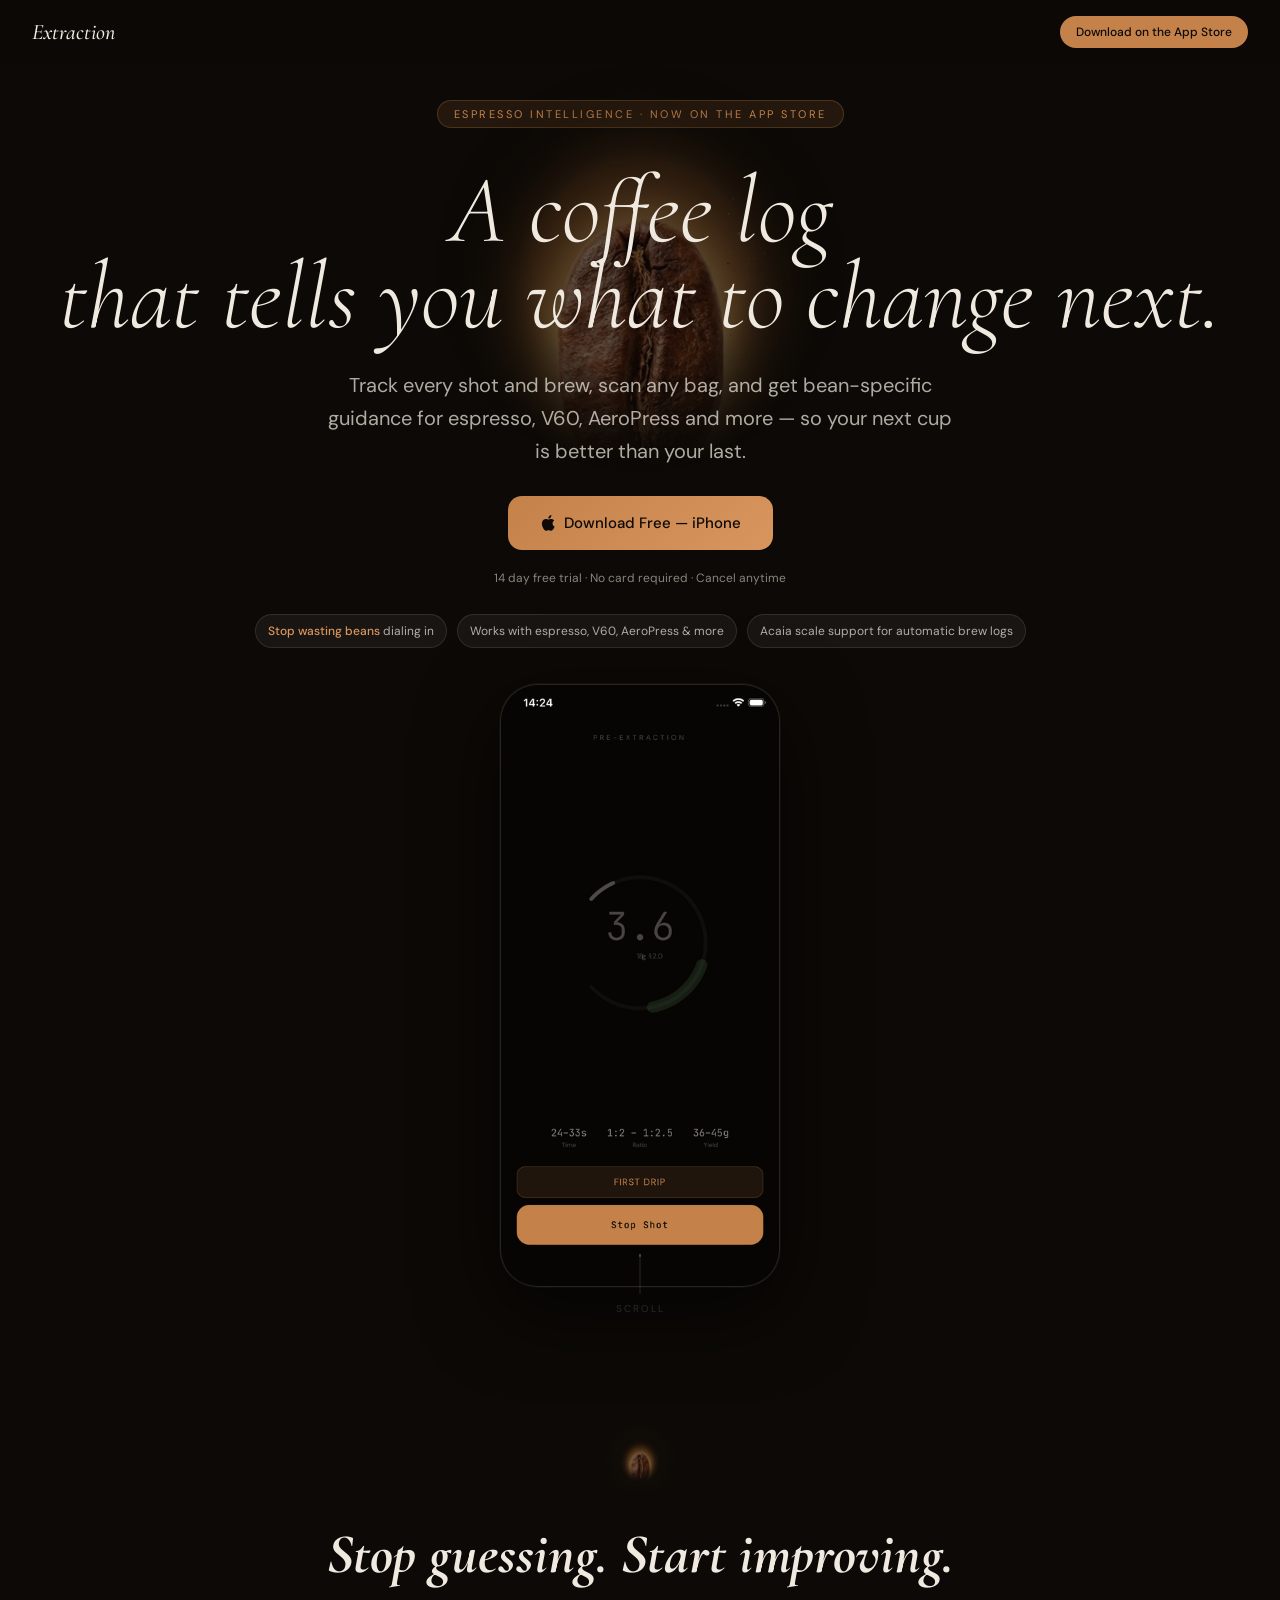
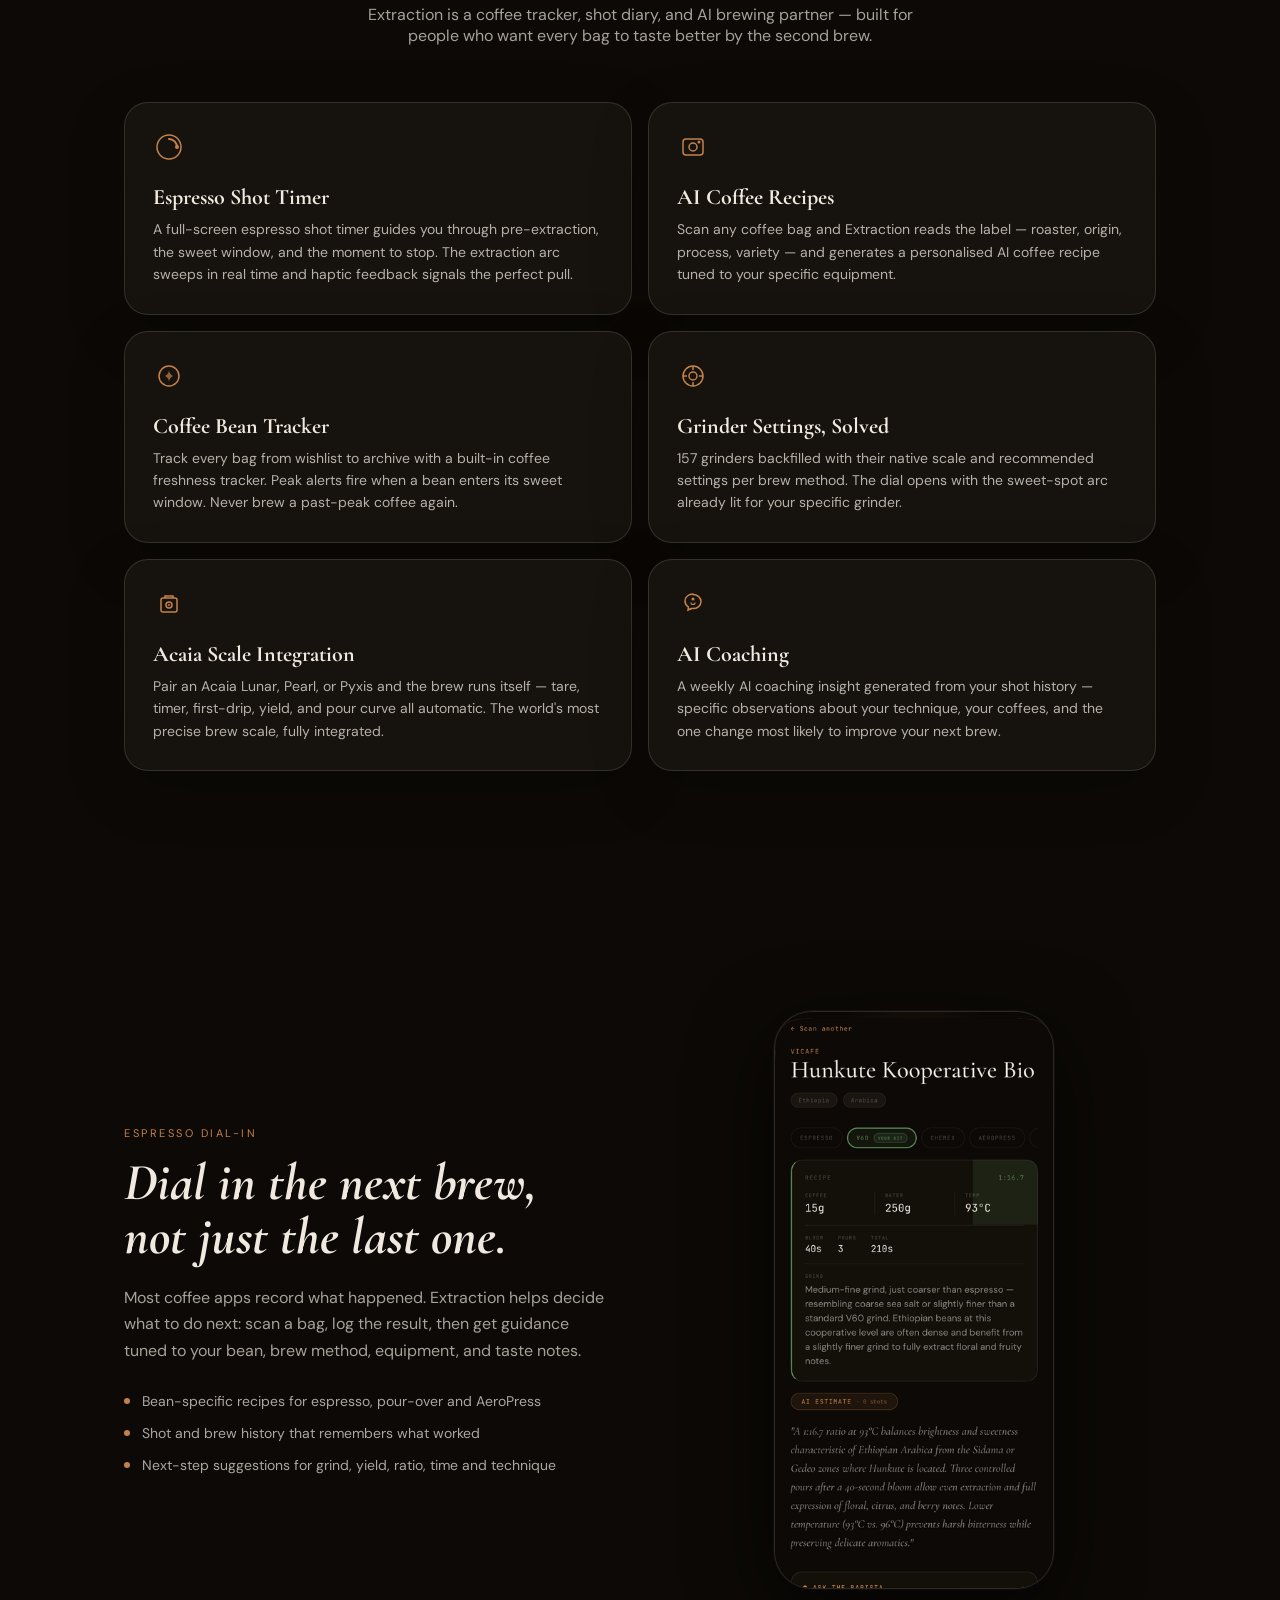
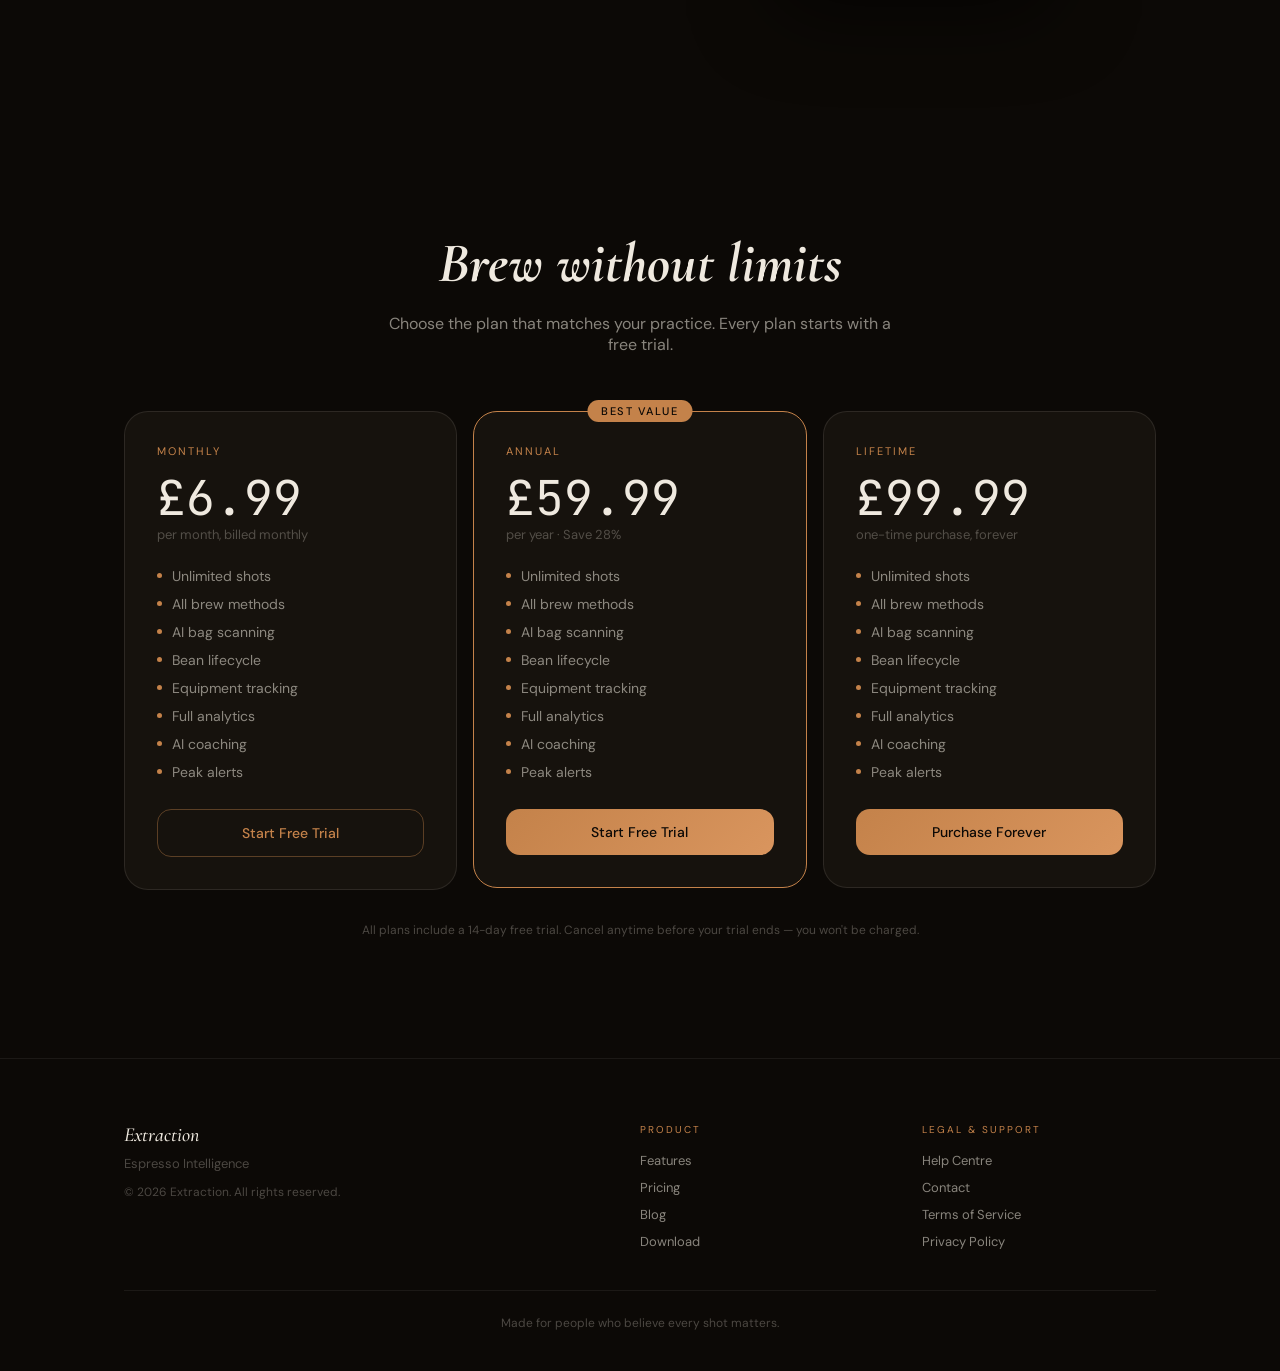
<file: index.html>
<!DOCTYPE html>
<html lang="en">
<head>
<meta charset="UTF-8">
<meta name="viewport" content="width=device-width, initial-scale=1.0">

<!-- Google Search Console ownership verification. Must stay in place
     even after verification succeeds — removing the tag un-verifies
     the property and Google stops indexing. -->
<meta name="google-site-verification" content="PVoaDQrfnLs1YKiIv0c4FsD_NfjkTiwHuCwMynQEUJ4" />

<!-- ── SEO primaries ─────────────────────────────────────────────────────
     Title + meta-description pair chosen per the April 2026 SEO brief.
     Title front-loads the two highest-volume category terms ("espresso
     log", "coffee tracker") and explicitly names the platform ("iPhone")
     because branded+platform queries ("espresso app iphone") are a
     dominant share of the target search intent. Meta description leads
     with the same framing and then pulls the four v2 differentiators
     (AI scan, Acaia, grinder DB, freshness) before the CTA cue. Kept
     under Google's ~160-char truncation band. -->
<title>Extraction — Espresso Log & Coffee Tracker App for iPhone</title>
<meta name="description" content="Extraction is the home barista app for serious espresso. AI bag scanning, Acaia scale integration, 157-grinder database, freshness tracking & shot analytics. Free trial.">

<!-- Canonical — Google needs a single authoritative URL so link equity
     consolidates. Omit the trailing slash to match the redirect rules
     in netlify.toml. -->
<link rel="canonical" href="https://extrctn.com/">

<!-- Open Graph + Twitter — mirror the SEO-tuned copy so shared links
     render the same message on iMessage, Slack, X, Reddit, etc. -->
<meta property="og:title" content="Extraction — Espresso Log & Coffee Tracker for iPhone">
<meta property="og:description" content="Pair an Acaia scale, scan any bag, dial in every shot. The home barista app for serious espresso.">
<meta property="og:image" content="https://extrctn.com/og-image.png">
<meta property="og:url" content="https://extrctn.com/">
<meta property="og:type" content="website">
<meta property="og:site_name" content="Extraction">
<meta name="twitter:card" content="summary_large_image">
<meta name="twitter:title" content="Extraction — Espresso Log & Coffee Tracker for iPhone">
<meta name="twitter:description" content="Pair an Acaia scale, scan any bag, dial in every shot. The home barista app for serious espresso.">
<meta name="twitter:image" content="https://extrctn.com/og-image.png">

<!-- App-store association for Smart App Banner on Safari iOS and for
     Apple's Universal Links metadata crawler. -->
<meta name="apple-itunes-app" content="app-id=6761392610">

<!-- Keywords meta — Google ignores it, but Bing still lightly weights it
     and some app-review aggregators scrape for it. Cheap hedge. -->
<meta name="keywords" content="espresso app, espresso log, coffee tracker, home barista app, brew log app, espresso shot timer, Acaia scale app, AI coffee recipe, espresso dial in app, coffee journal app, specialty coffee app, coffee bean tracker, grinder settings app">
<link rel="preconnect" href="https://fonts.googleapis.com">
<link rel="preconnect" href="https://fonts.gstatic.com" crossorigin>
<link href="https://fonts.googleapis.com/css2?family=Cormorant+Garamond:ital,wght@0,300;0,400;0,500;1,300;1,400;1,500&family=DM+Sans:wght@300;400;500&family=JetBrains+Mono:wght@300;400&display=swap" rel="stylesheet">
<style>
*, *::before, *::after { box-sizing: border-box; margin: 0; padding: 0; }
html { scroll-behavior: smooth; }
body {
  background: #0C0906;
  color: #EFE9DF;
  overflow-x: hidden;
  font-family: 'DM Sans', sans-serif;
  -webkit-font-smoothing: antialiased;
  -moz-osx-font-smoothing: grayscale;
}
a { text-decoration: none; color: inherit; transition: color 0.15s ease; }
button { cursor: pointer; border: none; background: none; font-family: 'DM Sans', sans-serif; }
input { font-family: 'DM Sans', sans-serif; }

/* ── NAV ── */
.nav {
  position: fixed; top: 0; left: 0; right: 0; z-index: 1000;
  height: 64px;
  background: rgba(12, 9, 6, 0.95);
  backdrop-filter: blur(12px); -webkit-backdrop-filter: blur(12px);
  display: flex; align-items: center; justify-content: space-between;
  padding: 0 32px;
  border-bottom: 1px solid transparent;
  transition: border-color 0.3s ease;
}
.nav.scrolled { border-bottom-color: rgba(239, 233, 223, 0.07); }
.nav-wordmark {
  font-family: 'Cormorant Garamond', serif;
  font-style: italic; font-weight: 500; font-size: 22px;
  color: #EFE9DF; user-select: none;
}
.nav-wordmark span { color: #EFE9DF; }
.nav-right { display: flex; align-items: center; gap: 20px; }
.nav-signin {
  font-family: 'DM Sans', sans-serif; font-size: 13px;
  color: rgba(239, 233, 223, 0.55);
}
.nav-signin:hover { color: #EFE9DF; }
.nav-download {
  font-family: 'DM Sans', sans-serif; font-size: 12px;
  background: #C4824A; color: #0C0906;
  border-radius: 20px; padding: 8px 16px;
  font-weight: 500; transition: background 0.15s ease;
}
.nav-download:hover { background: #D9955E; }
.nav-hamburger {
  display: none; flex-direction: column; gap: 5px; cursor: pointer;
  padding: 4px; background: none; border: none;
}
.nav-hamburger span {
  display: block; width: 22px; height: 1.5px; background: #EFE9DF;
  transition: transform 0.3s ease, opacity 0.3s ease;
}
@media (max-width: 767px) {
  .nav-signin { display: none; }
  .nav-hamburger { display: flex; }
  .nav-download { display: none; }
}

/* ── MOBILE MENU ── */
.mobile-menu {
  position: fixed; inset: 0; z-index: 999;
  background: #0C0906;
  display: flex; flex-direction: column; align-items: center; justify-content: center;
  gap: 32px;
  transform: translateY(-100%);
  transition: transform 0.4s cubic-bezier(0.4, 0, 0.2, 1);
}
.mobile-menu.open { transform: translateY(0); }
.mobile-menu a {
  font-family: 'Cormorant Garamond', serif;
  font-style: italic; font-size: 36px; color: #EFE9DF;
}
.mobile-menu a:hover { color: #C4824A; }
.mobile-close {
  position: absolute; top: 20px; right: 28px;
  font-family: 'DM Sans', sans-serif; font-size: 28px;
  color: #EFE9DF; background: none; border: none; cursor: pointer;
  line-height: 1;
}

/* ── SHARED ── */
.container { max-width: 1080px; margin: 0 auto; padding: 0 24px; }
.section-pad { padding: 120px 0; }
@media (max-width: 767px) { .section-pad { padding: 64px 0; } }

.features-section { padding-top: 88px; }
@media (max-width: 767px) { .features-section { padding-top: 56px; } }

/* ── FADE IN ── */
.fade-in {
  opacity: 0; transform: translateY(24px);
  transition: opacity 0.6s ease, transform 0.6s ease;
}
.fade-in.is-visible { opacity: 1; transform: translateY(0); }

/* ── HERO ── */
.hero {
  min-height: 100vh; display: flex; flex-direction: column;
  align-items: center; justify-content: center; text-align: center;
  padding: 100px 24px 60px;
  position: relative;
}
.hero-pill {
  font-family: 'DM Sans', sans-serif; font-size: 11px;
  text-transform: uppercase; letter-spacing: 2.5px;
  color: #C4824A;
  background: rgba(196, 130, 74, 0.13);
  border: 1px solid rgba(196, 130, 74, 0.25);
  border-radius: 999px; padding: 6px 16px;
  margin-bottom: 40px;
}
.hero-heading {
  font-family: 'Cormorant Garamond', serif;
  font-style: italic; font-weight: 300;
  font-size: 96px; line-height: 0.9;
  color: #EFE9DF; margin-bottom: 28px;
}
@media (max-width: 767px) { .hero-heading { font-size: 56px; } }
.hero-sub {
  font-family: 'DM Sans', sans-serif; font-size: 20px;
  color: rgba(239, 233, 223, 0.72);
  max-width: 640px; line-height: 1.65; margin: 0 auto 28px;
}
@media (max-width: 767px) { .hero-sub { font-size: 16px; } }
.hero-buttons { display: flex; gap: 12px; justify-content: center; flex-wrap: wrap; margin-bottom: 20px; }
.btn-primary {
  display: inline-flex; align-items: center; gap: 8px;
  font-family: 'DM Sans', sans-serif; font-weight: 500; font-size: 14px;
  background: linear-gradient(135deg, #C4824A, #D9955E);
  color: #0C0906; border-radius: 14px; padding: 16px 28px;
  transition: opacity 0.15s ease;
}
.btn-primary:hover { opacity: 0.9; }
.btn-primary.btn-large { font-size: 15px; padding: 17px 32px; }
.btn-secondary {
  display: inline-flex; align-items: center; gap: 8px;
  font-family: 'DM Sans', sans-serif; font-size: 14px;
  background: transparent; color: rgba(239, 233, 223, 0.7);
  border: 1px solid rgba(239, 233, 223, 0.2);
  border-radius: 14px; padding: 16px 28px;
  transition: border-color 0.15s ease, color 0.15s ease;
}
.btn-secondary:hover { border-color: rgba(239, 233, 223, 0.4); color: #EFE9DF; }
.hero-proof {
  font-family: 'DM Sans', sans-serif; font-size: 12px;
  color: rgba(239, 233, 223, 0.55); margin-bottom: 28px;
}
.hero-benefit-strip { display: flex; flex-wrap: wrap; justify-content: center; gap: 10px; margin: 0 auto 36px; max-width: 820px; }
.hero-benefit { font-family: 'DM Sans', sans-serif; font-size: 12px; color: rgba(239, 233, 223, 0.72); background: rgba(239, 233, 223, 0.055); border: 1px solid rgba(239, 233, 223, 0.11); border-radius: 999px; padding: 8px 12px; }
.hero-benefit strong { color: #D9955E; font-weight: 500; }

/* Hero bean behind heading */
.hero-heading-wrap {
  position: relative;
  display: inline-block;
}
.hero-bean-bg {
  position: absolute;
  top: 50%; left: 50%;
  transform: translate(-50%, -50%);
  width: 420px; height: 420px;
  object-fit: contain;
  opacity: 0.35;
  pointer-events: none;
  z-index: 0;
  animation: beanGlow 4s ease-in-out infinite;
}
@media (max-width: 767px) { .hero-bean-bg { width: 280px; height: 280px; } }
.hero-heading-wrap .hero-heading {
  position: relative;
  z-index: 1;
}
@keyframes beanGlow {
  0%, 100% { opacity: 0.35; transform: translate(-50%, -50%) scale(1); }
  50% { opacity: 0.45; transform: translate(-50%, -50%) scale(1.03); }
}

/* Phone mockup — screenshot in frame */
.phone-mockup {
  width: 280px; border-radius: 38px;
  border: 1.5px solid rgba(239, 233, 223, 0.12);
  background: #0C0906; overflow: hidden;
  position: relative; margin: 0 auto;
  box-shadow: 0 24px 80px rgba(0, 0, 0, 0.6), 0 0 0 1px rgba(239, 233, 223, 0.05);
}
@media (max-width: 767px) { .phone-mockup { width: 220px; } }
.phone-mockup img {
  display: block; width: 100%; height: auto;
  border-radius: 36px;
}

/* Scroll indicator */
.scroll-indicator {
  position: absolute; bottom: 32px; left: 50%; transform: translateX(-50%);
  display: flex; flex-direction: column; align-items: center; gap: 8px;
}
.scroll-line {
  width: 1px; height: 40px; background: rgba(239, 233, 223, 0.15);
  position: relative; overflow: hidden;
}
.scroll-dot {
  width: 3px; height: 3px; border-radius: 50%;
  background: rgba(239, 233, 223, 0.4);
  position: absolute; left: -1px;
  animation: scrollDot 2s ease-in-out infinite;
}
@keyframes scrollDot {
  0% { top: 0; opacity: 0; }
  30% { opacity: 1; }
  100% { top: 37px; opacity: 0; }
}
.scroll-text {
  font-family: 'DM Sans', sans-serif; font-size: 10px;
  text-transform: uppercase; letter-spacing: 2px;
  color: rgba(239, 233, 223, 0.15);
}

/* Section bean divider */
.section-bean-divider {
  text-align: center; margin-bottom: 32px;
}
.section-bean-icon {
  width: 48px; height: 48px;
  object-fit: contain;
  opacity: 0.5;
  filter: drop-shadow(0 0 20px rgba(196, 130, 74, 0.25));
}

/* ── FEATURES ── */
.features-heading {
  font-family: 'Cormorant Garamond', serif; font-style: italic;
  font-size: 56px; text-align: center; color: #EFE9DF; margin-bottom: 16px;
}
@media (max-width: 767px) { .features-heading { font-size: 38px; } }
.features-sub {
  font-family: 'DM Sans', sans-serif; font-size: 16px;
  color: rgba(239, 233, 223, 0.68); text-align: center;
  max-width: 560px; margin: 0 auto 56px;
}
.features-grid {
  display: grid; grid-template-columns: 1fr 1fr; gap: 16px;
}
@media (max-width: 767px) { .features-grid { grid-template-columns: 1fr; } }
.feature-card {
  background: #16120D;
  border: 1px solid rgba(239, 233, 223, 0.14);
  border-radius: 24px; padding: 28px;
  box-shadow: 0 18px 60px rgba(0, 0, 0, 0.18);
}
.feature-icon { margin-bottom: 16px; }
.feature-icon svg { width: 32px; height: 32px; }
.feature-name {
  font-family: 'Cormorant Garamond', serif; font-size: 22px;
  color: #EFE9DF; margin-bottom: 8px;
}
.feature-desc {
  font-family: 'DM Sans', sans-serif; font-size: 14px;
  color: rgba(239, 233, 223, 0.74); line-height: 1.6;
}

/* ── SPOTLIGHT ── */
.spotlight {
  display: grid; grid-template-columns: 1fr 1fr; gap: 64px; align-items: center;
}
@media (max-width: 767px) { .spotlight { grid-template-columns: 1fr; gap: 40px; } }
.spotlight-label {
  font-family: 'DM Sans', sans-serif; font-size: 11px;
  text-transform: uppercase; letter-spacing: 2.5px;
  color: #C4824A; margin-bottom: 16px;
}
.spotlight-heading {
  font-family: 'Cormorant Garamond', serif; font-style: italic;
  font-size: 52px; color: #EFE9DF; margin-bottom: 20px; line-height: 1.05;
}
@media (max-width: 767px) { .spotlight-heading { font-size: 36px; } }
.spotlight-body {
  font-family: 'DM Sans', sans-serif; font-size: 16px;
  color: rgba(239, 233, 223, 0.68); line-height: 1.65; margin-bottom: 28px;
}
.spotlight-details { display: flex; flex-direction: column; gap: 14px; }
.spotlight-detail {
  display: flex; align-items: center; gap: 12px;
  font-family: 'DM Sans', sans-serif; font-size: 14px;
  color: rgba(239, 233, 223, 0.7);
}
.spotlight-dot {
  width: 6px; height: 6px; border-radius: 50%; background: #C4824A; flex-shrink: 0;
}

/* Spotlight phone — screenshot in frame */
.spotlight-phone {
  width: 280px; border-radius: 38px;
  border: 1.5px solid rgba(239, 233, 223, 0.14);
  background: #0C0906; overflow: hidden;
  margin: 0 auto;
  box-shadow: 0 24px 80px rgba(0, 0, 0, 0.6), 0 0 0 1px rgba(239, 233, 223, 0.05);
}
@media (max-width: 767px) { .spotlight-phone { width: 240px; } }
.spotlight-phone img {
  display: block; width: 100%; height: auto;
  border-radius: 36px;
}

/* ── STATS ── */
.stats-section {
  background: #121009;
  border-top: 1px solid rgba(239, 233, 223, 0.07);
  border-bottom: 1px solid rgba(239, 233, 223, 0.07);
}
.stats-grid {
  display: grid; grid-template-columns: 1fr 1fr 1fr; gap: 48px; text-align: center;
}
@media (max-width: 767px) { .stats-grid { grid-template-columns: 1fr; gap: 40px; } }
.stat-number {
  font-family: 'JetBrains Mono', monospace; font-size: 64px;
  color: #C4824A; font-weight: 400; line-height: 1;
}
@media (max-width: 767px) { .stat-number { font-size: 48px; } }
.stat-label {
  font-family: 'DM Sans', sans-serif; font-size: 14px;
  color: rgba(239, 233, 223, 0.55); margin-top: 8px;
}
.stat-desc {
  font-family: 'DM Sans', sans-serif; font-size: 13px;
  color: rgba(239, 233, 223, 0.28); margin-top: 4px;
}

/* ── PRICING ── */
.pricing-heading {
  font-family: 'Cormorant Garamond', serif; font-style: italic;
  font-size: 56px; text-align: center; color: #EFE9DF; margin-bottom: 16px;
}
@media (max-width: 767px) { .pricing-heading { font-size: 38px; } }
.pricing-sub {
  font-family: 'DM Sans', sans-serif; font-size: 16px;
  color: rgba(239, 233, 223, 0.55); text-align: center;
  max-width: 520px; margin: 0 auto 56px;
}
.pricing-grid {
  display: grid; grid-template-columns: 1fr 1fr 1fr; gap: 16px;
  align-items: start;
}
@media (max-width: 767px) { .pricing-grid { grid-template-columns: 1fr; } }
.pricing-card {
  background: #16120D;
  border: 1px solid rgba(239, 233, 223, 0.10);
  border-radius: 24px; padding: 32px; position: relative;
}
.pricing-card.featured { border: 1.5px solid #C4824A; }
.pricing-badge {
  position: absolute; top: -12px; left: 50%; transform: translateX(-50%);
  background: #C4824A; color: #0C0906;
  font-family: 'DM Sans', sans-serif; font-size: 11px;
  text-transform: uppercase; letter-spacing: 1.5px; font-weight: 500;
  padding: 4px 14px; border-radius: 999px;
}
.pricing-plan {
  font-family: 'DM Sans', sans-serif; font-size: 11px;
  text-transform: uppercase; letter-spacing: 2px;
  color: #C4824A; margin-bottom: 16px;
}
.pricing-price {
  font-family: 'JetBrains Mono', monospace; font-size: 48px;
  color: #EFE9DF; font-weight: 400; line-height: 1;
}
.pricing-period {
  font-family: 'DM Sans', sans-serif; font-size: 13px;
  color: rgba(239, 233, 223, 0.28); margin-top: 4px; margin-bottom: 24px;
}
.pricing-features {
  list-style: none; margin-bottom: 28px;
  display: flex; flex-direction: column; gap: 10px;
}
.pricing-features li {
  font-family: 'DM Sans', sans-serif; font-size: 14px;
  color: rgba(239, 233, 223, 0.55);
  display: flex; align-items: center; gap: 10px;
}
.pricing-features li::before {
  content: ''; display: block; width: 5px; height: 5px;
  border-radius: 50%; background: #C4824A; flex-shrink: 0;
}
.pricing-cta-outlined {
  display: block; width: 100%; text-align: center;
  font-family: 'DM Sans', sans-serif; font-size: 14px; font-weight: 500;
  color: #C4824A; background: transparent;
  border: 1px solid rgba(196, 130, 74, 0.4);
  border-radius: 14px; padding: 14px 0;
  transition: background 0.15s ease, border-color 0.15s ease;
}
.pricing-cta-outlined:hover { background: rgba(196, 130, 74, 0.08); border-color: #C4824A; }
.pricing-cta-filled {
  display: block; width: 100%; text-align: center;
  font-family: 'DM Sans', sans-serif; font-size: 14px; font-weight: 500;
  color: #0C0906;
  background: linear-gradient(135deg, #C4824A, #D9955E);
  border-radius: 14px; padding: 14px 0; border: none;
  transition: opacity 0.15s ease;
}
.pricing-cta-filled:hover { opacity: 0.9; }
.pricing-note {
  font-family: 'DM Sans', sans-serif; font-size: 12px;
  color: rgba(239, 233, 223, 0.28); text-align: center;
  margin-top: 32px;
}

/* ── FOOTER ── */
.footer {
  background: #0C0906;
  border-top: 1px solid rgba(239, 233, 223, 0.07);
  padding: 64px 0 40px;
}
.footer-grid {
  display: grid; grid-template-columns: 2fr 1fr 1fr; gap: 48px;
}
@media (max-width: 767px) { .footer-grid { grid-template-columns: 1fr; gap: 32px; } }
.footer-wordmark {
  font-family: 'Cormorant Garamond', serif; font-style: italic;
  font-weight: 500; font-size: 20px; color: #EFE9DF; margin-bottom: 8px;
}
.footer-wordmark span { color: #EFE9DF; }
.footer-tagline {
  font-family: 'DM Sans', sans-serif; font-size: 13px;
  color: rgba(239, 233, 223, 0.28); margin-bottom: 12px;
}
.footer-copy {
  font-family: 'DM Sans', sans-serif; font-size: 12px;
  color: rgba(239, 233, 223, 0.28);
}
.footer-col-heading {
  font-family: 'DM Sans', sans-serif; font-size: 10px;
  text-transform: uppercase; letter-spacing: 2px;
  color: #C4824A; margin-bottom: 16px;
}
.footer-links { display: flex; flex-direction: column; gap: 10px; }
.footer-links a {
  font-family: 'DM Sans', sans-serif; font-size: 13px;
  color: rgba(239, 233, 223, 0.55);
}
.footer-links a:hover { color: #EFE9DF; }
.footer-separator {
  border: none; border-top: 1px solid rgba(239, 233, 223, 0.07);
  margin: 40px 0 24px;
}
.footer-bottom {
  font-family: 'DM Sans', sans-serif; font-size: 12px;
  color: rgba(239, 233, 223, 0.28); text-align: center;
}

/* Focus styles for accessibility */
a:focus-visible, button:focus-visible, input:focus-visible {
  outline: 2px solid #C4824A; outline-offset: 2px;
}
</style>

<!-- ── Structured data ────────────────────────────────────────────────────
     SoftwareApplication schema unlocks a rich snippet in Google results
     (name, platform, price, rating pulled from the App Store graph).
     Also feeds the knowledge panel and AI answer boxes. Price of 0 is
     correct — the app is free to download with IAPs, which is how Apple
     categorises it. Update aggregateRating when we have enough ASC
     ratings to be worth displaying (threshold usually ~25). -->
<script type="application/ld+json">
{
  "@context": "https://schema.org",
  "@type": "SoftwareApplication",
  "name": "Extraction",
  "alternateName": "Extraction — Espresso Log & Coffee Tracker",
  "description": "Espresso log and coffee tracker for home baristas. AI bag scanning, Acaia scale integration, 157-grinder database, freshness tracking, shot analytics, AI coaching.",
  "applicationCategory": "LifestyleApplication",
  "applicationSubCategory": "Food & Drink",
  "operatingSystem": "iOS 15.0",
  "url": "https://extrctn.com/",
  "downloadUrl": "https://apps.apple.com/us/app/extraction/id6761392610",
  "installUrl": "https://apps.apple.com/us/app/extraction/id6761392610",
  "image": "https://extrctn.com/og-image.png",
  "offers": {
    "@type": "Offer",
    "price": "0",
    "priceCurrency": "USD",
    "availability": "https://schema.org/InStock"
  },
  "author": {
    "@type": "Organization",
    "name": "Extraction",
    "url": "https://extrctn.com/"
  },
  "publisher": {
    "@type": "Organization",
    "name": "Extraction",
    "url": "https://extrctn.com/"
  }
}
</script>

<!-- Organization schema — tells Google that Extraction is a branded
     entity, unlocks knowledge-panel eligibility. -->
<script type="application/ld+json">
{
  "@context": "https://schema.org",
  "@type": "Organization",
  "name": "Extraction",
  "url": "https://extrctn.com/",
  "logo": "https://extrctn.com/og-image.png",
  "sameAs": [
    "https://apps.apple.com/us/app/extraction/id6761392610"
  ]
}
</script>

<!-- WebSite schema enables sitelinks search box eligibility and makes
     the homepage machine-parseable as the site entry. -->
<script type="application/ld+json">
{
  "@context": "https://schema.org",
  "@type": "WebSite",
  "name": "Extraction",
  "url": "https://extrctn.com/",
  "inLanguage": "en"
}
</script>
</head>
<body>

<!-- NAV -->
<nav class="nav" id="nav" role="navigation" aria-label="Main navigation">
  <a href="/" class="nav-wordmark" aria-label="Extraction home">Extrac<span>tion</span></a>
  <div class="nav-right">
      <a href="https://apps.apple.com/us/app/extraction/id6761392610" class="nav-download" role="button" target="_blank" rel="noopener">Download on the App Store</a>
    <button class="nav-hamburger" aria-label="Open menu" id="hamburgerBtn">
      <span></span><span></span><span></span>
    </button>
  </div>
</nav>

<!-- MOBILE MENU -->
<div class="mobile-menu" id="mobileMenu" role="dialog" aria-label="Mobile navigation">
  <button class="mobile-close" aria-label="Close menu" id="mobileClose">&times;</button>
  <a href="#features" onclick="closeMobile()">Features</a>
  <a href="#pricing" onclick="closeMobile()">Pricing</a>
  <a href="https://apps.apple.com/us/app/extraction/id6761392610" class="btn-primary" style="font-size:16px;margin-top:12px;" target="_blank" rel="noopener" onclick="closeMobile()">Download</a>
</div>

<!-- HERO
     H1 front-loads the two highest-priority target queries ("espresso
     log", "home baristas") in the same italic treatment as the old
     "Espresso Intelligence" brand mark. The editorial tone is preserved
     — this isn't a keyword-stuffed headline, it's a sentence that
     happens to contain the two phrases Google ranks us for. The
     "Espresso Intelligence" phrase is kept as the nav pill eyebrow so
     the brand identity survives the rewrite. -->
<section class="hero" id="hero">
  <div class="hero-pill fade-in">Espresso Intelligence · Now on the App Store</div>
  <div class="hero-heading-wrap">
    <img src="bean.png" alt="" class="hero-bean-bg" aria-hidden="true">
    <h1 class="hero-heading fade-in">A coffee log<br>that tells you what to change next.</h1>
  </div>
  <p class="hero-sub fade-in">Track every shot and brew, scan any bag, and get bean-specific guidance for espresso, V60, AeroPress and more — so your next cup is better than your last.</p>
  <div class="hero-buttons fade-in">
    <a href="https://apps.apple.com/us/app/extraction/id6761392610" class="btn-primary btn-large" target="_blank" rel="noopener">
      <svg width="16" height="16" viewBox="0 0 16 16" fill="none" aria-hidden="true"><path d="M12.52 8.42c-.02-1.97 1.6-2.92 1.68-2.97-.92-1.34-2.34-1.52-2.85-1.55-1.21-.12-2.37.72-2.98.72-.62 0-1.57-.7-2.59-.68-1.33.02-2.56.78-3.24 1.97-1.39 2.4-.35 5.95.99 7.9.66.95 1.44 2.02 2.47 1.98.99-.04 1.37-.64 2.57-.64 1.2 0 1.54.64 2.58.62 1.07-.02 1.74-.97 2.39-1.93.76-1.1 1.07-2.17 1.08-2.22-.02-.01-2.08-.8-2.1-3.2zM10.58 2.46c.54-.67.91-1.59.81-2.51-.78.03-1.73.52-2.29 1.18-.5.58-.94 1.52-.82 2.41.87.07 1.76-.44 2.3-1.08z" fill="#0C0906"/></svg>
      Download Free — iPhone
    </a>
  </div>
  <p class="hero-proof fade-in">14 day free trial &middot; No card required &middot; Cancel anytime</p>
  <div class="hero-benefit-strip fade-in" aria-label="Key benefits">
    <div class="hero-benefit"><strong>Stop wasting beans</strong> dialing in</div>
    <div class="hero-benefit">Works with espresso, V60, AeroPress &amp; more</div>
    <div class="hero-benefit">Acaia scale support for automatic brew logs</div>
  </div>

  <div class="phone-mockup fade-in">
    <img src="screenshot-timer.png" alt="Extraction dial-in timer showing a live espresso shot with arc visualisation and sweet window" loading="lazy">
  </div>

  <div class="scroll-indicator" aria-hidden="true">
    <div class="scroll-line"><div class="scroll-dot"></div></div>
    <div class="scroll-text">Scroll</div>
  </div>
</section>

<!-- FEATURES -->
<section class="section-pad features-section" id="features">
  <div class="container">
    <div class="section-bean-divider" aria-hidden="true">
      <img src="bean-small.png" alt="" class="section-bean-icon">
    </div>
    <h2 class="features-heading fade-in">Stop guessing. Start improving.</h2>
    <p class="features-sub fade-in">Extraction is a coffee tracker, shot diary, and AI brewing partner — built for people who want every bag to taste better by the second brew.</p>
    <div class="features-grid">

      <!-- Each feature card's copy is tuned to carry one of the priority
           keywords from the SEO brief: "espresso shot timer", "AI
           coffee recipe", "coffee bean tracker" / "coffee freshness
           tracker", "grinder settings app", "Acaia scale app",
           "espresso dial in app". Target phrases appear naturally in
           the body copy rather than stuffed into headings. -->
      <div class="feature-card fade-in" style="transition-delay:0s">
        <div class="feature-icon">
          <svg width="32" height="32" viewBox="0 0 32 32" fill="none"><circle cx="16" cy="16" r="12" stroke="#C4824A" stroke-width="1.5" fill="none"/><path d="M16 8 A8 8 0 0 1 24 16" stroke="#C4824A" stroke-width="2" stroke-linecap="round" fill="none"/><circle cx="24" cy="16" r="2" fill="#C4824A"/></svg>
        </div>
        <h3 class="feature-name">Espresso Shot Timer</h3>
        <p class="feature-desc">A full-screen espresso shot timer guides you through pre-extraction, the sweet window, and the moment to stop. The extraction arc sweeps in real time and haptic feedback signals the perfect pull.</p>
      </div>

      <div class="feature-card fade-in" style="transition-delay:0.1s">
        <div class="feature-icon">
          <svg width="32" height="32" viewBox="0 0 32 32" fill="none"><rect x="6" y="8" width="20" height="16" rx="3" stroke="#C4824A" stroke-width="1.5" fill="none"/><circle cx="16" cy="16" r="4" stroke="#C4824A" stroke-width="1.5" fill="none"/><circle cx="22" cy="11" r="1.5" fill="#C4824A"/></svg>
        </div>
        <h3 class="feature-name">AI Coffee Recipes</h3>
        <p class="feature-desc">Scan any coffee bag and Extraction reads the label — roaster, origin, process, variety — and generates a personalised AI coffee recipe tuned to your specific equipment.</p>
      </div>

      <div class="feature-card fade-in" style="transition-delay:0.2s">
        <div class="feature-icon">
          <svg width="32" height="32" viewBox="0 0 32 32" fill="none"><circle cx="16" cy="16" r="10" stroke="#C4824A" stroke-width="1.5" fill="none"/><path d="M16 10c0 3-2 5-4 6 2 1 4 3 4 6 0-3 2-5 4-6-2-1-4-3-4-6z" fill="#C4824A" opacity="0.7"/></svg>
        </div>
        <h3 class="feature-name">Coffee Bean Tracker</h3>
        <p class="feature-desc">Track every bag from wishlist to archive with a built-in coffee freshness tracker. Peak alerts fire when a bean enters its sweet window. Never brew a past-peak coffee again.</p>
      </div>

      <div class="feature-card fade-in" style="transition-delay:0.3s">
        <div class="feature-icon">
          <svg width="32" height="32" viewBox="0 0 32 32" fill="none"><circle cx="16" cy="16" r="10" stroke="#C4824A" stroke-width="1.5" fill="none"/><circle cx="16" cy="16" r="4" stroke="#C4824A" stroke-width="1.5" fill="none"/><line x1="16" y1="6" x2="16" y2="10" stroke="#C4824A" stroke-width="1.5"/><line x1="16" y1="22" x2="16" y2="26" stroke="#C4824A" stroke-width="1.5"/><line x1="6" y1="16" x2="10" y2="16" stroke="#C4824A" stroke-width="1.5"/><line x1="22" y1="16" x2="26" y2="16" stroke="#C4824A" stroke-width="1.5"/></svg>
        </div>
        <h3 class="feature-name">Grinder Settings, Solved</h3>
        <p class="feature-desc">157 grinders backfilled with their native scale and recommended settings per brew method. The dial opens with the sweet-spot arc already lit for your specific grinder.</p>
      </div>

      <div class="feature-card fade-in" style="transition-delay:0.4s">
        <div class="feature-icon">
          <svg width="32" height="32" viewBox="0 0 32 32" fill="none"><rect x="8" y="10" width="16" height="14" rx="2" stroke="#C4824A" stroke-width="1.5" fill="none"/><circle cx="16" cy="17" r="3" stroke="#C4824A" stroke-width="1.5" fill="none"/><circle cx="16" cy="17" r="1" fill="#C4824A"/><path d="M12 10V8h8v2" stroke="#C4824A" stroke-width="1.5" fill="none"/></svg>
        </div>
        <h3 class="feature-name">Acaia Scale Integration</h3>
        <p class="feature-desc">Pair an Acaia Lunar, Pearl, or Pyxis and the brew runs itself — tare, timer, first-drip, yield, and pour curve all automatic. The world's most precise brew scale, fully integrated.</p>
      </div>

      <div class="feature-card fade-in" style="transition-delay:0.5s">
        <div class="feature-icon">
          <svg width="32" height="32" viewBox="0 0 32 32" fill="none"><path d="M16 6c-4.4 0-8 3.1-8 7 0 2.4 1.3 4.5 3.3 5.8.2 1.4-.3 3.2-.3 3.2s2.5-1 3.5-1.5c.5.1 1 .1 1.5.1 4.4 0 8-3.1 8-7s-3.6-7-8-7z" stroke="#C4824A" stroke-width="1.5" fill="none"/><circle cx="16" cy="11" r="1.5" fill="#C4824A"/><path d="M14 14.5c0 1.1.9 2 2 2s2-.9 2-2" stroke="#C4824A" stroke-width="1.2" fill="none"/></svg>
        </div>
        <h3 class="feature-name">AI Coaching</h3>
        <p class="feature-desc">A weekly AI coaching insight generated from your shot history — specific observations about your technique, your coffees, and the one change most likely to improve your next brew.</p>
      </div>

    </div>
  </div>
</section>

<!-- SPOTLIGHT -->
<section class="section-pad">
  <div class="container">
    <div class="spotlight">
      <div class="fade-in">
        <div class="spotlight-label">Espresso Dial-In</div>
        <h2 class="spotlight-heading">Dial in the next brew, not just the last one.</h2>
        <p class="spotlight-body">Most coffee apps record what happened. Extraction helps decide what to do next: scan a bag, log the result, then get guidance tuned to your bean, brew method, equipment, and taste notes.</p>
        <div class="spotlight-details">
          <div class="spotlight-detail"><div class="spotlight-dot"></div>Bean-specific recipes for espresso, pour-over and AeroPress</div>
          <div class="spotlight-detail"><div class="spotlight-dot"></div>Shot and brew history that remembers what worked</div>
          <div class="spotlight-detail"><div class="spotlight-dot"></div>Next-step suggestions for grind, yield, ratio, time and technique</div>
        </div>
      </div>
      <div class="fade-in" style="transition-delay:0.15s">
        <div class="spotlight-phone">
          <img src="screenshot-scan.png" alt="Extraction AI bag scan showing V60 brew recipe for Hunkute Kooperative Bio" loading="lazy">
        </div>
      </div>
    </div>
  </div>
</section>


<!-- PRICING -->
<section class="section-pad" id="pricing">
  <div class="container">
    <h2 class="pricing-heading fade-in">Brew without limits</h2>
    <p class="pricing-sub fade-in">Choose the plan that matches your practice. Every plan starts with a free trial.</p>
    <div class="pricing-grid">

      <div class="pricing-card fade-in" style="transition-delay:0s">
        <div class="pricing-plan">Monthly</div>
        <div class="pricing-price" id="priceMonthly">&pound;6.99</div>
        <div class="pricing-period" id="periodMonthly">per month, billed monthly</div>
        <ul class="pricing-features">
          <li>Unlimited shots</li>
          <li>All brew methods</li>
          <li>AI bag scanning</li>
          <li>Bean lifecycle</li>
          <li>Equipment tracking</li>
          <li>Full analytics</li>
          <li>AI coaching</li>
          <li>Peak alerts</li>
        </ul>
        <a href="https://apps.apple.com/us/app/extraction/id6761392610" class="pricing-cta-outlined" role="button" target="_blank" rel="noopener">Start Free Trial</a>
      </div>

      <div class="pricing-card featured fade-in" style="transition-delay:0.1s">
        <div class="pricing-badge">Best Value</div>
        <div class="pricing-plan">Annual</div>
        <div class="pricing-price" id="priceAnnual">&pound;59.99</div>
        <div class="pricing-period" id="periodAnnual">per year &middot; Save 28%</div>
        <ul class="pricing-features">
          <li>Unlimited shots</li>
          <li>All brew methods</li>
          <li>AI bag scanning</li>
          <li>Bean lifecycle</li>
          <li>Equipment tracking</li>
          <li>Full analytics</li>
          <li>AI coaching</li>
          <li>Peak alerts</li>
        </ul>
        <a href="https://apps.apple.com/us/app/extraction/id6761392610" class="pricing-cta-filled" role="button" target="_blank" rel="noopener">Start Free Trial</a>
      </div>

      <div class="pricing-card fade-in" style="transition-delay:0.2s">
        <div class="pricing-plan">Lifetime</div>
        <div class="pricing-price" id="priceLifetime">&pound;99.99</div>
        <div class="pricing-period">one-time purchase, forever</div>
        <ul class="pricing-features">
          <li>Unlimited shots</li>
          <li>All brew methods</li>
          <li>AI bag scanning</li>
          <li>Bean lifecycle</li>
          <li>Equipment tracking</li>
          <li>Full analytics</li>
          <li>AI coaching</li>
          <li>Peak alerts</li>
        </ul>
        <a href="https://apps.apple.com/us/app/extraction/id6761392610" class="pricing-cta-filled" role="button" target="_blank" rel="noopener">Purchase Forever</a>
      </div>

    </div>
    <p class="pricing-note fade-in">All plans include a 14-day free trial. Cancel anytime before your trial ends — you won't be charged.</p>
  </div>
</section>

<!-- FOOTER -->
<footer class="footer" id="footer">
  <div class="container">
    <div class="footer-grid">
      <div>
        <div class="footer-wordmark">Extrac<span>tion</span></div>
        <div class="footer-tagline">Espresso Intelligence</div>
        <div class="footer-copy">&copy; 2026 Extraction. All rights reserved.</div>
      </div>
      <div>
        <div class="footer-col-heading">Product</div>
        <div class="footer-links">
          <a href="#features">Features</a>
          <a href="#pricing">Pricing</a>
          <a href="/blog/">Blog</a>
          <a href="https://apps.apple.com/us/app/extraction/id6761392610" target="_blank" rel="noopener">Download</a>
        </div>
      </div>
      <div>
        <div class="footer-col-heading">Legal &amp; Support</div>
        <div class="footer-links">
          <a href="/support">Help Centre</a>
          <a href="mailto:support@extrctn.com">Contact</a>
          <a href="/terms">Terms of Service</a>
          <a href="/privacy">Privacy Policy</a>
        </div>
      </div>
    </div>
    <hr class="footer-separator">
    <div class="footer-bottom">Made for people who believe every shot matters.</div>
  </div>
</footer>

<script>
(function() {
  // Nav scroll border
  var nav = document.getElementById('nav');
  window.addEventListener('scroll', function() {
    if (window.scrollY > 20) {
      nav.classList.add('scrolled');
    } else {
      nav.classList.remove('scrolled');
    }
  }, { passive: true });

  // Mobile menu
  var hamburger = document.getElementById('hamburgerBtn');
  var mobileMenu = document.getElementById('mobileMenu');
  var mobileClose = document.getElementById('mobileClose');

  hamburger.addEventListener('click', function() {
    mobileMenu.classList.add('open');
    mobileClose.focus();
  });
  mobileClose.addEventListener('click', function() {
    mobileMenu.classList.remove('open');
    hamburger.focus();
  });
  window.closeMobile = function() {
    mobileMenu.classList.remove('open');
  };

  // Fade-in IntersectionObserver
  var fadeEls = document.querySelectorAll('.fade-in');
  if ('IntersectionObserver' in window) {
    var observer = new IntersectionObserver(function(entries) {
      entries.forEach(function(entry) {
        if (entry.isIntersecting) {
          entry.target.classList.add('is-visible');
          observer.unobserve(entry.target);
        }
      });
    }, { threshold: 0.15 });
    fadeEls.forEach(function(el) { observer.observe(el); });
  } else {
    fadeEls.forEach(function(el) { el.classList.add('is-visible'); });
  }

  // Geo-pricing — monthly prices from App Store Connect, annual ≈ 8.58×, lifetime ≈ 12.5×
  // Format: [symbol, monthly, decimals, isPrefix]
  var CURR = {
    USD: ['$',7.99,2,1], EUR: ['\u20AC',8.99,2,1], GBP: ['\u00A3',7.99,2,1],
    CHF: ['CHF\u00A0',7.00,2,1], AUD: ['A$',12.99,2,1], CAD: ['CA$',9.99,2,1],
    BRL: ['R$',49.90,2,1], CNY: ['\u00A5',58,0,1], CLP: ['CLP\u00A0',9990,0,1],
    COP: ['COP\u00A0',39900,0,1], CZK: ['',199,0,0,' K\u010D'], DKK: ['',69,0,0,' kr'],
    EGP: ['E\u00A3',399.99,2,1], HKD: ['HK$',58,0,1], HUF: ['',3490,0,0,' Ft'],
    IDR: ['Rp',129000,0,1], ILS: ['\u20AA',29.90,2,1], INR: ['\u20B9',799,0,1],
    JPY: ['\u00A5',1300,0,1], KRW: ['\u20A9',11000,0,1], KZT: ['\u20B8',4990,0,1],
    MXN: ['MX$',179,0,1], MYR: ['RM',39.90,2,1], NGN: ['\u20A6',12900,0,1],
    NOK: ['',99,0,0,' kr'], NZD: ['NZ$',14.99,2,1], PEN: ['S/',34.90,2,1],
    PHP: ['\u20B1',499,0,1], PLN: ['',39.99,2,0,' z\u0142'], QAR: ['QR',29.99,2,1],
    RON: ['',39.99,2,0,' lei'], RUB: ['\u20BD',699,0,1], SAR: ['SR',34.99,2,1],
    SEK: ['',99,0,0,' kr'], SGD: ['S$',9.98,2,1], THB: ['\u0E3F',299,0,1],
    TRY: ['\u20BA',399.99,2,1], TWD: ['NT$',290,0,1], TZS: ['TSh',22900,0,1],
    VND: ['\u20AB',249000,0,1], ZAR: ['R',149.99,2,1], AED: ['AED\u00A0',29.99,2,1],
    PKR: ['Rs',2200,0,1]
  };
  // Country code → currency code
  var CC = {
    CH:'CHF',US:'USD',GB:'GBP',AU:'AUD',CA:'CAD',JP:'JPY',KR:'KRW',
    BR:'BRL',IN:'INR',MX:'MXN',CN:'CNY',HK:'HKD',TW:'TWD',SG:'SGD',
    NZ:'NZD',TH:'THB',PH:'PHP',MY:'MYR',ID:'IDR',VN:'VND',
    SE:'SEK',NO:'NOK',DK:'DKK',PL:'PLN',CZ:'CZK',HU:'HUF',RO:'RON',
    TR:'TRY',ZA:'ZAR',EG:'EGP',NG:'NGN',KE:'USD',SA:'SAR',AE:'AED',
    QA:'QAR',KW:'USD',IL:'ILS',PK:'PKR',KZ:'KZT',
    CL:'CLP',CO:'COP',PE:'PEN',TZ:'TZS',RU:'RUB',
    AT:'EUR',BE:'EUR',BG:'EUR',HR:'EUR',CY:'EUR',EE:'EUR',FI:'EUR',
    FR:'EUR',DE:'EUR',GR:'EUR',IE:'EUR',IT:'EUR',LV:'EUR',LT:'EUR',
    LU:'EUR',MT:'EUR',NL:'EUR',PT:'EUR',SK:'EUR',SI:'EUR',ES:'EUR',
    BA:'EUR',XK:'EUR',ME:'EUR',RS:'EUR'
  };

  function fmtPrice(val, c) {
    var d = c[2], s;
    if (d === 0) {
      s = Math.round(val).toLocaleString('en');
    } else {
      s = val.toFixed(2);
    }
    return c[3] ? c[0] + s : s + (c[4] || c[0]);
  }

  function roundNice(val, dec) {
    if (dec > 0) return Math.floor(val) + 0.99;
    if (val >= 50000) return Math.round(val / 10000) * 10000;
    if (val >= 5000) return Math.round(val / 1000) * 1000;
    if (val >= 500) return Math.round(val / 100) * 100;
    if (val >= 50) return Math.round(val / 10) * 10;
    return Math.round(val);
  }

  function setPricing(cc) {
    var code = CC[cc] || 'USD';
    var c = CURR[code] || CURR.USD;
    var mo = c[1];
    var annual = roundNice(mo * 8.58, c[2]);
    var lifetime = roundNice(mo * 12.5, c[2]);

    document.getElementById('priceMonthly').textContent = fmtPrice(mo, c);
    document.getElementById('priceAnnual').textContent = fmtPrice(annual, c);
    document.getElementById('priceLifetime').textContent = fmtPrice(lifetime, c);
    document.getElementById('periodAnnual').innerHTML = 'per year &middot; Save 28%';
  }

  fetch('https://ipapi.co/country_code/')
    .then(function(r) { return r.text(); })
    .then(function(cc) { setPricing(cc.trim()); })
    .catch(function() { /* keep defaults */ });

})();
</script>
</body>
</html>
</file>
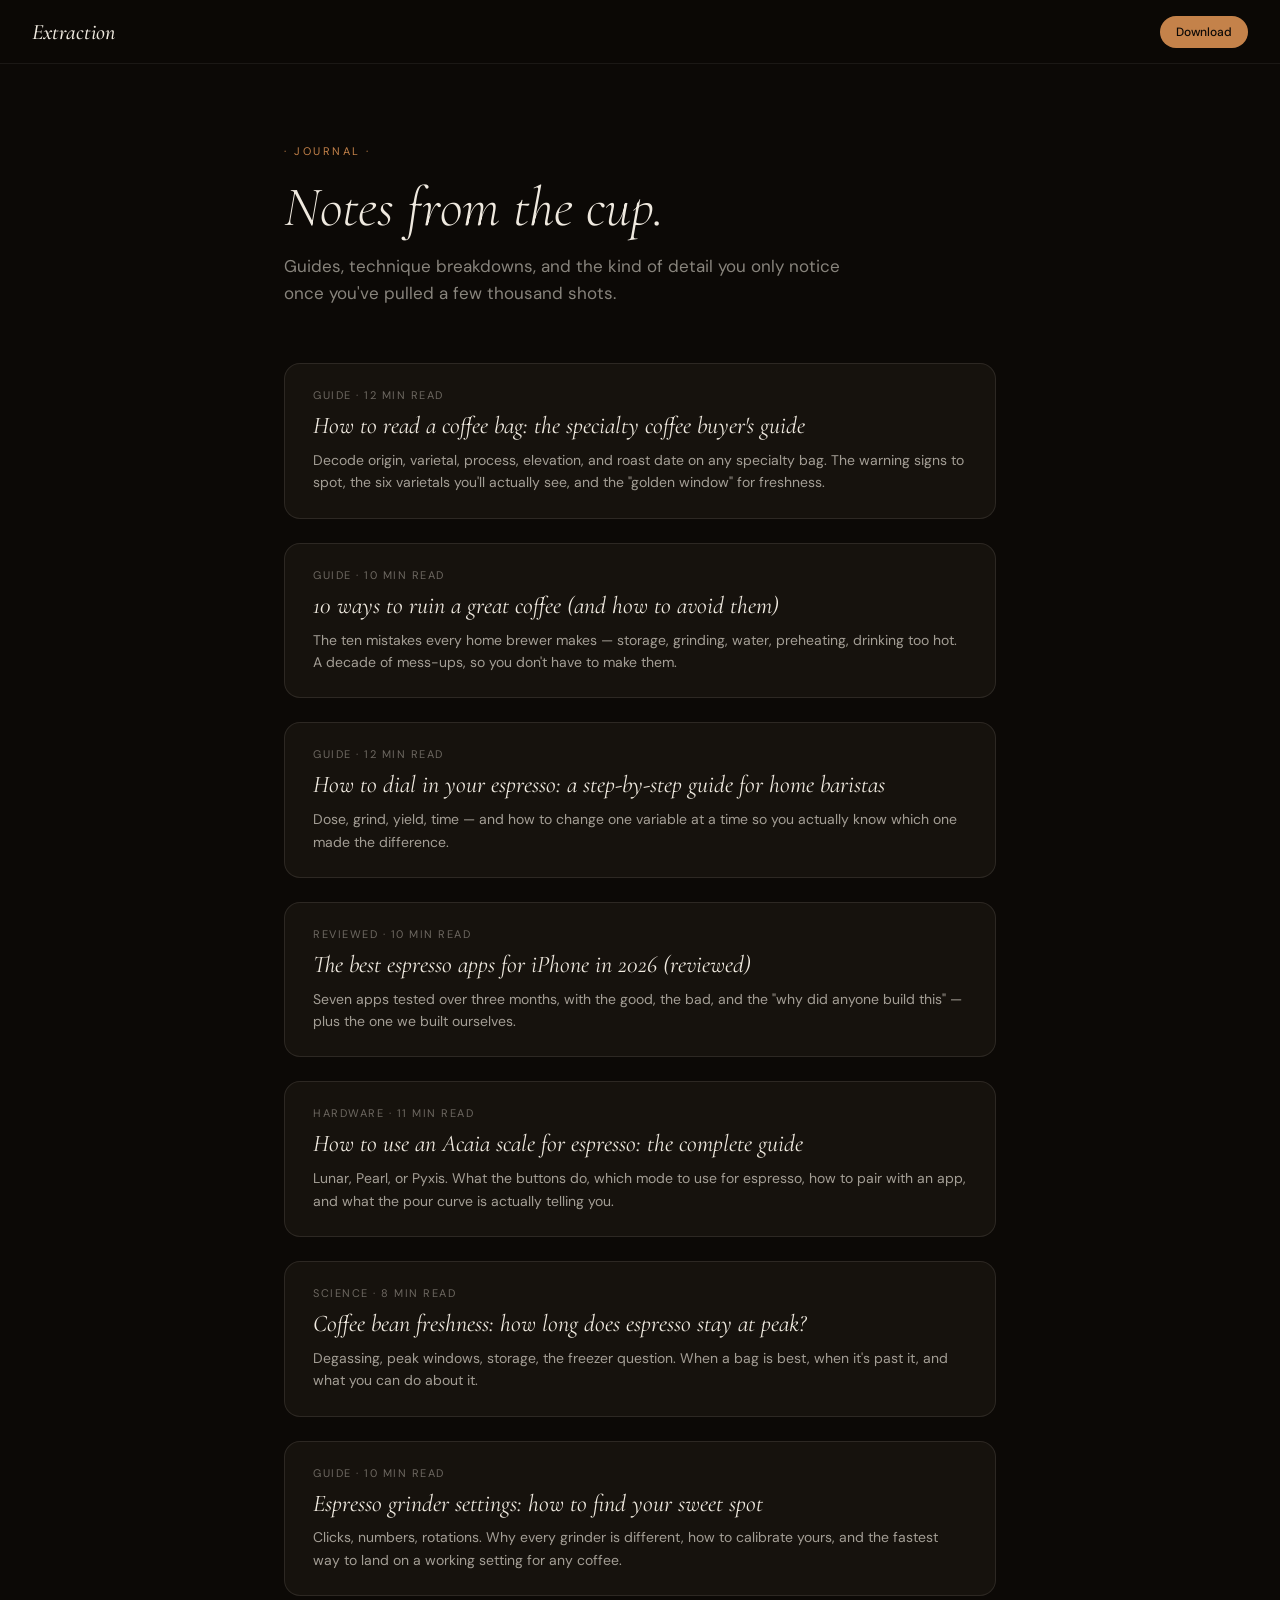
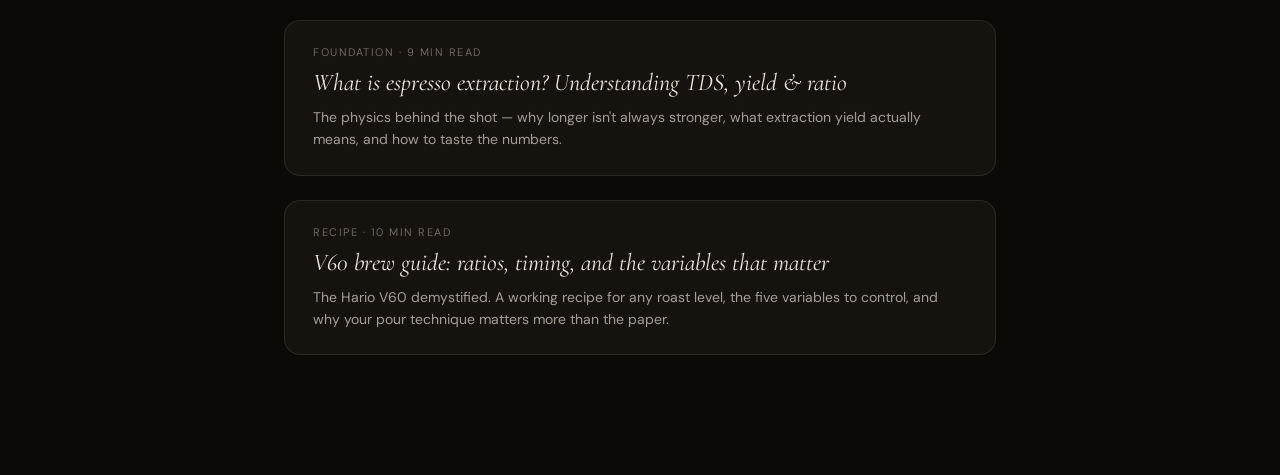
<file: blog/index.html>
<!DOCTYPE html>
<html lang="en">
<head>
<meta charset="UTF-8">
<meta name="viewport" content="width=device-width, initial-scale=1.0">

<title>Blog — Extraction · Espresso Log & Coffee Tracker</title>
<meta name="description" content="Guides, technique breakdowns, and reviews for home baristas. Dial in espresso, choose a grinder, and get the most out of every bag.">
<link rel="canonical" href="https://extrctn.com/blog/">
<meta property="og:title" content="Blog — Extraction · Espresso Log & Coffee Tracker">
<meta property="og:description" content="Guides, technique breakdowns, and reviews for home baristas.">
<meta property="og:url" content="https://extrctn.com/blog/">
<meta property="og:type" content="website">
<meta property="og:image" content="https://extrctn.com/og-image.png">

<link rel="preconnect" href="https://fonts.googleapis.com">
<link rel="preconnect" href="https://fonts.gstatic.com" crossorigin>
<link href="https://fonts.googleapis.com/css2?family=Cormorant+Garamond:ital,wght@0,300;0,400;0,500;1,300;1,400;1,500&family=DM+Sans:wght@300;400;500&family=JetBrains+Mono:wght@300;400&display=swap" rel="stylesheet">
<link rel="stylesheet" href="/blog/blog.css">
</head>
<body>

<nav class="nav">
  <a href="/" class="nav-wordmark">Extrac<span>tion</span></a>
  <a href="https://apps.apple.com/us/app/extraction/id6761392610" class="nav-download" target="_blank" rel="noopener">Download</a>
</nav>

<main class="container blog-index">
  <div class="eyebrow">· Journal ·</div>
  <h1 class="page-title">Notes from the cup.</h1>
  <p class="page-sub">Guides, technique breakdowns, and the kind of detail you only notice once you've pulled a few thousand shots.</p>

  <div class="post-list">
    <a href="/blog/how-to-read-coffee-bag/" class="post-card">
      <div class="post-meta">Guide · 12 min read</div>
      <div class="post-title">How to read a coffee bag: the specialty coffee buyer's guide</div>
      <div class="post-excerpt">Decode origin, varietal, process, elevation, and roast date on any specialty bag. The warning signs to spot, the six varietals you'll actually see, and the "golden window" for freshness.</div>
    </a>

    <a href="/blog/coffee-brewing-mistakes/" class="post-card">
      <div class="post-meta">Guide · 10 min read</div>
      <div class="post-title">10 ways to ruin a great coffee (and how to avoid them)</div>
      <div class="post-excerpt">The ten mistakes every home brewer makes — storage, grinding, water, preheating, drinking too hot. A decade of mess-ups, so you don't have to make them.</div>
    </a>

    <a href="/blog/how-to-dial-in-espresso/" class="post-card">
      <div class="post-meta">Guide · 12 min read</div>
      <div class="post-title">How to dial in your espresso: a step-by-step guide for home baristas</div>
      <div class="post-excerpt">Dose, grind, yield, time — and how to change one variable at a time so you actually know which one made the difference.</div>
    </a>

    <a href="/blog/best-espresso-apps-iphone-2026/" class="post-card">
      <div class="post-meta">Reviewed · 10 min read</div>
      <div class="post-title">The best espresso apps for iPhone in 2026 (reviewed)</div>
      <div class="post-excerpt">Seven apps tested over three months, with the good, the bad, and the "why did anyone build this" — plus the one we built ourselves.</div>
    </a>

    <a href="/blog/acaia-scale-espresso-guide/" class="post-card">
      <div class="post-meta">Hardware · 11 min read</div>
      <div class="post-title">How to use an Acaia scale for espresso: the complete guide</div>
      <div class="post-excerpt">Lunar, Pearl, or Pyxis. What the buttons do, which mode to use for espresso, how to pair with an app, and what the pour curve is actually telling you.</div>
    </a>

    <a href="/blog/coffee-bean-freshness/" class="post-card">
      <div class="post-meta">Science · 8 min read</div>
      <div class="post-title">Coffee bean freshness: how long does espresso stay at peak?</div>
      <div class="post-excerpt">Degassing, peak windows, storage, the freezer question. When a bag is best, when it's past it, and what you can do about it.</div>
    </a>

    <a href="/blog/espresso-grinder-settings/" class="post-card">
      <div class="post-meta">Guide · 10 min read</div>
      <div class="post-title">Espresso grinder settings: how to find your sweet spot</div>
      <div class="post-excerpt">Clicks, numbers, rotations. Why every grinder is different, how to calibrate yours, and the fastest way to land on a working setting for any coffee.</div>
    </a>

    <a href="/blog/what-is-espresso-extraction/" class="post-card">
      <div class="post-meta">Foundation · 9 min read</div>
      <div class="post-title">What is espresso extraction? Understanding TDS, yield & ratio</div>
      <div class="post-excerpt">The physics behind the shot — why longer isn't always stronger, what extraction yield actually means, and how to taste the numbers.</div>
    </a>

    <a href="/blog/v60-brew-guide/" class="post-card">
      <div class="post-meta">Recipe · 10 min read</div>
      <div class="post-title">V60 brew guide: ratios, timing, and the variables that matter</div>
      <div class="post-excerpt">The Hario V60 demystified. A working recipe for any roast level, the five variables to control, and why your pour technique matters more than the paper.</div>
    </a>
  </div>
</main>

</body>
</html>
</file>
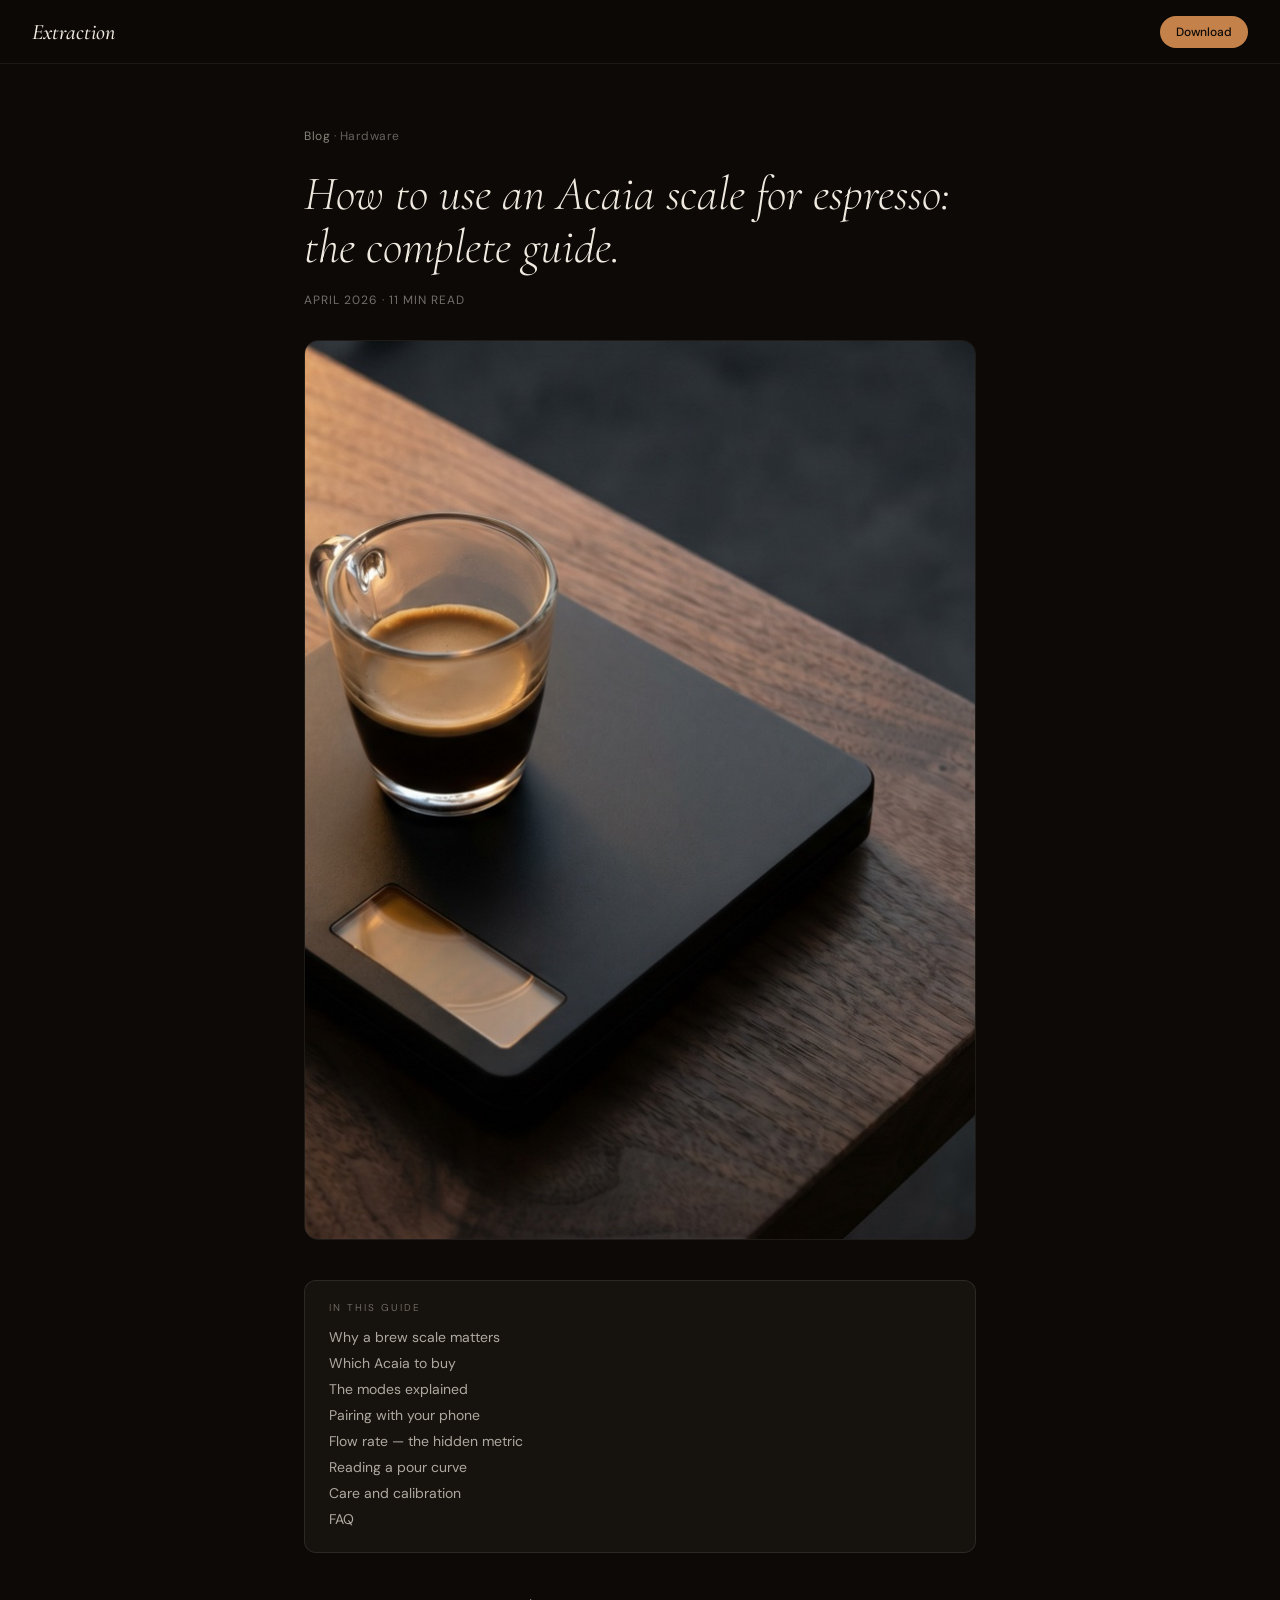
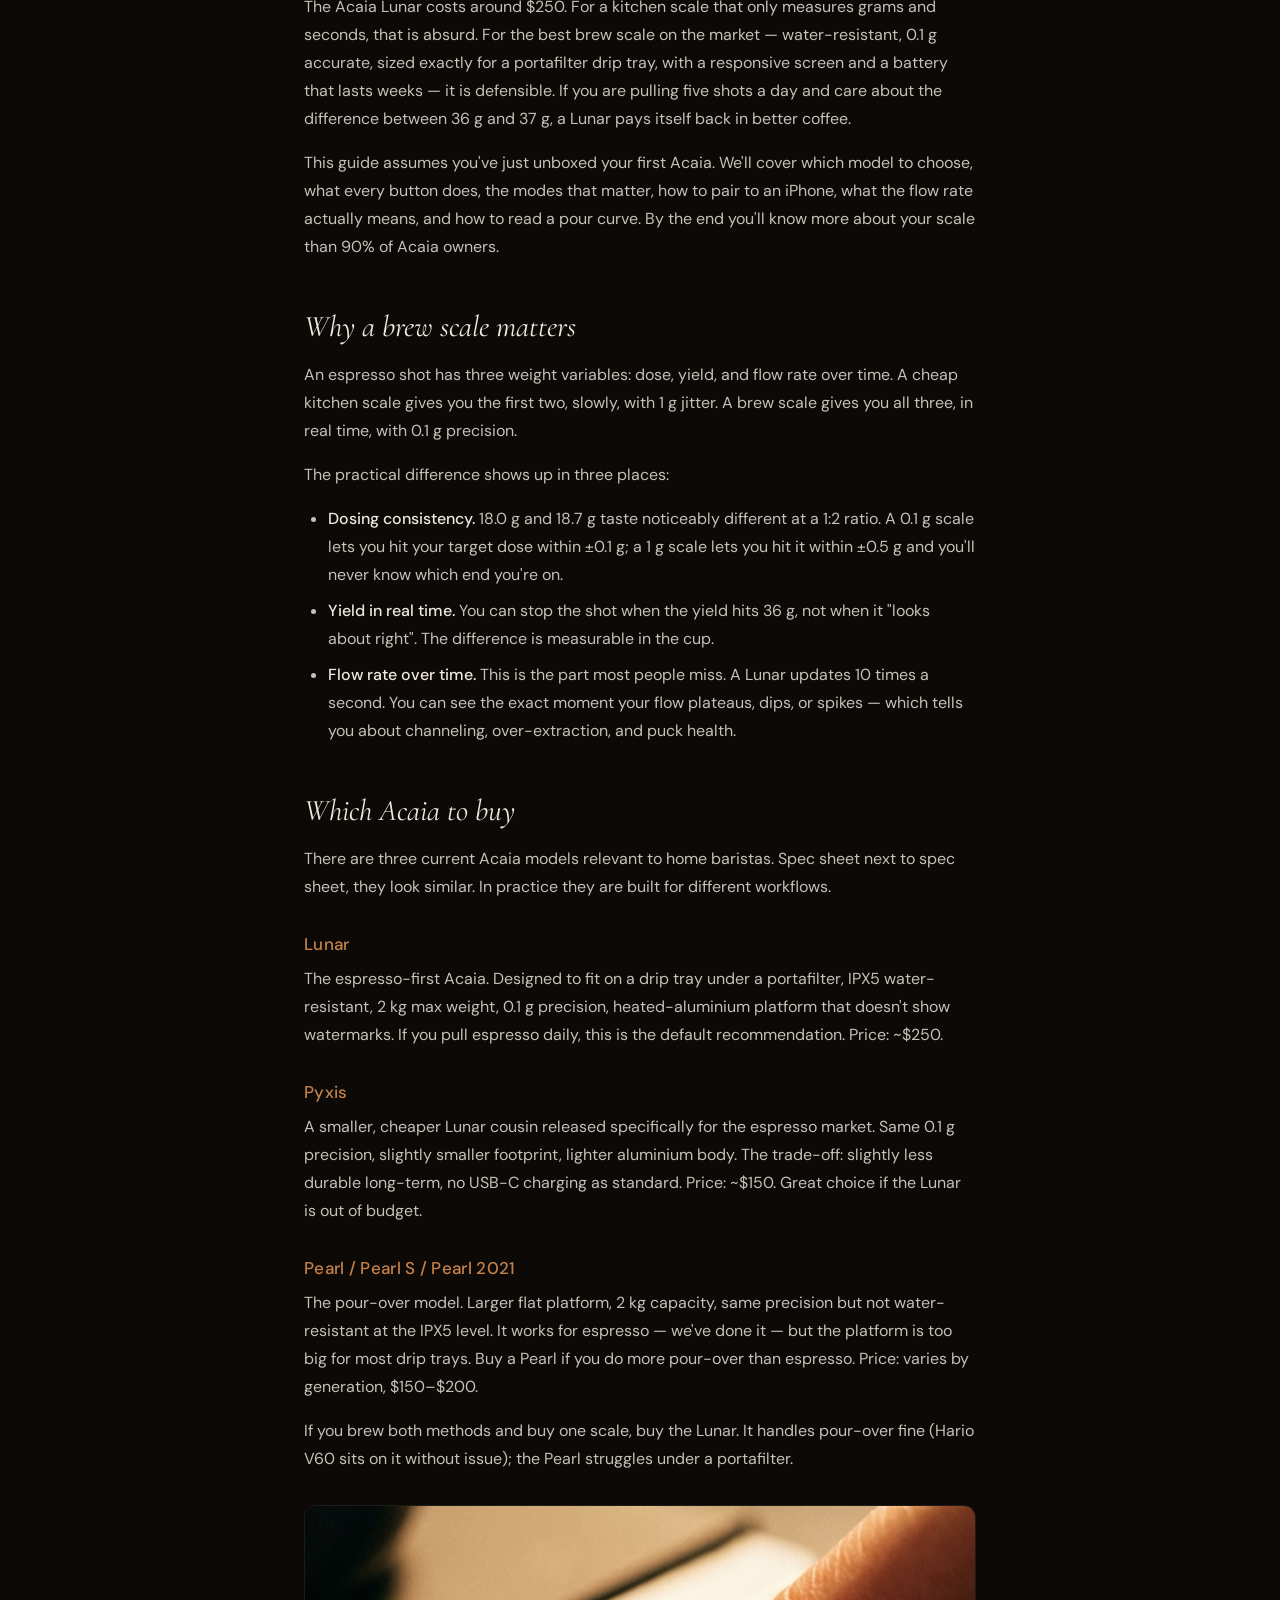
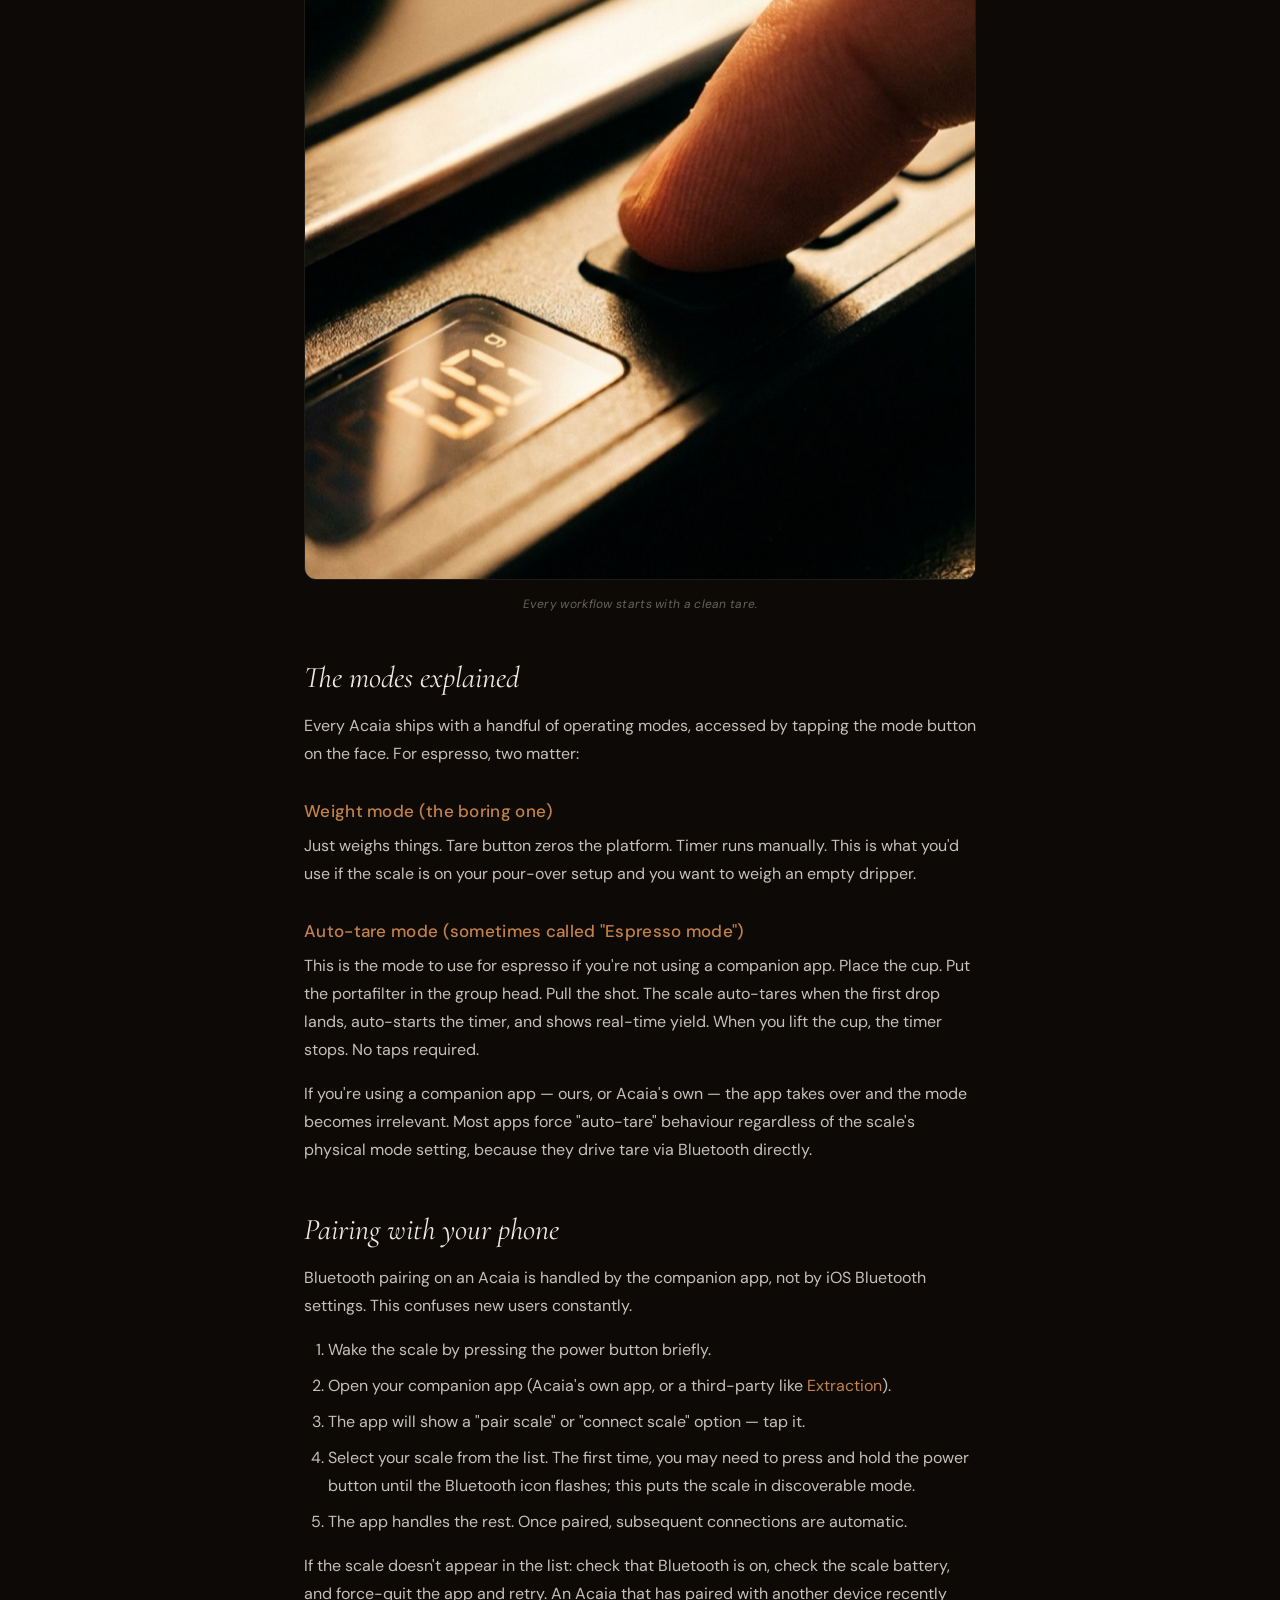
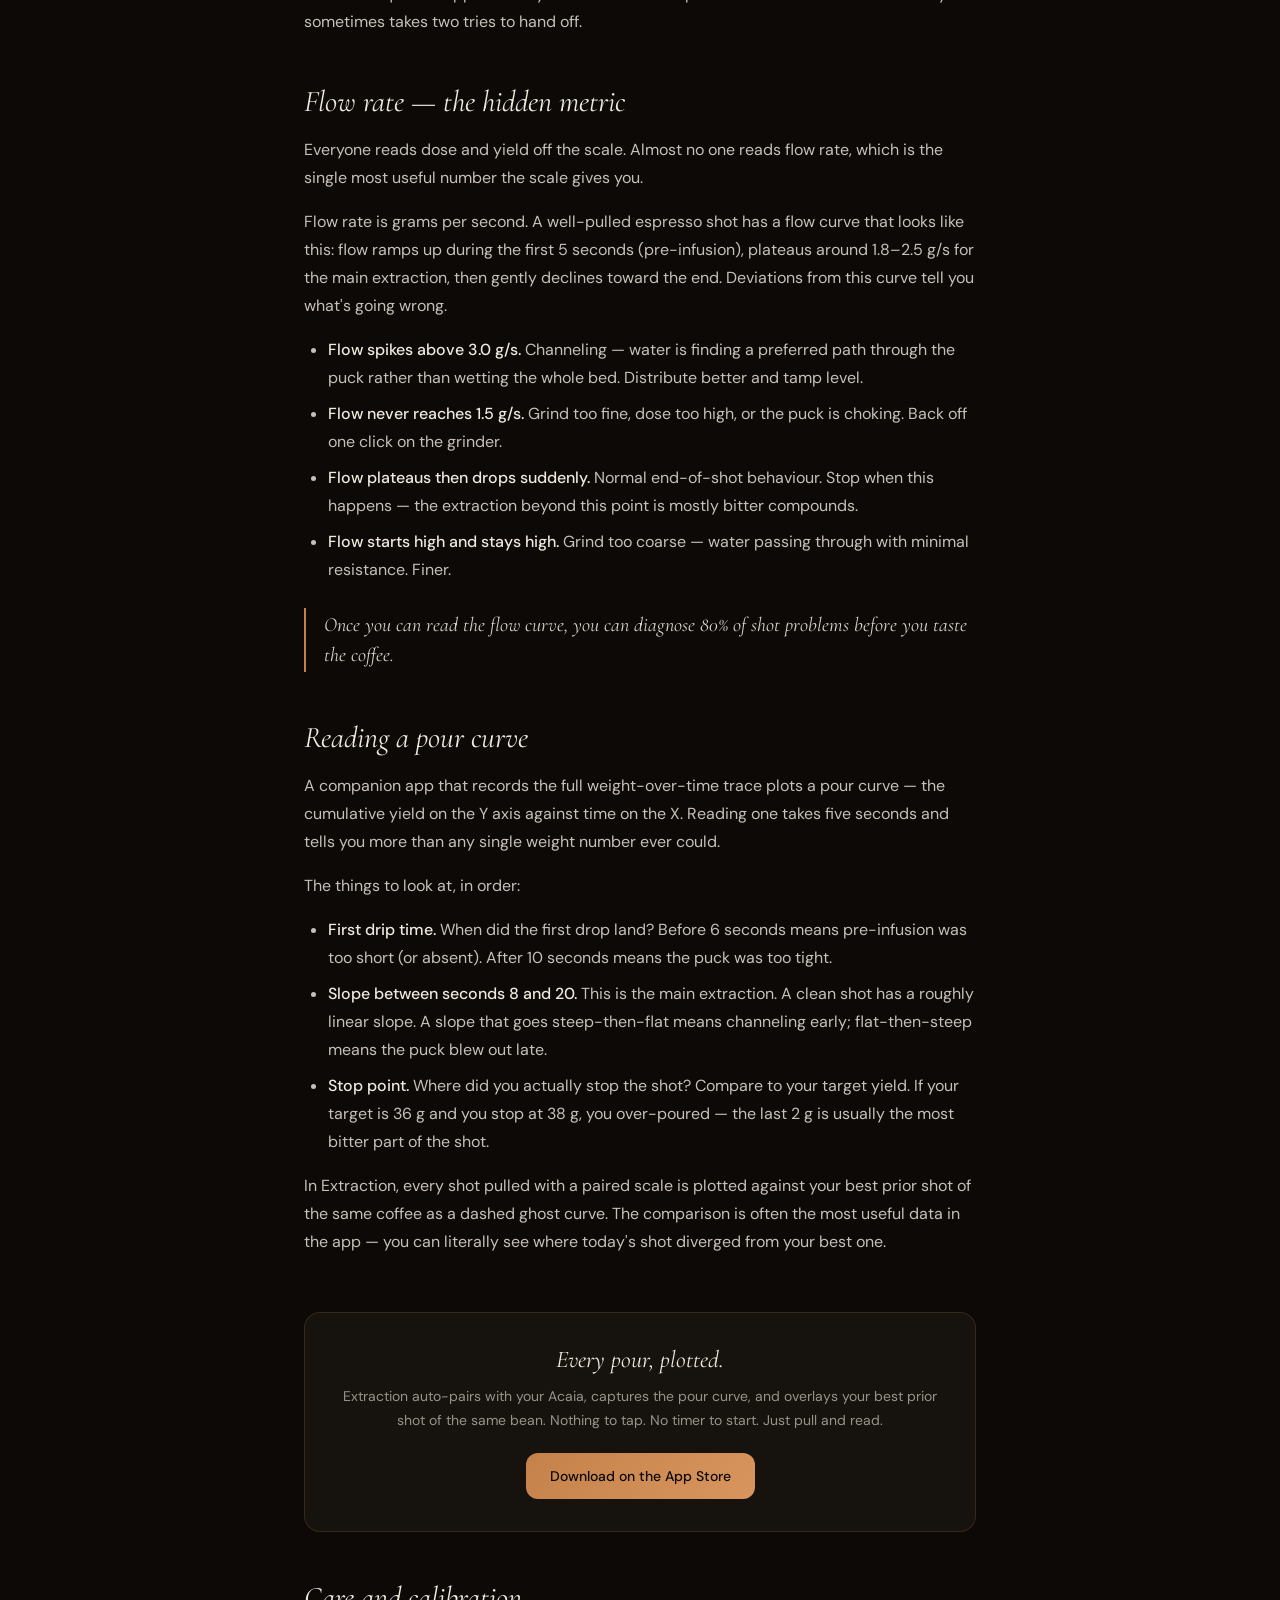
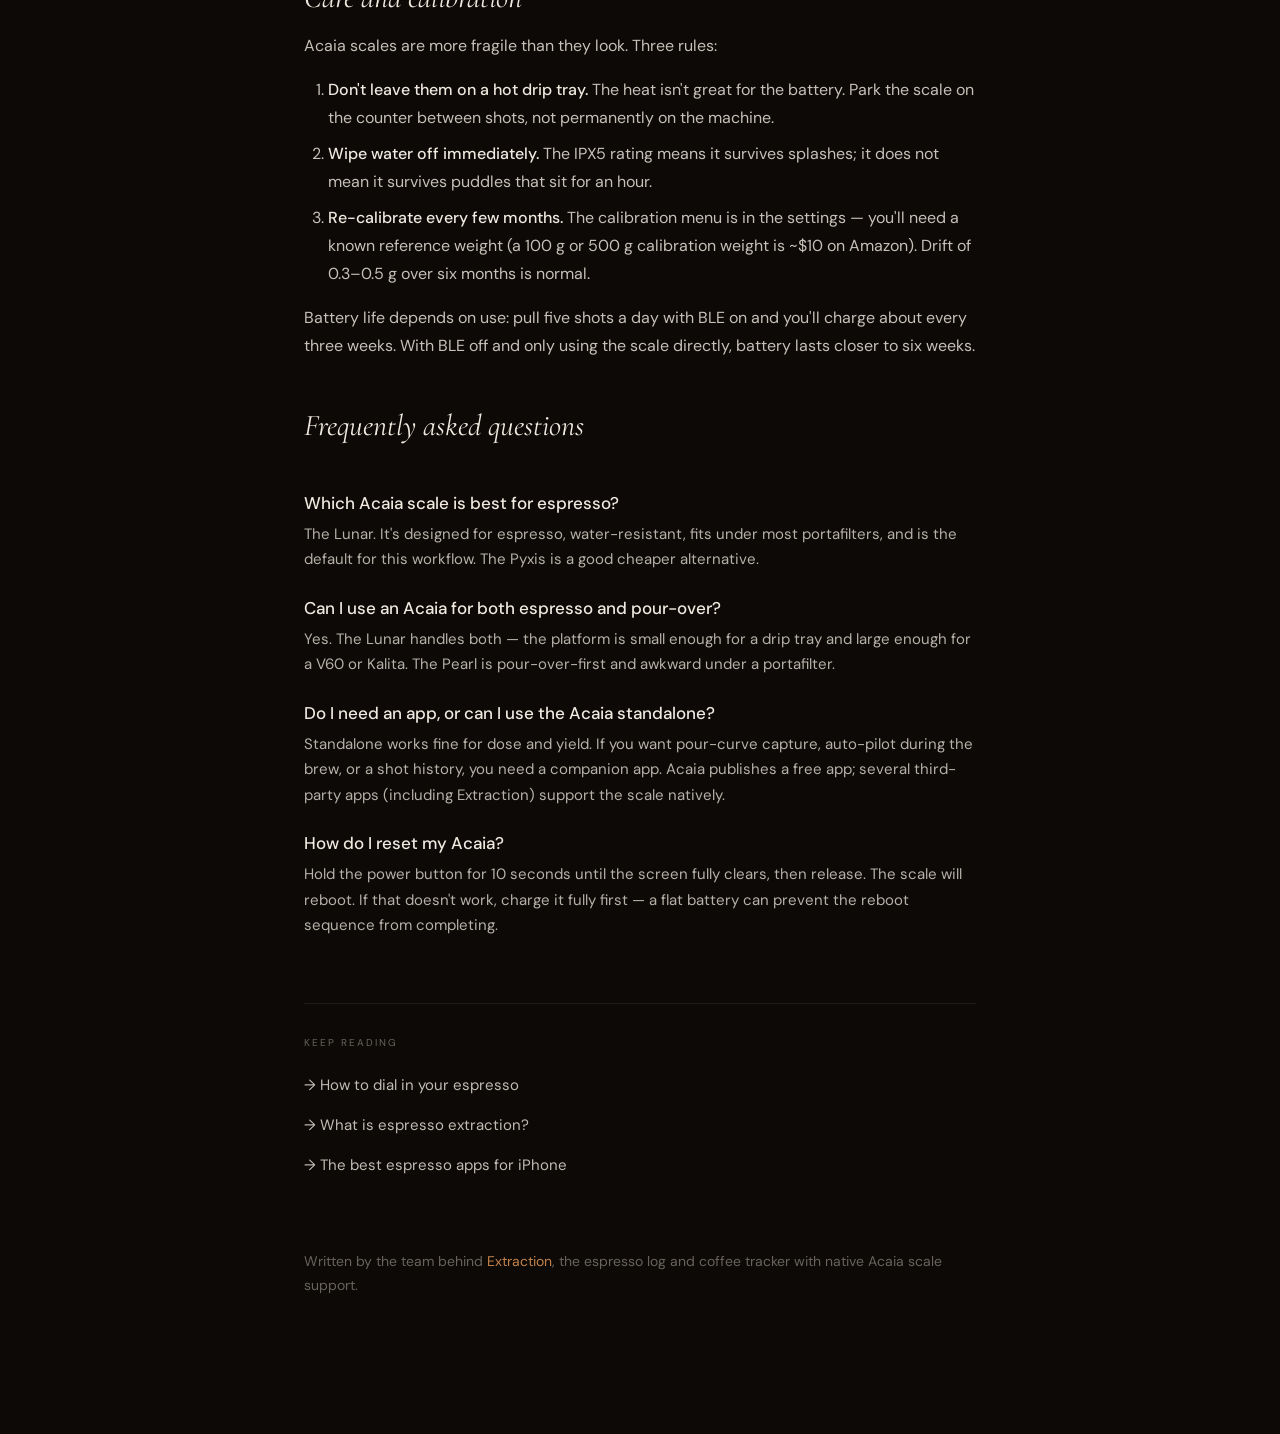
<file: blog/acaia-scale-espresso-guide/index.html>
<!DOCTYPE html>
<html lang="en">
<head>
<meta charset="UTF-8">
<meta name="viewport" content="width=device-width, initial-scale=1.0">

<title>How to Use an Acaia Scale for Espresso: The Complete Guide</title>
<meta name="description" content="Everything you need to know about the Acaia Lunar, Pearl, and Pyxis for espresso — modes, pairing, flow rate, pour curves, and which scale fits your setup.">
<link rel="canonical" href="https://extrctn.com/blog/acaia-scale-espresso-guide/">
<meta property="og:title" content="How to Use an Acaia Scale for Espresso: The Complete Guide">
<meta property="og:description" content="Modes, pairing, flow rate, pour curves. The Lunar, Pearl, and Pyxis explained for espresso.">
<meta property="og:url" content="https://extrctn.com/blog/acaia-scale-espresso-guide/">
<meta property="og:type" content="article">
<meta property="og:image" content="https://extrctn.com/blog/acaia-scale-espresso-guide/hero.jpg">
<meta property="og:image:width" content="1600">
<meta property="og:image:height" content="900">
<meta property="article:published_time" content="2026-04-22T00:00:00Z">

<link rel="preconnect" href="https://fonts.googleapis.com">
<link rel="preconnect" href="https://fonts.gstatic.com" crossorigin>
<link href="https://fonts.googleapis.com/css2?family=Cormorant+Garamond:ital,wght@0,300;0,400;0,500;1,300;1,400;1,500&family=DM+Sans:wght@300;400;500&family=JetBrains+Mono:wght@300;400&display=swap" rel="stylesheet">
<link rel="stylesheet" href="/blog/blog.css">

<script type="application/ld+json">
{
  "@context": "https://schema.org",
  "@type": "Article",
  "headline": "How to Use an Acaia Scale for Espresso: The Complete Guide",
  "description": "Everything you need to know about the Acaia Lunar, Pearl, and Pyxis for espresso — modes, pairing, flow rate, pour curves, and which scale fits your setup.",
  "image": "https://extrctn.com/blog/acaia-scale-espresso-guide/hero.jpg",
  "author": { "@type": "Organization", "name": "Extraction" },
  "publisher": {
    "@type": "Organization",
    "name": "Extraction",
    "logo": { "@type": "ImageObject", "url": "https://extrctn.com/og-image.png" }
  },
  "datePublished": "2026-04-22",
  "dateModified": "2026-04-22",
  "mainEntityOfPage": "https://extrctn.com/blog/acaia-scale-espresso-guide/"
}
</script>
<script type="application/ld+json">
{
  "@context": "https://schema.org",
  "@type": "FAQPage",
  "mainEntity": [
    {
      "@type": "Question",
      "name": "Which Acaia scale is best for espresso?",
      "acceptedAnswer": {
        "@type": "Answer",
        "text": "The Lunar is the standard choice for espresso — it's water-resistant, fits under most portafilters, and is sized for a drip tray. The Pyxis is a smaller, cheaper alternative with similar accuracy. The Pearl is better suited to pour-over because of its larger footprint."
      }
    },
    {
      "@type": "Question",
      "name": "What's the best Acaia mode for espresso?",
      "acceptedAnswer": {
        "@type": "Answer",
        "text": "Auto-tare mode (sometimes called 'Espresso mode') is the right choice. It tares automatically when weight is added, starts the timer on first drip, and stops tracking when the cup is lifted. If you're using a companion app for full auto-pilot, the app takes over and the mode becomes less important."
      }
    },
    {
      "@type": "Question",
      "name": "How do I pair my Acaia scale with an iPhone?",
      "acceptedAnswer": {
        "@type": "Answer",
        "text": "Press and hold the power button until the Bluetooth icon flashes. Open the app you're pairing with (the official Acaia app, or a third-party like Extraction) and select your scale from the device list. The pairing is handled by the app, not iOS Bluetooth settings — so don't look for the scale there."
      }
    }
  ]
}
</script>
</head>
<body>

<nav class="nav">
  <a href="/" class="nav-wordmark">Extrac<span>tion</span></a>
  <a href="https://apps.apple.com/us/app/extraction/id6761392610" class="nav-download" target="_blank" rel="noopener">Download</a>
</nav>

<article>
  <div class="breadcrumb"><a href="/blog/">Blog</a> · Hardware</div>
  <h1>How to use an Acaia scale for espresso: the complete guide.</h1>
  <div class="byline">April 2026 · 11 min read</div>

  <img class="hero-img" src="hero.jpg" alt="A black digital coffee scale with a glass espresso cup on top, warm side-lighting." width="1600" height="900" fetchpriority="high">

  <div class="toc">
    <div class="toc-label">In this guide</div>
    <a href="#why">Why a brew scale matters</a>
    <a href="#which">Which Acaia to buy</a>
    <a href="#modes">The modes explained</a>
    <a href="#pair">Pairing with your phone</a>
    <a href="#flow">Flow rate — the hidden metric</a>
    <a href="#curve">Reading a pour curve</a>
    <a href="#care">Care and calibration</a>
    <a href="#faq">FAQ</a>
  </div>

  <p>The Acaia Lunar costs around $250. For a kitchen scale that only measures grams and seconds, that is absurd. For the best brew scale on the market — water-resistant, 0.1 g accurate, sized exactly for a portafilter drip tray, with a responsive screen and a battery that lasts weeks — it is defensible. If you are pulling five shots a day and care about the difference between 36 g and 37 g, a Lunar pays itself back in better coffee.</p>

  <p>This guide assumes you've just unboxed your first Acaia. We'll cover which model to choose, what every button does, the modes that matter, how to pair to an iPhone, what the flow rate actually means, and how to read a pour curve. By the end you'll know more about your scale than 90% of Acaia owners.</p>

  <h2 id="why">Why a brew scale matters</h2>

  <p>An espresso shot has three weight variables: dose, yield, and flow rate over time. A cheap kitchen scale gives you the first two, slowly, with 1 g jitter. A brew scale gives you all three, in real time, with 0.1 g precision.</p>

  <p>The practical difference shows up in three places:</p>
  <ul>
    <li><strong>Dosing consistency.</strong> 18.0 g and 18.7 g taste noticeably different at a 1:2 ratio. A 0.1 g scale lets you hit your target dose within ±0.1 g; a 1 g scale lets you hit it within ±0.5 g and you'll never know which end you're on.</li>
    <li><strong>Yield in real time.</strong> You can stop the shot when the yield hits 36 g, not when it "looks about right". The difference is measurable in the cup.</li>
    <li><strong>Flow rate over time.</strong> This is the part most people miss. A Lunar updates 10 times a second. You can see the exact moment your flow plateaus, dips, or spikes — which tells you about channeling, over-extraction, and puck health.</li>
  </ul>

  <h2 id="which">Which Acaia to buy</h2>

  <p>There are three current Acaia models relevant to home baristas. Spec sheet next to spec sheet, they look similar. In practice they are built for different workflows.</p>

  <h3>Lunar</h3>
  <p>The espresso-first Acaia. Designed to fit on a drip tray under a portafilter, IPX5 water-resistant, 2 kg max weight, 0.1 g precision, heated-aluminium platform that doesn't show watermarks. If you pull espresso daily, this is the default recommendation. Price: ~$250.</p>

  <h3>Pyxis</h3>
  <p>A smaller, cheaper Lunar cousin released specifically for the espresso market. Same 0.1 g precision, slightly smaller footprint, lighter aluminium body. The trade-off: slightly less durable long-term, no USB-C charging as standard. Price: ~$150. Great choice if the Lunar is out of budget.</p>

  <h3>Pearl / Pearl S / Pearl 2021</h3>
  <p>The pour-over model. Larger flat platform, 2 kg capacity, same precision but not water-resistant at the IPX5 level. It works for espresso — we've done it — but the platform is too big for most drip trays. Buy a Pearl if you do more pour-over than espresso. Price: varies by generation, $150–$200.</p>

  <p>If you brew both methods and buy one scale, buy the Lunar. It handles pour-over fine (Hario V60 sits on it without issue); the Pearl struggles under a portafilter.</p>

    <figure>
    <img class="inline-img" src="inline-1.jpg" alt="A fingertip pressing the tare button on a matte-black digital coffee scale." width="1200" height="675" loading="lazy">
    <figcaption class="img-caption">Every workflow starts with a clean tare.</figcaption>
  </figure>

  <h2 id="modes">The modes explained</h2>

  <p>Every Acaia ships with a handful of operating modes, accessed by tapping the mode button on the face. For espresso, two matter:</p>

  <h3>Weight mode (the boring one)</h3>
  <p>Just weighs things. Tare button zeros the platform. Timer runs manually. This is what you'd use if the scale is on your pour-over setup and you want to weigh an empty dripper.</p>

  <h3>Auto-tare mode (sometimes called "Espresso mode")</h3>
  <p>This is the mode to use for espresso if you're not using a companion app. Place the cup. Put the portafilter in the group head. Pull the shot. The scale auto-tares when the first drop lands, auto-starts the timer, and shows real-time yield. When you lift the cup, the timer stops. No taps required.</p>

  <p>If you're using a companion app — ours, or Acaia's own — the app takes over and the mode becomes irrelevant. Most apps force "auto-tare" behaviour regardless of the scale's physical mode setting, because they drive tare via Bluetooth directly.</p>

  <h2 id="pair">Pairing with your phone</h2>

  <p>Bluetooth pairing on an Acaia is handled by the companion app, not by iOS Bluetooth settings. This confuses new users constantly.</p>

  <ol>
    <li>Wake the scale by pressing the power button briefly.</li>
    <li>Open your companion app (Acaia's own app, or a third-party like <a href="/">Extraction</a>).</li>
    <li>The app will show a "pair scale" or "connect scale" option — tap it.</li>
    <li>Select your scale from the list. The first time, you may need to press and hold the power button until the Bluetooth icon flashes; this puts the scale in discoverable mode.</li>
    <li>The app handles the rest. Once paired, subsequent connections are automatic.</li>
  </ol>

  <p>If the scale doesn't appear in the list: check that Bluetooth is on, check the scale battery, and force-quit the app and retry. An Acaia that has paired with another device recently sometimes takes two tries to hand off.</p>

  <h2 id="flow">Flow rate — the hidden metric</h2>

  <p>Everyone reads dose and yield off the scale. Almost no one reads flow rate, which is the single most useful number the scale gives you.</p>

  <p>Flow rate is grams per second. A well-pulled espresso shot has a flow curve that looks like this: flow ramps up during the first 5 seconds (pre-infusion), plateaus around 1.8–2.5 g/s for the main extraction, then gently declines toward the end. Deviations from this curve tell you what's going wrong.</p>

  <ul>
    <li><strong>Flow spikes above 3.0 g/s.</strong> Channeling — water is finding a preferred path through the puck rather than wetting the whole bed. Distribute better and tamp level.</li>
    <li><strong>Flow never reaches 1.5 g/s.</strong> Grind too fine, dose too high, or the puck is choking. Back off one click on the grinder.</li>
    <li><strong>Flow plateaus then drops suddenly.</strong> Normal end-of-shot behaviour. Stop when this happens — the extraction beyond this point is mostly bitter compounds.</li>
    <li><strong>Flow starts high and stays high.</strong> Grind too coarse — water passing through with minimal resistance. Finer.</li>
  </ul>

  <blockquote>Once you can read the flow curve, you can diagnose 80% of shot problems before you taste the coffee.</blockquote>

  <h2 id="curve">Reading a pour curve</h2>

  <p>A companion app that records the full weight-over-time trace plots a pour curve — the cumulative yield on the Y axis against time on the X. Reading one takes five seconds and tells you more than any single weight number ever could.</p>

  <p>The things to look at, in order:</p>

  <ul>
    <li><strong>First drip time.</strong> When did the first drop land? Before 6 seconds means pre-infusion was too short (or absent). After 10 seconds means the puck was too tight.</li>
    <li><strong>Slope between seconds 8 and 20.</strong> This is the main extraction. A clean shot has a roughly linear slope. A slope that goes steep-then-flat means channeling early; flat-then-steep means the puck blew out late.</li>
    <li><strong>Stop point.</strong> Where did you actually stop the shot? Compare to your target yield. If your target is 36 g and you stop at 38 g, you over-poured — the last 2 g is usually the most bitter part of the shot.</li>
  </ul>

  <p>In Extraction, every shot pulled with a paired scale is plotted against your best prior shot of the same coffee as a dashed ghost curve. The comparison is often the most useful data in the app — you can literally see where today's shot diverged from your best one.</p>

  <div class="cta">
    <h3>Every pour, plotted.</h3>
    <p>Extraction auto-pairs with your Acaia, captures the pour curve, and overlays your best prior shot of the same bean. Nothing to tap. No timer to start. Just pull and read.</p>
    <a class="cta-btn" href="https://apps.apple.com/us/app/extraction/id6761392610" target="_blank" rel="noopener">Download on the App Store</a>
  </div>

  <h2 id="care">Care and calibration</h2>

  <p>Acaia scales are more fragile than they look. Three rules:</p>

  <ol>
    <li><strong>Don't leave them on a hot drip tray.</strong> The heat isn't great for the battery. Park the scale on the counter between shots, not permanently on the machine.</li>
    <li><strong>Wipe water off immediately.</strong> The IPX5 rating means it survives splashes; it does not mean it survives puddles that sit for an hour.</li>
    <li><strong>Re-calibrate every few months.</strong> The calibration menu is in the settings — you'll need a known reference weight (a 100 g or 500 g calibration weight is ~$10 on Amazon). Drift of 0.3–0.5 g over six months is normal.</li>
  </ol>

  <p>Battery life depends on use: pull five shots a day with BLE on and you'll charge about every three weeks. With BLE off and only using the scale directly, battery lasts closer to six weeks.</p>

  <h2 id="faq">Frequently asked questions</h2>

  <div class="faq">
    <div class="faq-q">Which Acaia scale is best for espresso?</div>
    <p class="faq-a">The Lunar. It's designed for espresso, water-resistant, fits under most portafilters, and is the default for this workflow. The Pyxis is a good cheaper alternative.</p>

    <div class="faq-q">Can I use an Acaia for both espresso and pour-over?</div>
    <p class="faq-a">Yes. The Lunar handles both — the platform is small enough for a drip tray and large enough for a V60 or Kalita. The Pearl is pour-over-first and awkward under a portafilter.</p>

    <div class="faq-q">Do I need an app, or can I use the Acaia standalone?</div>
    <p class="faq-a">Standalone works fine for dose and yield. If you want pour-curve capture, auto-pilot during the brew, or a shot history, you need a companion app. Acaia publishes a free app; several third-party apps (including Extraction) support the scale natively.</p>

    <div class="faq-q">How do I reset my Acaia?</div>
    <p class="faq-a">Hold the power button for 10 seconds until the screen fully clears, then release. The scale will reboot. If that doesn't work, charge it fully first — a flat battery can prevent the reboot sequence from completing.</p>
  </div>

  <div class="related">
    <div class="related-label">Keep reading</div>
    <a href="/blog/how-to-dial-in-espresso/">→ How to dial in your espresso</a>
    <a href="/blog/what-is-espresso-extraction/">→ What is espresso extraction?</a>
    <a href="/blog/best-espresso-apps-iphone-2026/">→ The best espresso apps for iPhone</a>
  </div>

  <p class="article-footer">Written by the team behind <a href="/">Extraction</a>, the espresso log and coffee tracker with native Acaia scale support.</p>
</article>

</body>
</html>
</file>
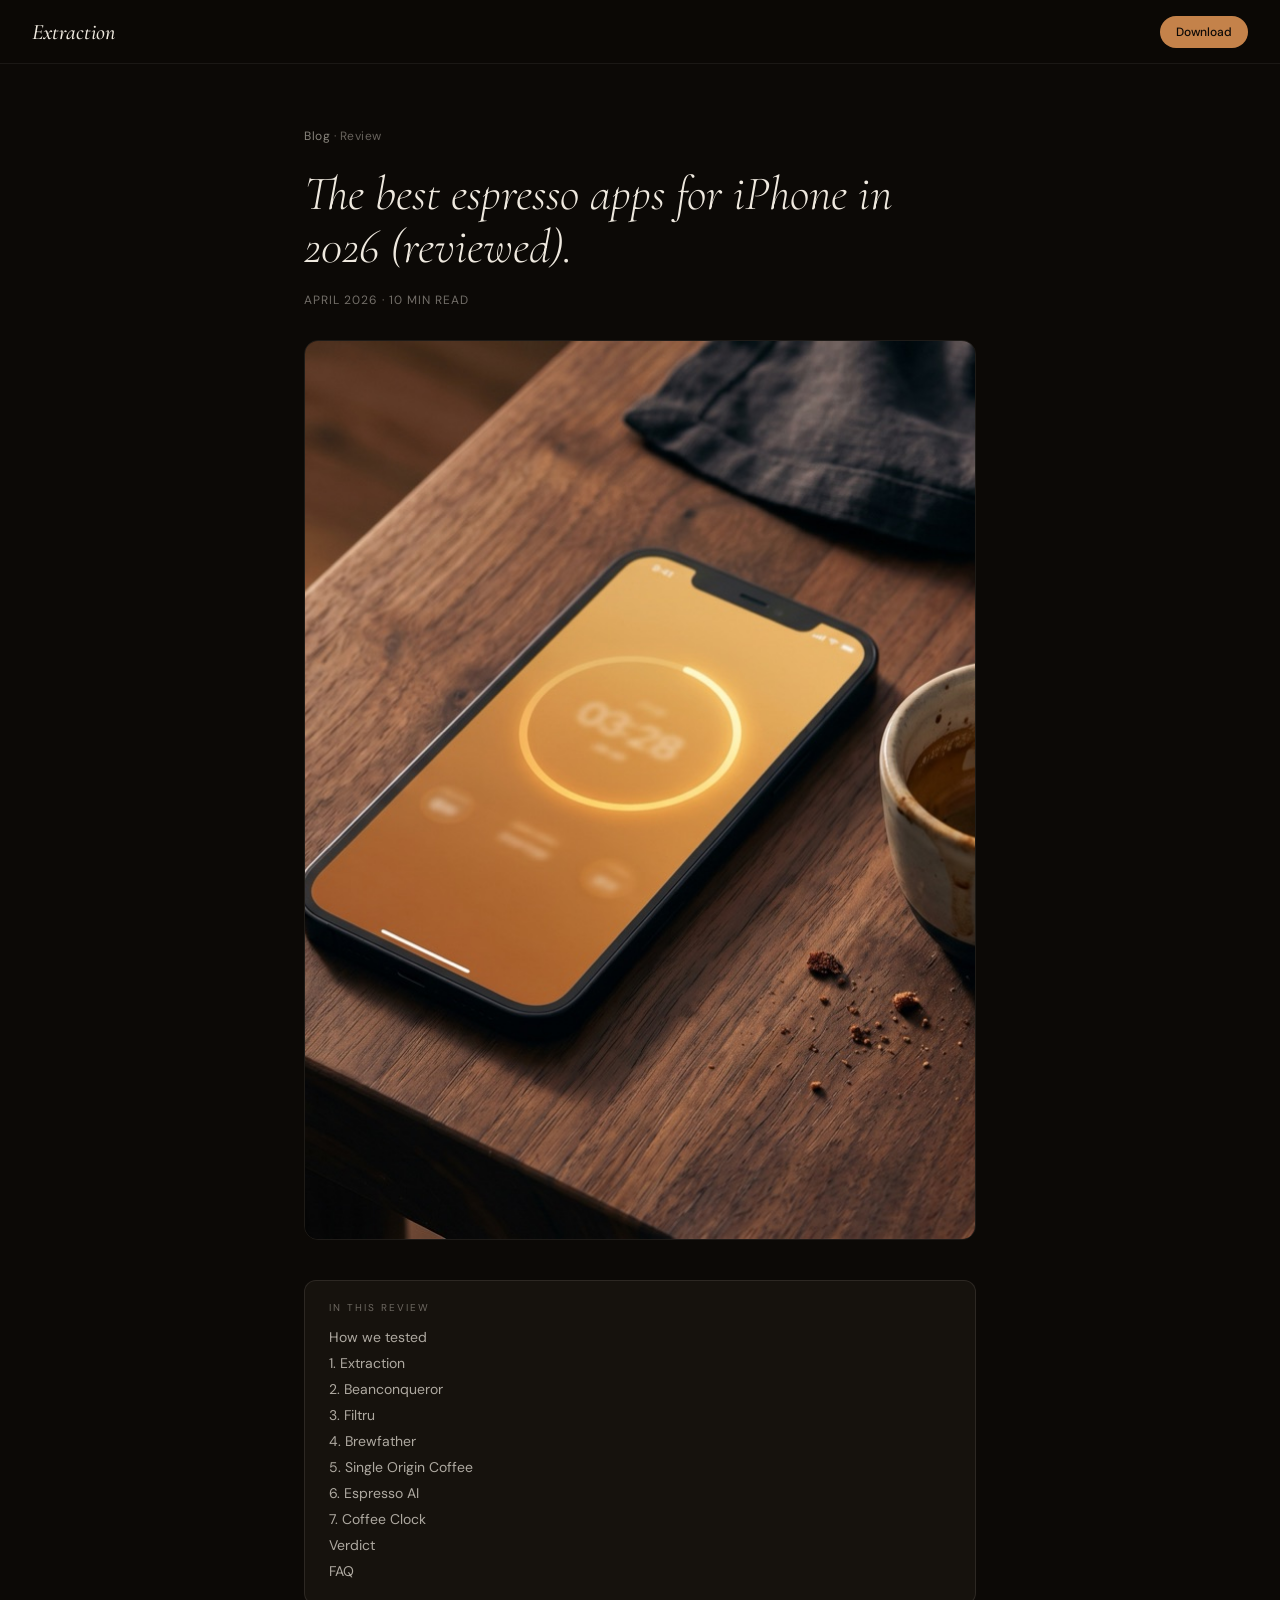
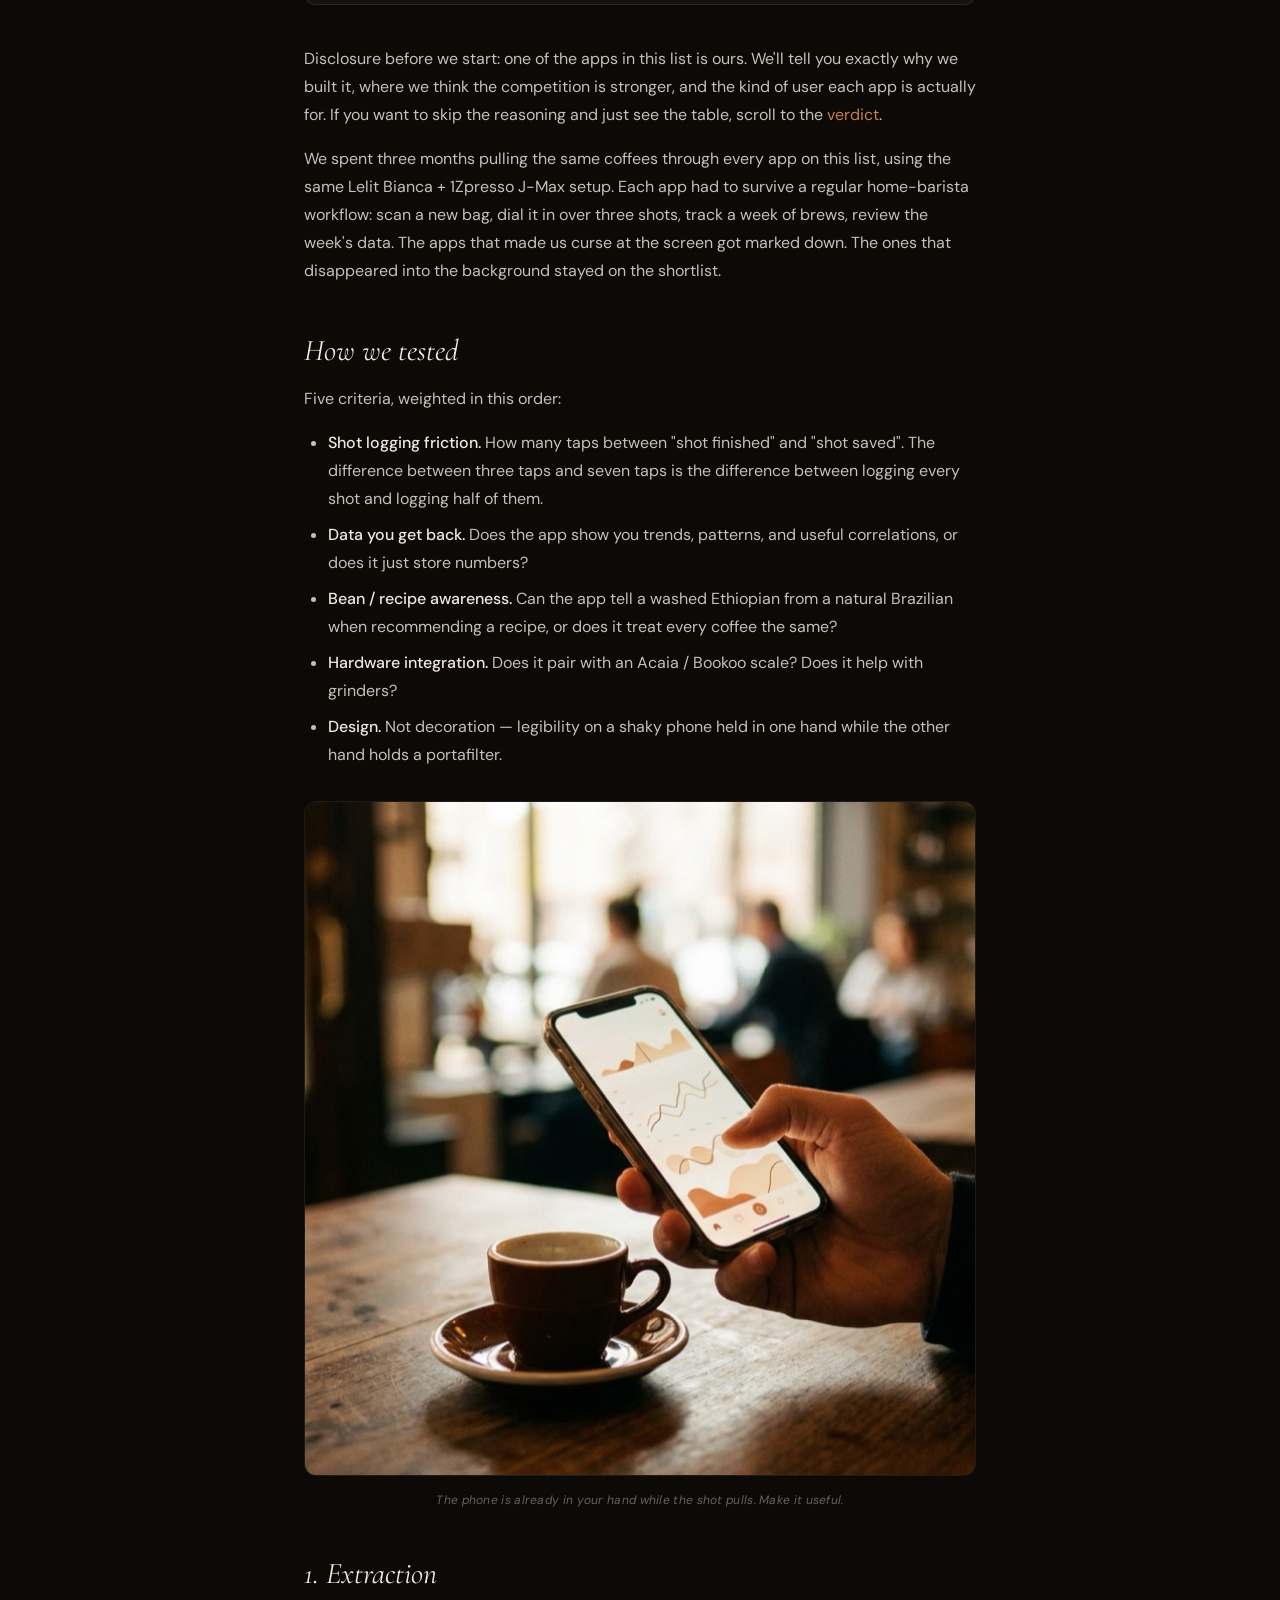
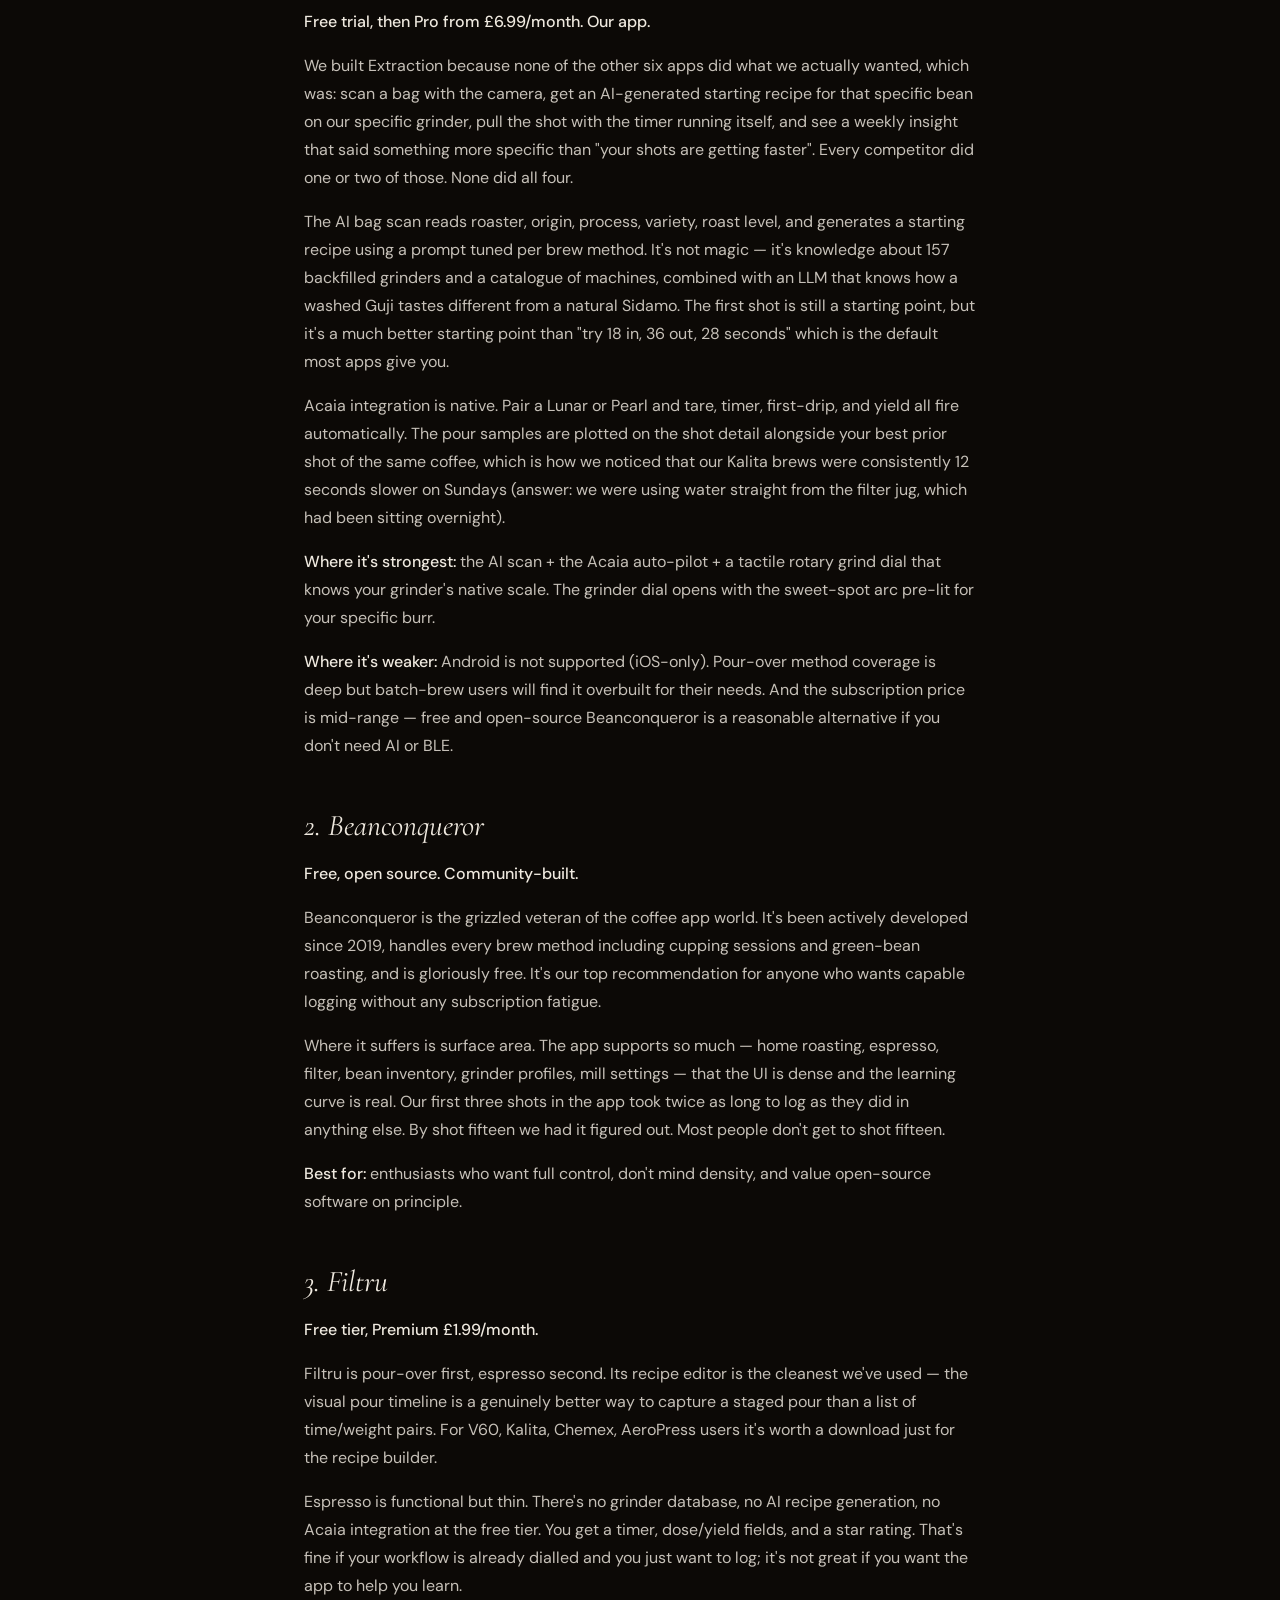
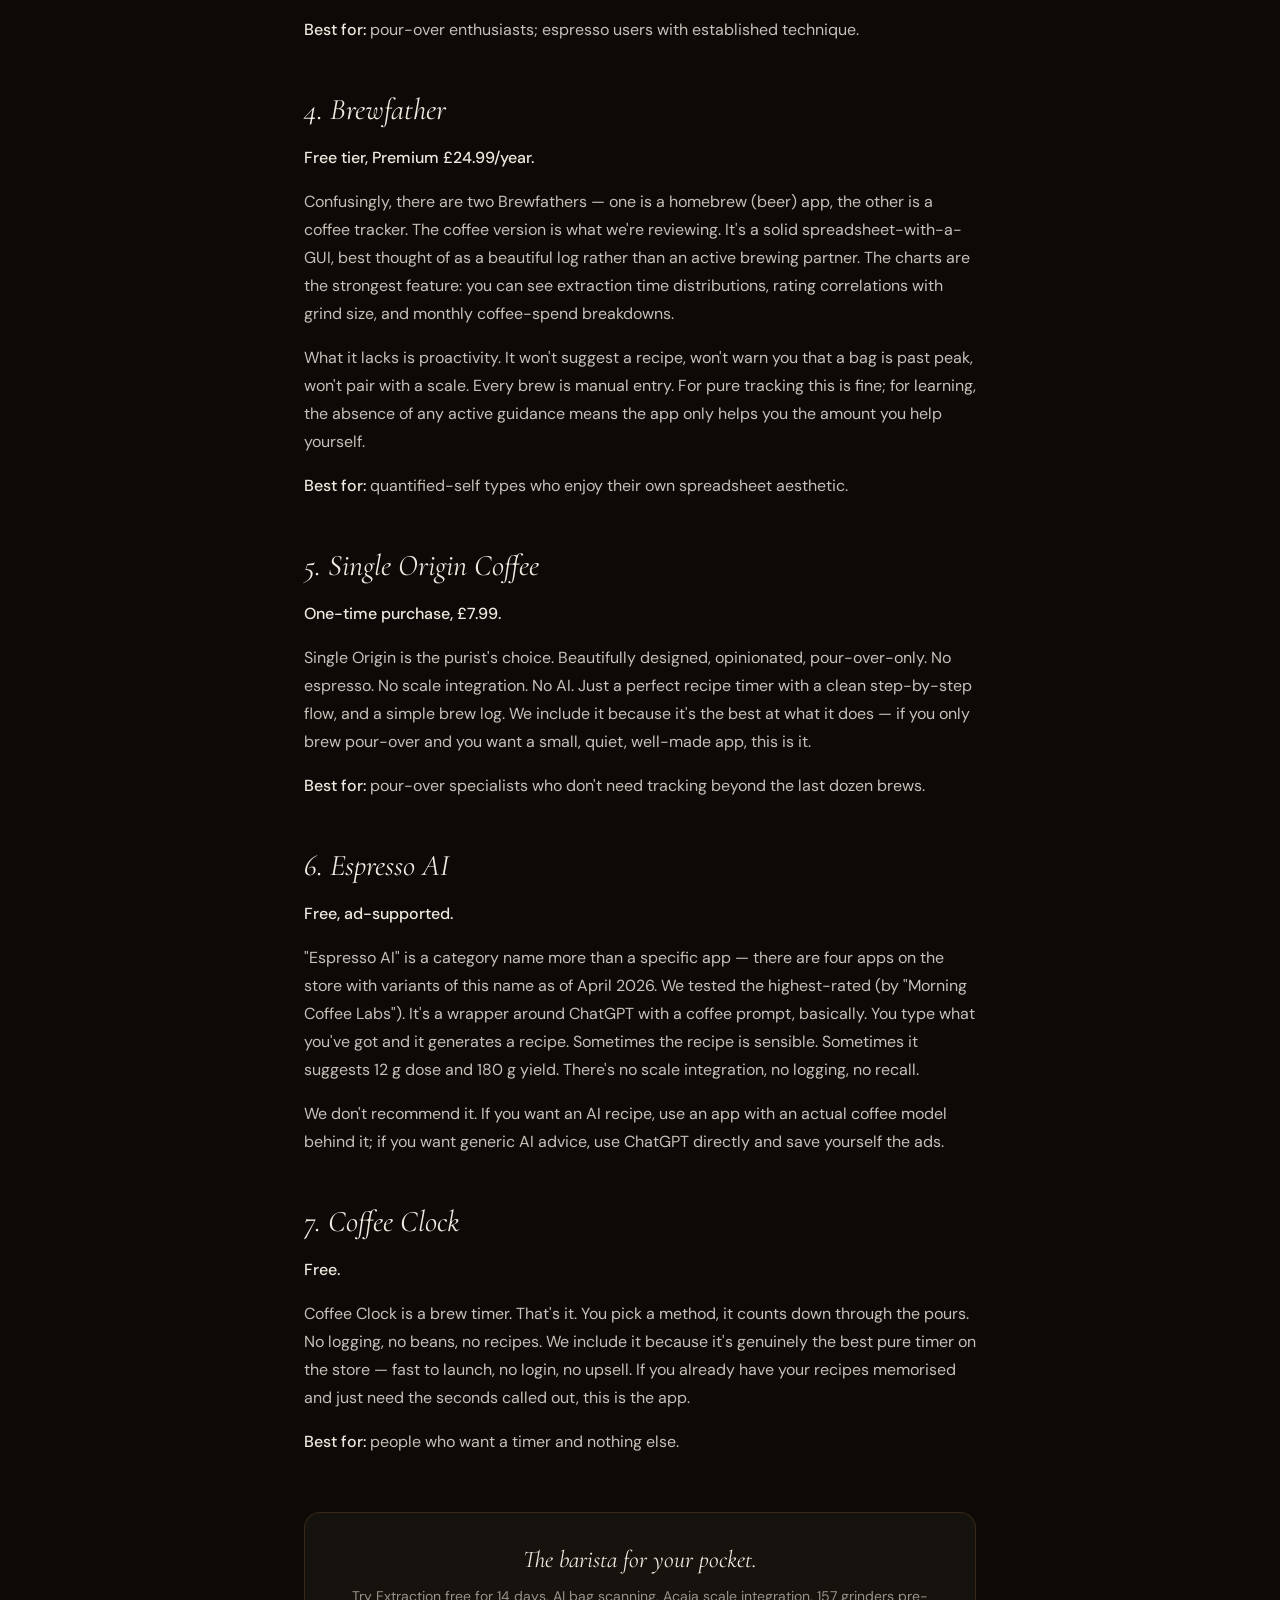
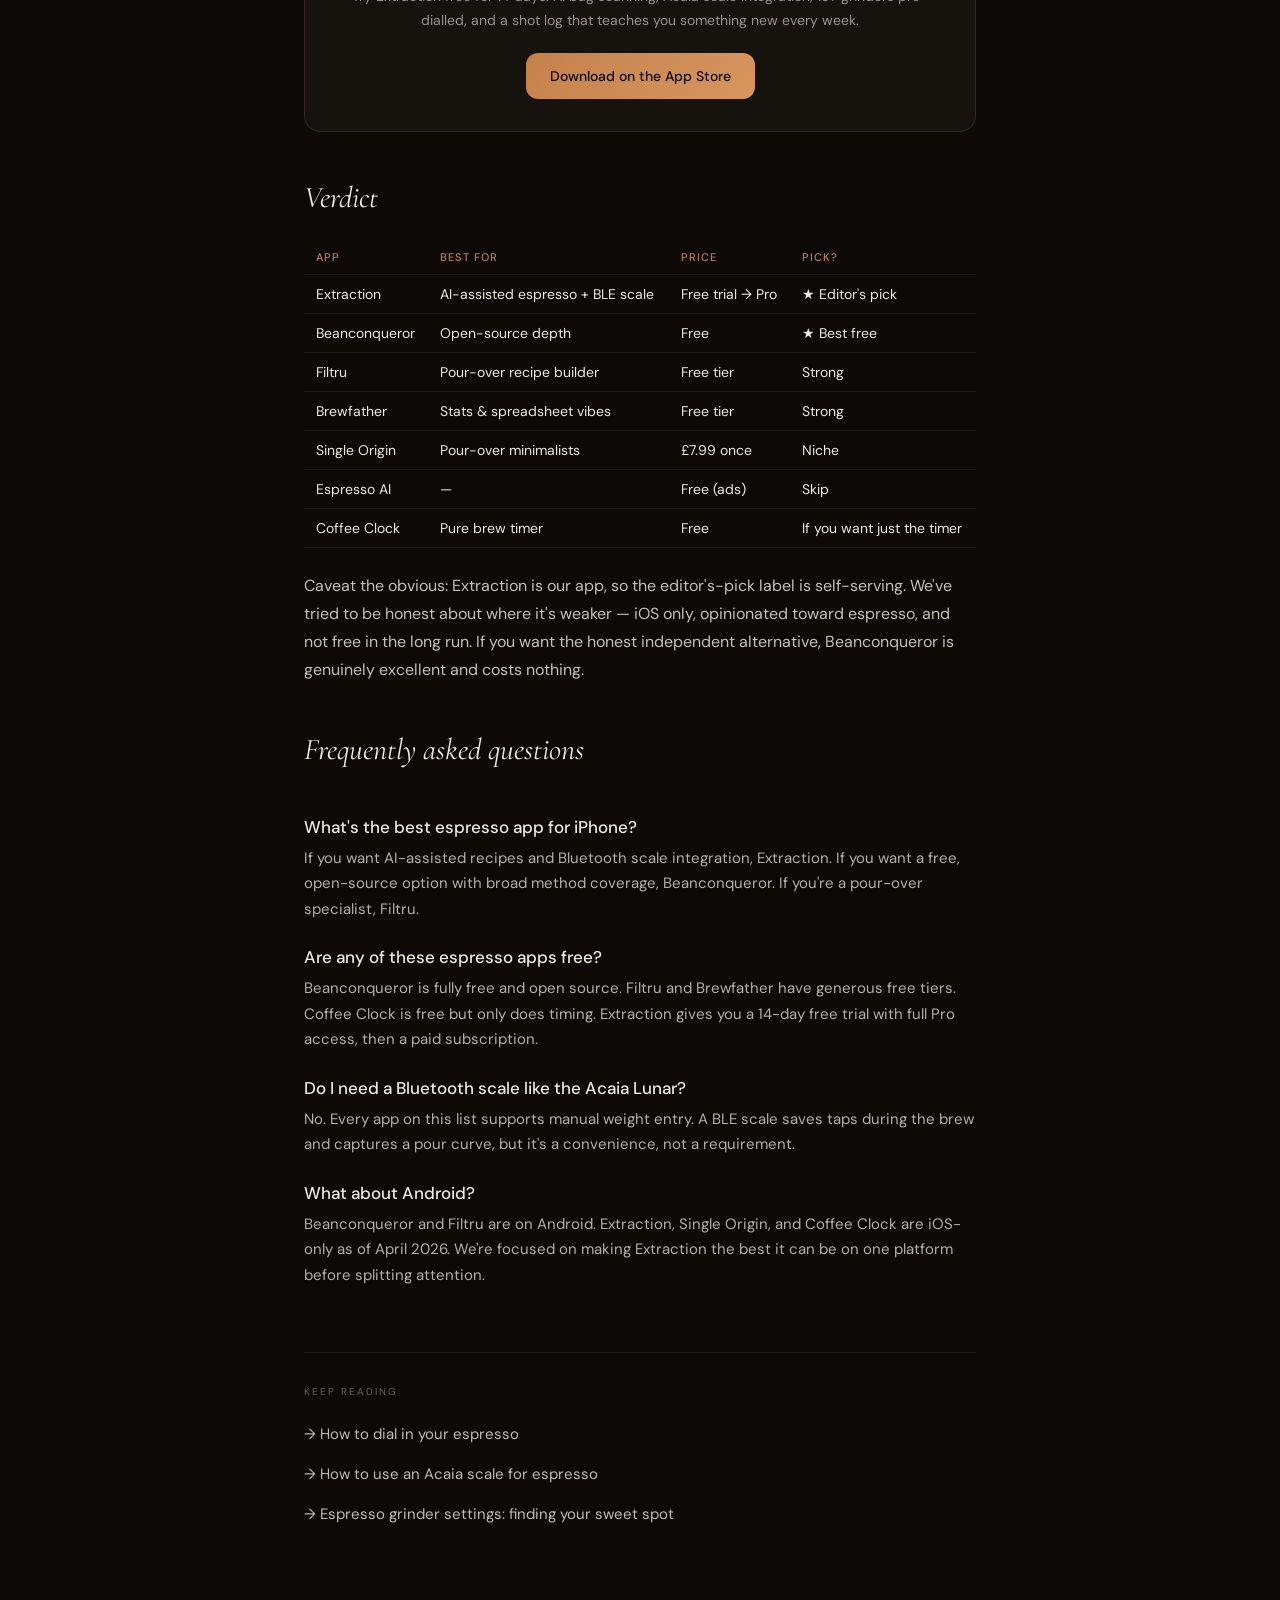
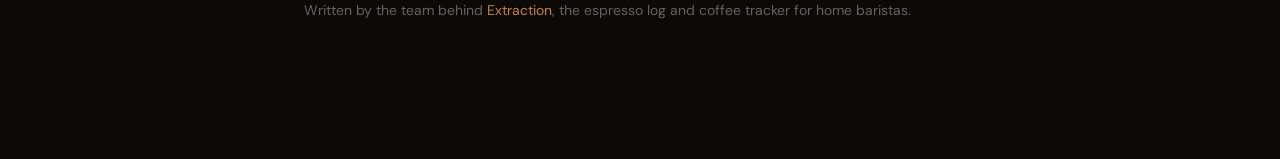
<file: blog/best-espresso-apps-iphone-2026/index.html>
<!DOCTYPE html>
<html lang="en">
<head>
<meta charset="UTF-8">
<meta name="viewport" content="width=device-width, initial-scale=1.0">

<title>The Best Espresso Apps for iPhone in 2026 (Reviewed)</title>
<meta name="description" content="We tested seven espresso apps for iPhone over three months. Here's what worked, what didn't, and which one we'd actually use every morning.">
<link rel="canonical" href="https://extrctn.com/blog/best-espresso-apps-iphone-2026/">
<meta property="og:title" content="The Best Espresso Apps for iPhone in 2026 (Reviewed)">
<meta property="og:description" content="Seven espresso apps tested over three months — the good, the bad, and the one that finally stuck.">
<meta property="og:url" content="https://extrctn.com/blog/best-espresso-apps-iphone-2026/">
<meta property="og:type" content="article">
<meta property="og:image" content="https://extrctn.com/blog/best-espresso-apps-iphone-2026/hero.jpg">
<meta property="og:image:width" content="1600">
<meta property="og:image:height" content="900">
<meta property="article:published_time" content="2026-04-22T00:00:00Z">
<meta property="article:author" content="Extraction">

<link rel="preconnect" href="https://fonts.googleapis.com">
<link rel="preconnect" href="https://fonts.gstatic.com" crossorigin>
<link href="https://fonts.googleapis.com/css2?family=Cormorant+Garamond:ital,wght@0,300;0,400;0,500;1,300;1,400;1,500&family=DM+Sans:wght@300;400;500&family=JetBrains+Mono:wght@300;400&display=swap" rel="stylesheet">
<link rel="stylesheet" href="/blog/blog.css">

<script type="application/ld+json">
{
  "@context": "https://schema.org",
  "@type": "Article",
  "headline": "The Best Espresso Apps for iPhone in 2026 (Reviewed)",
  "description": "We tested seven espresso apps for iPhone over three months. Here's what worked, what didn't, and which one we'd actually use every morning.",
  "image": "https://extrctn.com/blog/best-espresso-apps-iphone-2026/hero.jpg",
  "author": { "@type": "Organization", "name": "Extraction" },
  "publisher": {
    "@type": "Organization",
    "name": "Extraction",
    "logo": { "@type": "ImageObject", "url": "https://extrctn.com/og-image.png" }
  },
  "datePublished": "2026-04-22",
  "dateModified": "2026-04-22",
  "mainEntityOfPage": "https://extrctn.com/blog/best-espresso-apps-iphone-2026/"
}
</script>
<script type="application/ld+json">
{
  "@context": "https://schema.org",
  "@type": "FAQPage",
  "mainEntity": [
    {
      "@type": "Question",
      "name": "What's the best espresso app for iPhone?",
      "acceptedAnswer": {
        "@type": "Answer",
        "text": "Extraction is our pick for home baristas who want an AI-assisted shot log with Bluetooth scale integration. For pure logging without AI, Brewfather and Filtru are both solid. For pour-over specialists, Single Origin Coffee is the cleanest option."
      }
    },
    {
      "@type": "Question",
      "name": "Are any espresso apps free?",
      "acceptedAnswer": {
        "@type": "Answer",
        "text": "Most offer a free tier. Extraction gives you 14 days of full access free, then either a free tier or Pro. Beanconqueror is free and open source. Filtru and Brewfather have free tiers with limits on shots or beans tracked."
      }
    },
    {
      "@type": "Question",
      "name": "Do I need an Acaia scale to use an espresso app?",
      "acceptedAnswer": {
        "@type": "Answer",
        "text": "No. Every app in this roundup works fine with a manual weight entry. Bluetooth scale integration is a premium feature that saves taps during the brew, but you don't need one to log shots or dial in."
      }
    }
  ]
}
</script>
</head>
<body>

<nav class="nav">
  <a href="/" class="nav-wordmark">Extrac<span>tion</span></a>
  <a href="https://apps.apple.com/us/app/extraction/id6761392610" class="nav-download" target="_blank" rel="noopener">Download</a>
</nav>

<article>
  <div class="breadcrumb"><a href="/blog/">Blog</a> · Review</div>
  <h1>The best espresso apps for iPhone in 2026 (reviewed).</h1>
  <div class="byline">April 2026 · 10 min read</div>

  <img class="hero-img" src="hero.jpg" alt="iPhone on a dark walnut table next to an empty espresso cup, screen showing a minimalist timer app interface." width="1600" height="900" fetchpriority="high">

  <div class="toc">
    <div class="toc-label">In this review</div>
    <a href="#criteria">How we tested</a>
    <a href="#extraction">1. Extraction</a>
    <a href="#beanconqueror">2. Beanconqueror</a>
    <a href="#filtru">3. Filtru</a>
    <a href="#brewfather">4. Brewfather</a>
    <a href="#singleorigin">5. Single Origin Coffee</a>
    <a href="#espressoai">6. Espresso AI</a>
    <a href="#coffeeclock">7. Coffee Clock</a>
    <a href="#verdict">Verdict</a>
    <a href="#faq">FAQ</a>
  </div>

  <p>Disclosure before we start: one of the apps in this list is ours. We'll tell you exactly why we built it, where we think the competition is stronger, and the kind of user each app is actually for. If you want to skip the reasoning and just see the table, scroll to the <a href="#verdict">verdict</a>.</p>

  <p>We spent three months pulling the same coffees through every app on this list, using the same Lelit Bianca + 1Zpresso J-Max setup. Each app had to survive a regular home-barista workflow: scan a new bag, dial it in over three shots, track a week of brews, review the week's data. The apps that made us curse at the screen got marked down. The ones that disappeared into the background stayed on the shortlist.</p>

  <h2 id="criteria">How we tested</h2>

  <p>Five criteria, weighted in this order:</p>

  <ul>
    <li><strong>Shot logging friction.</strong> How many taps between "shot finished" and "shot saved". The difference between three taps and seven taps is the difference between logging every shot and logging half of them.</li>
    <li><strong>Data you get back.</strong> Does the app show you trends, patterns, and useful correlations, or does it just store numbers?</li>
    <li><strong>Bean / recipe awareness.</strong> Can the app tell a washed Ethiopian from a natural Brazilian when recommending a recipe, or does it treat every coffee the same?</li>
    <li><strong>Hardware integration.</strong> Does it pair with an Acaia / Bookoo scale? Does it help with grinders?</li>
    <li><strong>Design.</strong> Not decoration — legibility on a shaky phone held in one hand while the other hand holds a portafilter.</li>
  </ul>

    <figure>
    <img class="inline-img" src="inline-1.jpg" alt="A hand holding an iPhone with a coffee logging app over an espresso cup on a wooden table." width="1200" height="675" loading="lazy">
    <figcaption class="img-caption">The phone is already in your hand while the shot pulls. Make it useful.</figcaption>
  </figure>

  <h2 id="extraction">1. Extraction</h2>
  <p><strong>Free trial, then Pro from £6.99/month. Our app.</strong></p>

  <p>We built Extraction because none of the other six apps did what we actually wanted, which was: scan a bag with the camera, get an AI-generated starting recipe for that specific bean on our specific grinder, pull the shot with the timer running itself, and see a weekly insight that said something more specific than "your shots are getting faster". Every competitor did one or two of those. None did all four.</p>

  <p>The AI bag scan reads roaster, origin, process, variety, roast level, and generates a starting recipe using a prompt tuned per brew method. It's not magic — it's knowledge about 157 backfilled grinders and a catalogue of machines, combined with an LLM that knows how a washed Guji tastes different from a natural Sidamo. The first shot is still a starting point, but it's a much better starting point than "try 18 in, 36 out, 28 seconds" which is the default most apps give you.</p>

  <p>Acaia integration is native. Pair a Lunar or Pearl and tare, timer, first-drip, and yield all fire automatically. The pour samples are plotted on the shot detail alongside your best prior shot of the same coffee, which is how we noticed that our Kalita brews were consistently 12 seconds slower on Sundays (answer: we were using water straight from the filter jug, which had been sitting overnight).</p>

  <p><strong>Where it's strongest:</strong> the AI scan + the Acaia auto-pilot + a tactile rotary grind dial that knows your grinder's native scale. The grinder dial opens with the sweet-spot arc pre-lit for your specific burr.</p>

  <p><strong>Where it's weaker:</strong> Android is not supported (iOS-only). Pour-over method coverage is deep but batch-brew users will find it overbuilt for their needs. And the subscription price is mid-range — free and open-source Beanconqueror is a reasonable alternative if you don't need AI or BLE.</p>

  <h2 id="beanconqueror">2. Beanconqueror</h2>
  <p><strong>Free, open source. Community-built.</strong></p>

  <p>Beanconqueror is the grizzled veteran of the coffee app world. It's been actively developed since 2019, handles every brew method including cupping sessions and green-bean roasting, and is gloriously free. It's our top recommendation for anyone who wants capable logging without any subscription fatigue.</p>

  <p>Where it suffers is surface area. The app supports so much — home roasting, espresso, filter, bean inventory, grinder profiles, mill settings — that the UI is dense and the learning curve is real. Our first three shots in the app took twice as long to log as they did in anything else. By shot fifteen we had it figured out. Most people don't get to shot fifteen.</p>

  <p><strong>Best for:</strong> enthusiasts who want full control, don't mind density, and value open-source software on principle.</p>

  <h2 id="filtru">3. Filtru</h2>
  <p><strong>Free tier, Premium £1.99/month.</strong></p>

  <p>Filtru is pour-over first, espresso second. Its recipe editor is the cleanest we've used — the visual pour timeline is a genuinely better way to capture a staged pour than a list of time/weight pairs. For V60, Kalita, Chemex, AeroPress users it's worth a download just for the recipe builder.</p>

  <p>Espresso is functional but thin. There's no grinder database, no AI recipe generation, no Acaia integration at the free tier. You get a timer, dose/yield fields, and a star rating. That's fine if your workflow is already dialled and you just want to log; it's not great if you want the app to help you learn.</p>

  <p><strong>Best for:</strong> pour-over enthusiasts; espresso users with established technique.</p>

  <h2 id="brewfather">4. Brewfather</h2>
  <p><strong>Free tier, Premium £24.99/year.</strong></p>

  <p>Confusingly, there are two Brewfathers — one is a homebrew (beer) app, the other is a coffee tracker. The coffee version is what we're reviewing. It's a solid spreadsheet-with-a-GUI, best thought of as a beautiful log rather than an active brewing partner. The charts are the strongest feature: you can see extraction time distributions, rating correlations with grind size, and monthly coffee-spend breakdowns.</p>

  <p>What it lacks is proactivity. It won't suggest a recipe, won't warn you that a bag is past peak, won't pair with a scale. Every brew is manual entry. For pure tracking this is fine; for learning, the absence of any active guidance means the app only helps you the amount you help yourself.</p>

  <p><strong>Best for:</strong> quantified-self types who enjoy their own spreadsheet aesthetic.</p>

  <h2 id="singleorigin">5. Single Origin Coffee</h2>
  <p><strong>One-time purchase, £7.99.</strong></p>

  <p>Single Origin is the purist's choice. Beautifully designed, opinionated, pour-over-only. No espresso. No scale integration. No AI. Just a perfect recipe timer with a clean step-by-step flow, and a simple brew log. We include it because it's the best at what it does — if you only brew pour-over and you want a small, quiet, well-made app, this is it.</p>

  <p><strong>Best for:</strong> pour-over specialists who don't need tracking beyond the last dozen brews.</p>

  <h2 id="espressoai">6. Espresso AI</h2>
  <p><strong>Free, ad-supported.</strong></p>

  <p>"Espresso AI" is a category name more than a specific app — there are four apps on the store with variants of this name as of April 2026. We tested the highest-rated (by "Morning Coffee Labs"). It's a wrapper around ChatGPT with a coffee prompt, basically. You type what you've got and it generates a recipe. Sometimes the recipe is sensible. Sometimes it suggests 12 g dose and 180 g yield. There's no scale integration, no logging, no recall.</p>

  <p>We don't recommend it. If you want an AI recipe, use an app with an actual coffee model behind it; if you want generic AI advice, use ChatGPT directly and save yourself the ads.</p>

  <h2 id="coffeeclock">7. Coffee Clock</h2>
  <p><strong>Free.</strong></p>

  <p>Coffee Clock is a brew timer. That's it. You pick a method, it counts down through the pours. No logging, no beans, no recipes. We include it because it's genuinely the best pure timer on the store — fast to launch, no login, no upsell. If you already have your recipes memorised and just need the seconds called out, this is the app.</p>

  <p><strong>Best for:</strong> people who want a timer and nothing else.</p>

  <div class="cta">
    <h3>The barista for your pocket.</h3>
    <p>Try Extraction free for 14 days. AI bag scanning, Acaia scale integration, 157 grinders pre-dialled, and a shot log that teaches you something new every week.</p>
    <a class="cta-btn" href="https://apps.apple.com/us/app/extraction/id6761392610" target="_blank" rel="noopener">Download on the App Store</a>
  </div>

  <h2 id="verdict">Verdict</h2>

  <table>
    <thead>
      <tr><th>App</th><th>Best for</th><th>Price</th><th>Pick?</th></tr>
    </thead>
    <tbody>
      <tr><td>Extraction</td><td>AI-assisted espresso + BLE scale</td><td>Free trial → Pro</td><td>★ Editor's pick</td></tr>
      <tr><td>Beanconqueror</td><td>Open-source depth</td><td>Free</td><td>★ Best free</td></tr>
      <tr><td>Filtru</td><td>Pour-over recipe builder</td><td>Free tier</td><td>Strong</td></tr>
      <tr><td>Brewfather</td><td>Stats &amp; spreadsheet vibes</td><td>Free tier</td><td>Strong</td></tr>
      <tr><td>Single Origin</td><td>Pour-over minimalists</td><td>£7.99 once</td><td>Niche</td></tr>
      <tr><td>Espresso AI</td><td>—</td><td>Free (ads)</td><td>Skip</td></tr>
      <tr><td>Coffee Clock</td><td>Pure brew timer</td><td>Free</td><td>If you want just the timer</td></tr>
    </tbody>
  </table>

  <p>Caveat the obvious: Extraction is our app, so the editor's-pick label is self-serving. We've tried to be honest about where it's weaker — iOS only, opinionated toward espresso, and not free in the long run. If you want the honest independent alternative, Beanconqueror is genuinely excellent and costs nothing.</p>

  <h2 id="faq">Frequently asked questions</h2>

  <div class="faq">
    <div class="faq-q">What's the best espresso app for iPhone?</div>
    <p class="faq-a">If you want AI-assisted recipes and Bluetooth scale integration, Extraction. If you want a free, open-source option with broad method coverage, Beanconqueror. If you're a pour-over specialist, Filtru.</p>

    <div class="faq-q">Are any of these espresso apps free?</div>
    <p class="faq-a">Beanconqueror is fully free and open source. Filtru and Brewfather have generous free tiers. Coffee Clock is free but only does timing. Extraction gives you a 14-day free trial with full Pro access, then a paid subscription.</p>

    <div class="faq-q">Do I need a Bluetooth scale like the Acaia Lunar?</div>
    <p class="faq-a">No. Every app on this list supports manual weight entry. A BLE scale saves taps during the brew and captures a pour curve, but it's a convenience, not a requirement.</p>

    <div class="faq-q">What about Android?</div>
    <p class="faq-a">Beanconqueror and Filtru are on Android. Extraction, Single Origin, and Coffee Clock are iOS-only as of April 2026. We're focused on making Extraction the best it can be on one platform before splitting attention.</p>
  </div>

  <div class="related">
    <div class="related-label">Keep reading</div>
    <a href="/blog/how-to-dial-in-espresso/">→ How to dial in your espresso</a>
    <a href="/blog/acaia-scale-espresso-guide/">→ How to use an Acaia scale for espresso</a>
    <a href="/blog/espresso-grinder-settings/">→ Espresso grinder settings: finding your sweet spot</a>
  </div>

  <p class="article-footer">Written by the team behind <a href="/">Extraction</a>, the espresso log and coffee tracker for home baristas.</p>
</article>

</body>
</html>
</file>
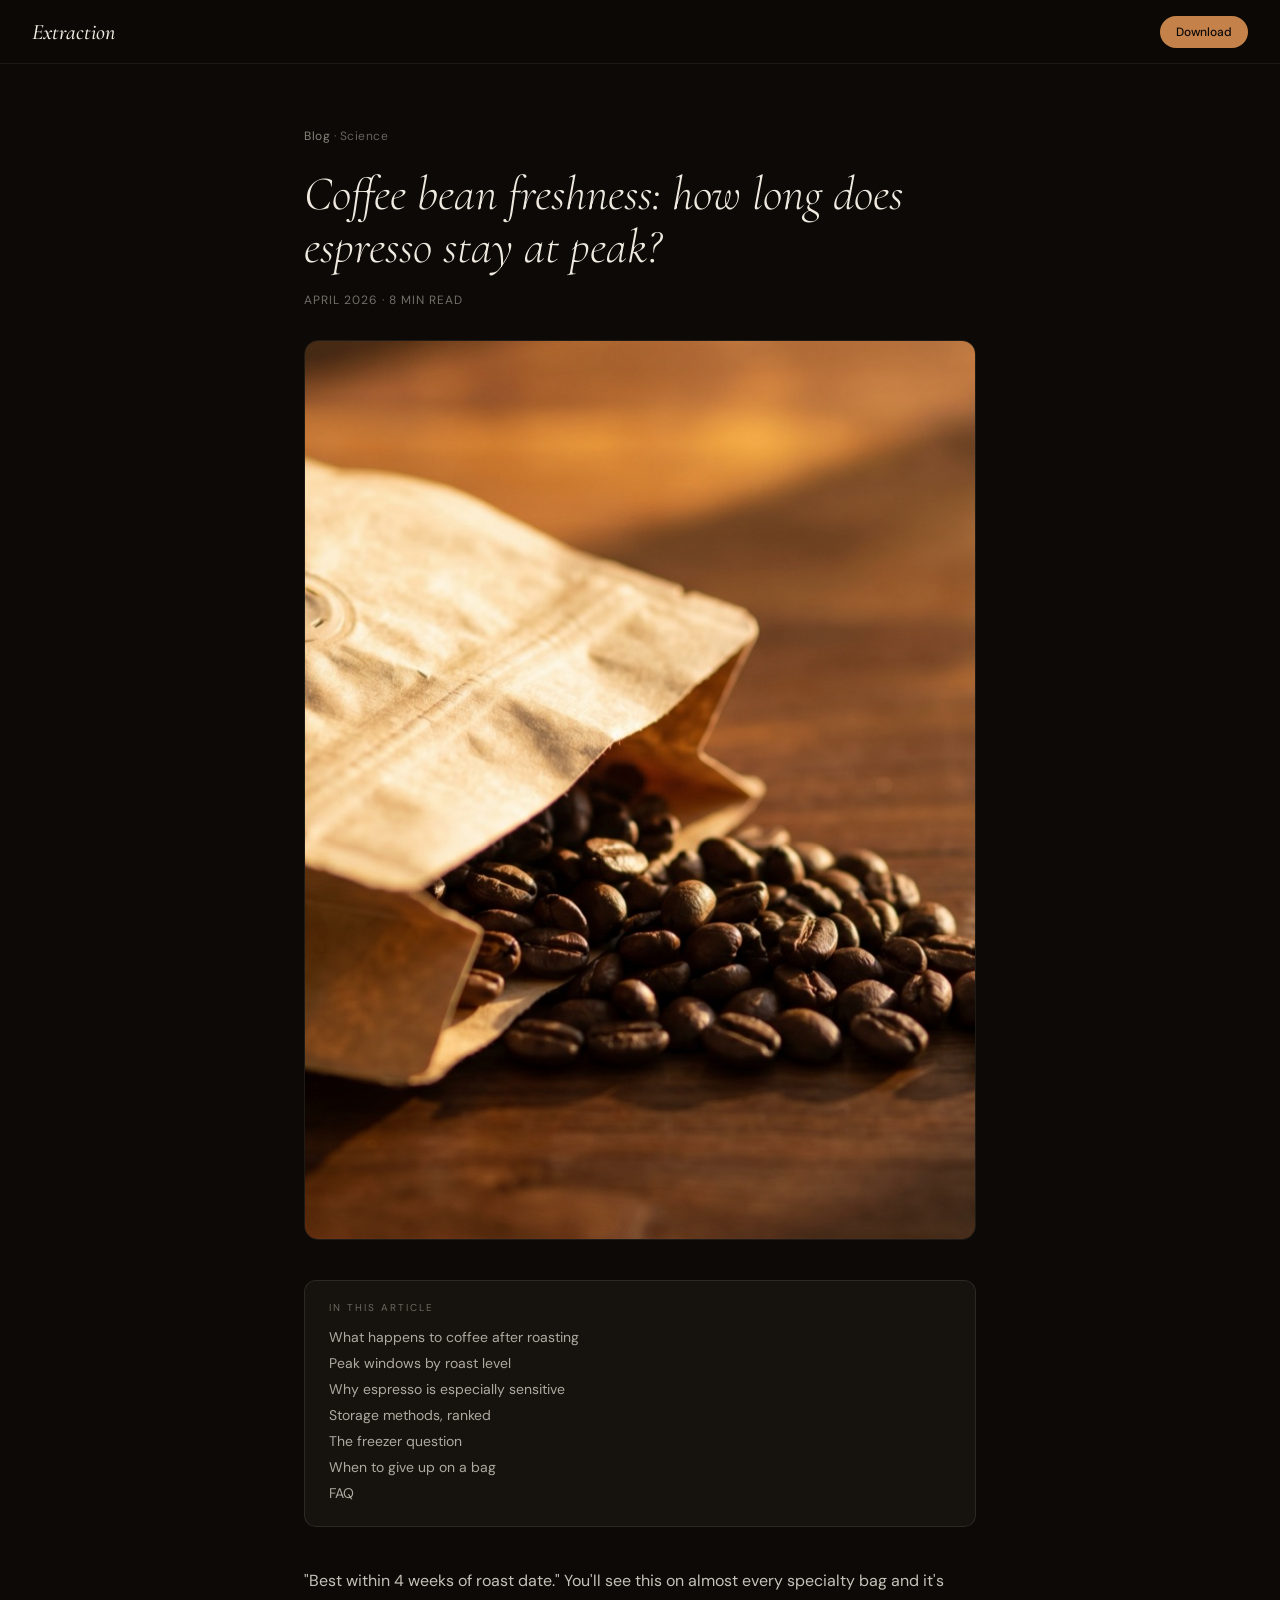
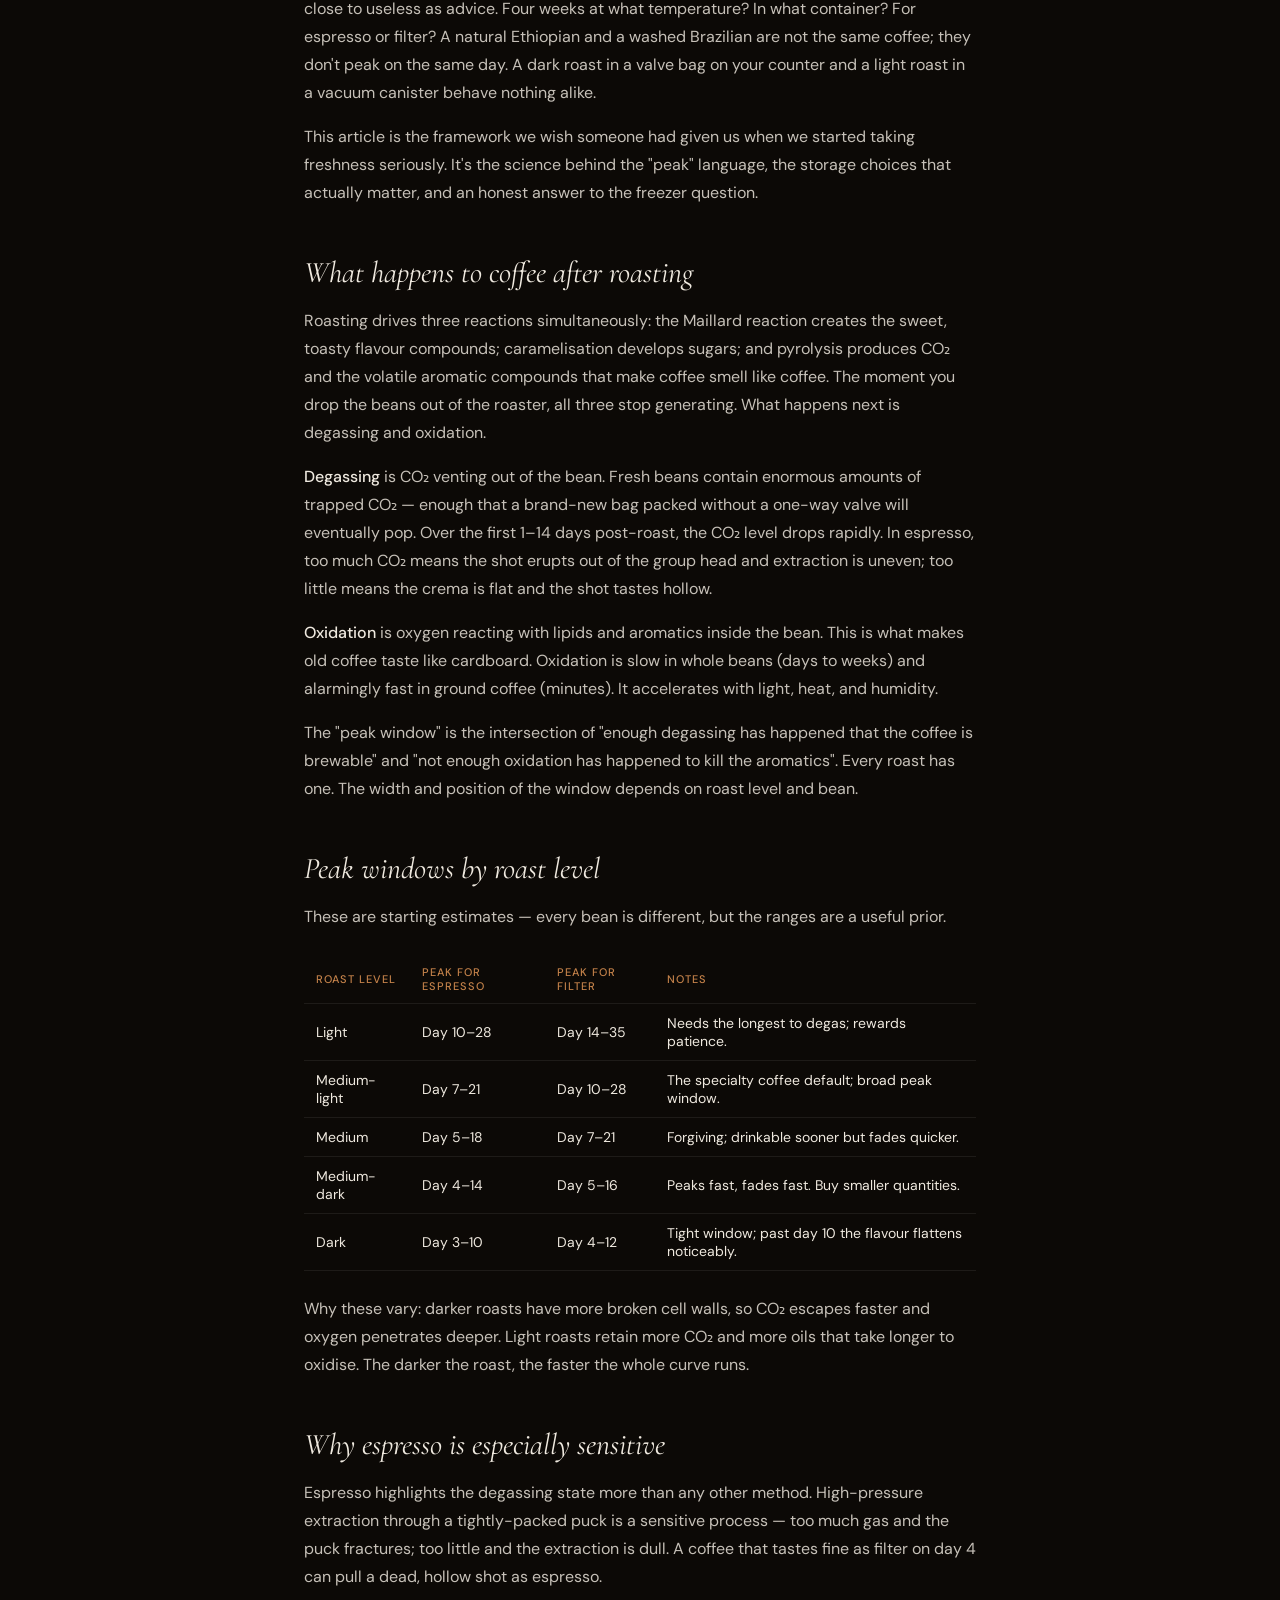
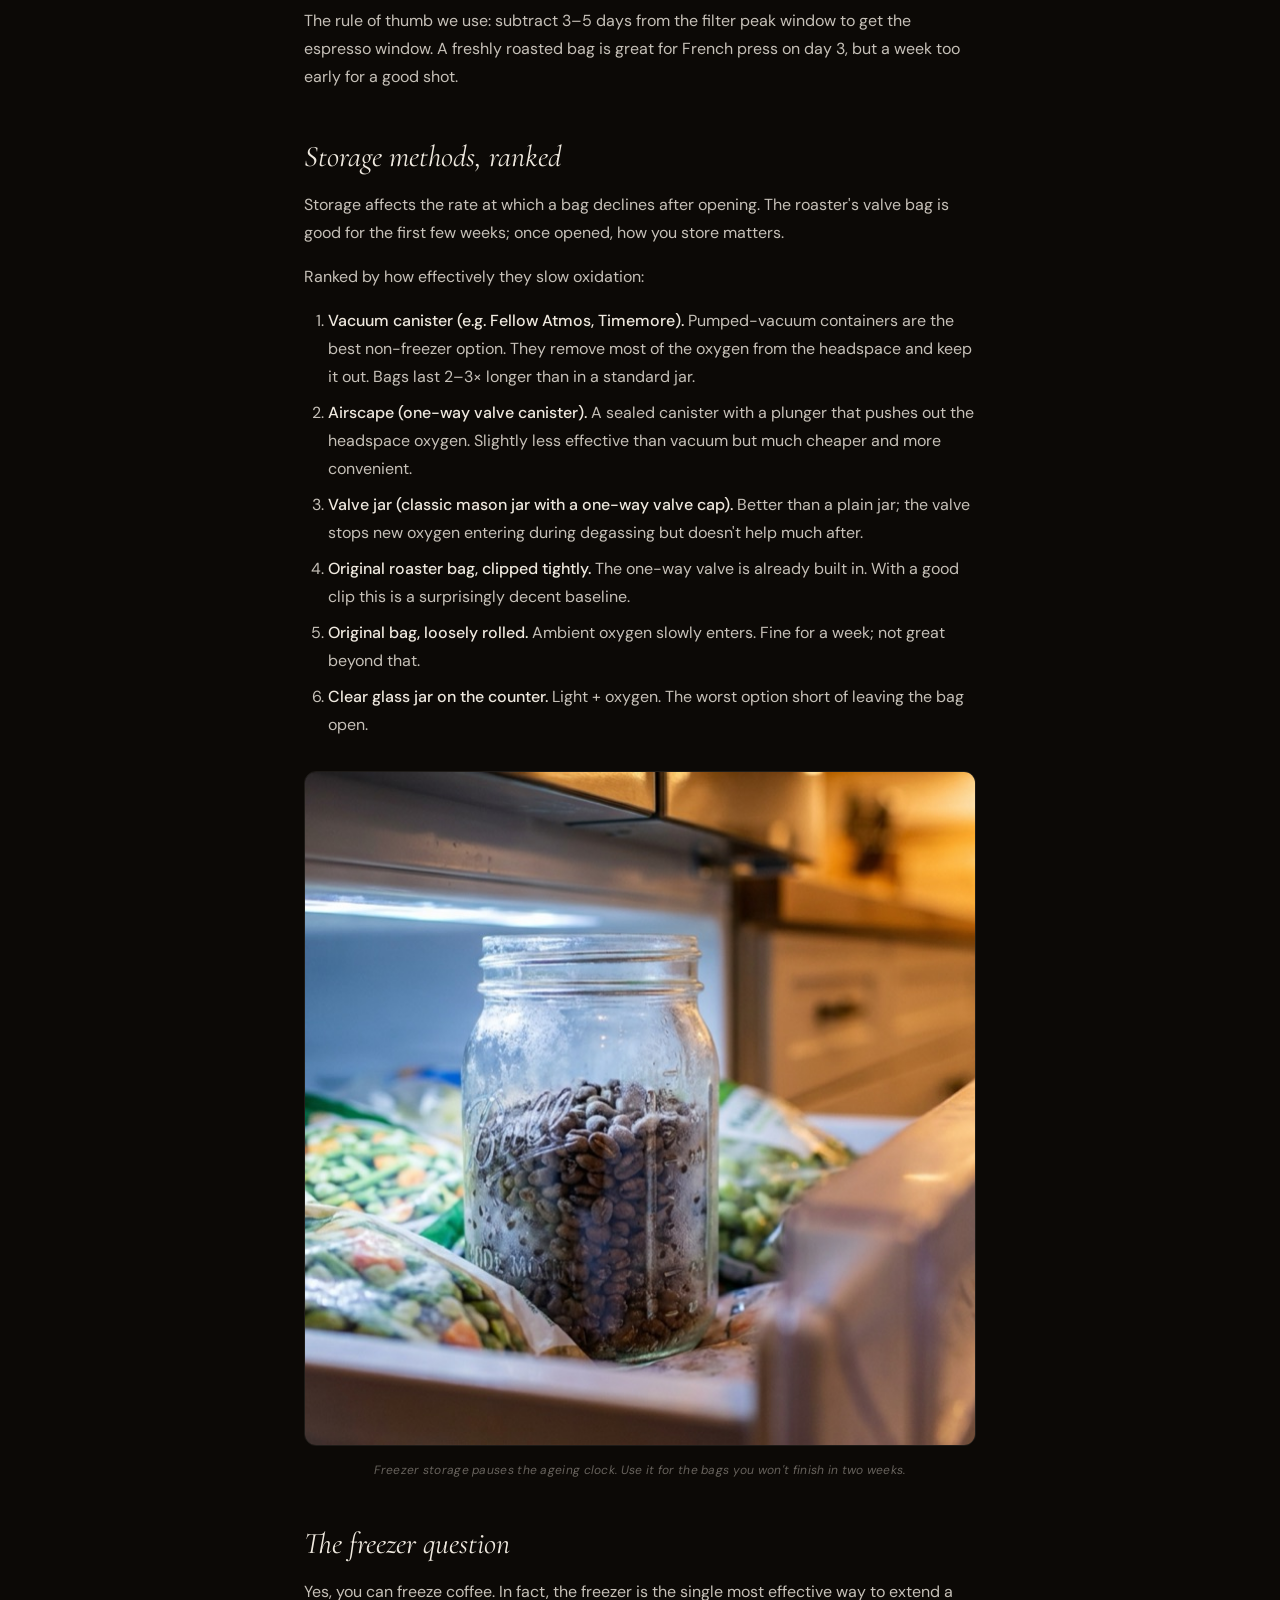
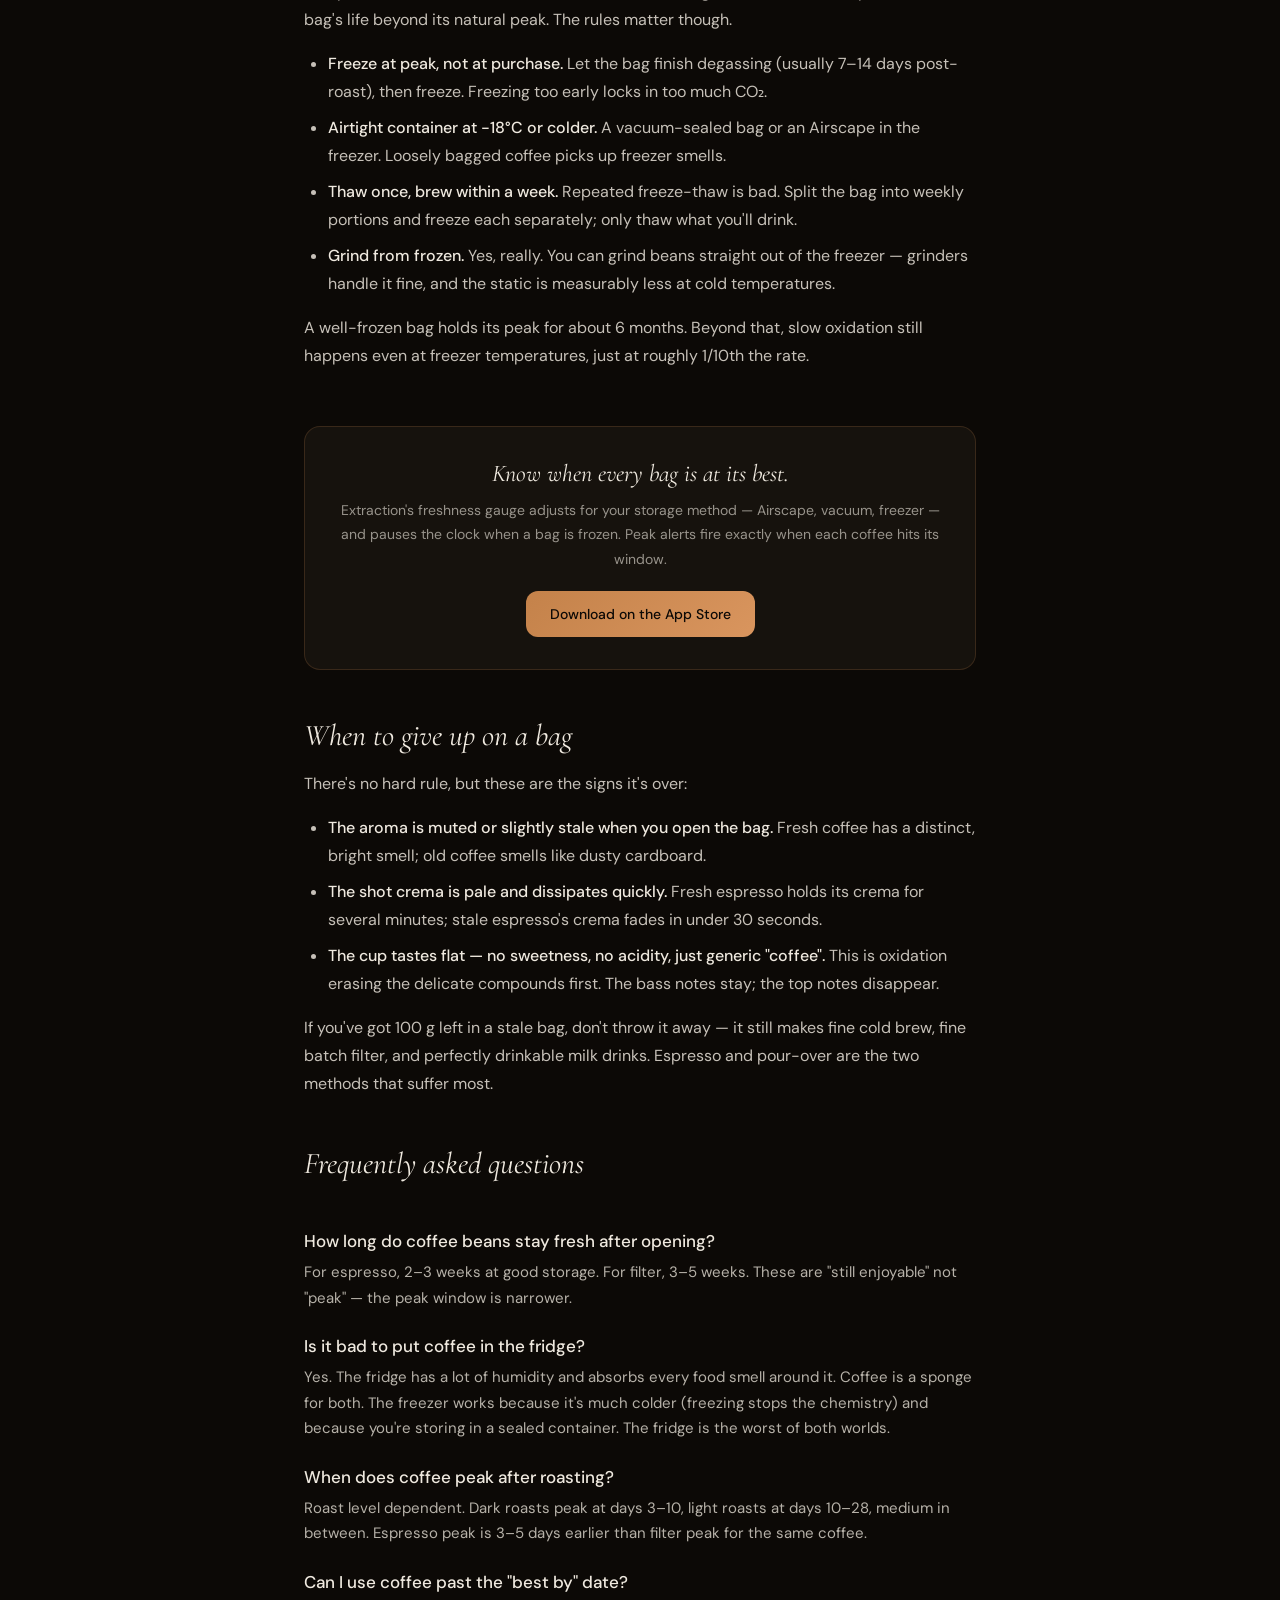
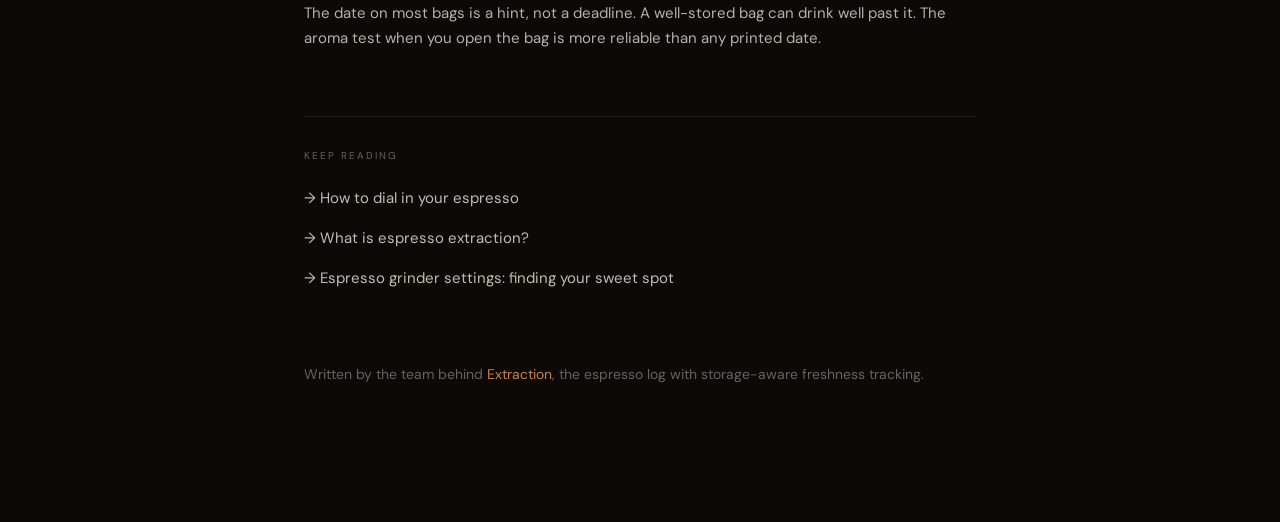
<file: blog/coffee-bean-freshness/index.html>
<!DOCTYPE html>
<html lang="en">
<head>
<meta charset="UTF-8">
<meta name="viewport" content="width=device-width, initial-scale=1.0">

<title>Coffee Bean Freshness: How Long Does Espresso Stay at Peak?</title>
<meta name="description" content="The science of coffee bean freshness explained. When a bag hits its peak, when it fades, how to store it, and whether the freezer trick actually works.">
<link rel="canonical" href="https://extrctn.com/blog/coffee-bean-freshness/">
<meta property="og:title" content="Coffee Bean Freshness: How Long Does Espresso Stay at Peak?">
<meta property="og:description" content="Degassing, peak windows, storage. When a bag is best, when it's past it, and what you can do about it.">
<meta property="og:url" content="https://extrctn.com/blog/coffee-bean-freshness/">
<meta property="og:type" content="article">
<meta property="og:image" content="https://extrctn.com/blog/coffee-bean-freshness/hero.jpg">
<meta property="og:image:width" content="1600">
<meta property="og:image:height" content="900">
<meta property="article:published_time" content="2026-04-22T00:00:00Z">

<link rel="preconnect" href="https://fonts.googleapis.com">
<link rel="preconnect" href="https://fonts.gstatic.com" crossorigin>
<link href="https://fonts.googleapis.com/css2?family=Cormorant+Garamond:ital,wght@0,300;0,400;0,500;1,300;1,400;1,500&family=DM+Sans:wght@300;400;500&family=JetBrains+Mono:wght@300;400&display=swap" rel="stylesheet">
<link rel="stylesheet" href="/blog/blog.css">

<script type="application/ld+json">
{
  "@context": "https://schema.org",
  "@type": "Article",
  "headline": "Coffee Bean Freshness: How Long Does Espresso Stay at Peak?",
  "description": "The science of coffee bean freshness explained — peak windows, storage methods, and the freezer trick.",
  "image": "https://extrctn.com/blog/coffee-bean-freshness/hero.jpg",
  "author": { "@type": "Organization", "name": "Extraction" },
  "publisher": {
    "@type": "Organization",
    "name": "Extraction",
    "logo": { "@type": "ImageObject", "url": "https://extrctn.com/og-image.png" }
  },
  "datePublished": "2026-04-22",
  "dateModified": "2026-04-22",
  "mainEntityOfPage": "https://extrctn.com/blog/coffee-bean-freshness/"
}
</script>
<script type="application/ld+json">
{
  "@context": "https://schema.org",
  "@type": "FAQPage",
  "mainEntity": [
    {
      "@type": "Question",
      "name": "How long do coffee beans stay fresh?",
      "acceptedAnswer": {
        "@type": "Answer",
        "text": "Whole beans sealed in a valve bag stay at roastery-fresh quality for about 4-6 weeks from roast date. Once opened, most bags are at their best between 7 and 28 days post-roast for espresso, slightly longer for filter. Ground coffee loses most of its aromatics within 30 minutes of grinding."
      }
    },
    {
      "@type": "Question",
      "name": "When does coffee peak after roasting?",
      "acceptedAnswer": {
        "@type": "Answer",
        "text": "The peak window varies by roast level. Light roasts take 10-14 days to fully degas and can peak around days 14-28. Medium roasts peak 7-21 days from roast. Dark roasts reach peak fastest, often 5-14 days, and fade faster too."
      }
    },
    {
      "@type": "Question",
      "name": "Can you freeze coffee beans?",
      "acceptedAnswer": {
        "@type": "Answer",
        "text": "Yes. Freezing at -18°C or colder, in an airtight container, pauses flavour degradation almost completely. The trick is to freeze beans at peak and thaw only the portion you plan to brew within a week. Repeated freeze-thaw cycles damage the beans."
      }
    }
  ]
}
</script>
</head>
<body>

<nav class="nav">
  <a href="/" class="nav-wordmark">Extrac<span>tion</span></a>
  <a href="https://apps.apple.com/us/app/extraction/id6761392610" class="nav-download" target="_blank" rel="noopener">Download</a>
</nav>

<article>
  <div class="breadcrumb"><a href="/blog/">Blog</a> · Science</div>
  <h1>Coffee bean freshness: how long does espresso stay at peak?</h1>
  <div class="byline">April 2026 · 8 min read</div>

  <img class="hero-img" src="hero.jpg" alt="An open kraft-paper coffee bag with whole beans spilling onto dark walnut wood. The bag has a visible one-way degassing valve." width="1600" height="900" fetchpriority="high">

  <div class="toc">
    <div class="toc-label">In this article</div>
    <a href="#what-happens">What happens to coffee after roasting</a>
    <a href="#windows">Peak windows by roast level</a>
    <a href="#espresso">Why espresso is especially sensitive</a>
    <a href="#storage">Storage methods, ranked</a>
    <a href="#freezer">The freezer question</a>
    <a href="#when">When to give up on a bag</a>
    <a href="#faq">FAQ</a>
  </div>

  <p>"Best within 4 weeks of roast date." You'll see this on almost every specialty bag and it's close to useless as advice. Four weeks at what temperature? In what container? For espresso or filter? A natural Ethiopian and a washed Brazilian are not the same coffee; they don't peak on the same day. A dark roast in a valve bag on your counter and a light roast in a vacuum canister behave nothing alike.</p>

  <p>This article is the framework we wish someone had given us when we started taking freshness seriously. It's the science behind the "peak" language, the storage choices that actually matter, and an honest answer to the freezer question.</p>

  <h2 id="what-happens">What happens to coffee after roasting</h2>

  <p>Roasting drives three reactions simultaneously: the Maillard reaction creates the sweet, toasty flavour compounds; caramelisation develops sugars; and pyrolysis produces CO₂ and the volatile aromatic compounds that make coffee smell like coffee. The moment you drop the beans out of the roaster, all three stop generating. What happens next is degassing and oxidation.</p>

  <p><strong>Degassing</strong> is CO₂ venting out of the bean. Fresh beans contain enormous amounts of trapped CO₂ — enough that a brand-new bag packed without a one-way valve will eventually pop. Over the first 1–14 days post-roast, the CO₂ level drops rapidly. In espresso, too much CO₂ means the shot erupts out of the group head and extraction is uneven; too little means the crema is flat and the shot tastes hollow.</p>

  <p><strong>Oxidation</strong> is oxygen reacting with lipids and aromatics inside the bean. This is what makes old coffee taste like cardboard. Oxidation is slow in whole beans (days to weeks) and alarmingly fast in ground coffee (minutes). It accelerates with light, heat, and humidity.</p>

  <p>The "peak window" is the intersection of "enough degassing has happened that the coffee is brewable" and "not enough oxidation has happened to kill the aromatics". Every roast has one. The width and position of the window depends on roast level and bean.</p>

  <h2 id="windows">Peak windows by roast level</h2>

  <p>These are starting estimates — every bean is different, but the ranges are a useful prior.</p>

  <table>
    <thead>
      <tr><th>Roast level</th><th>Peak for espresso</th><th>Peak for filter</th><th>Notes</th></tr>
    </thead>
    <tbody>
      <tr><td>Light</td><td>Day 10–28</td><td>Day 14–35</td><td>Needs the longest to degas; rewards patience.</td></tr>
      <tr><td>Medium-light</td><td>Day 7–21</td><td>Day 10–28</td><td>The specialty coffee default; broad peak window.</td></tr>
      <tr><td>Medium</td><td>Day 5–18</td><td>Day 7–21</td><td>Forgiving; drinkable sooner but fades quicker.</td></tr>
      <tr><td>Medium-dark</td><td>Day 4–14</td><td>Day 5–16</td><td>Peaks fast, fades fast. Buy smaller quantities.</td></tr>
      <tr><td>Dark</td><td>Day 3–10</td><td>Day 4–12</td><td>Tight window; past day 10 the flavour flattens noticeably.</td></tr>
    </tbody>
  </table>

  <p>Why these vary: darker roasts have more broken cell walls, so CO₂ escapes faster and oxygen penetrates deeper. Light roasts retain more CO₂ and more oils that take longer to oxidise. The darker the roast, the faster the whole curve runs.</p>

  <h2 id="espresso">Why espresso is especially sensitive</h2>

  <p>Espresso highlights the degassing state more than any other method. High-pressure extraction through a tightly-packed puck is a sensitive process — too much gas and the puck fractures; too little and the extraction is dull. A coffee that tastes fine as filter on day 4 can pull a dead, hollow shot as espresso.</p>

  <p>The rule of thumb we use: subtract 3–5 days from the filter peak window to get the espresso window. A freshly roasted bag is great for French press on day 3, but a week too early for a good shot.</p>

  <h2 id="storage">Storage methods, ranked</h2>

  <p>Storage affects the rate at which a bag declines after opening. The roaster's valve bag is good for the first few weeks; once opened, how you store matters.</p>

  <p>Ranked by how effectively they slow oxidation:</p>

  <ol>
    <li><strong>Vacuum canister (e.g. Fellow Atmos, Timemore).</strong> Pumped-vacuum containers are the best non-freezer option. They remove most of the oxygen from the headspace and keep it out. Bags last 2–3× longer than in a standard jar.</li>
    <li><strong>Airscape (one-way valve canister).</strong> A sealed canister with a plunger that pushes out the headspace oxygen. Slightly less effective than vacuum but much cheaper and more convenient.</li>
    <li><strong>Valve jar (classic mason jar with a one-way valve cap).</strong> Better than a plain jar; the valve stops new oxygen entering during degassing but doesn't help much after.</li>
    <li><strong>Original roaster bag, clipped tightly.</strong> The one-way valve is already built in. With a good clip this is a surprisingly decent baseline.</li>
    <li><strong>Original bag, loosely rolled.</strong> Ambient oxygen slowly enters. Fine for a week; not great beyond that.</li>
    <li><strong>Clear glass jar on the counter.</strong> Light + oxygen. The worst option short of leaving the bag open.</li>
  </ol>

    <figure>
    <img class="inline-img" src="inline-1.jpg" alt="A glass mason jar of coffee beans inside a half-open freezer drawer." width="1200" height="675" loading="lazy">
    <figcaption class="img-caption">Freezer storage pauses the ageing clock. Use it for the bags you won't finish in two weeks.</figcaption>
  </figure>

  <h2 id="freezer">The freezer question</h2>

  <p>Yes, you can freeze coffee. In fact, the freezer is the single most effective way to extend a bag's life beyond its natural peak. The rules matter though.</p>

  <ul>
    <li><strong>Freeze at peak, not at purchase.</strong> Let the bag finish degassing (usually 7–14 days post-roast), then freeze. Freezing too early locks in too much CO₂.</li>
    <li><strong>Airtight container at -18°C or colder.</strong> A vacuum-sealed bag or an Airscape in the freezer. Loosely bagged coffee picks up freezer smells.</li>
    <li><strong>Thaw once, brew within a week.</strong> Repeated freeze-thaw is bad. Split the bag into weekly portions and freeze each separately; only thaw what you'll drink.</li>
    <li><strong>Grind from frozen.</strong> Yes, really. You can grind beans straight out of the freezer — grinders handle it fine, and the static is measurably less at cold temperatures.</li>
  </ul>

  <p>A well-frozen bag holds its peak for about 6 months. Beyond that, slow oxidation still happens even at freezer temperatures, just at roughly 1/10th the rate.</p>

  <div class="cta">
    <h3>Know when every bag is at its best.</h3>
    <p>Extraction's freshness gauge adjusts for your storage method — Airscape, vacuum, freezer — and pauses the clock when a bag is frozen. Peak alerts fire exactly when each coffee hits its window.</p>
    <a class="cta-btn" href="https://apps.apple.com/us/app/extraction/id6761392610" target="_blank" rel="noopener">Download on the App Store</a>
  </div>

  <h2 id="when">When to give up on a bag</h2>

  <p>There's no hard rule, but these are the signs it's over:</p>

  <ul>
    <li><strong>The aroma is muted or slightly stale when you open the bag.</strong> Fresh coffee has a distinct, bright smell; old coffee smells like dusty cardboard.</li>
    <li><strong>The shot crema is pale and dissipates quickly.</strong> Fresh espresso holds its crema for several minutes; stale espresso's crema fades in under 30 seconds.</li>
    <li><strong>The cup tastes flat — no sweetness, no acidity, just generic "coffee".</strong> This is oxidation erasing the delicate compounds first. The bass notes stay; the top notes disappear.</li>
  </ul>

  <p>If you've got 100 g left in a stale bag, don't throw it away — it still makes fine cold brew, fine batch filter, and perfectly drinkable milk drinks. Espresso and pour-over are the two methods that suffer most.</p>

  <h2 id="faq">Frequently asked questions</h2>

  <div class="faq">
    <div class="faq-q">How long do coffee beans stay fresh after opening?</div>
    <p class="faq-a">For espresso, 2–3 weeks at good storage. For filter, 3–5 weeks. These are "still enjoyable" not "peak" — the peak window is narrower.</p>

    <div class="faq-q">Is it bad to put coffee in the fridge?</div>
    <p class="faq-a">Yes. The fridge has a lot of humidity and absorbs every food smell around it. Coffee is a sponge for both. The freezer works because it's much colder (freezing stops the chemistry) and because you're storing in a sealed container. The fridge is the worst of both worlds.</p>

    <div class="faq-q">When does coffee peak after roasting?</div>
    <p class="faq-a">Roast level dependent. Dark roasts peak at days 3–10, light roasts at days 10–28, medium in between. Espresso peak is 3–5 days earlier than filter peak for the same coffee.</p>

    <div class="faq-q">Can I use coffee past the "best by" date?</div>
    <p class="faq-a">The date on most bags is a hint, not a deadline. A well-stored bag can drink well past it. The aroma test when you open the bag is more reliable than any printed date.</p>
  </div>

  <div class="related">
    <div class="related-label">Keep reading</div>
    <a href="/blog/how-to-dial-in-espresso/">→ How to dial in your espresso</a>
    <a href="/blog/what-is-espresso-extraction/">→ What is espresso extraction?</a>
    <a href="/blog/espresso-grinder-settings/">→ Espresso grinder settings: finding your sweet spot</a>
  </div>

  <p class="article-footer">Written by the team behind <a href="/">Extraction</a>, the espresso log with storage-aware freshness tracking.</p>
</article>

</body>
</html>
</file>
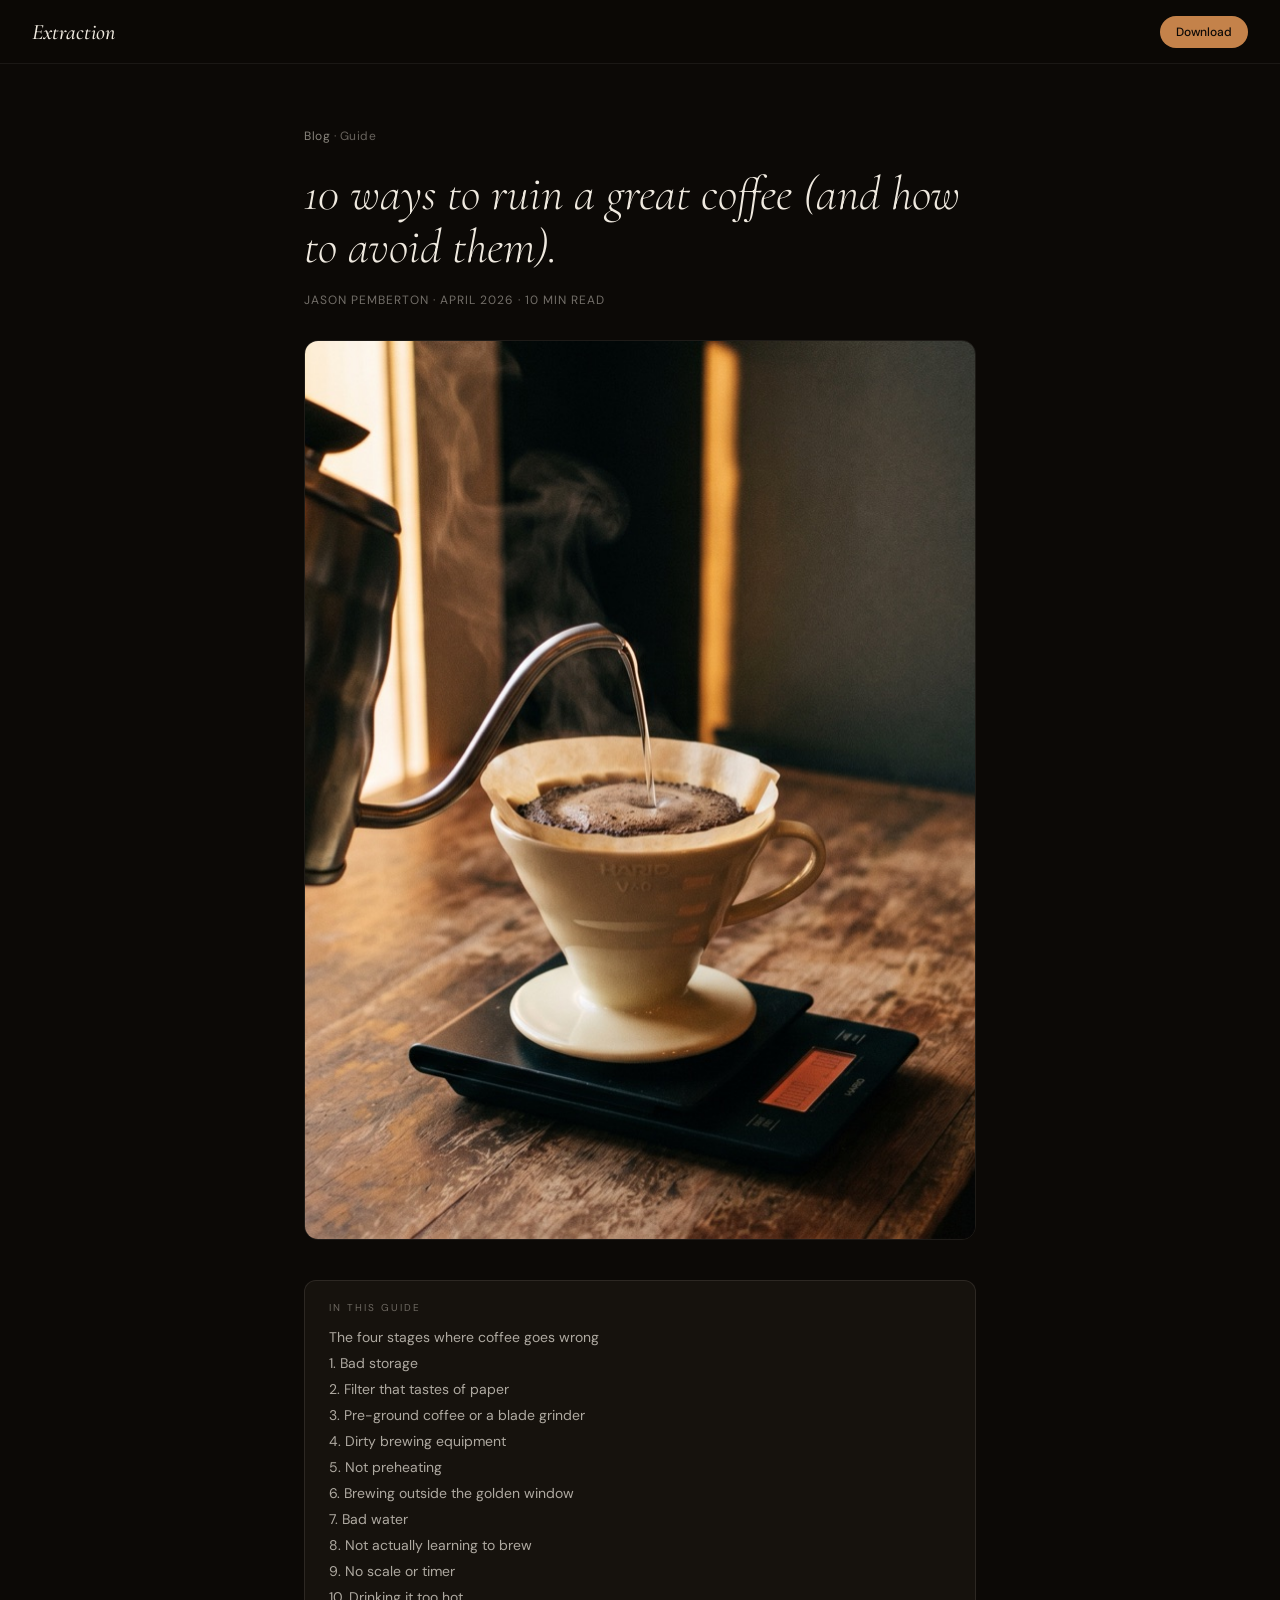
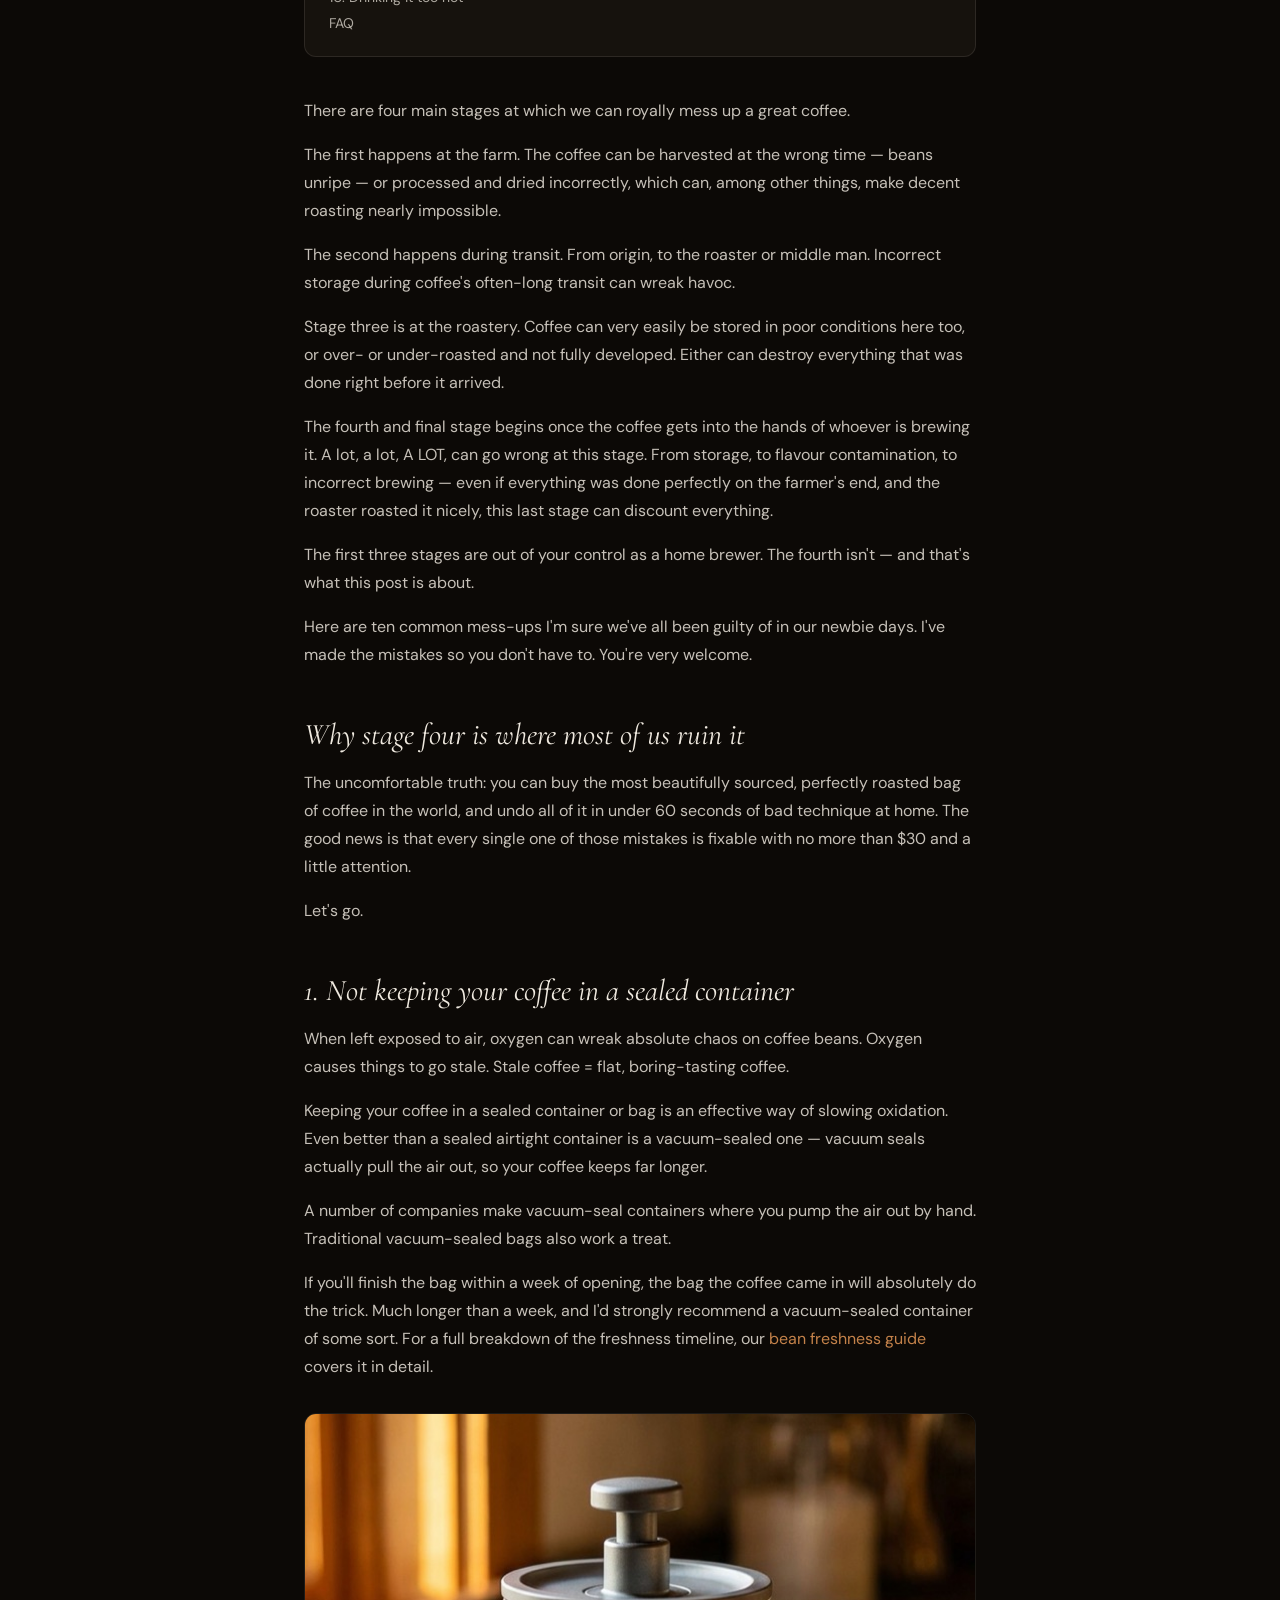
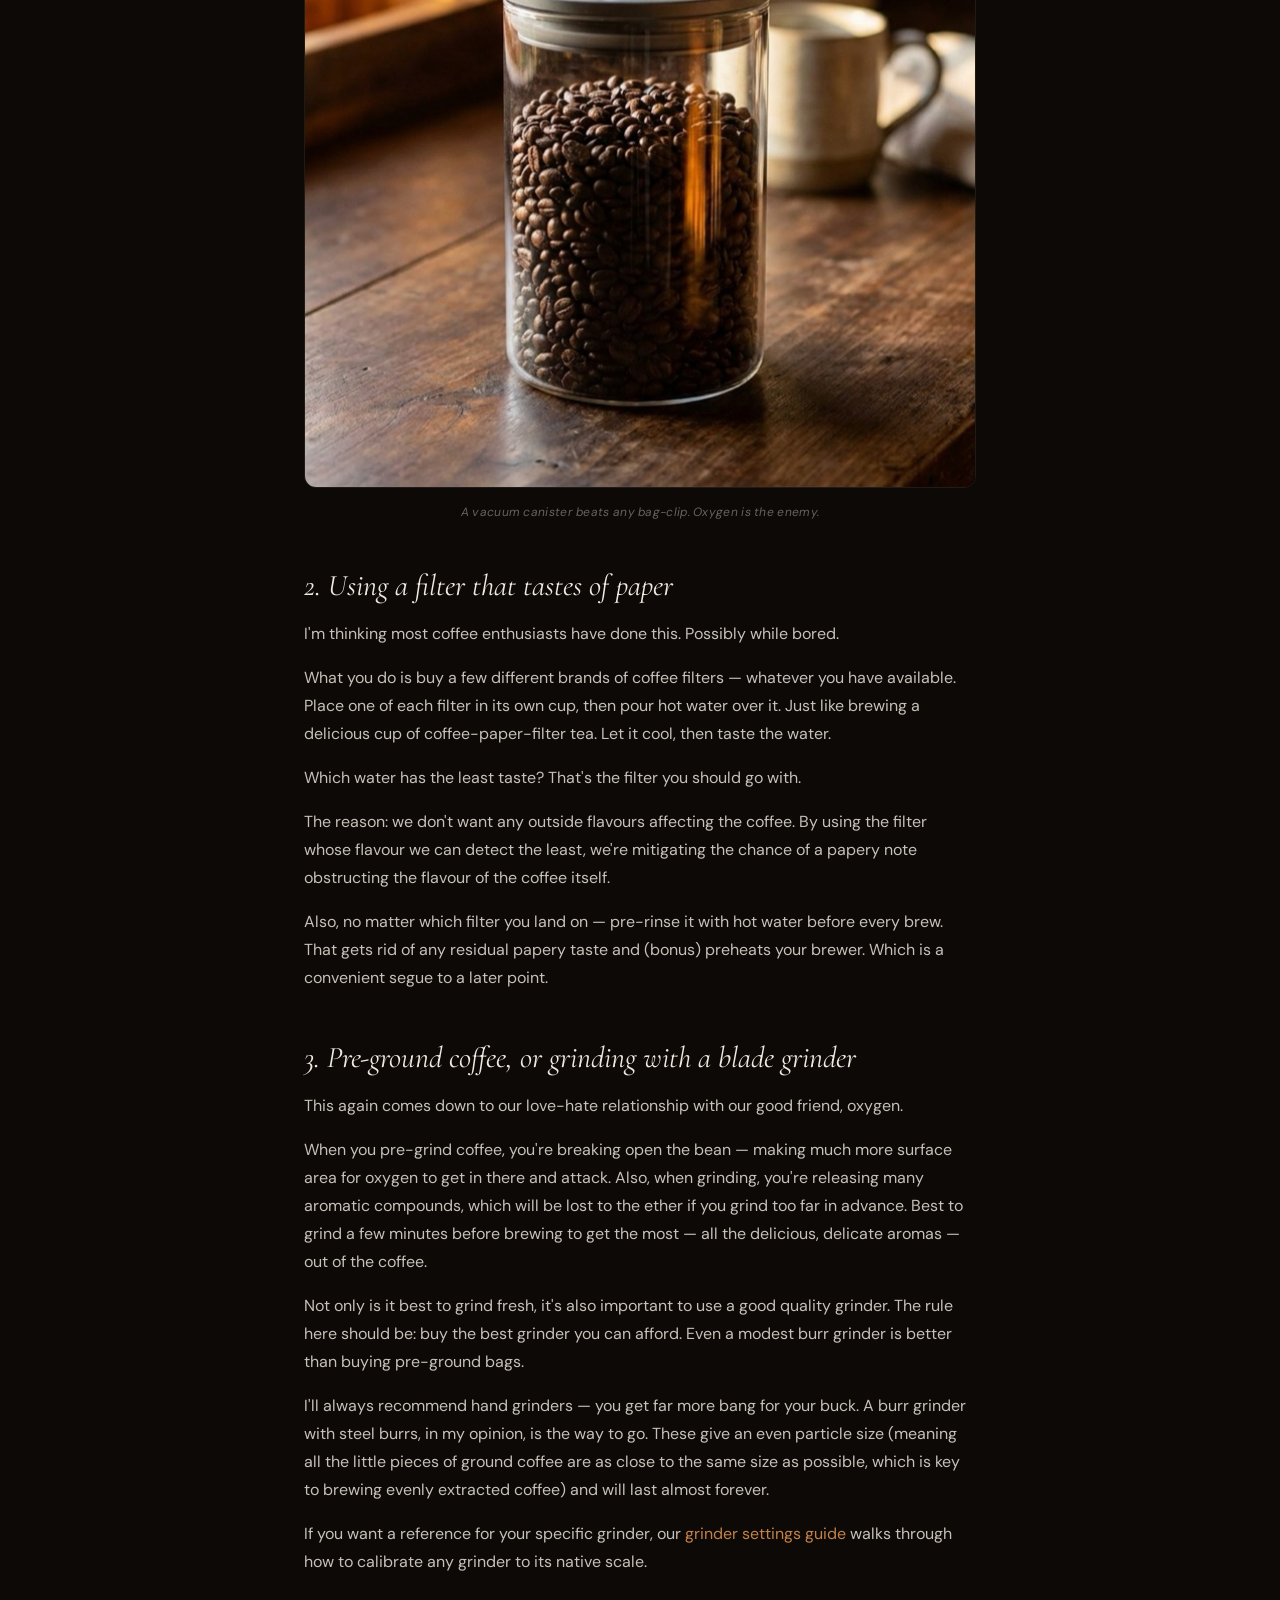
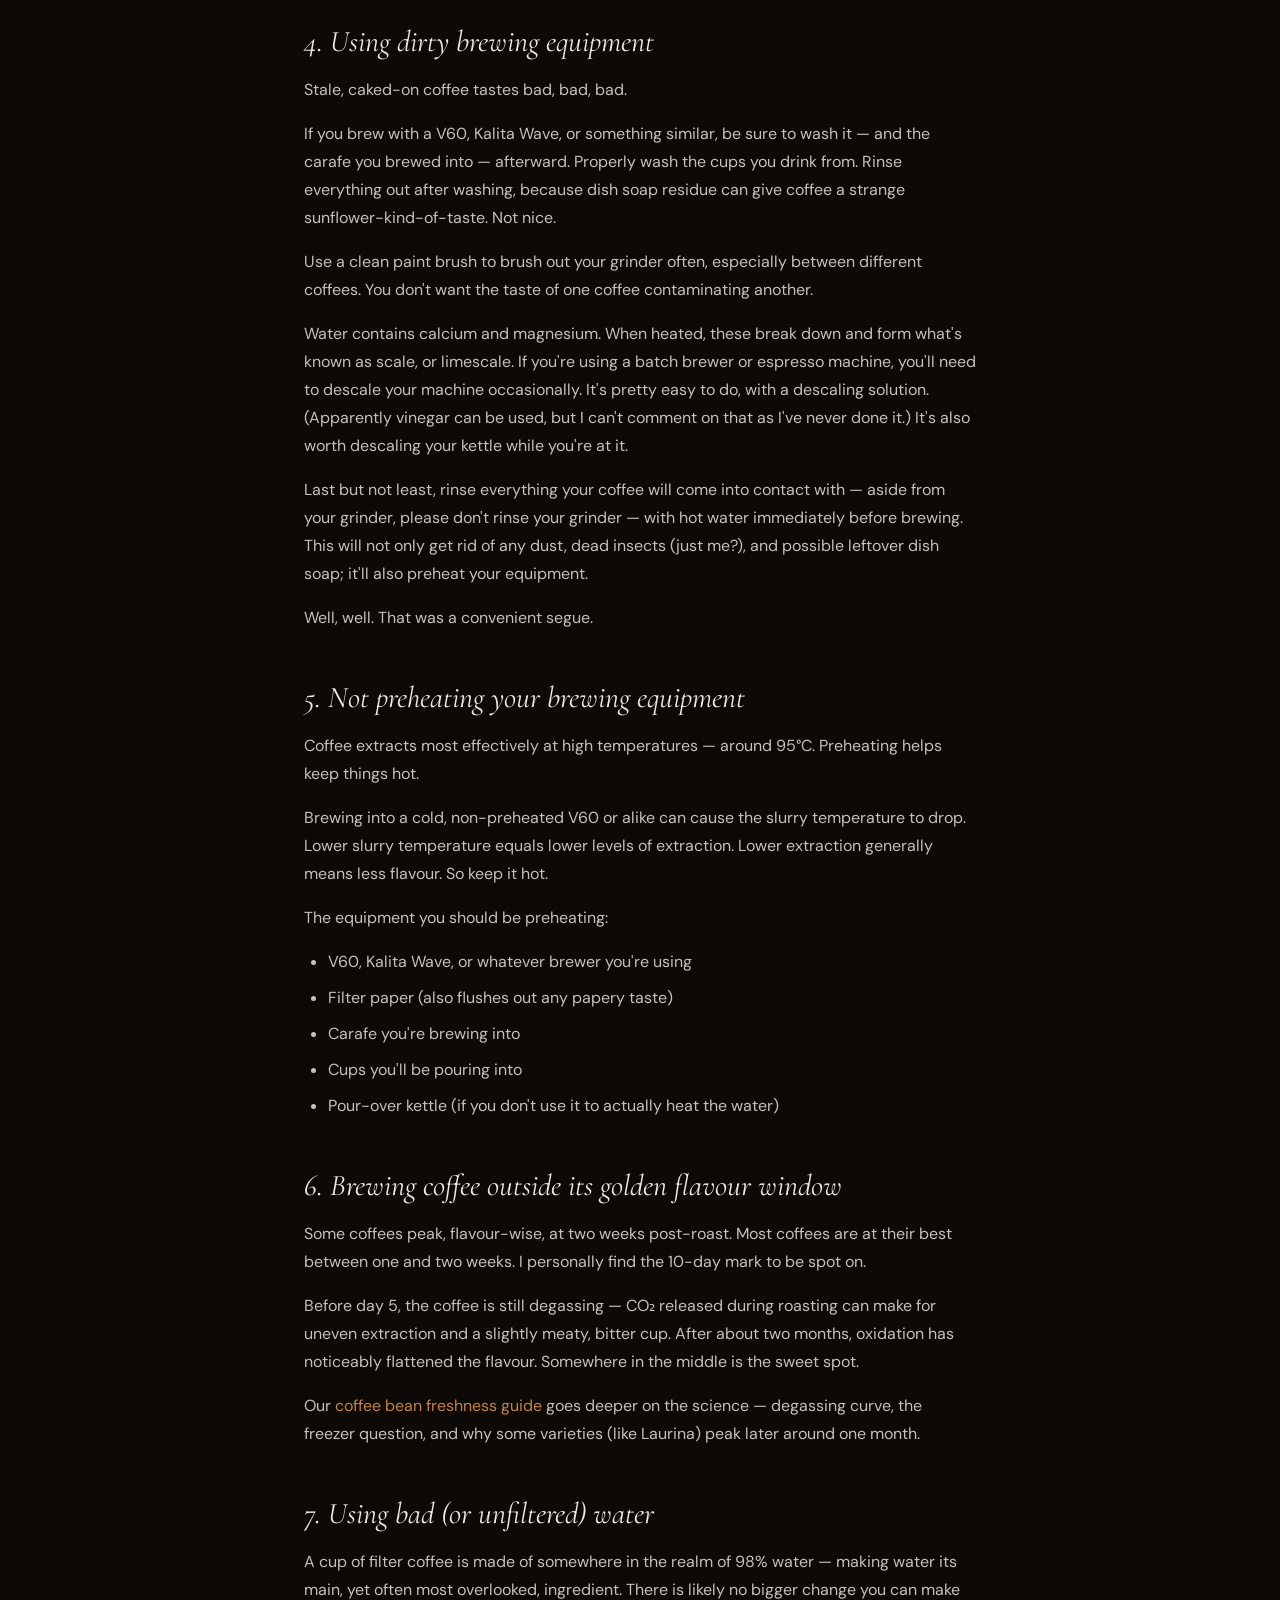
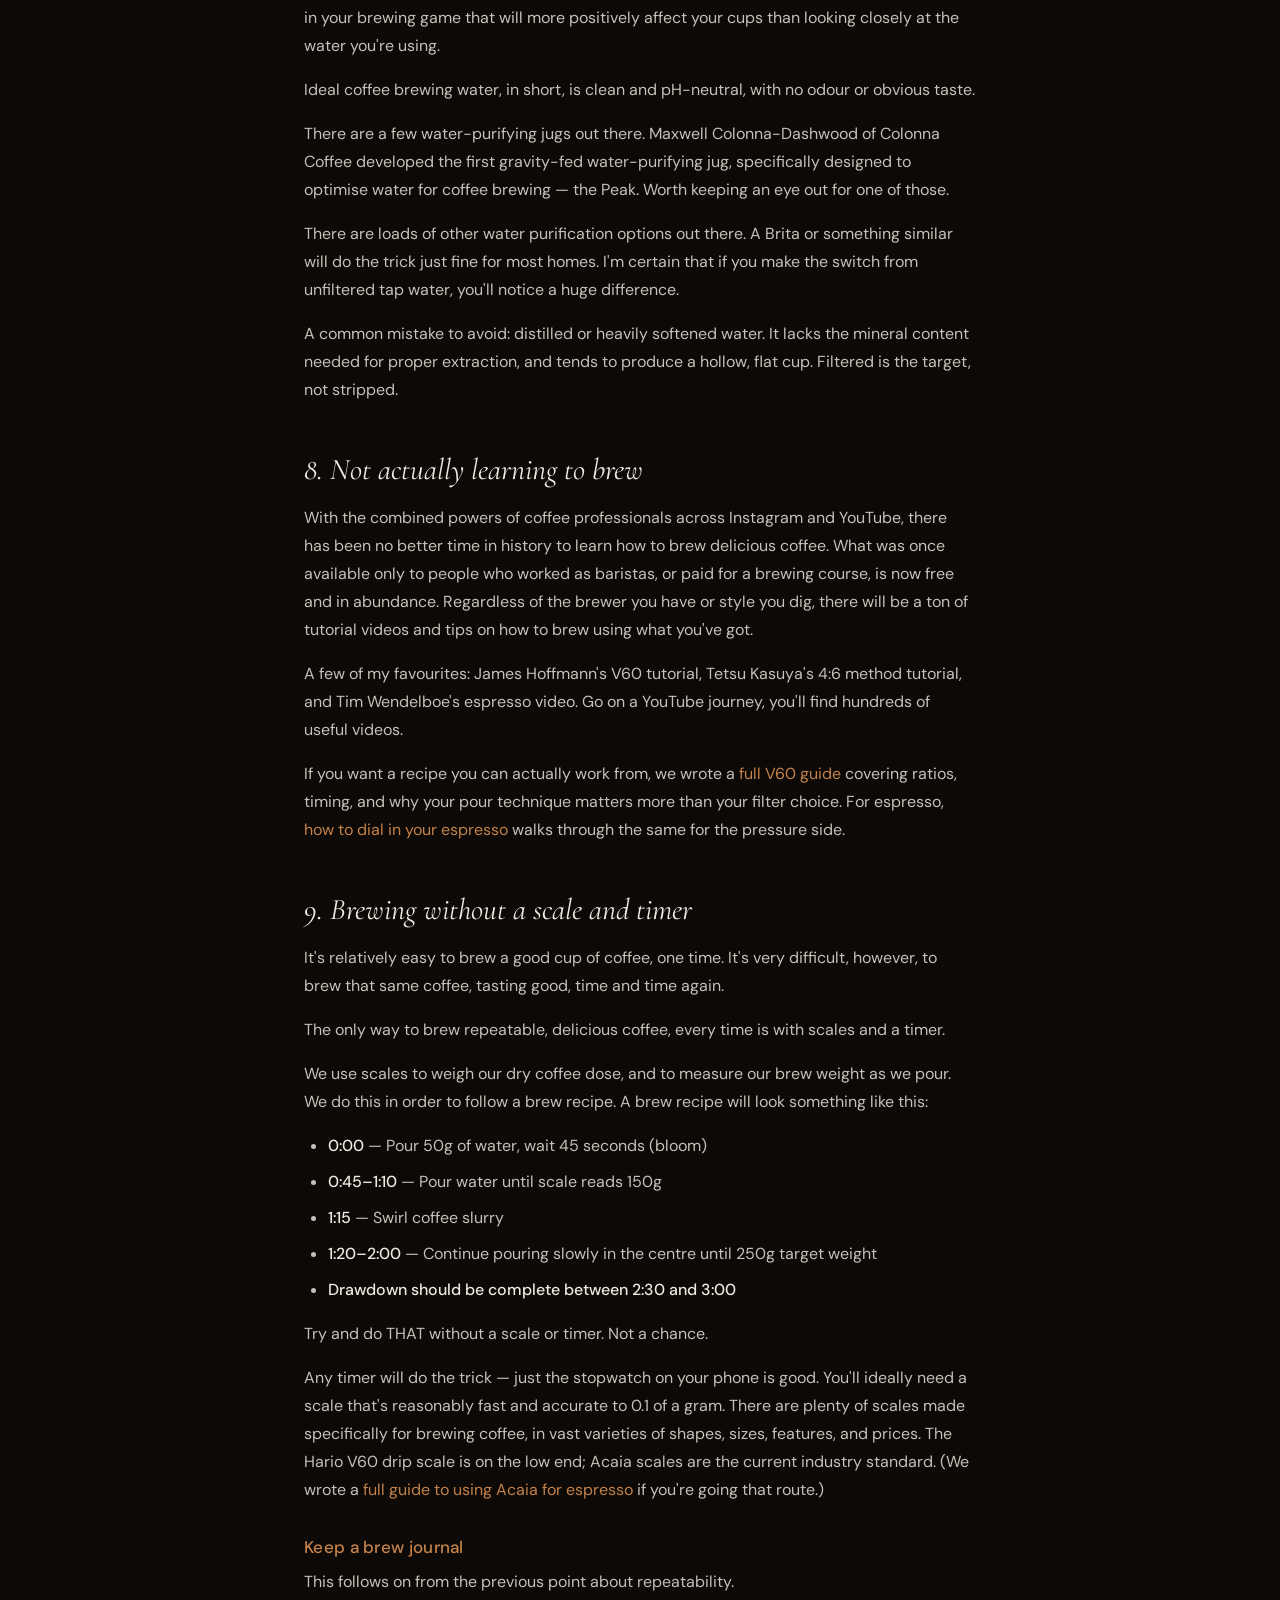
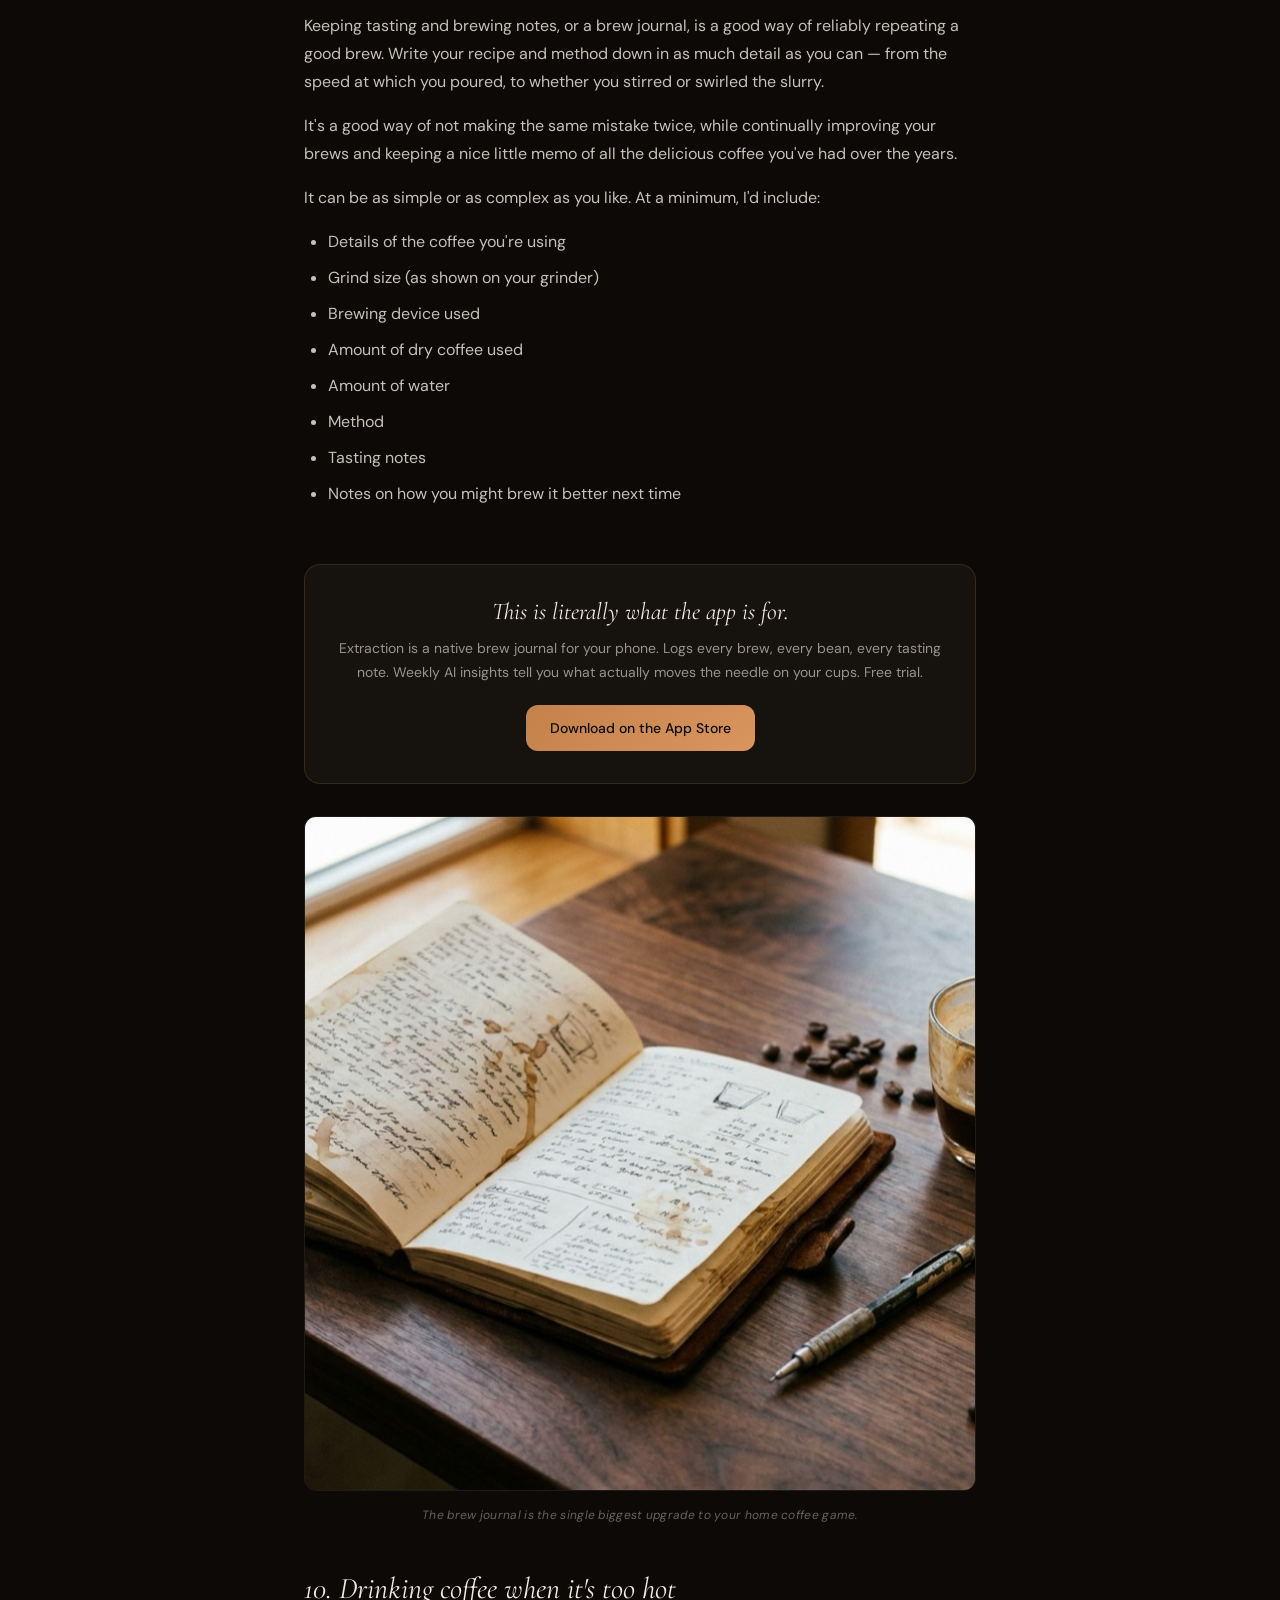
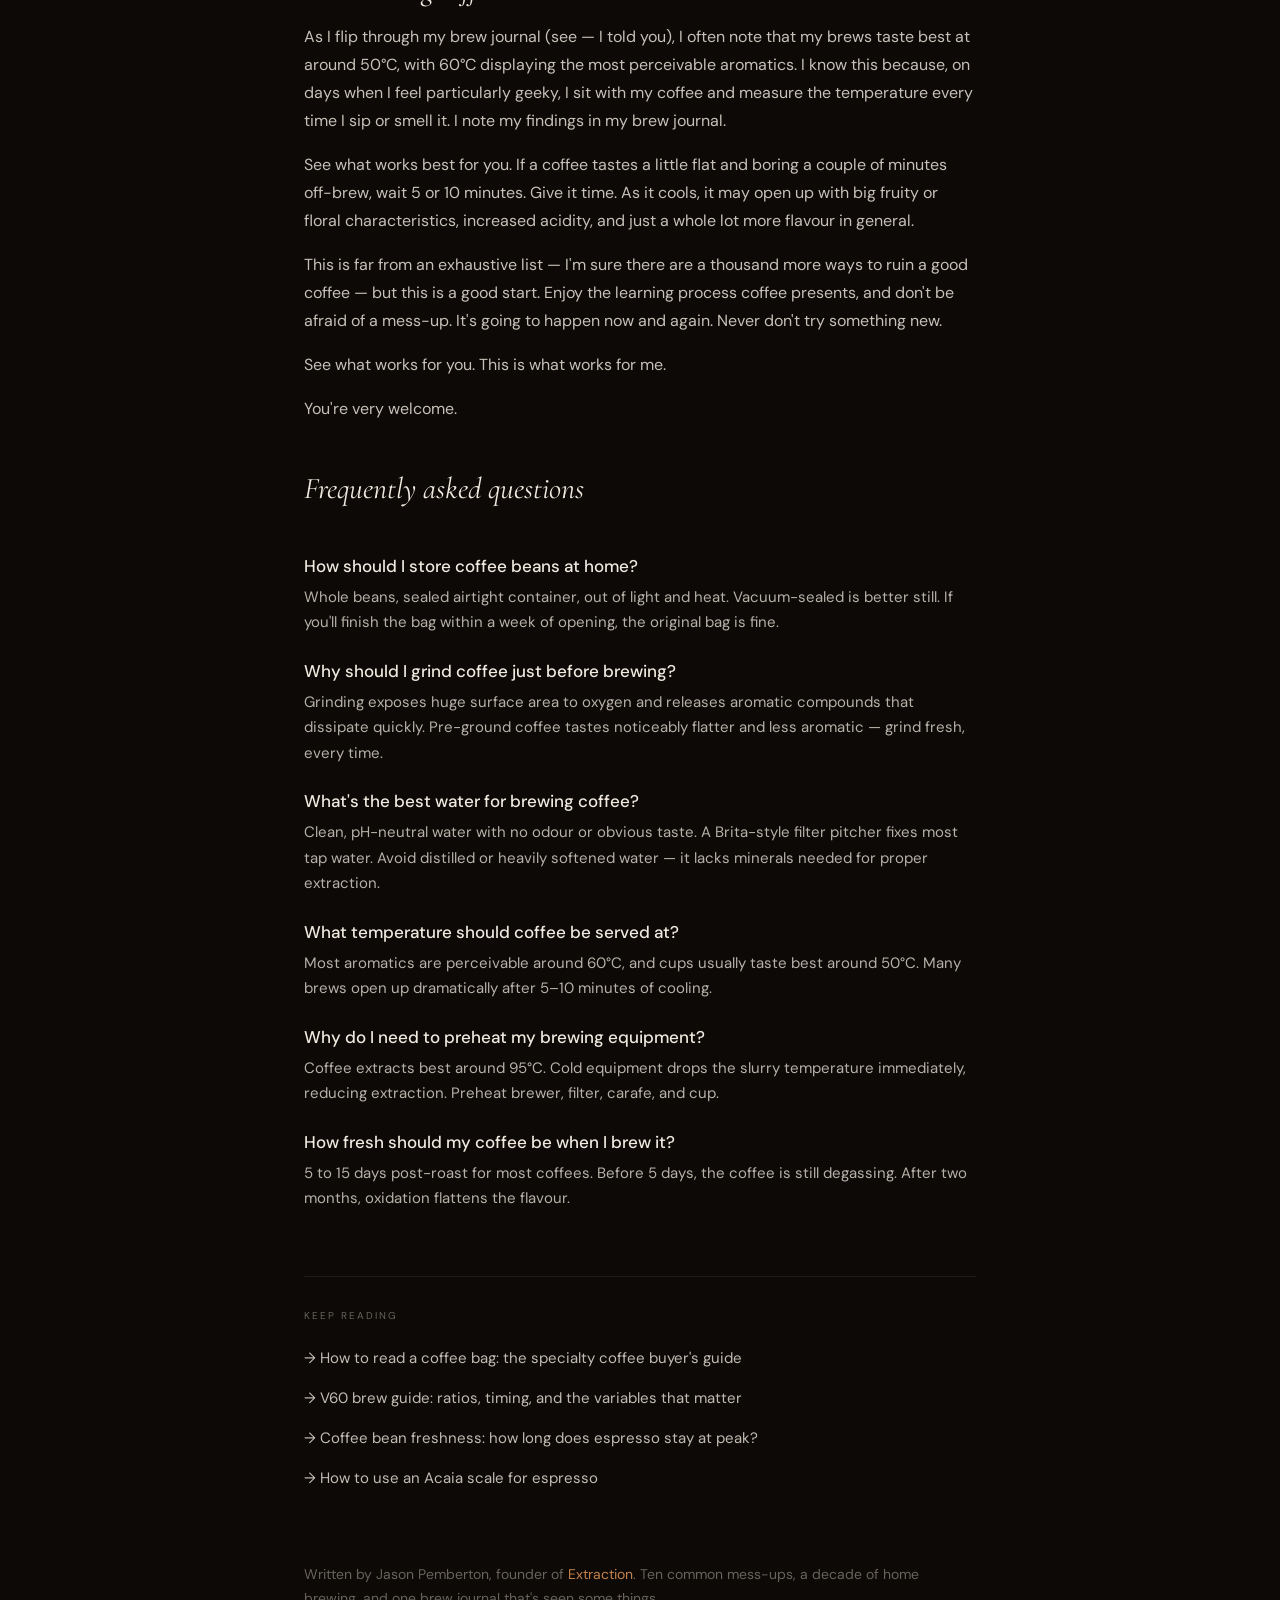
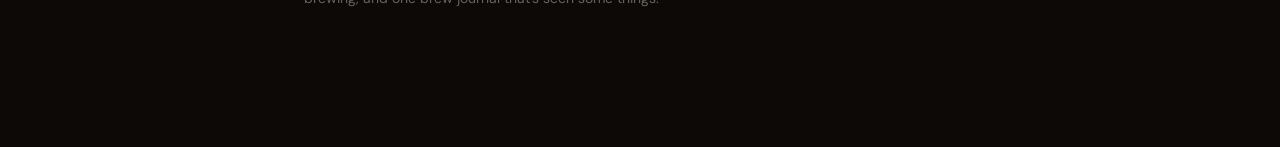
<file: blog/coffee-brewing-mistakes/index.html>
<!DOCTYPE html>
<html lang="en">
<head>
<meta charset="UTF-8">
<meta name="viewport" content="width=device-width, initial-scale=1.0">

<title>10 Ways to Ruin a Great Coffee (and How to Avoid Them)</title>
<meta name="description" content="The ten mistakes that turn a great bag into a mediocre cup — storage, grinding, water, preheating, filters, temperature, and more. Practical fixes from a home-barista perspective.">
<link rel="canonical" href="https://extrctn.com/blog/coffee-brewing-mistakes/">
<meta property="og:title" content="10 Ways to Ruin a Great Coffee (and How to Avoid Them)">
<meta property="og:description" content="The ten mistakes that turn a great bag into a mediocre cup — storage, grinding, water, preheating, and more. Practical fixes.">
<meta property="og:url" content="https://extrctn.com/blog/coffee-brewing-mistakes/">
<meta property="og:type" content="article">
<meta property="og:image" content="https://extrctn.com/blog/coffee-brewing-mistakes/og.jpg">
<meta property="og:image:width" content="1200">
<meta property="og:image:height" content="675">
<meta property="article:published_time" content="2026-04-24T00:00:00Z">
<meta property="article:author" content="Jason Pemberton">

<link rel="preconnect" href="https://fonts.googleapis.com">
<link rel="preconnect" href="https://fonts.gstatic.com" crossorigin>
<link href="https://fonts.googleapis.com/css2?family=Cormorant+Garamond:ital,wght@0,300;0,400;0,500;1,300;1,400;1,500&family=DM+Sans:wght@300;400;500&family=JetBrains+Mono:wght@300;400&display=swap" rel="stylesheet">
<link rel="stylesheet" href="/blog/blog.css">

<script type="application/ld+json">
{
  "@context": "https://schema.org",
  "@type": "Article",
  "headline": "10 Ways to Ruin a Great Coffee (and How to Avoid Them)",
  "description": "The ten mistakes that turn a great bag into a mediocre cup — storage, grinding, water, preheating, and more. Practical fixes.",
  "image": "https://extrctn.com/blog/coffee-brewing-mistakes/hero.jpg",
  "author": { "@type": "Person", "name": "Jason Pemberton" },
  "publisher": {
    "@type": "Organization",
    "name": "Extraction",
    "logo": { "@type": "ImageObject", "url": "https://extrctn.com/og-image.png" }
  },
  "datePublished": "2026-04-24",
  "dateModified": "2026-04-24",
  "mainEntityOfPage": "https://extrctn.com/blog/coffee-brewing-mistakes/"
}
</script>
<script type="application/ld+json">
{
  "@context": "https://schema.org",
  "@type": "FAQPage",
  "mainEntity": [
    {
      "@type": "Question",
      "name": "How should I store coffee beans at home?",
      "acceptedAnswer": {
        "@type": "Answer",
        "text": "Keep whole beans sealed in an airtight container, out of light and heat. A vacuum-sealed canister extends freshness further by pulling out oxygen. If you'll finish the bag within a week of opening, the original bag is fine. Beyond that, switch to a proper airtight container."
      }
    },
    {
      "@type": "Question",
      "name": "Why should I grind coffee just before brewing?",
      "acceptedAnswer": {
        "@type": "Answer",
        "text": "Grinding breaks open the bean, exposing massive surface area to oxygen. It also releases delicate aromatic compounds that dissipate quickly. Coffee ground more than a few minutes ahead of brewing will taste noticeably flatter and less aromatic. Grind fresh, every time."
      }
    },
    {
      "@type": "Question",
      "name": "What's the best water for brewing coffee?",
      "acceptedAnswer": {
        "@type": "Answer",
        "text": "A filter coffee is ~98% water. Aim for clean, pH-neutral water with no odour or obvious taste. A Brita-style filter pitcher fixes most tap-water issues. Distilled or softened water is a common mistake — it lacks minerals needed for proper extraction. For the obsessive, dedicated coffee-water kits are available."
      }
    },
    {
      "@type": "Question",
      "name": "What temperature should coffee be served at?",
      "acceptedAnswer": {
        "@type": "Answer",
        "text": "Coffee expresses most aromatics as it cools to around 60°C, and usually tastes best around 50°C. Many flat or boring cups open up dramatically after 5–10 minutes of cooling — fruit and floral notes emerge that weren't there piping hot."
      }
    },
    {
      "@type": "Question",
      "name": "Why do I need to preheat my brewing equipment?",
      "acceptedAnswer": {
        "@type": "Answer",
        "text": "Coffee extracts best at around 95°C. Pouring 95°C water into a cold V60 or mug drops the slurry temperature immediately, reducing extraction. Preheat your brewer, filter, carafe, and serving cup with hot water before brewing to keep the brew temperature where it should be."
      }
    },
    {
      "@type": "Question",
      "name": "How fresh should my coffee be when I brew it?",
      "acceptedAnswer": {
        "@type": "Answer",
        "text": "The golden window for most coffees is 5 to 15 days post-roast. Before 5 days, the coffee is still degassing and brews unevenly. After two months, oxidation noticeably flattens the flavour. Some varieties like Laurina peak later, around one month."
      }
    }
  ]
}
</script>
</head>
<body>

<nav class="nav">
  <a href="/" class="nav-wordmark">Extrac<span>tion</span></a>
  <a href="https://apps.apple.com/us/app/extraction/id6761392610" class="nav-download" target="_blank" rel="noopener">Download</a>
</nav>

<article>
  <div class="breadcrumb"><a href="/blog/">Blog</a> · Guide</div>
  <h1>10 ways to ruin a great coffee (and how to avoid them).</h1>
  <div class="byline">Jason Pemberton · April 2026 · 10 min read</div>

  <img class="hero-img" src="hero.jpg" alt="A Hario V60 ceramic dripper mid-pour on a digital scale, gooseneck kettle pouring water, steam rising, warm wood kitchen surface with moody side-lighting." width="1600" height="900" fetchpriority="high">

  <div class="toc">
    <div class="toc-label">In this guide</div>
    <a href="#four-stages">The four stages where coffee goes wrong</a>
    <a href="#storage">1. Bad storage</a>
    <a href="#filter">2. Filter that tastes of paper</a>
    <a href="#grinder">3. Pre-ground coffee or a blade grinder</a>
    <a href="#clean">4. Dirty brewing equipment</a>
    <a href="#preheat">5. Not preheating</a>
    <a href="#freshness">6. Brewing outside the golden window</a>
    <a href="#water">7. Bad water</a>
    <a href="#technique">8. Not actually learning to brew</a>
    <a href="#scale">9. No scale or timer</a>
    <a href="#temperature">10. Drinking it too hot</a>
    <a href="#faq">FAQ</a>
  </div>

  <p>There are four main stages at which we can royally mess up a great coffee.</p>

  <p>The first happens at the farm. The coffee can be harvested at the wrong time — beans unripe — or processed and dried incorrectly, which can, among other things, make decent roasting nearly impossible.</p>

  <p>The second happens during transit. From origin, to the roaster or middle man. Incorrect storage during coffee's often-long transit can wreak havoc.</p>

  <p>Stage three is at the roastery. Coffee can very easily be stored in poor conditions here too, or over- or under-roasted and not fully developed. Either can destroy everything that was done right before it arrived.</p>

  <p>The fourth and final stage begins once the coffee gets into the hands of whoever is brewing it. A lot, a lot, A LOT, can go wrong at this stage. From storage, to flavour contamination, to incorrect brewing — even if everything was done perfectly on the farmer's end, and the roaster roasted it nicely, this last stage can discount everything.</p>

  <p>The first three stages are out of your control as a home brewer. The fourth isn't — and that's what this post is about.</p>

  <p>Here are ten common mess-ups I'm sure we've all been guilty of in our newbie days. I've made the mistakes so you don't have to. You're very welcome.</p>

  <h2 id="four-stages">Why stage four is where most of us ruin it</h2>

  <p>The uncomfortable truth: you can buy the most beautifully sourced, perfectly roasted bag of coffee in the world, and undo all of it in under 60 seconds of bad technique at home. The good news is that every single one of those mistakes is fixable with no more than $30 and a little attention.</p>

  <p>Let's go.</p>

  <h2 id="storage">1. Not keeping your coffee in a sealed container</h2>

  <p>When left exposed to air, oxygen can wreak absolute chaos on coffee beans. Oxygen causes things to go stale. Stale coffee = flat, boring-tasting coffee.</p>

  <p>Keeping your coffee in a sealed container or bag is an effective way of slowing oxidation. Even better than a sealed airtight container is a vacuum-sealed one — vacuum seals actually pull the air out, so your coffee keeps far longer.</p>

  <p>A number of companies make vacuum-seal containers where you pump the air out by hand. Traditional vacuum-sealed bags also work a treat.</p>

  <p>If you'll finish the bag within a week of opening, the bag the coffee came in will absolutely do the trick. Much longer than a week, and I'd strongly recommend a vacuum-sealed container of some sort. For a full breakdown of the freshness timeline, our <a href="/blog/coffee-bean-freshness/">bean freshness guide</a> covers it in detail.</p>

    <figure>
    <img class="inline-img" src="inline-1.jpg" alt="A glass vacuum-sealed storage canister filled with dark coffee beans." width="1200" height="675" loading="lazy">
    <figcaption class="img-caption">A vacuum canister beats any bag-clip. Oxygen is the enemy.</figcaption>
  </figure>

  <h2 id="filter">2. Using a filter that tastes of paper</h2>

  <p>I'm thinking most coffee enthusiasts have done this. Possibly while bored.</p>

  <p>What you do is buy a few different brands of coffee filters — whatever you have available. Place one of each filter in its own cup, then pour hot water over it. Just like brewing a delicious cup of coffee-paper-filter tea. Let it cool, then taste the water.</p>

  <p>Which water has the least taste? That's the filter you should go with.</p>

  <p>The reason: we don't want any outside flavours affecting the coffee. By using the filter whose flavour we can detect the least, we're mitigating the chance of a papery note obstructing the flavour of the coffee itself.</p>

  <p>Also, no matter which filter you land on — pre-rinse it with hot water before every brew. That gets rid of any residual papery taste and (bonus) preheats your brewer. Which is a convenient segue to a later point.</p>

  <h2 id="grinder">3. Pre-ground coffee, or grinding with a blade grinder</h2>

  <p>This again comes down to our love-hate relationship with our good friend, oxygen.</p>

  <p>When you pre-grind coffee, you're breaking open the bean — making much more surface area for oxygen to get in there and attack. Also, when grinding, you're releasing many aromatic compounds, which will be lost to the ether if you grind too far in advance. Best to grind a few minutes before brewing to get the most — all the delicious, delicate aromas — out of the coffee.</p>

  <p>Not only is it best to grind fresh, it's also important to use a good quality grinder. The rule here should be: buy the best grinder you can afford. Even a modest burr grinder is better than buying pre-ground bags.</p>

  <p>I'll always recommend hand grinders — you get far more bang for your buck. A burr grinder with steel burrs, in my opinion, is the way to go. These give an even particle size (meaning all the little pieces of ground coffee are as close to the same size as possible, which is key to brewing evenly extracted coffee) and will last almost forever.</p>

  <p>If you want a reference for your specific grinder, our <a href="/blog/espresso-grinder-settings/">grinder settings guide</a> walks through how to calibrate any grinder to its native scale.</p>

  <h2 id="clean">4. Using dirty brewing equipment</h2>

  <p>Stale, caked-on coffee tastes bad, bad, bad.</p>

  <p>If you brew with a V60, Kalita Wave, or something similar, be sure to wash it — and the carafe you brewed into — afterward. Properly wash the cups you drink from. Rinse everything out after washing, because dish soap residue can give coffee a strange sunflower-kind-of-taste. Not nice.</p>

  <p>Use a clean paint brush to brush out your grinder often, especially between different coffees. You don't want the taste of one coffee contaminating another.</p>

  <p>Water contains calcium and magnesium. When heated, these break down and form what's known as scale, or limescale. If you're using a batch brewer or espresso machine, you'll need to descale your machine occasionally. It's pretty easy to do, with a descaling solution. (Apparently vinegar can be used, but I can't comment on that as I've never done it.) It's also worth descaling your kettle while you're at it.</p>

  <p>Last but not least, rinse everything your coffee will come into contact with — aside from your grinder, please don't rinse your grinder — with hot water immediately before brewing. This will not only get rid of any dust, dead insects (just me?), and possible leftover dish soap; it'll also preheat your equipment.</p>

  <p>Well, well. That was a convenient segue.</p>

  <h2 id="preheat">5. Not preheating your brewing equipment</h2>

  <p>Coffee extracts most effectively at high temperatures — around 95°C. Preheating helps keep things hot.</p>

  <p>Brewing into a cold, non-preheated V60 or alike can cause the slurry temperature to drop. Lower slurry temperature equals lower levels of extraction. Lower extraction generally means less flavour. So keep it hot.</p>

  <p>The equipment you should be preheating:</p>

  <ul>
    <li>V60, Kalita Wave, or whatever brewer you're using</li>
    <li>Filter paper (also flushes out any papery taste)</li>
    <li>Carafe you're brewing into</li>
    <li>Cups you'll be pouring into</li>
    <li>Pour-over kettle (if you don't use it to actually heat the water)</li>
  </ul>

  <h2 id="freshness">6. Brewing coffee outside its golden flavour window</h2>

  <p>Some coffees peak, flavour-wise, at two weeks post-roast. Most coffees are at their best between one and two weeks. I personally find the 10-day mark to be spot on.</p>

  <p>Before day 5, the coffee is still degassing — CO₂ released during roasting can make for uneven extraction and a slightly meaty, bitter cup. After about two months, oxidation has noticeably flattened the flavour. Somewhere in the middle is the sweet spot.</p>

  <p>Our <a href="/blog/coffee-bean-freshness/">coffee bean freshness guide</a> goes deeper on the science — degassing curve, the freezer question, and why some varieties (like Laurina) peak later around one month.</p>

  <h2 id="water">7. Using bad (or unfiltered) water</h2>

  <p>A cup of filter coffee is made of somewhere in the realm of 98% water — making water its main, yet often most overlooked, ingredient. There is likely no bigger change you can make in your brewing game that will more positively affect your cups than looking closely at the water you're using.</p>

  <p>Ideal coffee brewing water, in short, is clean and pH-neutral, with no odour or obvious taste.</p>

  <p>There are a few water-purifying jugs out there. Maxwell Colonna-Dashwood of Colonna Coffee developed the first gravity-fed water-purifying jug, specifically designed to optimise water for coffee brewing — the Peak. Worth keeping an eye out for one of those.</p>

  <p>There are loads of other water purification options out there. A Brita or something similar will do the trick just fine for most homes. I'm certain that if you make the switch from unfiltered tap water, you'll notice a huge difference.</p>

  <p>A common mistake to avoid: distilled or heavily softened water. It lacks the mineral content needed for proper extraction, and tends to produce a hollow, flat cup. Filtered is the target, not stripped.</p>

  <h2 id="technique">8. Not actually learning to brew</h2>

  <p>With the combined powers of coffee professionals across Instagram and YouTube, there has been no better time in history to learn how to brew delicious coffee. What was once available only to people who worked as baristas, or paid for a brewing course, is now free and in abundance. Regardless of the brewer you have or style you dig, there will be a ton of tutorial videos and tips on how to brew using what you've got.</p>

  <p>A few of my favourites: James Hoffmann's V60 tutorial, Tetsu Kasuya's 4:6 method tutorial, and Tim Wendelboe's espresso video. Go on a YouTube journey, you'll find hundreds of useful videos.</p>

  <p>If you want a recipe you can actually work from, we wrote a <a href="/blog/v60-brew-guide/">full V60 guide</a> covering ratios, timing, and why your pour technique matters more than your filter choice. For espresso, <a href="/blog/how-to-dial-in-espresso/">how to dial in your espresso</a> walks through the same for the pressure side.</p>

  <h2 id="scale">9. Brewing without a scale and timer</h2>

  <p>It's relatively easy to brew a good cup of coffee, one time. It's very difficult, however, to brew that same coffee, tasting good, time and time again.</p>

  <p>The only way to brew repeatable, delicious coffee, every time is with scales and a timer.</p>

  <p>We use scales to weigh our dry coffee dose, and to measure our brew weight as we pour. We do this in order to follow a brew recipe. A brew recipe will look something like this:</p>

  <ul>
    <li><strong>0:00</strong> — Pour 50g of water, wait 45 seconds (bloom)</li>
    <li><strong>0:45–1:10</strong> — Pour water until scale reads 150g</li>
    <li><strong>1:15</strong> — Swirl coffee slurry</li>
    <li><strong>1:20–2:00</strong> — Continue pouring slowly in the centre until 250g target weight</li>
    <li><strong>Drawdown should be complete between 2:30 and 3:00</strong></li>
  </ul>

  <p>Try and do THAT without a scale or timer. Not a chance.</p>

  <p>Any timer will do the trick — just the stopwatch on your phone is good. You'll ideally need a scale that's reasonably fast and accurate to 0.1 of a gram. There are plenty of scales made specifically for brewing coffee, in vast varieties of shapes, sizes, features, and prices. The Hario V60 drip scale is on the low end; Acaia scales are the current industry standard. (We wrote a <a href="/blog/acaia-scale-espresso-guide/">full guide to using Acaia for espresso</a> if you're going that route.)</p>

  <h3>Keep a brew journal</h3>

  <p>This follows on from the previous point about repeatability.</p>

  <p>Keeping tasting and brewing notes, or a brew journal, is a good way of reliably repeating a good brew. Write your recipe and method down in as much detail as you can — from the speed at which you poured, to whether you stirred or swirled the slurry.</p>

  <p>It's a good way of not making the same mistake twice, while continually improving your brews and keeping a nice little memo of all the delicious coffee you've had over the years.</p>

  <p>It can be as simple or as complex as you like. At a minimum, I'd include:</p>

  <ul>
    <li>Details of the coffee you're using</li>
    <li>Grind size (as shown on your grinder)</li>
    <li>Brewing device used</li>
    <li>Amount of dry coffee used</li>
    <li>Amount of water</li>
    <li>Method</li>
    <li>Tasting notes</li>
    <li>Notes on how you might brew it better next time</li>
  </ul>

  <div class="cta">
    <h3>This is literally what the app is for.</h3>
    <p>Extraction is a native brew journal for your phone. Logs every brew, every bean, every tasting note. Weekly AI insights tell you what actually moves the needle on your cups. Free trial.</p>
    <a class="cta-btn" href="https://apps.apple.com/us/app/extraction/id6761392610" target="_blank" rel="noopener">Download on the App Store</a>
  </div>

    <figure>
    <img class="inline-img" src="inline-2.jpg" alt="An open brew journal with handwritten tasting notes, beside an empty espresso cup and a few beans." width="1200" height="675" loading="lazy">
    <figcaption class="img-caption">The brew journal is the single biggest upgrade to your home coffee game.</figcaption>
  </figure>

  <h2 id="temperature">10. Drinking coffee when it's too hot</h2>

  <p>As I flip through my brew journal (see — I told you), I often note that my brews taste best at around 50°C, with 60°C displaying the most perceivable aromatics. I know this because, on days when I feel particularly geeky, I sit with my coffee and measure the temperature every time I sip or smell it. I note my findings in my brew journal.</p>

  <p>See what works best for you. If a coffee tastes a little flat and boring a couple of minutes off-brew, wait 5 or 10 minutes. Give it time. As it cools, it may open up with big fruity or floral characteristics, increased acidity, and just a whole lot more flavour in general.</p>

  <p>This is far from an exhaustive list — I'm sure there are a thousand more ways to ruin a good coffee — but this is a good start. Enjoy the learning process coffee presents, and don't be afraid of a mess-up. It's going to happen now and again. Never don't try something new.</p>

  <p>See what works for you. This is what works for me.</p>

  <p>You're very welcome.</p>

  <h2 id="faq">Frequently asked questions</h2>

  <div class="faq">
    <div class="faq-q">How should I store coffee beans at home?</div>
    <p class="faq-a">Whole beans, sealed airtight container, out of light and heat. Vacuum-sealed is better still. If you'll finish the bag within a week of opening, the original bag is fine.</p>

    <div class="faq-q">Why should I grind coffee just before brewing?</div>
    <p class="faq-a">Grinding exposes huge surface area to oxygen and releases aromatic compounds that dissipate quickly. Pre-ground coffee tastes noticeably flatter and less aromatic — grind fresh, every time.</p>

    <div class="faq-q">What's the best water for brewing coffee?</div>
    <p class="faq-a">Clean, pH-neutral water with no odour or obvious taste. A Brita-style filter pitcher fixes most tap water. Avoid distilled or heavily softened water — it lacks minerals needed for proper extraction.</p>

    <div class="faq-q">What temperature should coffee be served at?</div>
    <p class="faq-a">Most aromatics are perceivable around 60°C, and cups usually taste best around 50°C. Many brews open up dramatically after 5–10 minutes of cooling.</p>

    <div class="faq-q">Why do I need to preheat my brewing equipment?</div>
    <p class="faq-a">Coffee extracts best around 95°C. Cold equipment drops the slurry temperature immediately, reducing extraction. Preheat brewer, filter, carafe, and cup.</p>

    <div class="faq-q">How fresh should my coffee be when I brew it?</div>
    <p class="faq-a">5 to 15 days post-roast for most coffees. Before 5 days, the coffee is still degassing. After two months, oxidation flattens the flavour.</p>
  </div>

  <div class="related">
    <div class="related-label">Keep reading</div>
    <a href="/blog/how-to-read-coffee-bag/">→ How to read a coffee bag: the specialty coffee buyer's guide</a>
    <a href="/blog/v60-brew-guide/">→ V60 brew guide: ratios, timing, and the variables that matter</a>
    <a href="/blog/coffee-bean-freshness/">→ Coffee bean freshness: how long does espresso stay at peak?</a>
    <a href="/blog/acaia-scale-espresso-guide/">→ How to use an Acaia scale for espresso</a>
  </div>

  <p class="article-footer">Written by Jason Pemberton, founder of <a href="/">Extraction</a>. Ten common mess-ups, a decade of home brewing, and one brew journal that's seen some things.</p>
</article>

</body>
</html>
</file>
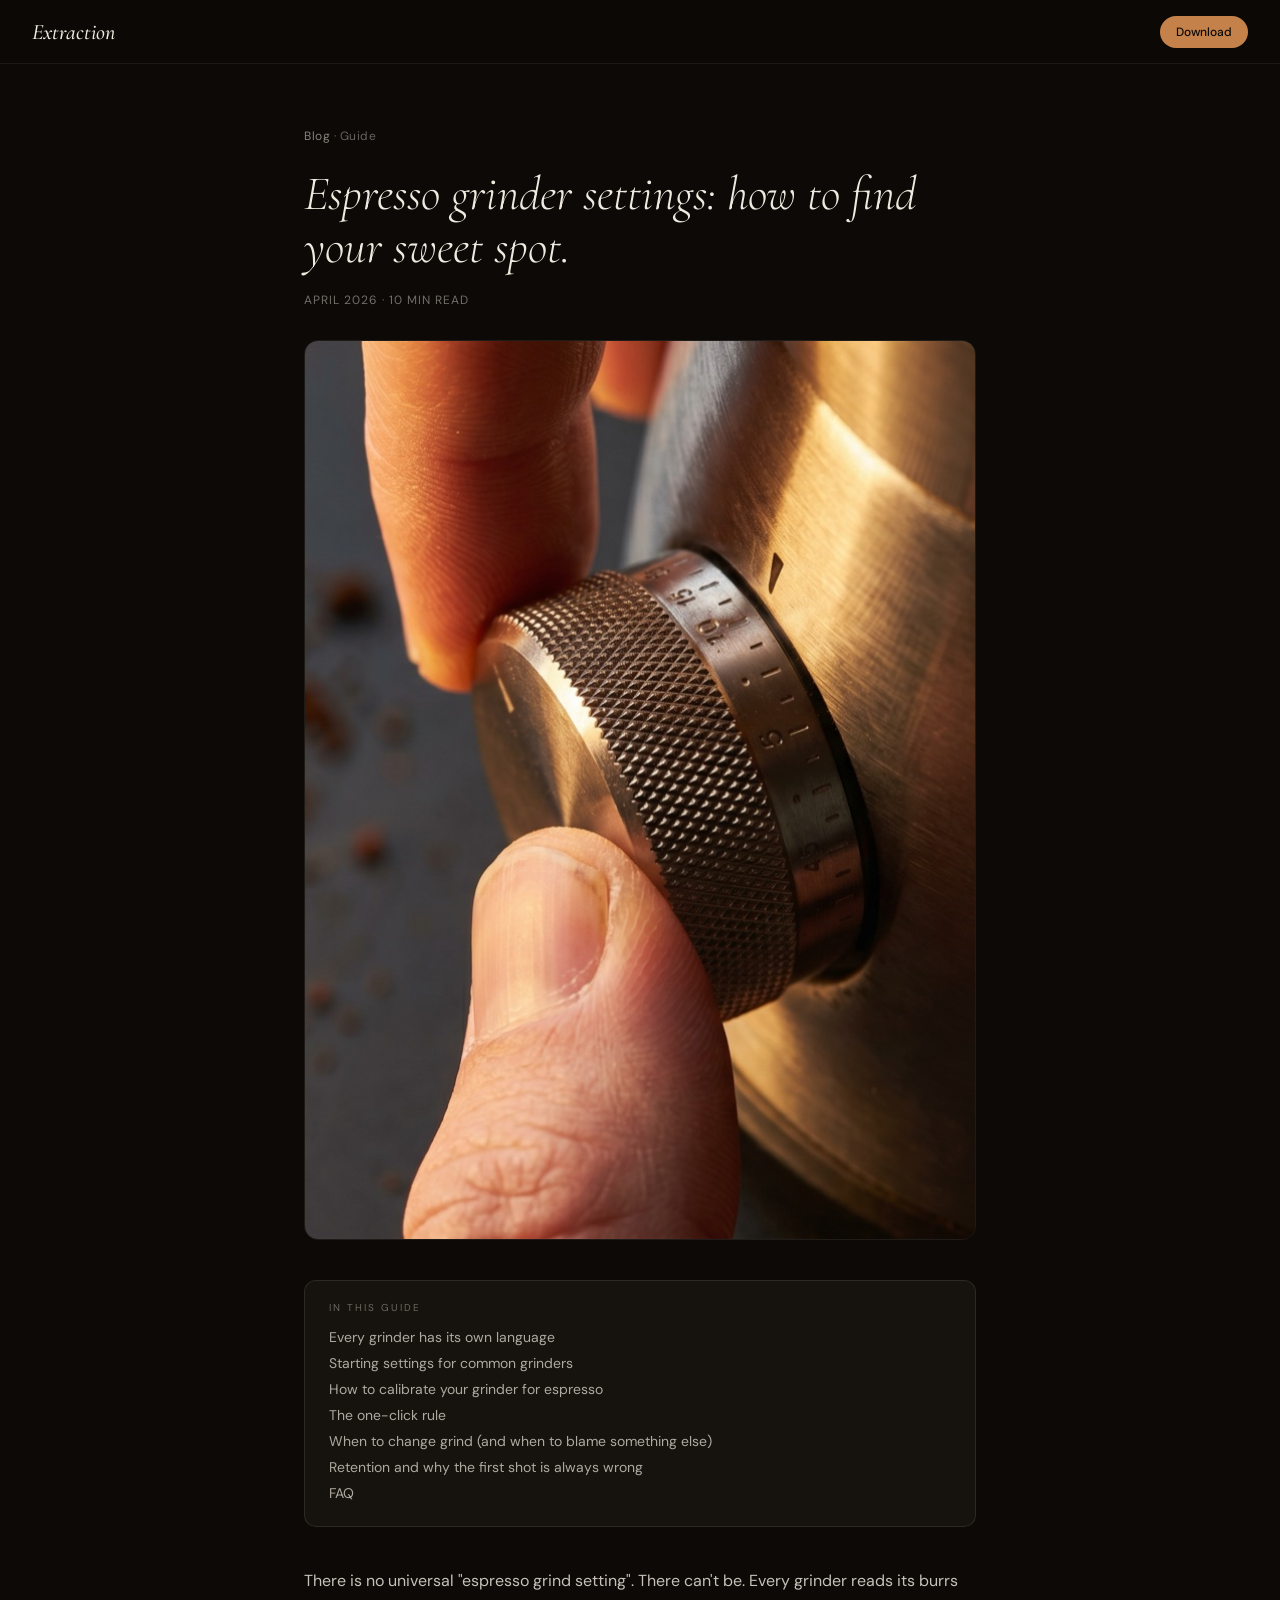
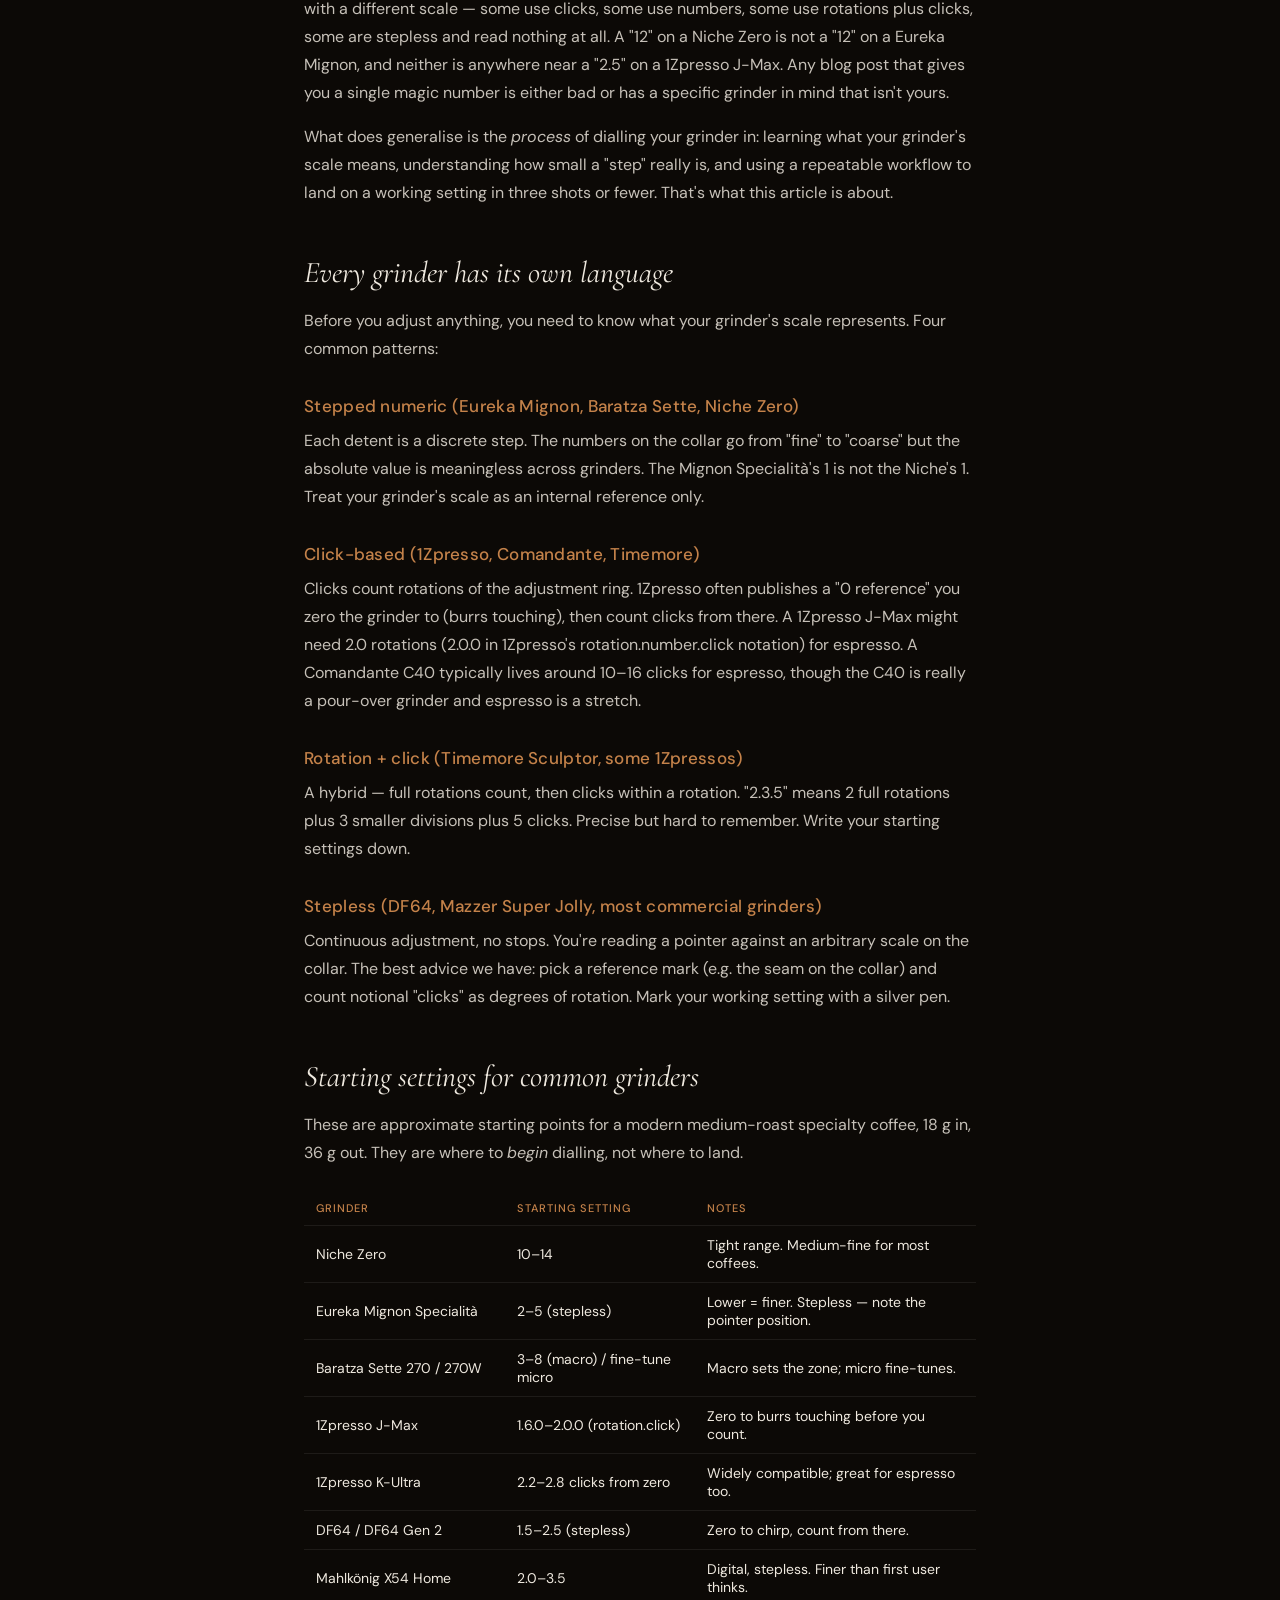
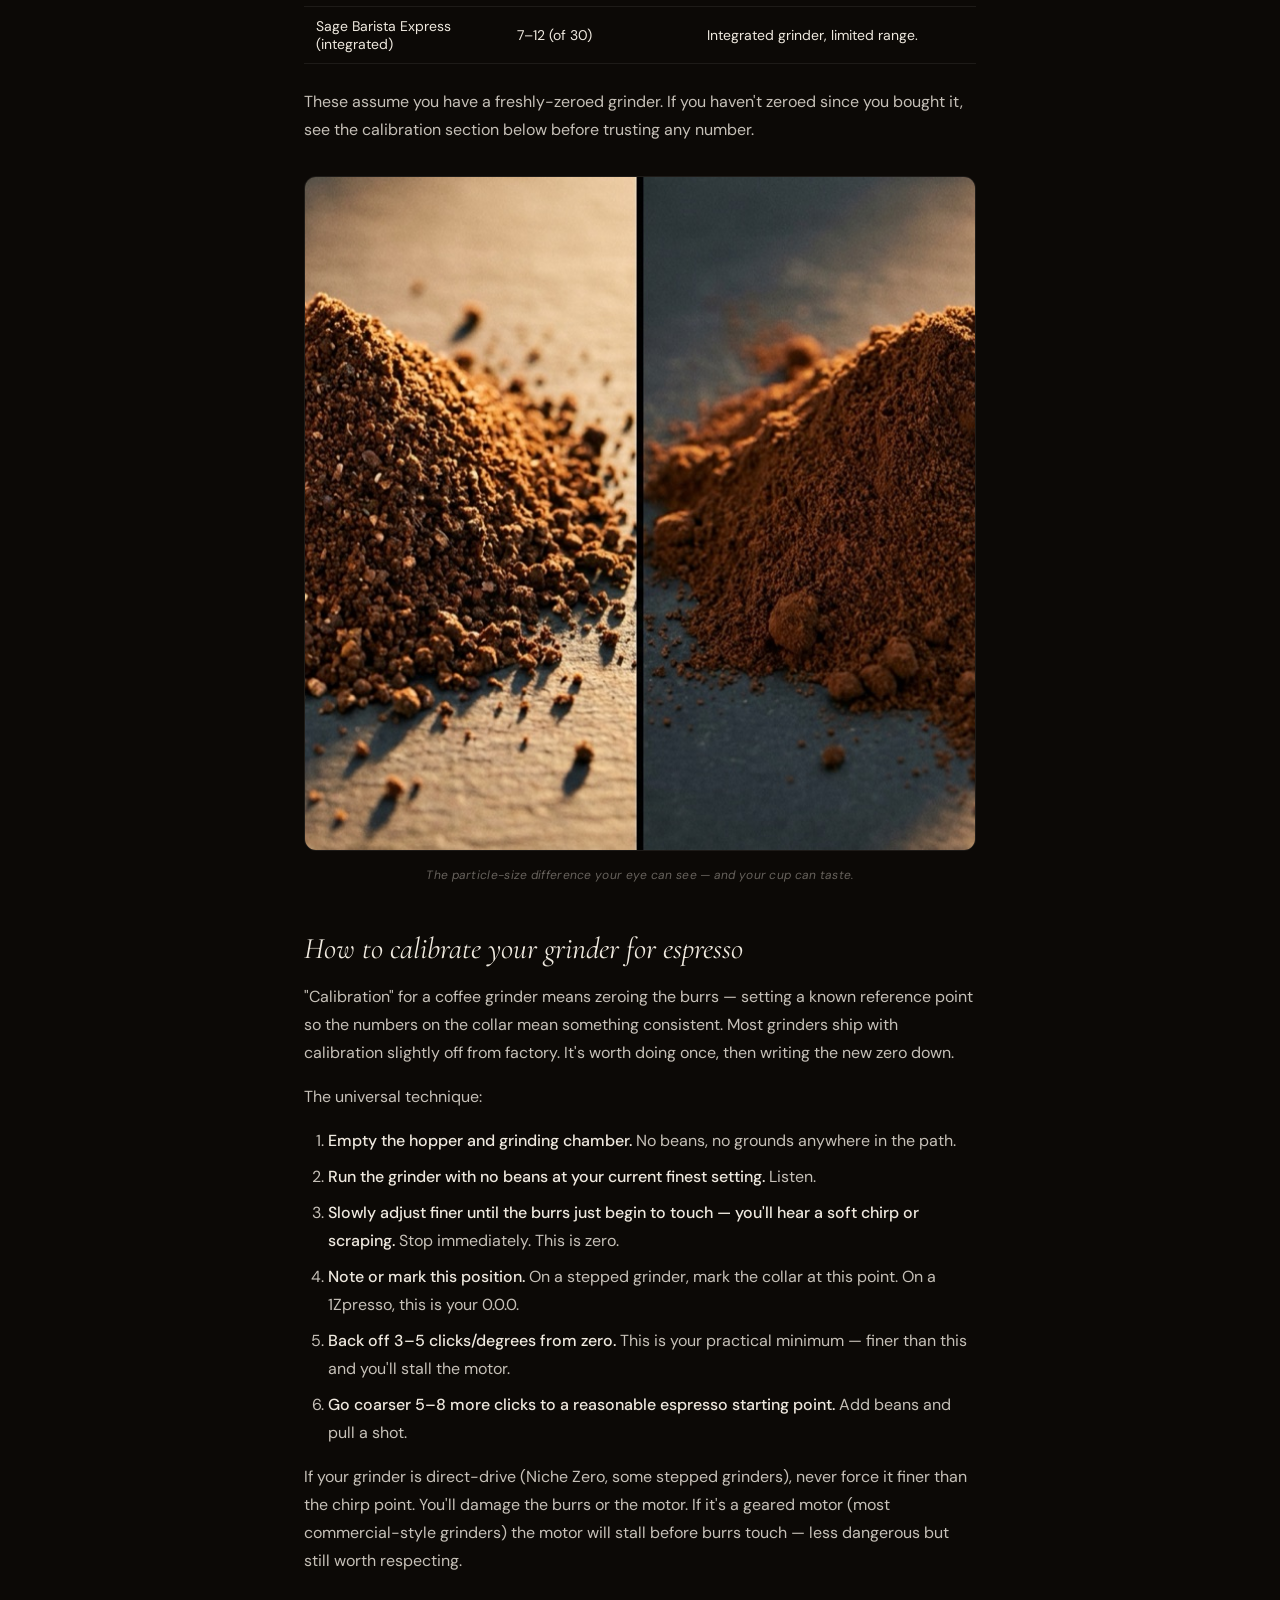
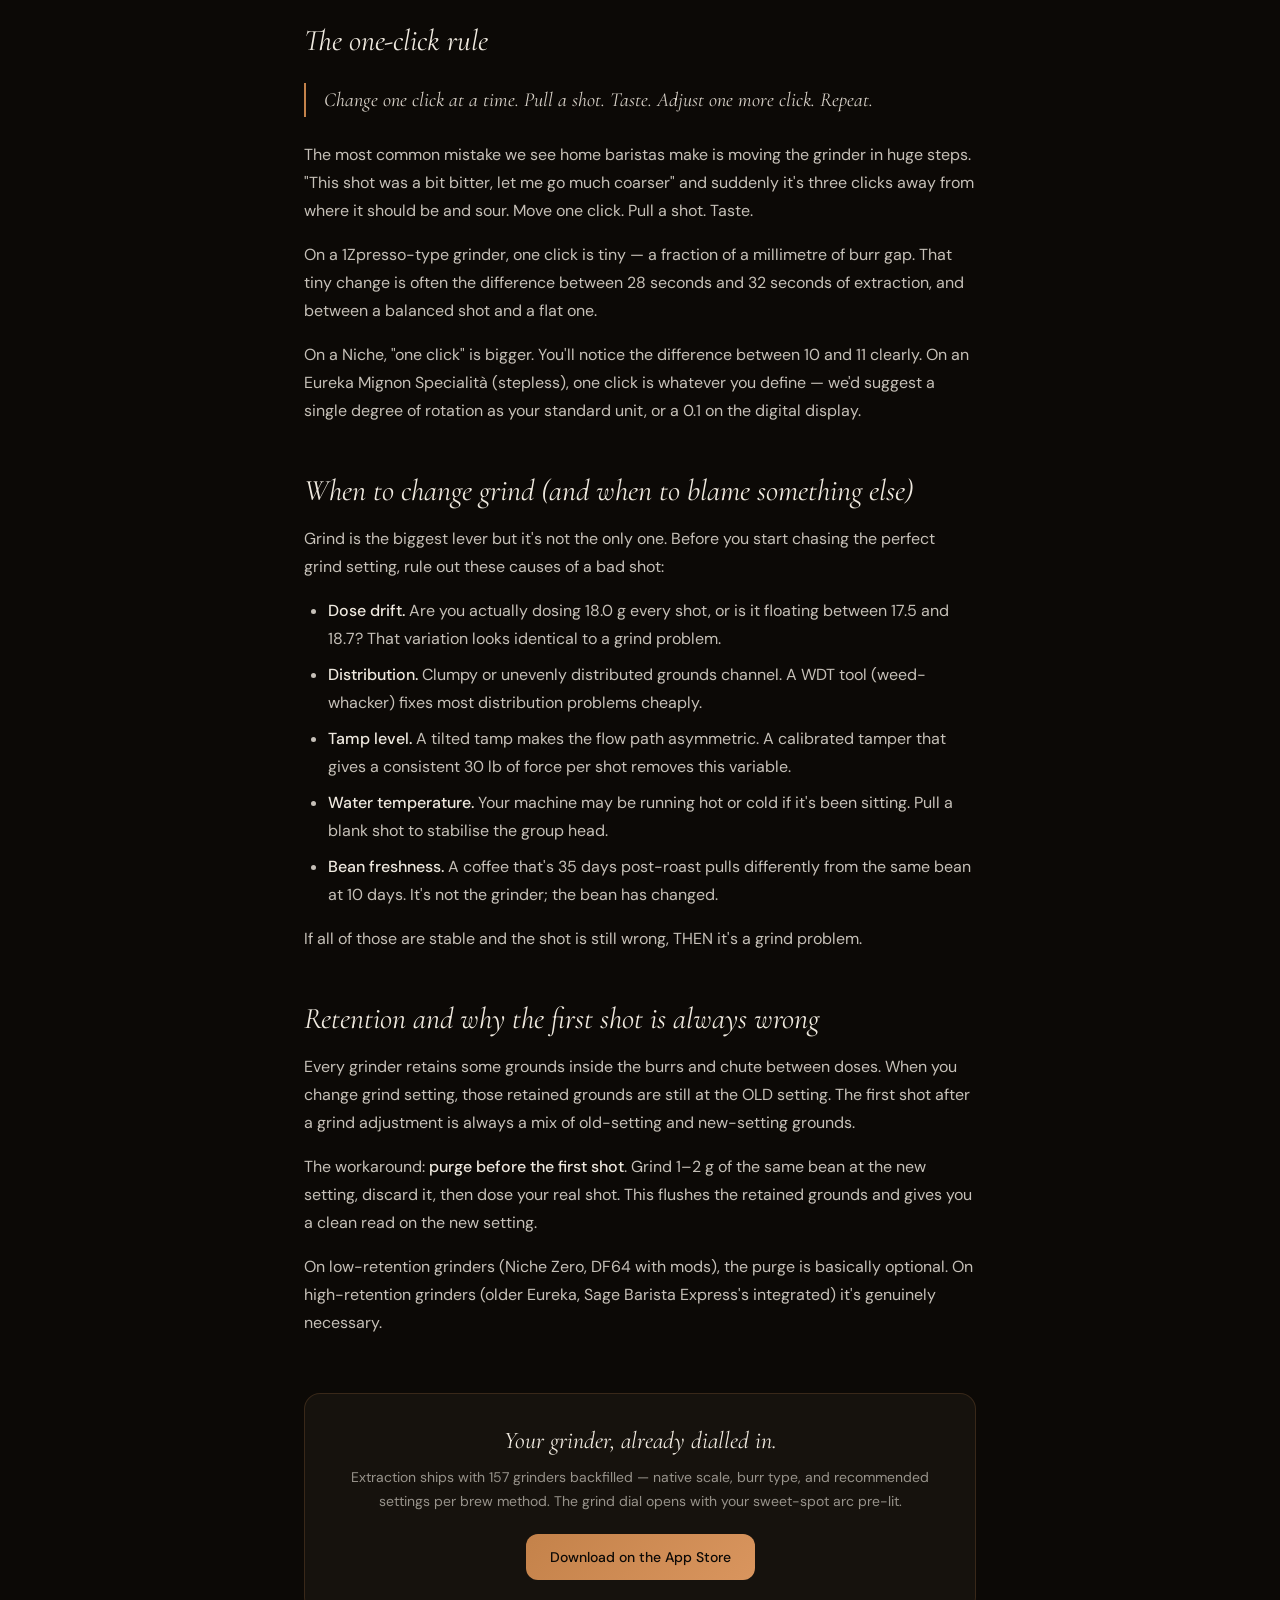
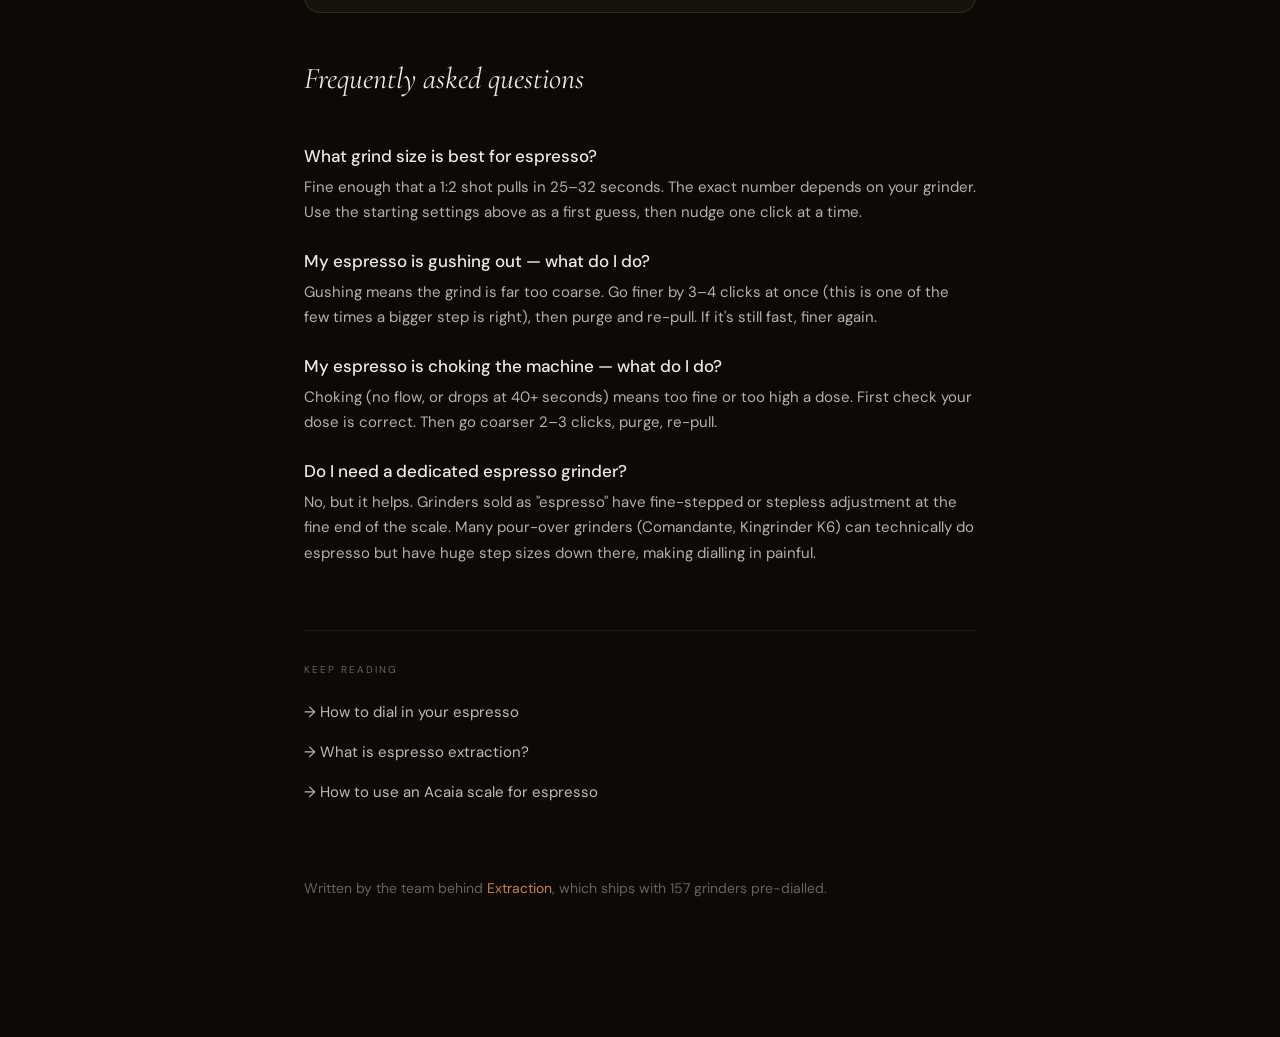
<file: blog/espresso-grinder-settings/index.html>
<!DOCTYPE html>
<html lang="en">
<head>
<meta charset="UTF-8">
<meta name="viewport" content="width=device-width, initial-scale=1.0">

<title>Espresso Grinder Settings: How to Find Your Sweet Spot</title>
<meta name="description" content="Every grinder is different. Here's how to calibrate yours for espresso, read its native scale, and land on a working setting for any coffee in three shots.">
<link rel="canonical" href="https://extrctn.com/blog/espresso-grinder-settings/">
<meta property="og:title" content="Espresso Grinder Settings: How to Find Your Sweet Spot">
<meta property="og:description" content="Clicks, numbers, rotations — how to read your grinder's scale and land on a working setting fast.">
<meta property="og:url" content="https://extrctn.com/blog/espresso-grinder-settings/">
<meta property="og:type" content="article">
<meta property="og:image" content="https://extrctn.com/blog/espresso-grinder-settings/hero.jpg">
<meta property="og:image:width" content="1600">
<meta property="og:image:height" content="900">
<meta property="article:published_time" content="2026-04-22T00:00:00Z">

<link rel="preconnect" href="https://fonts.googleapis.com">
<link rel="preconnect" href="https://fonts.gstatic.com" crossorigin>
<link href="https://fonts.googleapis.com/css2?family=Cormorant+Garamond:ital,wght@0,300;0,400;0,500;1,300;1,400;1,500&family=DM+Sans:wght@300;400;500&family=JetBrains+Mono:wght@300;400&display=swap" rel="stylesheet">
<link rel="stylesheet" href="/blog/blog.css">

<script type="application/ld+json">
{
  "@context": "https://schema.org",
  "@type": "Article",
  "headline": "Espresso Grinder Settings: How to Find Your Sweet Spot",
  "description": "A practical guide to calibrating any espresso grinder, reading its native scale, and landing on a working setting in three shots.",
  "image": "https://extrctn.com/blog/espresso-grinder-settings/hero.jpg",
  "author": { "@type": "Organization", "name": "Extraction" },
  "publisher": {
    "@type": "Organization",
    "name": "Extraction",
    "logo": { "@type": "ImageObject", "url": "https://extrctn.com/og-image.png" }
  },
  "datePublished": "2026-04-22",
  "dateModified": "2026-04-22",
  "mainEntityOfPage": "https://extrctn.com/blog/espresso-grinder-settings/"
}
</script>
<script type="application/ld+json">
{
  "@context": "https://schema.org",
  "@type": "FAQPage",
  "mainEntity": [
    {
      "@type": "Question",
      "name": "What grind size is best for espresso?",
      "acceptedAnswer": {
        "@type": "Answer",
        "text": "Fine — fine enough that the shot pulls in 25-32 seconds at a 1:2 ratio. The exact setting varies per grinder and per coffee, so there's no universal number. Start 1-2 clicks coarser than your last known good setting when dialling in a new bag."
      }
    },
    {
      "@type": "Question",
      "name": "Should I grind finer or coarser if my espresso is sour?",
      "acceptedAnswer": {
        "@type": "Answer",
        "text": "Finer. Sourness is under-extraction — water isn't pulling enough from the grounds. A finer grind slows the flow, increases contact time, and extracts more. Move one click at a time and taste the result."
      }
    },
    {
      "@type": "Question",
      "name": "How often do I need to adjust grind size?",
      "acceptedAnswer": {
        "@type": "Answer",
        "text": "Every new bag needs a dial-in, and often a nudge within a bag as the coffee degasses over its first two weeks. Expect to change grind 2-4 times across a 250g bag."
      }
    }
  ]
}
</script>
</head>
<body>

<nav class="nav">
  <a href="/" class="nav-wordmark">Extrac<span>tion</span></a>
  <a href="https://apps.apple.com/us/app/extraction/id6761392610" class="nav-download" target="_blank" rel="noopener">Download</a>
</nav>

<article>
  <div class="breadcrumb"><a href="/blog/">Blog</a> · Guide</div>
  <h1>Espresso grinder settings: how to find your sweet spot.</h1>
  <div class="byline">April 2026 · 10 min read</div>

  <img class="hero-img" src="hero.jpg" alt="Close-up of a fingertip turning a premium espresso grinder adjustment collar, with fine grounds visible in the background." width="1600" height="900" fetchpriority="high">

  <div class="toc">
    <div class="toc-label">In this guide</div>
    <a href="#scales">Every grinder has its own language</a>
    <a href="#starting">Starting settings for common grinders</a>
    <a href="#calibrate">How to calibrate your grinder for espresso</a>
    <a href="#nudge">The one-click rule</a>
    <a href="#when">When to change grind (and when to blame something else)</a>
    <a href="#retention">Retention and why the first shot is always wrong</a>
    <a href="#faq">FAQ</a>
  </div>

  <p>There is no universal "espresso grind setting". There can't be. Every grinder reads its burrs with a different scale — some use clicks, some use numbers, some use rotations plus clicks, some are stepless and read nothing at all. A "12" on a Niche Zero is not a "12" on a Eureka Mignon, and neither is anywhere near a "2.5" on a 1Zpresso J-Max. Any blog post that gives you a single magic number is either bad or has a specific grinder in mind that isn't yours.</p>

  <p>What does generalise is the <em>process</em> of dialling your grinder in: learning what your grinder's scale means, understanding how small a "step" really is, and using a repeatable workflow to land on a working setting in three shots or fewer. That's what this article is about.</p>

  <h2 id="scales">Every grinder has its own language</h2>

  <p>Before you adjust anything, you need to know what your grinder's scale represents. Four common patterns:</p>

  <h3>Stepped numeric (Eureka Mignon, Baratza Sette, Niche Zero)</h3>
  <p>Each detent is a discrete step. The numbers on the collar go from "fine" to "coarse" but the absolute value is meaningless across grinders. The Mignon Specialità's 1 is not the Niche's 1. Treat your grinder's scale as an internal reference only.</p>

  <h3>Click-based (1Zpresso, Comandante, Timemore)</h3>
  <p>Clicks count rotations of the adjustment ring. 1Zpresso often publishes a "0 reference" you zero the grinder to (burrs touching), then count clicks from there. A 1Zpresso J-Max might need 2.0 rotations (2.0.0 in 1Zpresso's rotation.number.click notation) for espresso. A Comandante C40 typically lives around 10–16 clicks for espresso, though the C40 is really a pour-over grinder and espresso is a stretch.</p>

  <h3>Rotation + click (Timemore Sculptor, some 1Zpressos)</h3>
  <p>A hybrid — full rotations count, then clicks within a rotation. "2.3.5" means 2 full rotations plus 3 smaller divisions plus 5 clicks. Precise but hard to remember. Write your starting settings down.</p>

  <h3>Stepless (DF64, Mazzer Super Jolly, most commercial grinders)</h3>
  <p>Continuous adjustment, no stops. You're reading a pointer against an arbitrary scale on the collar. The best advice we have: pick a reference mark (e.g. the seam on the collar) and count notional "clicks" as degrees of rotation. Mark your working setting with a silver pen.</p>

  <h2 id="starting">Starting settings for common grinders</h2>

  <p>These are approximate starting points for a modern medium-roast specialty coffee, 18 g in, 36 g out. They are where to <em>begin</em> dialling, not where to land.</p>

  <table>
    <thead>
      <tr><th>Grinder</th><th>Starting setting</th><th>Notes</th></tr>
    </thead>
    <tbody>
      <tr><td>Niche Zero</td><td>10–14</td><td>Tight range. Medium-fine for most coffees.</td></tr>
      <tr><td>Eureka Mignon Specialità</td><td>2–5 (stepless)</td><td>Lower = finer. Stepless — note the pointer position.</td></tr>
      <tr><td>Baratza Sette 270 / 270W</td><td>3–8 (macro) / fine-tune micro</td><td>Macro sets the zone; micro fine-tunes.</td></tr>
      <tr><td>1Zpresso J-Max</td><td>1.6.0–2.0.0 (rotation.click)</td><td>Zero to burrs touching before you count.</td></tr>
      <tr><td>1Zpresso K-Ultra</td><td>2.2–2.8 clicks from zero</td><td>Widely compatible; great for espresso too.</td></tr>
      <tr><td>DF64 / DF64 Gen 2</td><td>1.5–2.5 (stepless)</td><td>Zero to chirp, count from there.</td></tr>
      <tr><td>Mahlkönig X54 Home</td><td>2.0–3.5</td><td>Digital, stepless. Finer than first user thinks.</td></tr>
      <tr><td>Sage Barista Express (integrated)</td><td>7–12 (of 30)</td><td>Integrated grinder, limited range.</td></tr>
    </tbody>
  </table>

  <p>These assume you have a freshly-zeroed grinder. If you haven't zeroed since you bought it, see the calibration section below before trusting any number.</p>

    <figure>
    <img class="inline-img" src="inline-1.jpg" alt="Side-by-side comparison of coarse and fine espresso grounds on a dark surface." width="1200" height="675" loading="lazy">
    <figcaption class="img-caption">The particle-size difference your eye can see — and your cup can taste.</figcaption>
  </figure>

  <h2 id="calibrate">How to calibrate your grinder for espresso</h2>

  <p>"Calibration" for a coffee grinder means zeroing the burrs — setting a known reference point so the numbers on the collar mean something consistent. Most grinders ship with calibration slightly off from factory. It's worth doing once, then writing the new zero down.</p>

  <p>The universal technique:</p>
  <ol>
    <li><strong>Empty the hopper and grinding chamber.</strong> No beans, no grounds anywhere in the path.</li>
    <li><strong>Run the grinder with no beans at your current finest setting.</strong> Listen.</li>
    <li><strong>Slowly adjust finer until the burrs just begin to touch — you'll hear a soft chirp or scraping.</strong> Stop immediately. This is zero.</li>
    <li><strong>Note or mark this position.</strong> On a stepped grinder, mark the collar at this point. On a 1Zpresso, this is your 0.0.0.</li>
    <li><strong>Back off 3–5 clicks/degrees from zero.</strong> This is your practical minimum — finer than this and you'll stall the motor.</li>
    <li><strong>Go coarser 5–8 more clicks to a reasonable espresso starting point.</strong> Add beans and pull a shot.</li>
  </ol>

  <p>If your grinder is direct-drive (Niche Zero, some stepped grinders), never force it finer than the chirp point. You'll damage the burrs or the motor. If it's a geared motor (most commercial-style grinders) the motor will stall before burrs touch — less dangerous but still worth respecting.</p>

  <h2 id="nudge">The one-click rule</h2>

  <blockquote>Change one click at a time. Pull a shot. Taste. Adjust one more click. Repeat.</blockquote>

  <p>The most common mistake we see home baristas make is moving the grinder in huge steps. "This shot was a bit bitter, let me go much coarser" and suddenly it's three clicks away from where it should be and sour. Move one click. Pull a shot. Taste.</p>

  <p>On a 1Zpresso-type grinder, one click is tiny — a fraction of a millimetre of burr gap. That tiny change is often the difference between 28 seconds and 32 seconds of extraction, and between a balanced shot and a flat one.</p>

  <p>On a Niche, "one click" is bigger. You'll notice the difference between 10 and 11 clearly. On an Eureka Mignon Specialità (stepless), one click is whatever you define — we'd suggest a single degree of rotation as your standard unit, or a 0.1 on the digital display.</p>

  <h2 id="when">When to change grind (and when to blame something else)</h2>

  <p>Grind is the biggest lever but it's not the only one. Before you start chasing the perfect grind setting, rule out these causes of a bad shot:</p>

  <ul>
    <li><strong>Dose drift.</strong> Are you actually dosing 18.0 g every shot, or is it floating between 17.5 and 18.7? That variation looks identical to a grind problem.</li>
    <li><strong>Distribution.</strong> Clumpy or unevenly distributed grounds channel. A WDT tool (weed-whacker) fixes most distribution problems cheaply.</li>
    <li><strong>Tamp level.</strong> A tilted tamp makes the flow path asymmetric. A calibrated tamper that gives a consistent 30 lb of force per shot removes this variable.</li>
    <li><strong>Water temperature.</strong> Your machine may be running hot or cold if it's been sitting. Pull a blank shot to stabilise the group head.</li>
    <li><strong>Bean freshness.</strong> A coffee that's 35 days post-roast pulls differently from the same bean at 10 days. It's not the grinder; the bean has changed.</li>
  </ul>

  <p>If all of those are stable and the shot is still wrong, THEN it's a grind problem.</p>

  <h2 id="retention">Retention and why the first shot is always wrong</h2>

  <p>Every grinder retains some grounds inside the burrs and chute between doses. When you change grind setting, those retained grounds are still at the OLD setting. The first shot after a grind adjustment is always a mix of old-setting and new-setting grounds.</p>

  <p>The workaround: <strong>purge before the first shot</strong>. Grind 1–2 g of the same bean at the new setting, discard it, then dose your real shot. This flushes the retained grounds and gives you a clean read on the new setting.</p>

  <p>On low-retention grinders (Niche Zero, DF64 with mods), the purge is basically optional. On high-retention grinders (older Eureka, Sage Barista Express's integrated) it's genuinely necessary.</p>

  <div class="cta">
    <h3>Your grinder, already dialled in.</h3>
    <p>Extraction ships with 157 grinders backfilled — native scale, burr type, and recommended settings per brew method. The grind dial opens with your sweet-spot arc pre-lit.</p>
    <a class="cta-btn" href="https://apps.apple.com/us/app/extraction/id6761392610" target="_blank" rel="noopener">Download on the App Store</a>
  </div>

  <h2 id="faq">Frequently asked questions</h2>

  <div class="faq">
    <div class="faq-q">What grind size is best for espresso?</div>
    <p class="faq-a">Fine enough that a 1:2 shot pulls in 25–32 seconds. The exact number depends on your grinder. Use the starting settings above as a first guess, then nudge one click at a time.</p>

    <div class="faq-q">My espresso is gushing out — what do I do?</div>
    <p class="faq-a">Gushing means the grind is far too coarse. Go finer by 3–4 clicks at once (this is one of the few times a bigger step is right), then purge and re-pull. If it's still fast, finer again.</p>

    <div class="faq-q">My espresso is choking the machine — what do I do?</div>
    <p class="faq-a">Choking (no flow, or drops at 40+ seconds) means too fine or too high a dose. First check your dose is correct. Then go coarser 2–3 clicks, purge, re-pull.</p>

    <div class="faq-q">Do I need a dedicated espresso grinder?</div>
    <p class="faq-a">No, but it helps. Grinders sold as "espresso" have fine-stepped or stepless adjustment at the fine end of the scale. Many pour-over grinders (Comandante, Kingrinder K6) can technically do espresso but have huge step sizes down there, making dialling in painful.</p>
  </div>

  <div class="related">
    <div class="related-label">Keep reading</div>
    <a href="/blog/how-to-dial-in-espresso/">→ How to dial in your espresso</a>
    <a href="/blog/what-is-espresso-extraction/">→ What is espresso extraction?</a>
    <a href="/blog/acaia-scale-espresso-guide/">→ How to use an Acaia scale for espresso</a>
  </div>

  <p class="article-footer">Written by the team behind <a href="/">Extraction</a>, which ships with 157 grinders pre-dialled.</p>
</article>

</body>
</html>
</file>
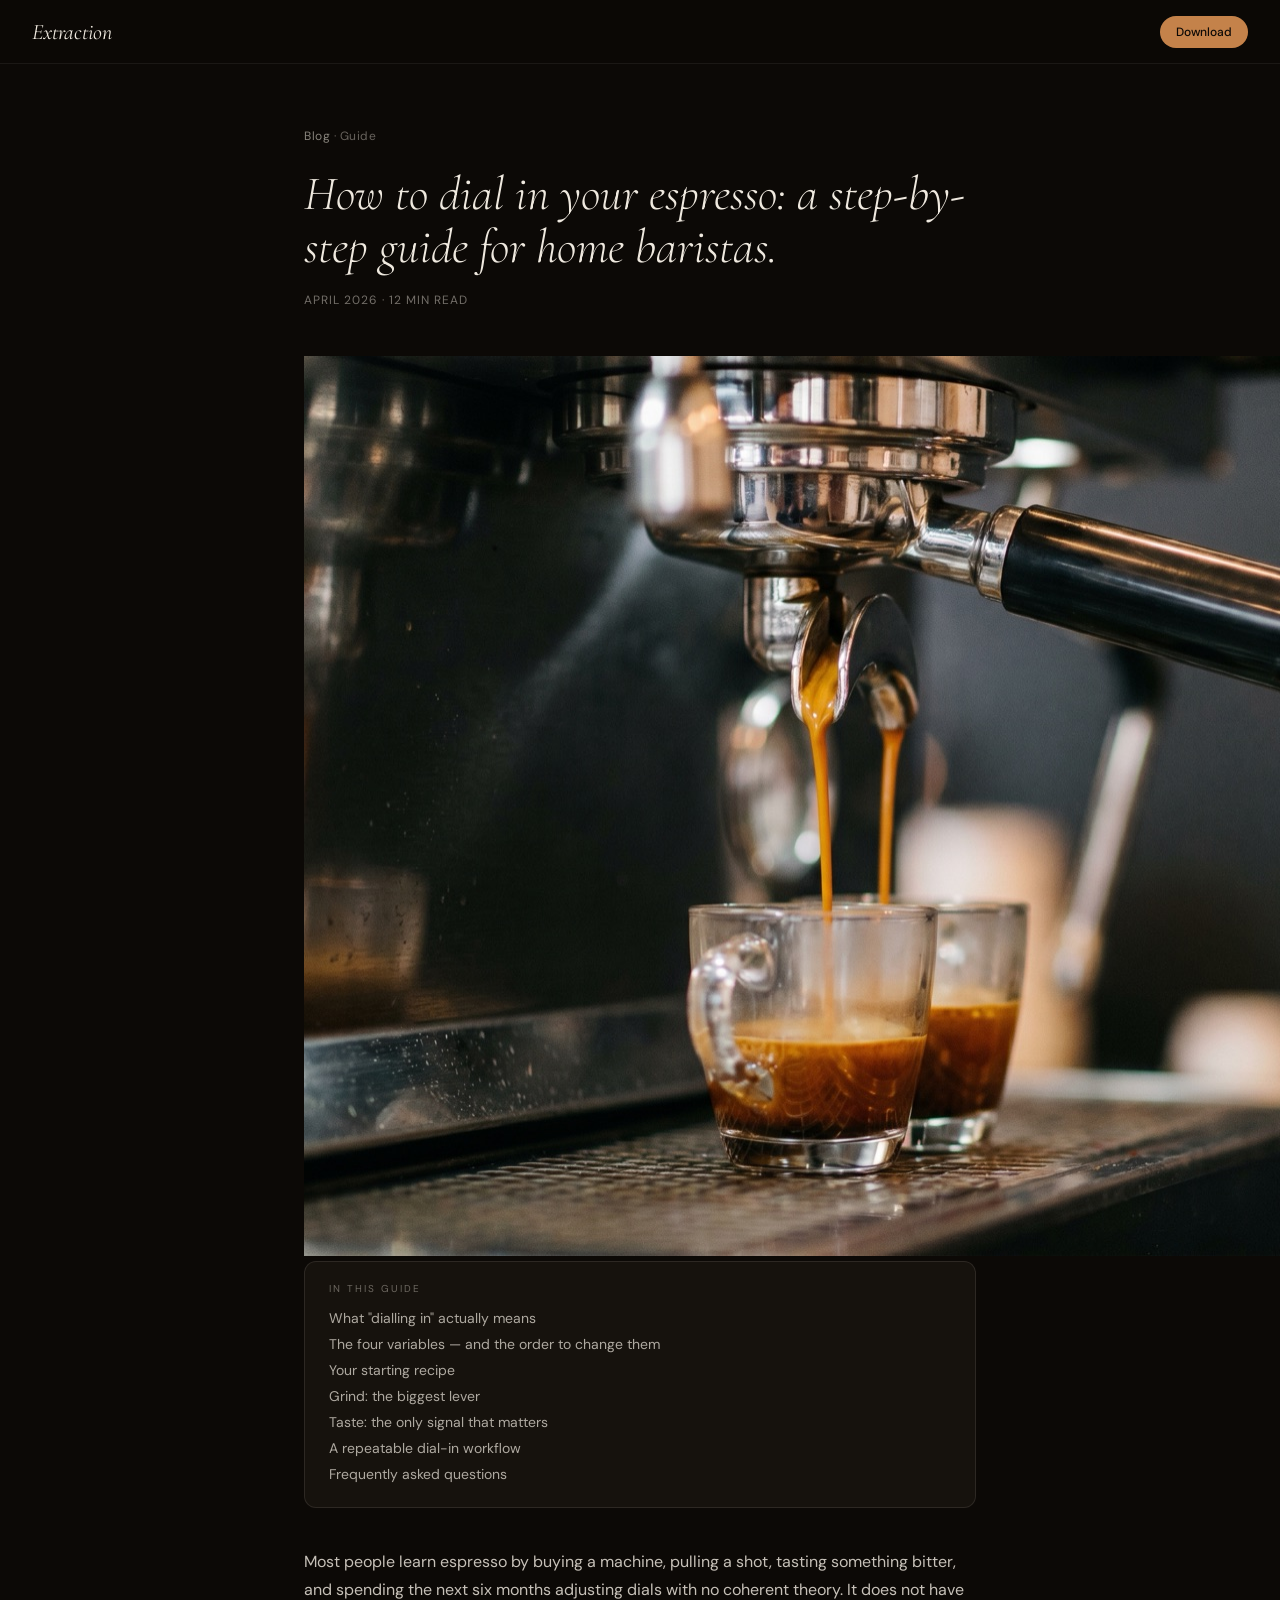
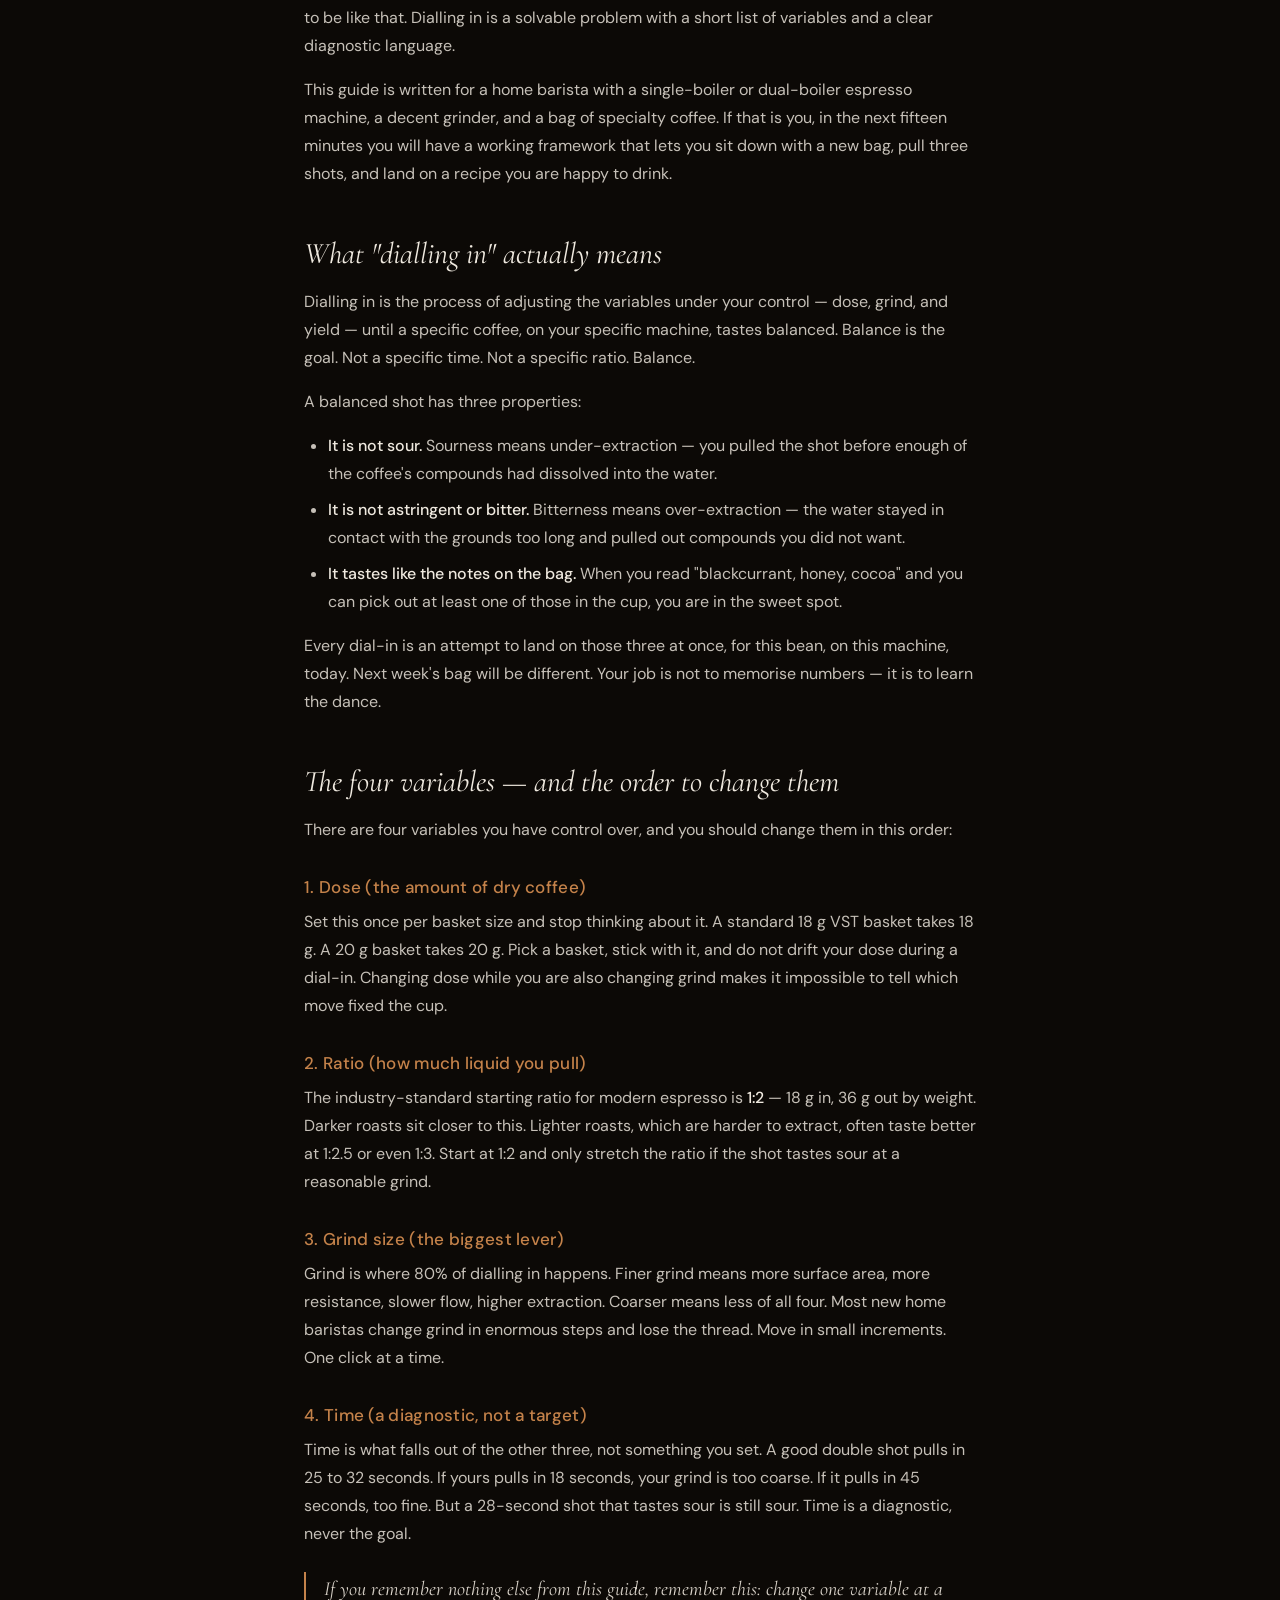
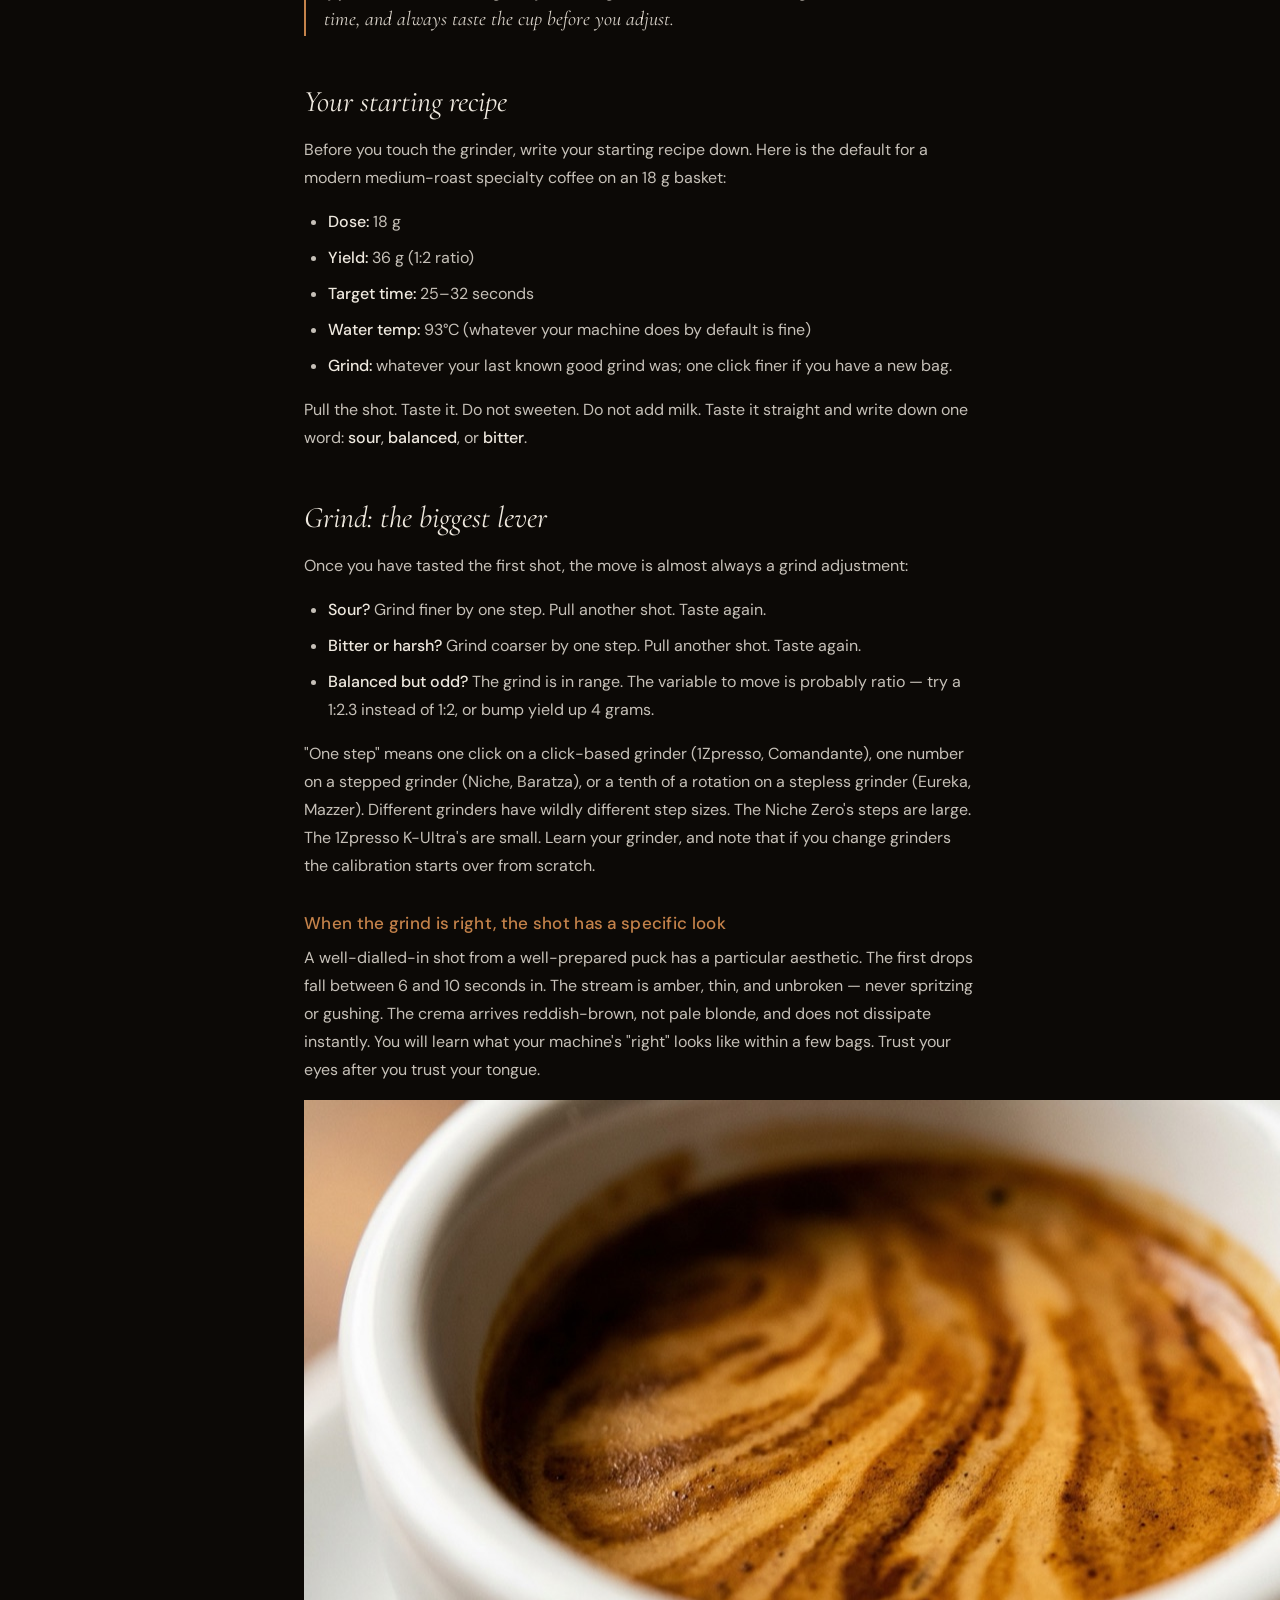
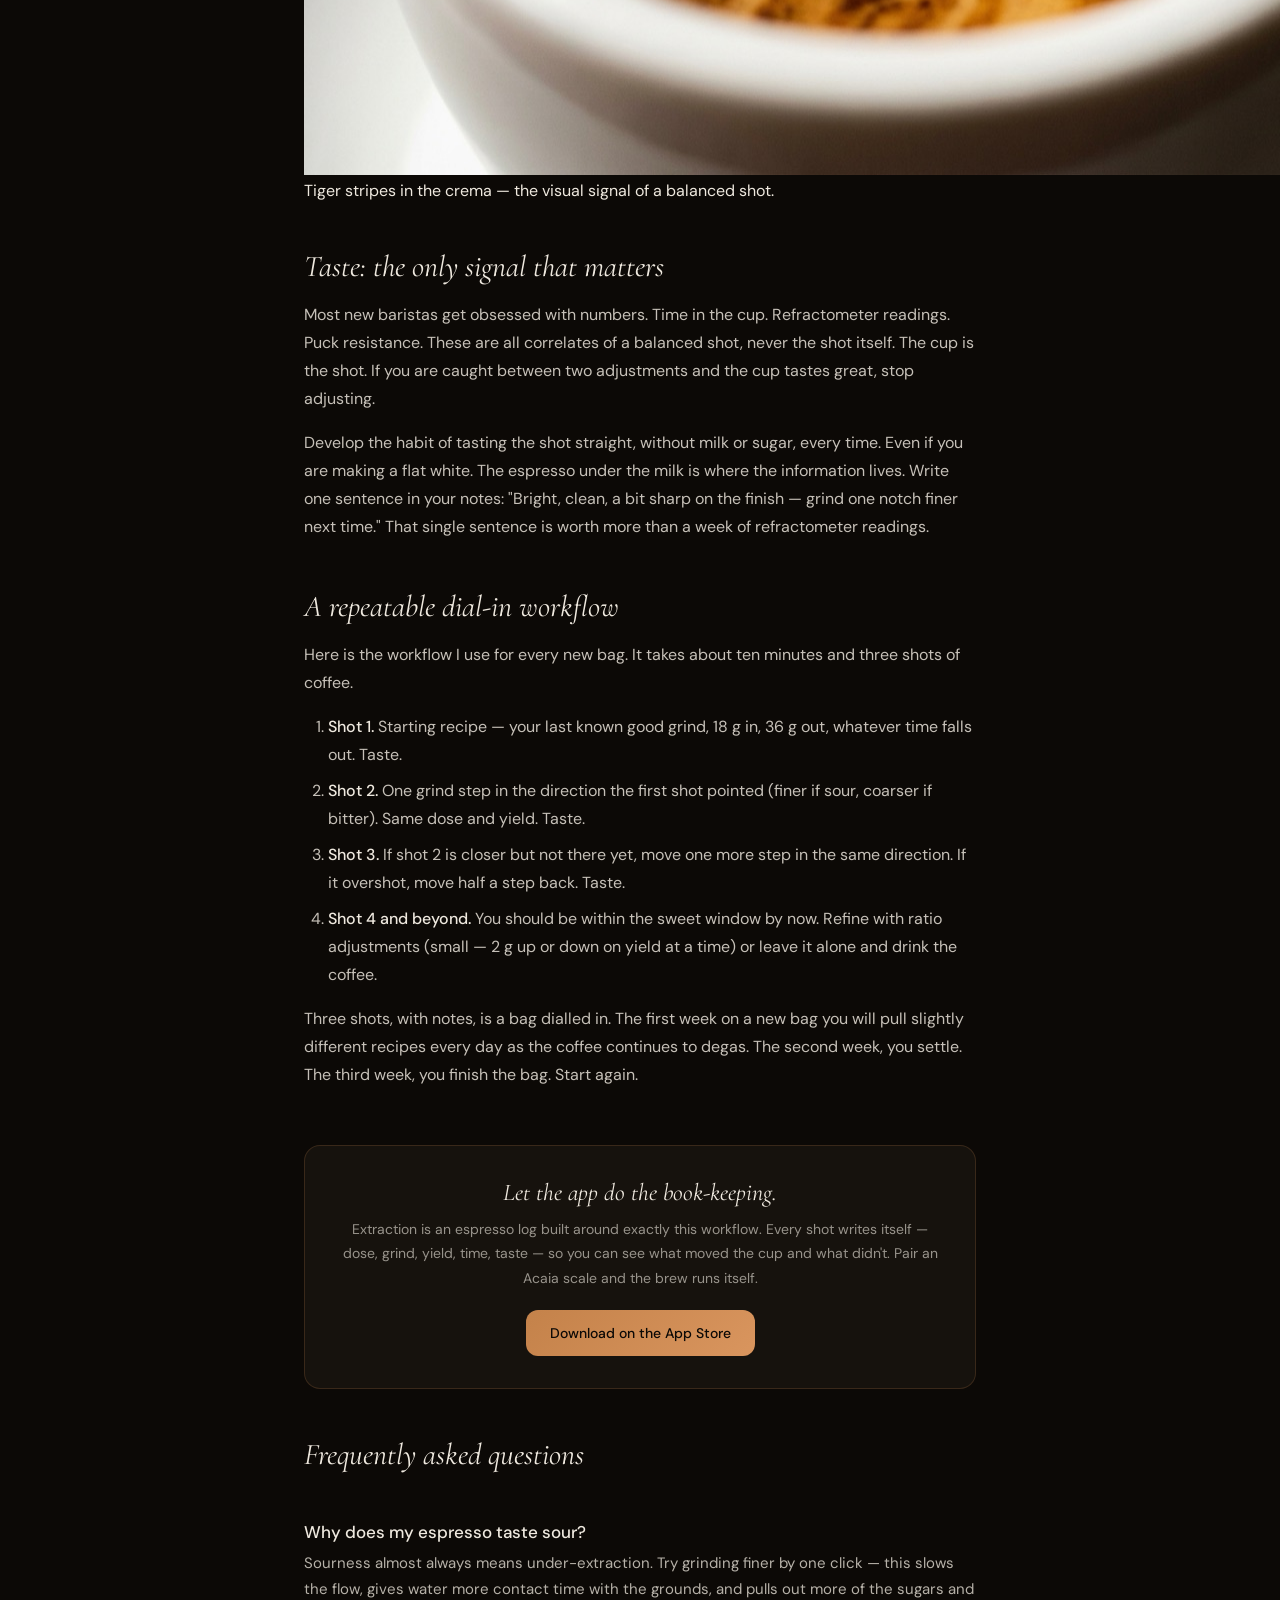
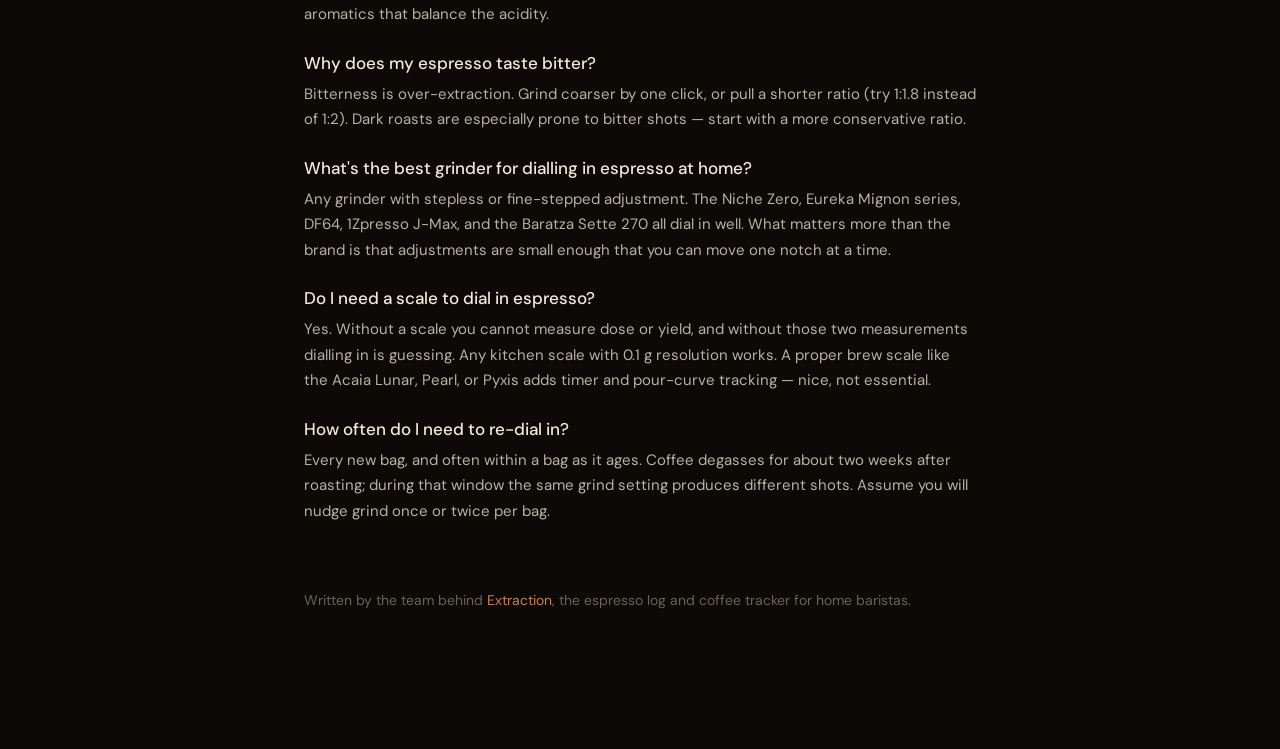
<file: blog/how-to-dial-in-espresso/index.html>
<!DOCTYPE html>
<html lang="en">
<head>
<meta charset="UTF-8">
<meta name="viewport" content="width=device-width, initial-scale=1.0">

<!--
  Target keywords: "how to dial in espresso", "espresso dial in",
  "dial in espresso at home". Volume is high, intent is informational,
  and the post needs to establish real technique credibility before
  the soft CTA to download the app. Per brief: 1,500-2,000 words.
  This ships as the launch post; the first pass is ~1,800 words.

  Schema: Article + FAQPage to bid for both the standard rich result
  AND the FAQ PAA rich result ("People also ask" panel).
-->
<title>How to Dial In Your Espresso: A Step-by-Step Guide for Home Baristas</title>
<meta name="description" content="A step-by-step guide to dialling in espresso at home — dose, grind, yield, and time. How to change one variable at a time and actually taste the difference.">
<link rel="canonical" href="https://extrctn.com/blog/how-to-dial-in-espresso/">
<meta property="og:title" content="How to Dial In Your Espresso: A Step-by-Step Guide">
<meta property="og:description" content="Dose, grind, yield, time. Change one variable at a time and learn which one moved the cup.">
<meta property="og:url" content="https://extrctn.com/blog/how-to-dial-in-espresso/">
<meta property="og:type" content="article">
<meta property="og:image" content="https://extrctn.com/blog/how-to-dial-in-espresso/hero.jpg">
<meta property="og:image:width" content="1600">
<meta property="og:image:height" content="900">
<meta property="article:published_time" content="2026-04-22T00:00:00Z">
<meta property="article:author" content="Extraction">

<link rel="preconnect" href="https://fonts.googleapis.com">
<link rel="preconnect" href="https://fonts.gstatic.com" crossorigin>
<link href="https://fonts.googleapis.com/css2?family=Cormorant+Garamond:ital,wght@0,300;0,400;0,500;1,300;1,400;1,500&family=DM+Sans:wght@300;400;500&family=JetBrains+Mono:wght@300;400&display=swap" rel="stylesheet">

<style>
*, *::before, *::after { box-sizing: border-box; margin: 0; padding: 0; }
body {
  background: #0C0906;
  color: #EFE9DF;
  font-family: 'DM Sans', sans-serif;
  -webkit-font-smoothing: antialiased;
}
a { color: #C4824A; text-decoration: none; }
a:hover { text-decoration: underline; }

.nav {
  position: sticky; top: 0; z-index: 10;
  height: 64px;
  background: rgba(12, 9, 6, 0.95);
  backdrop-filter: blur(12px);
  display: flex; align-items: center; justify-content: space-between;
  padding: 0 32px;
  border-bottom: 1px solid rgba(239, 233, 223, 0.07);
}
.nav-wordmark {
  font-family: 'Cormorant Garamond', serif;
  font-style: italic; font-size: 22px; color: #EFE9DF;
}
.nav-download {
  font-size: 12px;
  background: #C4824A; color: #0C0906;
  border-radius: 20px; padding: 8px 16px; font-weight: 500;
}
.nav-download:hover { text-decoration: none; }

article { max-width: 720px; margin: 0 auto; padding: 64px 24px 120px; }

.breadcrumb {
  font-size: 12px; color: rgba(239, 233, 223, 0.4);
  margin-bottom: 24px; letter-spacing: 0.5px;
}
.breadcrumb a { color: rgba(239, 233, 223, 0.55); }

h1 {
  font-family: 'Cormorant Garamond', serif; font-style: italic;
  font-weight: 300; font-size: 48px; line-height: 1.1;
  margin-bottom: 18px;
}
@media (max-width: 767px) { h1 { font-size: 34px; } }

.byline {
  font-size: 12px; color: rgba(239, 233, 223, 0.45);
  margin-bottom: 48px; letter-spacing: 1px;
  text-transform: uppercase;
}

article h2 {
  font-family: 'Cormorant Garamond', serif; font-style: italic;
  font-weight: 400; font-size: 30px; line-height: 1.2;
  color: #EFE9DF;
  margin: 48px 0 16px;
}
article h3 {
  font-family: 'DM Sans', sans-serif; font-weight: 500;
  font-size: 17px; color: #C4824A;
  margin: 32px 0 10px; letter-spacing: 0.3px;
}
article p, article li {
  font-size: 16px; line-height: 1.75;
  color: rgba(239, 233, 223, 0.82);
  margin-bottom: 16px;
}
article ul, article ol { padding-left: 24px; margin-bottom: 16px; }
article li { margin-bottom: 8px; }
article blockquote {
  border-left: 2px solid #C4824A;
  padding: 2px 0 2px 18px;
  margin: 24px 0;
  font-family: 'Cormorant Garamond', serif; font-style: italic;
  font-size: 20px; line-height: 1.5;
  color: rgba(239, 233, 223, 0.9);
}
article strong { color: #EFE9DF; font-weight: 500; }
article code {
  font-family: 'JetBrains Mono', monospace;
  font-size: 14px;
  background: rgba(196, 130, 74, 0.1);
  color: #C4824A;
  padding: 2px 6px;
  border-radius: 4px;
}

.cta {
  margin: 56px 0 24px;
  padding: 32px;
  background: #16120D;
  border: 1px solid rgba(196, 130, 74, 0.2);
  border-radius: 16px;
  text-align: center;
}
.cta h3 {
  font-family: 'Cormorant Garamond', serif; font-style: italic;
  font-weight: 400; color: #EFE9DF;
  font-size: 24px; margin: 0 0 10px; letter-spacing: 0;
}
.cta p { color: rgba(239, 233, 223, 0.6); margin-bottom: 20px; font-size: 14px; }
.cta-btn {
  display: inline-block;
  background: linear-gradient(135deg, #C4824A, #D9955E);
  color: #0C0906;
  padding: 14px 24px;
  border-radius: 12px;
  font-weight: 500;
  font-size: 14px;
}
.cta-btn:hover { text-decoration: none; opacity: 0.9; }

.toc {
  padding: 20px 24px;
  background: #16120D;
  border: 1px solid rgba(239, 233, 223, 0.1);
  border-radius: 12px;
  margin-bottom: 40px;
}
.toc-label {
  font-size: 10px; text-transform: uppercase; letter-spacing: 2px;
  color: rgba(239, 233, 223, 0.4); margin-bottom: 10px;
}
.toc a { color: rgba(239, 233, 223, 0.7); font-size: 14px; display: block; padding: 4px 0; }

.faq { margin-top: 48px; }
.faq-q {
  font-family: 'DM Sans', sans-serif; font-weight: 500;
  font-size: 17px; color: #EFE9DF;
  margin: 24px 0 8px;
}
.faq-a { color: rgba(239, 233, 223, 0.75); font-size: 15px; line-height: 1.7; }
</style>

<!-- Article schema — pushes us into the article rich result. -->
<script type="application/ld+json">
{
  "@context": "https://schema.org",
  "@type": "Article",
  "headline": "How to Dial In Your Espresso: A Step-by-Step Guide for Home Baristas",
  "description": "A step-by-step guide to dialling in espresso at home — dose, grind, yield, and time. How to change one variable at a time and actually taste the difference.",
  "image": "https://extrctn.com/blog/how-to-dial-in-espresso/hero.jpg",
  "author": { "@type": "Organization", "name": "Extraction" },
  "publisher": {
    "@type": "Organization",
    "name": "Extraction",
    "logo": { "@type": "ImageObject", "url": "https://extrctn.com/og-image.png" }
  },
  "datePublished": "2026-04-22",
  "dateModified": "2026-04-22",
  "mainEntityOfPage": "https://extrctn.com/blog/how-to-dial-in-espresso/"
}
</script>

<!-- FAQPage schema — bids for the PAA ("People also ask") rich result. -->
<script type="application/ld+json">
{
  "@context": "https://schema.org",
  "@type": "FAQPage",
  "mainEntity": [
    {
      "@type": "Question",
      "name": "What does 'dialling in espresso' mean?",
      "acceptedAnswer": {
        "@type": "Answer",
        "text": "Dialling in is the process of adjusting dose, grind size, and yield for a specific coffee on a specific machine until the shot tastes balanced — not sour, not bitter — and pulls within a target time window (typically 25 to 32 seconds)."
      }
    },
    {
      "@type": "Question",
      "name": "What's the best ratio for espresso?",
      "acceptedAnswer": {
        "@type": "Answer",
        "text": "A 1:2 ratio (18 g in, 36 g out) is the standard starting point for most modern espresso. Darker roasts sit closer to 1:2, lighter roasts often extract better at 1:2.5 or longer. The ratio is a starting point, not a rule."
      }
    },
    {
      "@type": "Question",
      "name": "How long should an espresso shot take?",
      "acceptedAnswer": {
        "@type": "Answer",
        "text": "25 to 32 seconds from the moment the pump starts is the standard target for a double shot. Faster means the grind is too coarse; slower means too fine. Time alone is a weak signal — always taste the cup."
      }
    },
    {
      "@type": "Question",
      "name": "Should I change grind or dose first?",
      "acceptedAnswer": {
        "@type": "Answer",
        "text": "Change one variable at a time. Most home baristas adjust grind first — it has the biggest impact on extraction. Keep dose and yield fixed until the grind is in range, then refine from there."
      }
    }
  ]
}
</script>
</head>
<body>

<nav class="nav">
  <a href="/" class="nav-wordmark">Extrac<span>tion</span></a>
  <a href="https://apps.apple.com/us/app/extraction/id6761392610" class="nav-download" target="_blank" rel="noopener">Download</a>
</nav>

<article>
  <div class="breadcrumb"><a href="/blog/">Blog</a> · Guide</div>
  <h1>How to dial in your espresso: a step-by-step guide for home baristas.</h1>
  <div class="byline">April 2026 · 12 min read</div>

  <img class="hero-img" src="hero.jpg" alt="Espresso pulling from a double-spout portafilter into two glass demitasse cups, dark amber crema forming." width="1600" height="900" fetchpriority="high">

  <div class="toc">
    <div class="toc-label">In this guide</div>
    <a href="#what">What "dialling in" actually means</a>
    <a href="#variables">The four variables — and the order to change them</a>
    <a href="#starting">Your starting recipe</a>
    <a href="#grind">Grind: the biggest lever</a>
    <a href="#taste">Taste: the only signal that matters</a>
    <a href="#workflow">A repeatable dial-in workflow</a>
    <a href="#faq">Frequently asked questions</a>
  </div>

  <p>Most people learn espresso by buying a machine, pulling a shot, tasting something bitter, and spending the next six months adjusting dials with no coherent theory. It does not have to be like that. Dialling in is a solvable problem with a short list of variables and a clear diagnostic language.</p>

  <p>This guide is written for a home barista with a single-boiler or dual-boiler espresso machine, a decent grinder, and a bag of specialty coffee. If that is you, in the next fifteen minutes you will have a working framework that lets you sit down with a new bag, pull three shots, and land on a recipe you are happy to drink.</p>

  <h2 id="what">What "dialling in" actually means</h2>

  <p>Dialling in is the process of adjusting the variables under your control — dose, grind, and yield — until a specific coffee, on your specific machine, tastes balanced. Balance is the goal. Not a specific time. Not a specific ratio. Balance.</p>

  <p>A balanced shot has three properties:</p>
  <ul>
    <li><strong>It is not sour.</strong> Sourness means under-extraction — you pulled the shot before enough of the coffee's compounds had dissolved into the water.</li>
    <li><strong>It is not astringent or bitter.</strong> Bitterness means over-extraction — the water stayed in contact with the grounds too long and pulled out compounds you did not want.</li>
    <li><strong>It tastes like the notes on the bag.</strong> When you read "blackcurrant, honey, cocoa" and you can pick out at least one of those in the cup, you are in the sweet spot.</li>
  </ul>

  <p>Every dial-in is an attempt to land on those three at once, for this bean, on this machine, today. Next week's bag will be different. Your job is not to memorise numbers — it is to learn the dance.</p>

  <h2 id="variables">The four variables — and the order to change them</h2>

  <p>There are four variables you have control over, and you should change them in this order:</p>

  <h3>1. Dose (the amount of dry coffee)</h3>
  <p>Set this once per basket size and stop thinking about it. A standard 18 g VST basket takes 18 g. A 20 g basket takes 20 g. Pick a basket, stick with it, and do not drift your dose during a dial-in. Changing dose while you are also changing grind makes it impossible to tell which move fixed the cup.</p>

  <h3>2. Ratio (how much liquid you pull)</h3>
  <p>The industry-standard starting ratio for modern espresso is <strong>1:2</strong> — 18 g in, 36 g out by weight. Darker roasts sit closer to this. Lighter roasts, which are harder to extract, often taste better at 1:2.5 or even 1:3. Start at 1:2 and only stretch the ratio if the shot tastes sour at a reasonable grind.</p>

  <h3>3. Grind size (the biggest lever)</h3>
  <p>Grind is where 80% of dialling in happens. Finer grind means more surface area, more resistance, slower flow, higher extraction. Coarser means less of all four. Most new home baristas change grind in enormous steps and lose the thread. Move in small increments. One click at a time.</p>

  <h3>4. Time (a diagnostic, not a target)</h3>
  <p>Time is what falls out of the other three, not something you set. A good double shot pulls in 25 to 32 seconds. If yours pulls in 18 seconds, your grind is too coarse. If it pulls in 45 seconds, too fine. But a 28-second shot that tastes sour is still sour. Time is a diagnostic, never the goal.</p>

  <blockquote>If you remember nothing else from this guide, remember this: change one variable at a time, and always taste the cup before you adjust.</blockquote>

  <h2 id="starting">Your starting recipe</h2>

  <p>Before you touch the grinder, write your starting recipe down. Here is the default for a modern medium-roast specialty coffee on an 18 g basket:</p>

  <ul>
    <li><strong>Dose:</strong> 18 g</li>
    <li><strong>Yield:</strong> 36 g (1:2 ratio)</li>
    <li><strong>Target time:</strong> 25–32 seconds</li>
    <li><strong>Water temp:</strong> 93°C (whatever your machine does by default is fine)</li>
    <li><strong>Grind:</strong> whatever your last known good grind was; one click finer if you have a new bag.</li>
  </ul>

  <p>Pull the shot. Taste it. Do not sweeten. Do not add milk. Taste it straight and write down one word: <strong>sour</strong>, <strong>balanced</strong>, or <strong>bitter</strong>.</p>

  <h2 id="grind">Grind: the biggest lever</h2>

  <p>Once you have tasted the first shot, the move is almost always a grind adjustment:</p>

  <ul>
    <li><strong>Sour?</strong> Grind finer by one step. Pull another shot. Taste again.</li>
    <li><strong>Bitter or harsh?</strong> Grind coarser by one step. Pull another shot. Taste again.</li>
    <li><strong>Balanced but odd?</strong> The grind is in range. The variable to move is probably ratio — try a 1:2.3 instead of 1:2, or bump yield up 4 grams.</li>
  </ul>

  <p>"One step" means one click on a click-based grinder (1Zpresso, Comandante), one number on a stepped grinder (Niche, Baratza), or a tenth of a rotation on a stepless grinder (Eureka, Mazzer). Different grinders have wildly different step sizes. The Niche Zero's steps are large. The 1Zpresso K-Ultra's are small. Learn your grinder, and note that if you change grinders the calibration starts over from scratch.</p>

  <h3>When the grind is right, the shot has a specific look</h3>

  <p>A well-dialled-in shot from a well-prepared puck has a particular aesthetic. The first drops fall between 6 and 10 seconds in. The stream is amber, thin, and unbroken — never spritzing or gushing. The crema arrives reddish-brown, not pale blonde, and does not dissipate instantly. You will learn what your machine's "right" looks like within a few bags. Trust your eyes after you trust your tongue.</p>

    <figure>
    <img class="inline-img" src="inline-1.jpg" alt="Top-down macro of an espresso cup showing a perfect tiger-stripe crema pattern." width="1200" height="675" loading="lazy">
    <figcaption class="img-caption">Tiger stripes in the crema — the visual signal of a balanced shot.</figcaption>
  </figure>

  <h2 id="taste">Taste: the only signal that matters</h2>

  <p>Most new baristas get obsessed with numbers. Time in the cup. Refractometer readings. Puck resistance. These are all correlates of a balanced shot, never the shot itself. The cup is the shot. If you are caught between two adjustments and the cup tastes great, stop adjusting.</p>

  <p>Develop the habit of tasting the shot straight, without milk or sugar, every time. Even if you are making a flat white. The espresso under the milk is where the information lives. Write one sentence in your notes: "Bright, clean, a bit sharp on the finish — grind one notch finer next time." That single sentence is worth more than a week of refractometer readings.</p>

  <h2 id="workflow">A repeatable dial-in workflow</h2>

  <p>Here is the workflow I use for every new bag. It takes about ten minutes and three shots of coffee.</p>

  <ol>
    <li><strong>Shot 1.</strong> Starting recipe — your last known good grind, 18 g in, 36 g out, whatever time falls out. Taste.</li>
    <li><strong>Shot 2.</strong> One grind step in the direction the first shot pointed (finer if sour, coarser if bitter). Same dose and yield. Taste.</li>
    <li><strong>Shot 3.</strong> If shot 2 is closer but not there yet, move one more step in the same direction. If it overshot, move half a step back. Taste.</li>
    <li><strong>Shot 4 and beyond.</strong> You should be within the sweet window by now. Refine with ratio adjustments (small — 2 g up or down on yield at a time) or leave it alone and drink the coffee.</li>
  </ol>

  <p>Three shots, with notes, is a bag dialled in. The first week on a new bag you will pull slightly different recipes every day as the coffee continues to degas. The second week, you settle. The third week, you finish the bag. Start again.</p>

  <div class="cta">
    <h3>Let the app do the book-keeping.</h3>
    <p>Extraction is an espresso log built around exactly this workflow. Every shot writes itself — dose, grind, yield, time, taste — so you can see what moved the cup and what didn't. Pair an Acaia scale and the brew runs itself.</p>
    <a class="cta-btn" href="https://apps.apple.com/us/app/extraction/id6761392610" target="_blank" rel="noopener">Download on the App Store</a>
  </div>

  <h2 id="faq">Frequently asked questions</h2>

  <div class="faq">
    <div class="faq-q">Why does my espresso taste sour?</div>
    <p class="faq-a">Sourness almost always means under-extraction. Try grinding finer by one click — this slows the flow, gives water more contact time with the grounds, and pulls out more of the sugars and aromatics that balance the acidity.</p>

    <div class="faq-q">Why does my espresso taste bitter?</div>
    <p class="faq-a">Bitterness is over-extraction. Grind coarser by one click, or pull a shorter ratio (try 1:1.8 instead of 1:2). Dark roasts are especially prone to bitter shots — start with a more conservative ratio.</p>

    <div class="faq-q">What's the best grinder for dialling in espresso at home?</div>
    <p class="faq-a">Any grinder with stepless or fine-stepped adjustment. The Niche Zero, Eureka Mignon series, DF64, 1Zpresso J-Max, and the Baratza Sette 270 all dial in well. What matters more than the brand is that adjustments are small enough that you can move one notch at a time.</p>

    <div class="faq-q">Do I need a scale to dial in espresso?</div>
    <p class="faq-a">Yes. Without a scale you cannot measure dose or yield, and without those two measurements dialling in is guessing. Any kitchen scale with 0.1 g resolution works. A proper brew scale like the Acaia Lunar, Pearl, or Pyxis adds timer and pour-curve tracking — nice, not essential.</p>

    <div class="faq-q">How often do I need to re-dial in?</div>
    <p class="faq-a">Every new bag, and often within a bag as it ages. Coffee degasses for about two weeks after roasting; during that window the same grind setting produces different shots. Assume you will nudge grind once or twice per bag.</p>
  </div>

  <p style="margin-top: 64px; color: rgba(239, 233, 223, 0.4); font-size: 14px;">Written by the team behind <a href="/">Extraction</a>, the espresso log and coffee tracker for home baristas.</p>
</article>

</body>
</html>
</file>
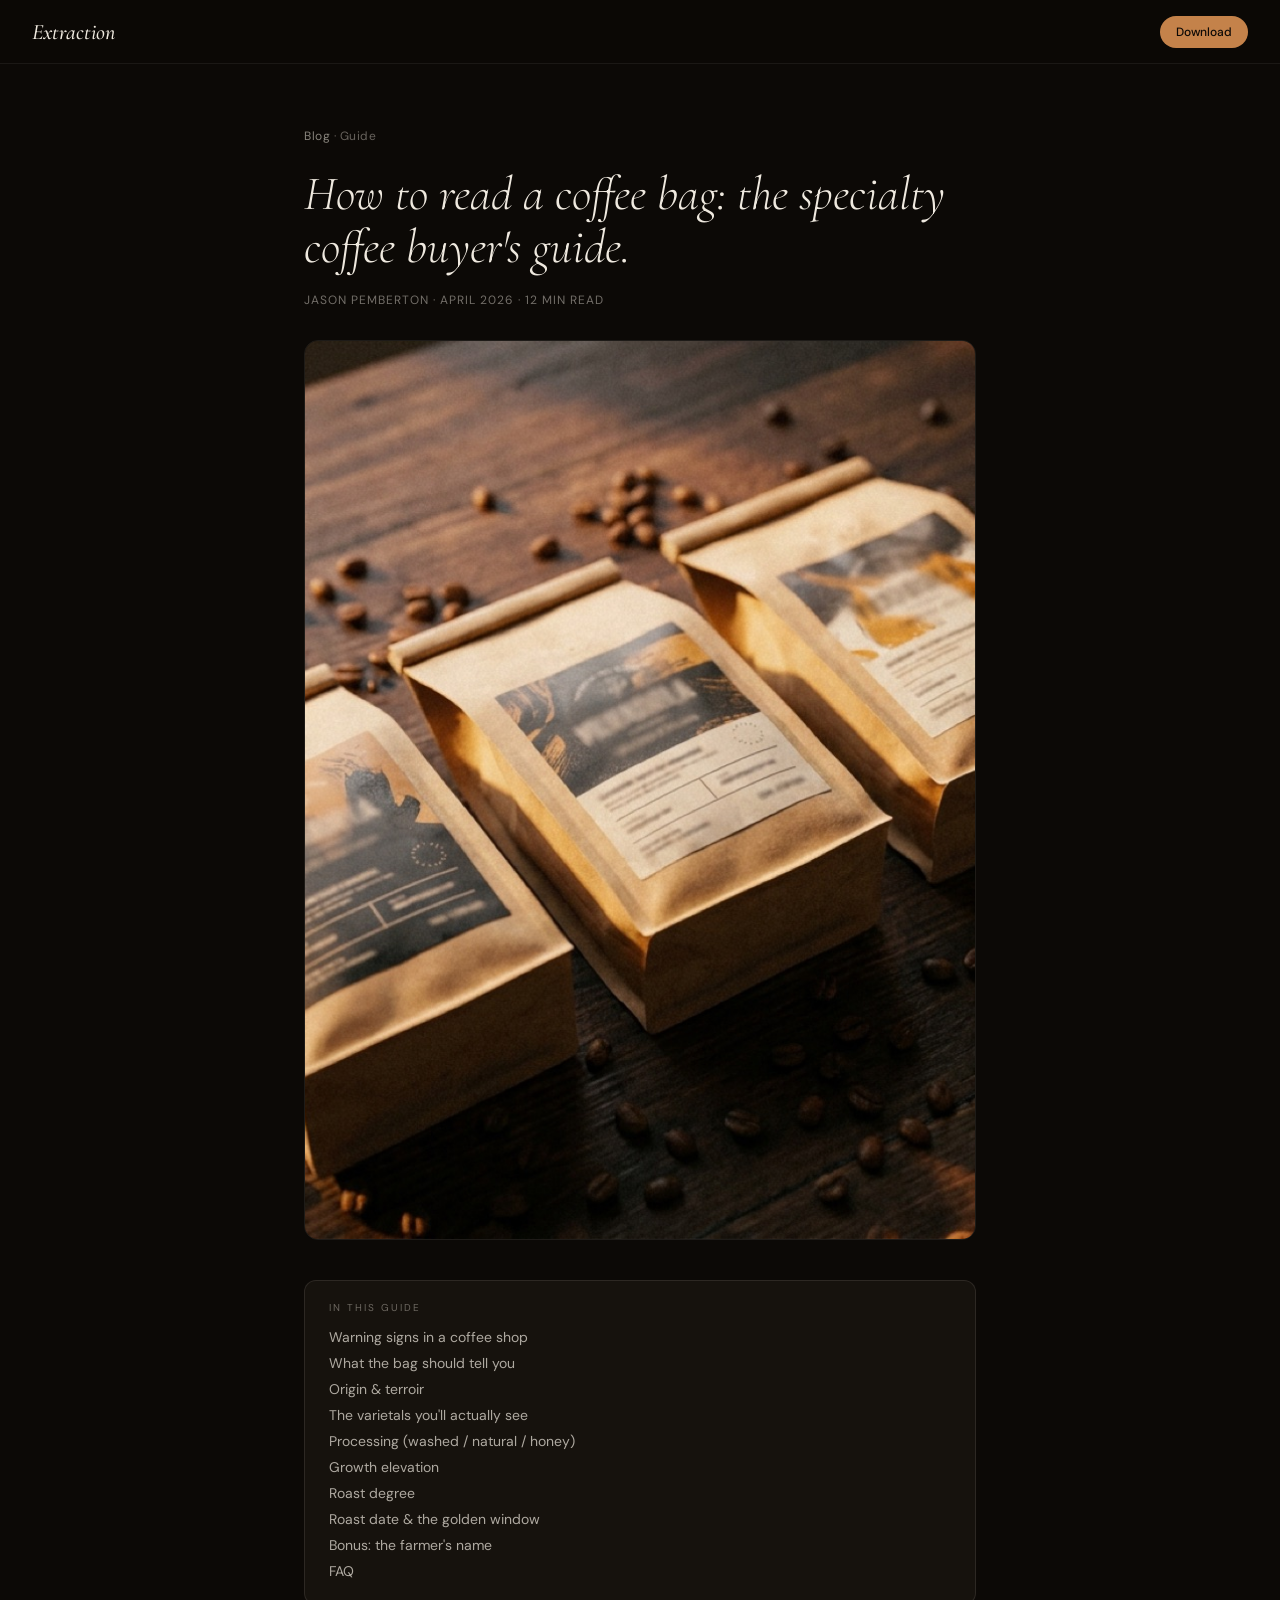
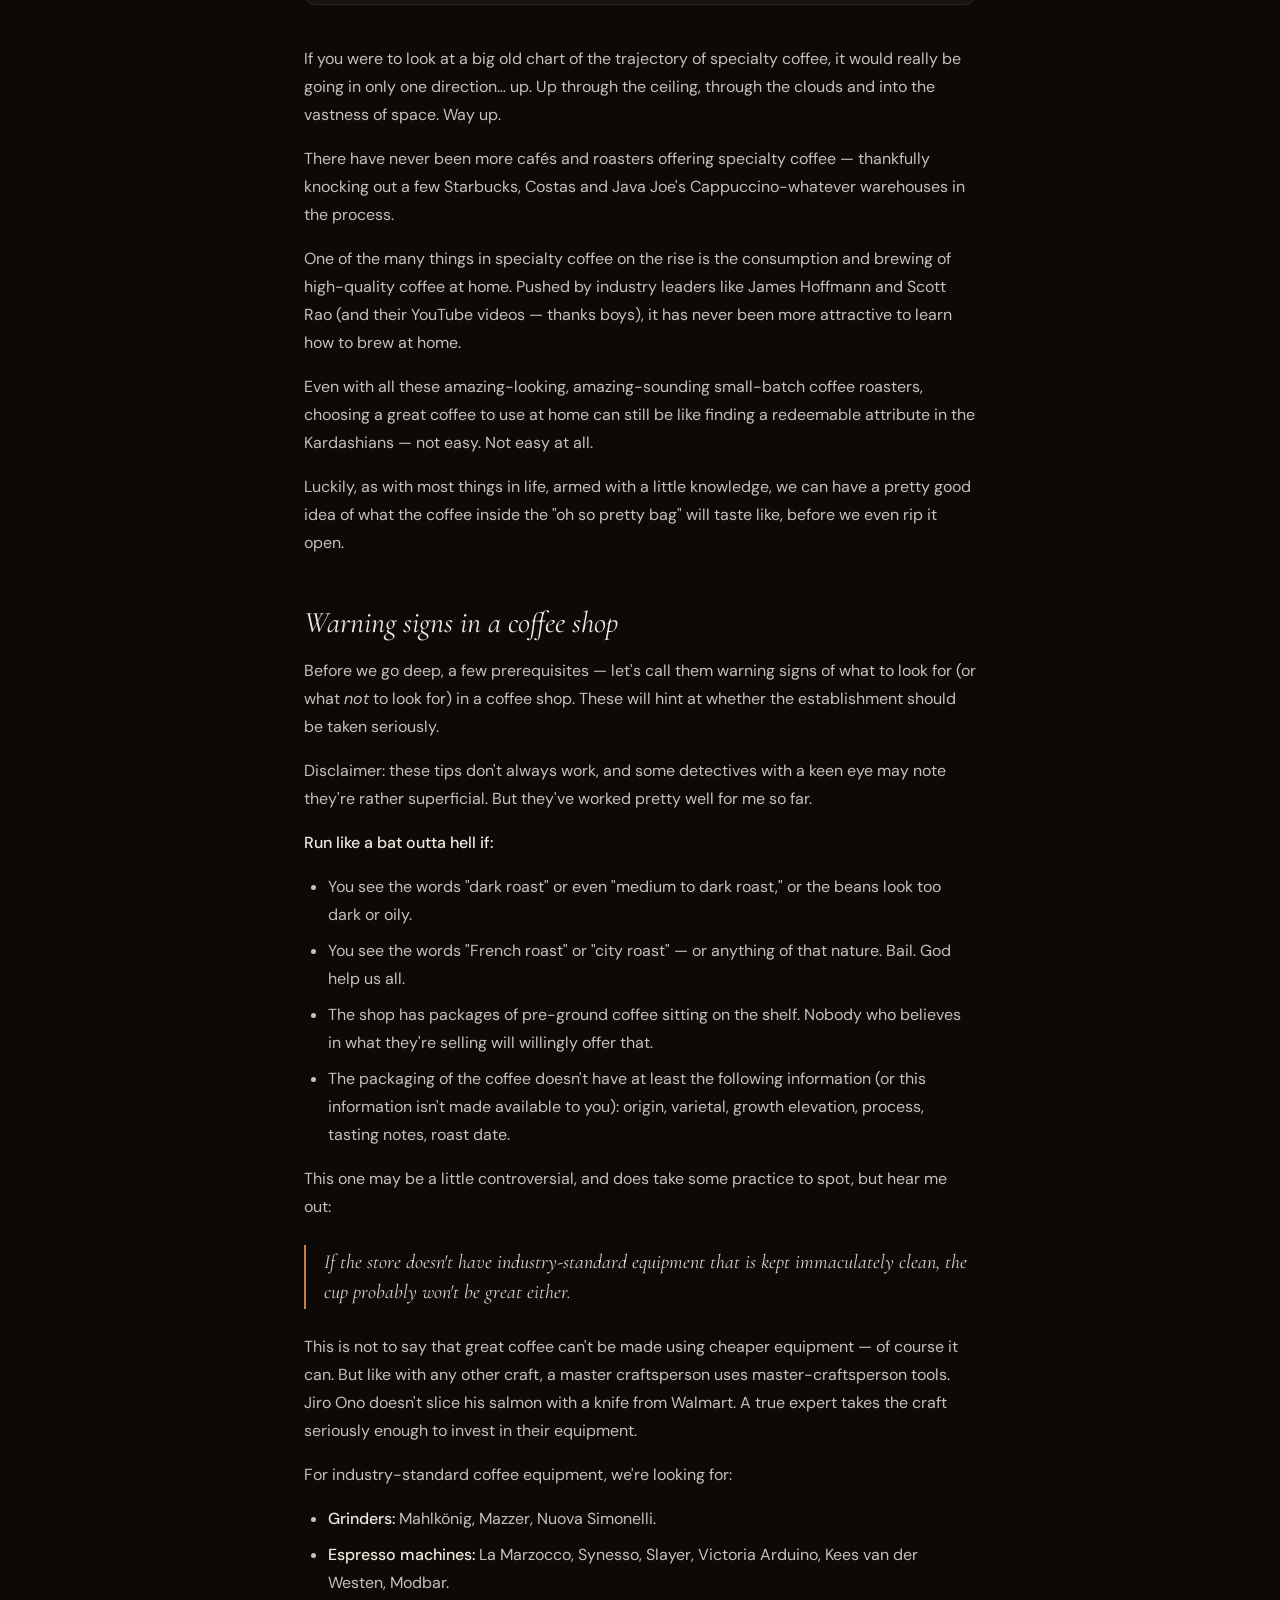
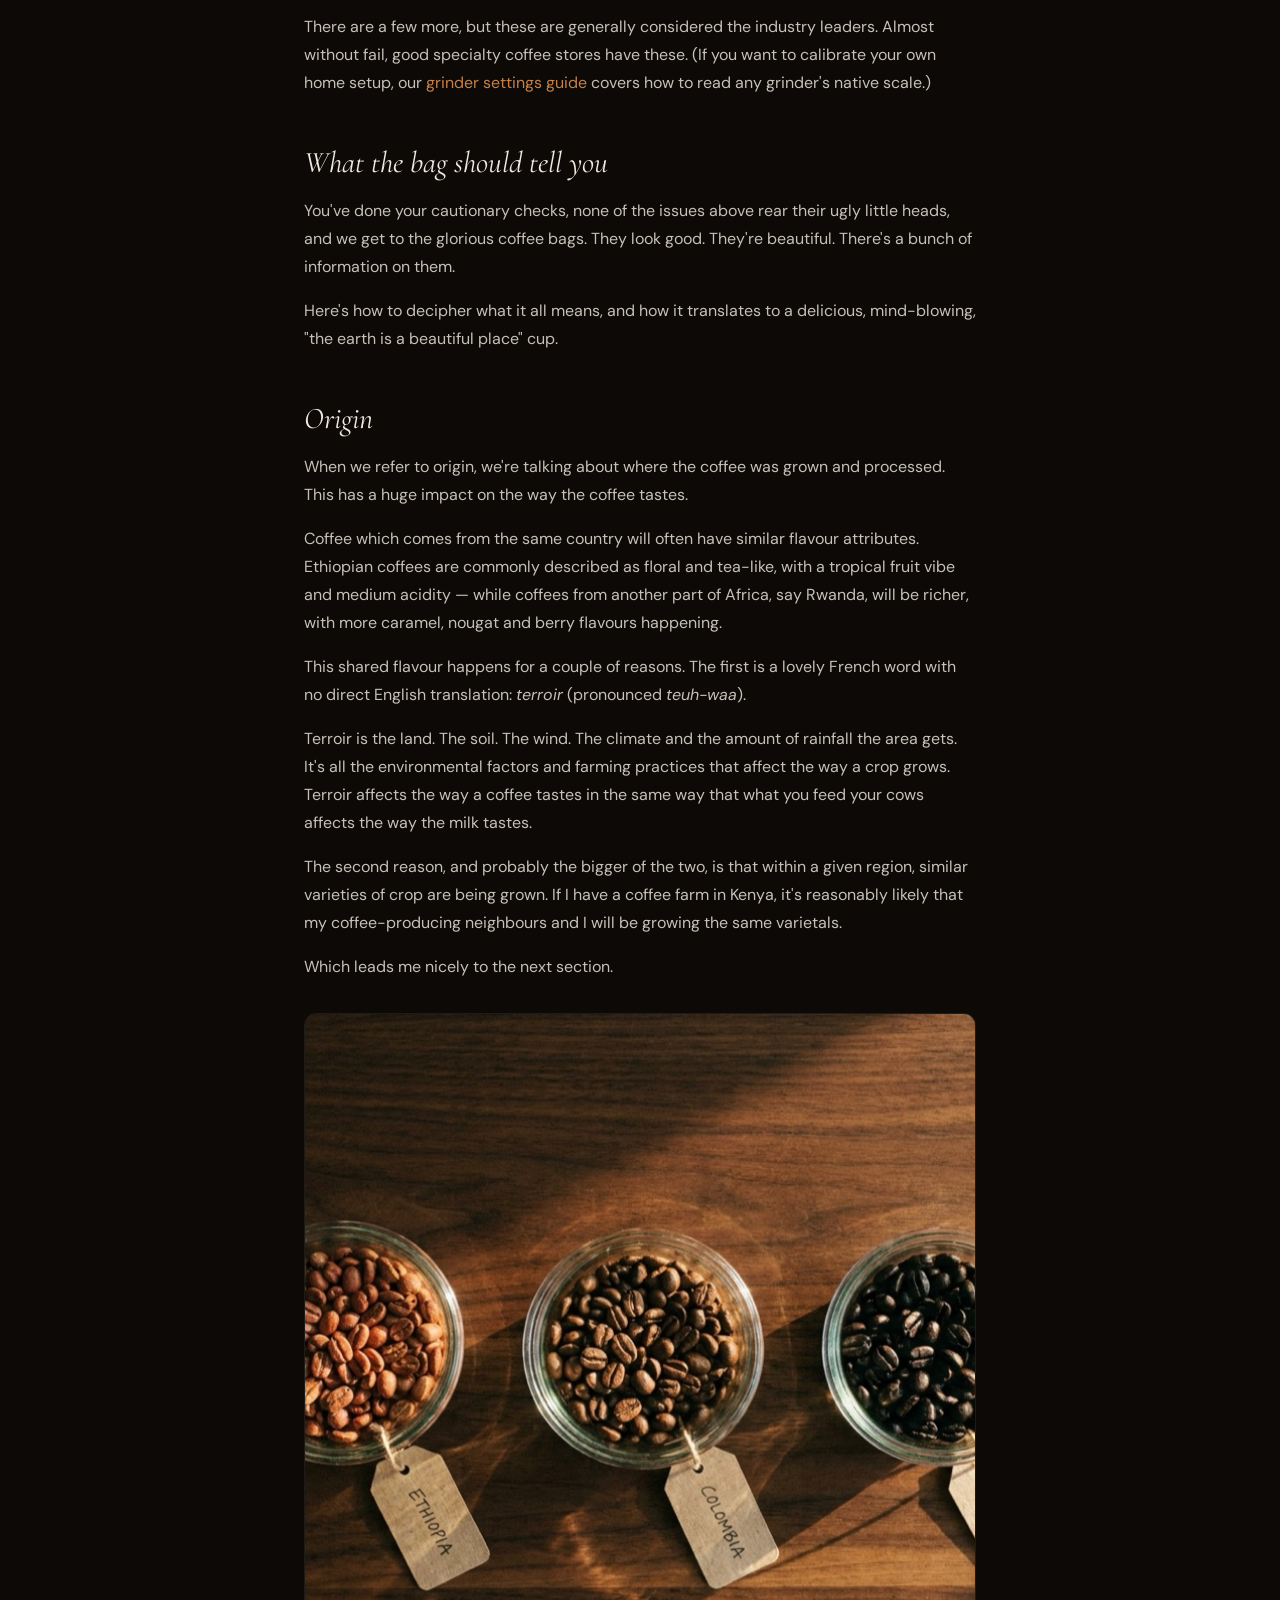
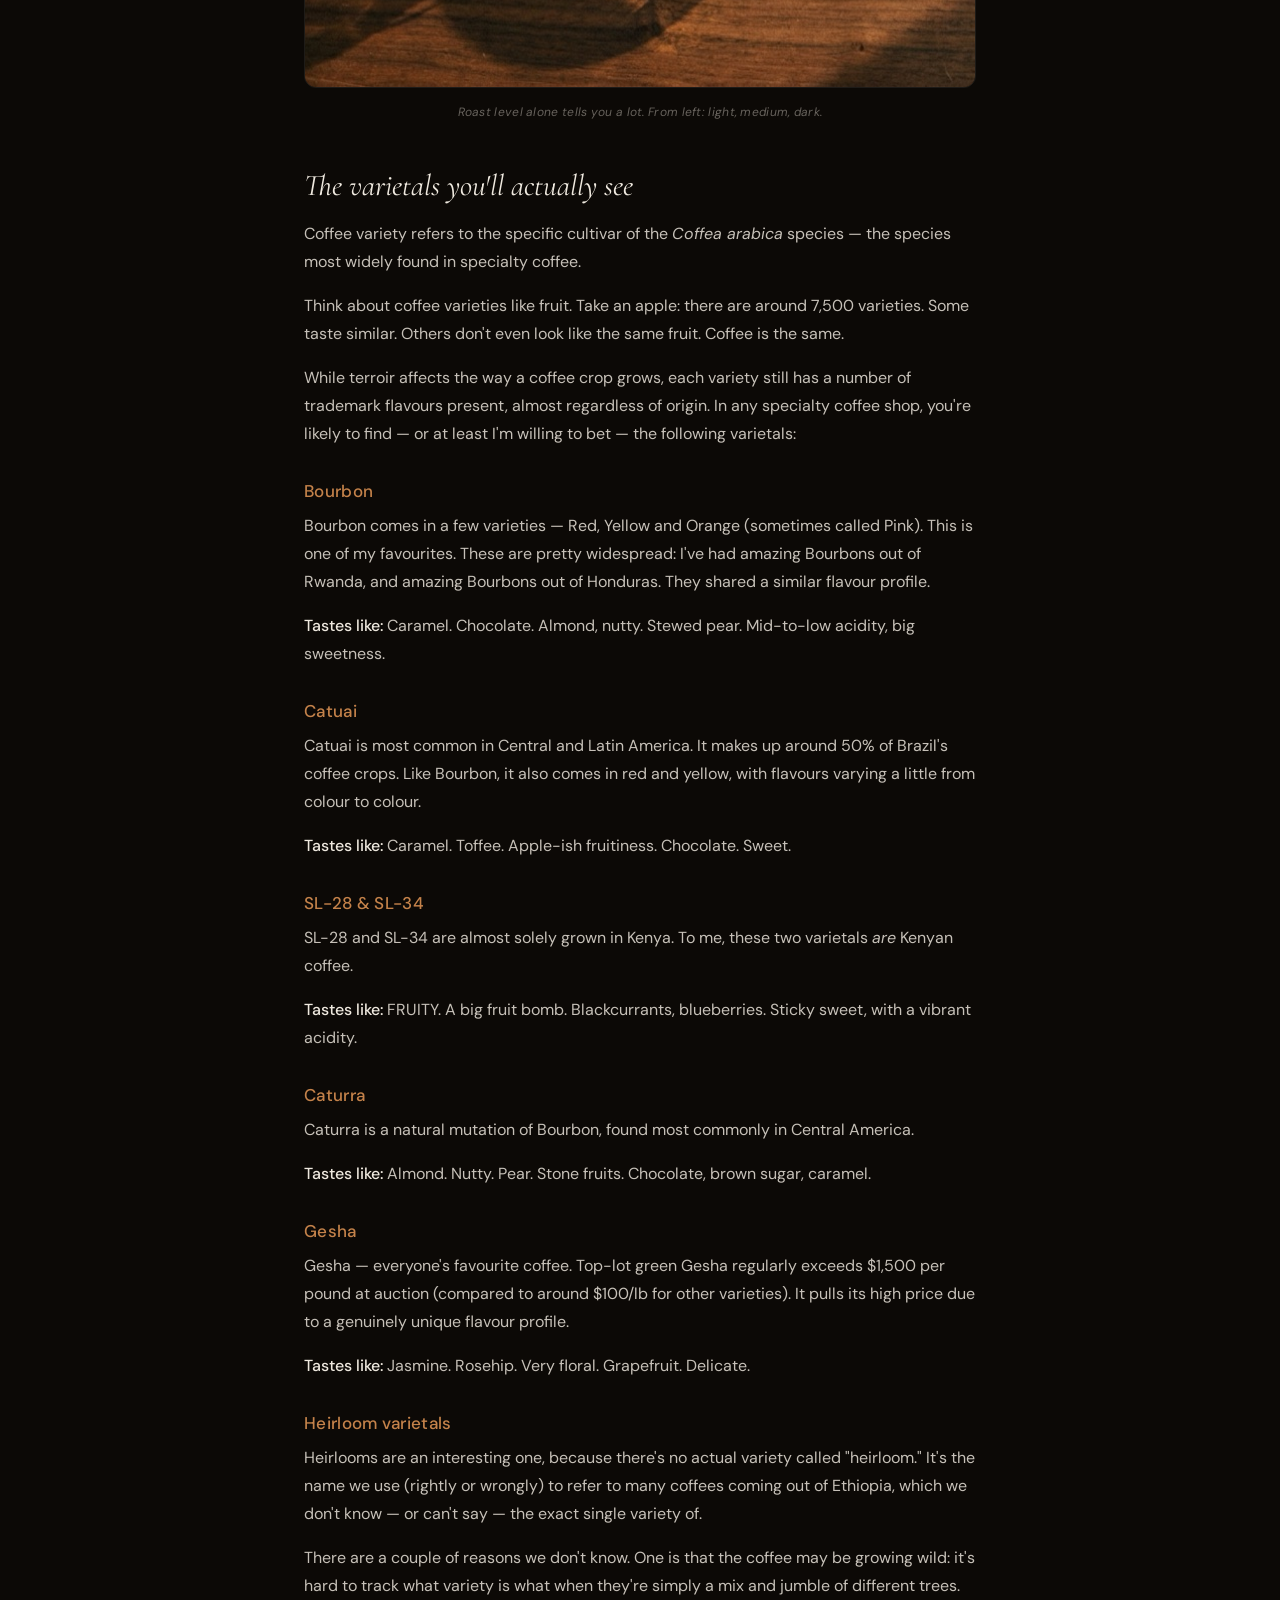
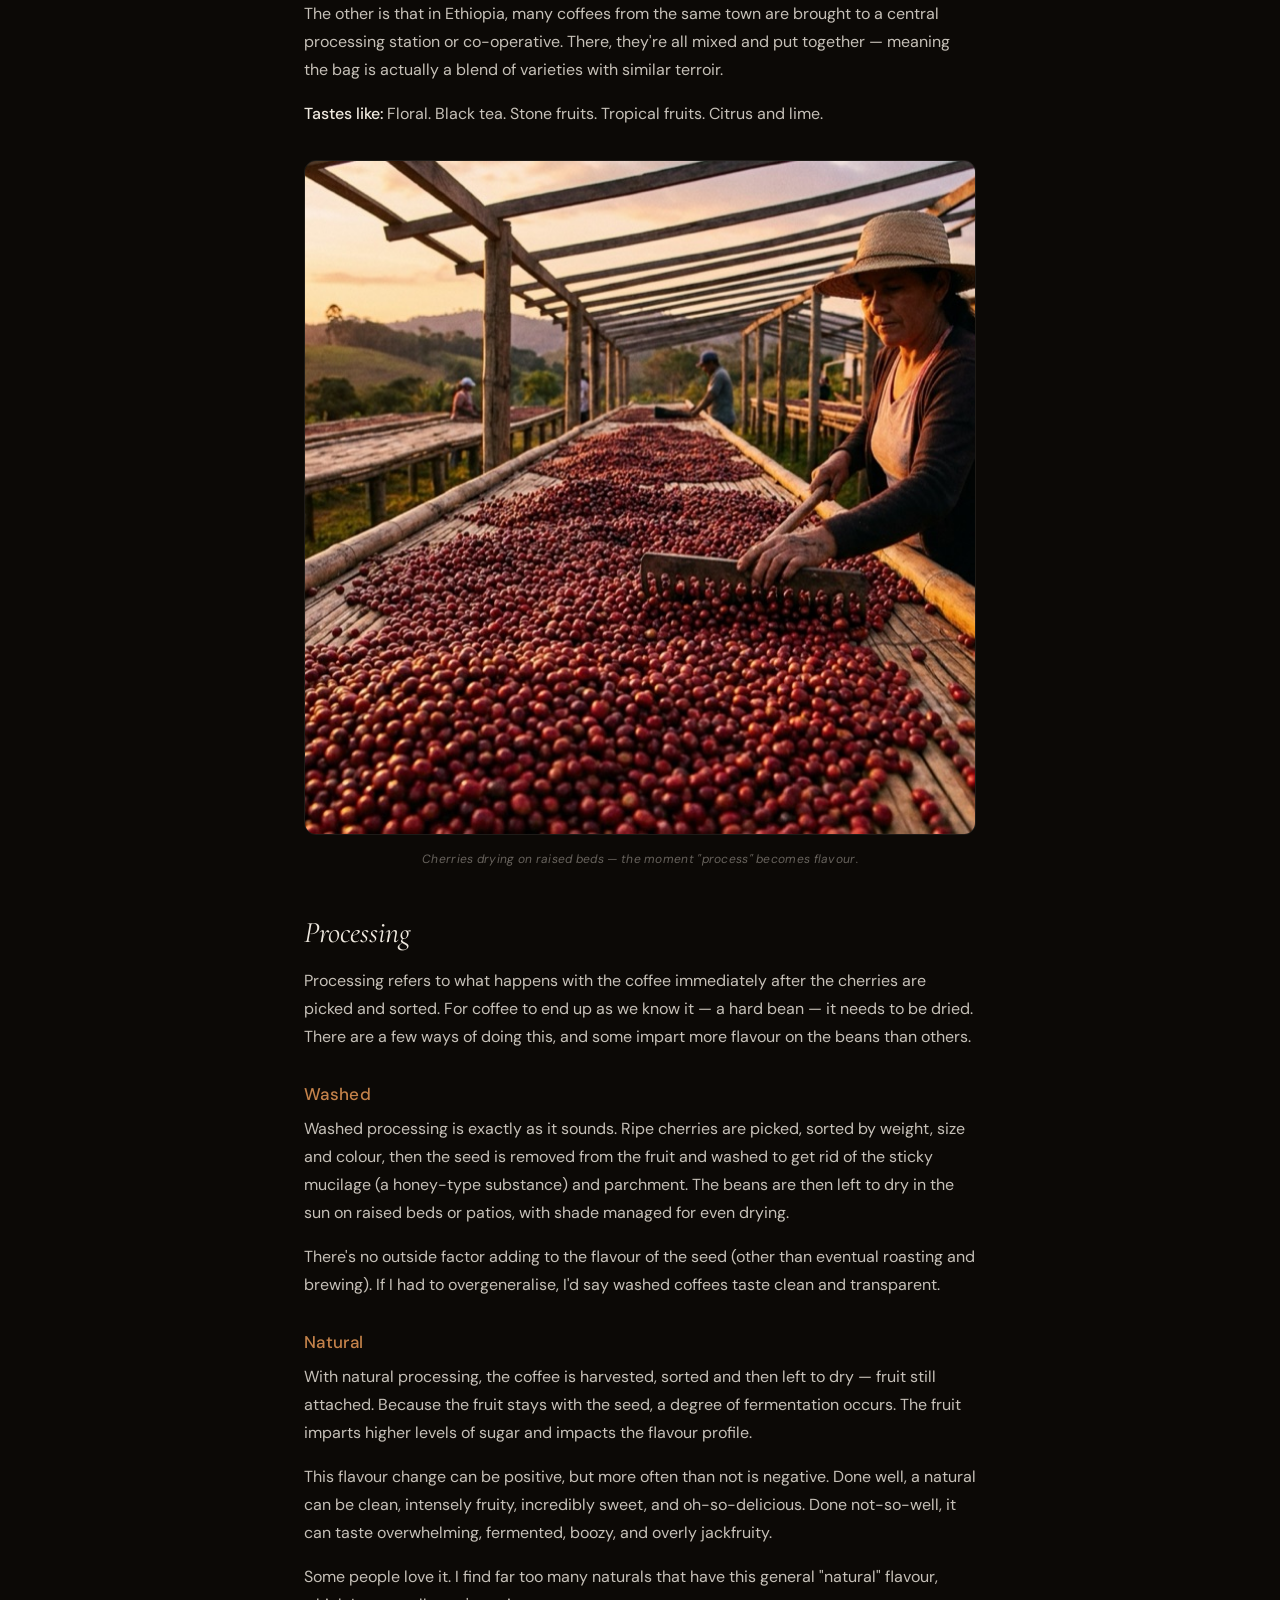
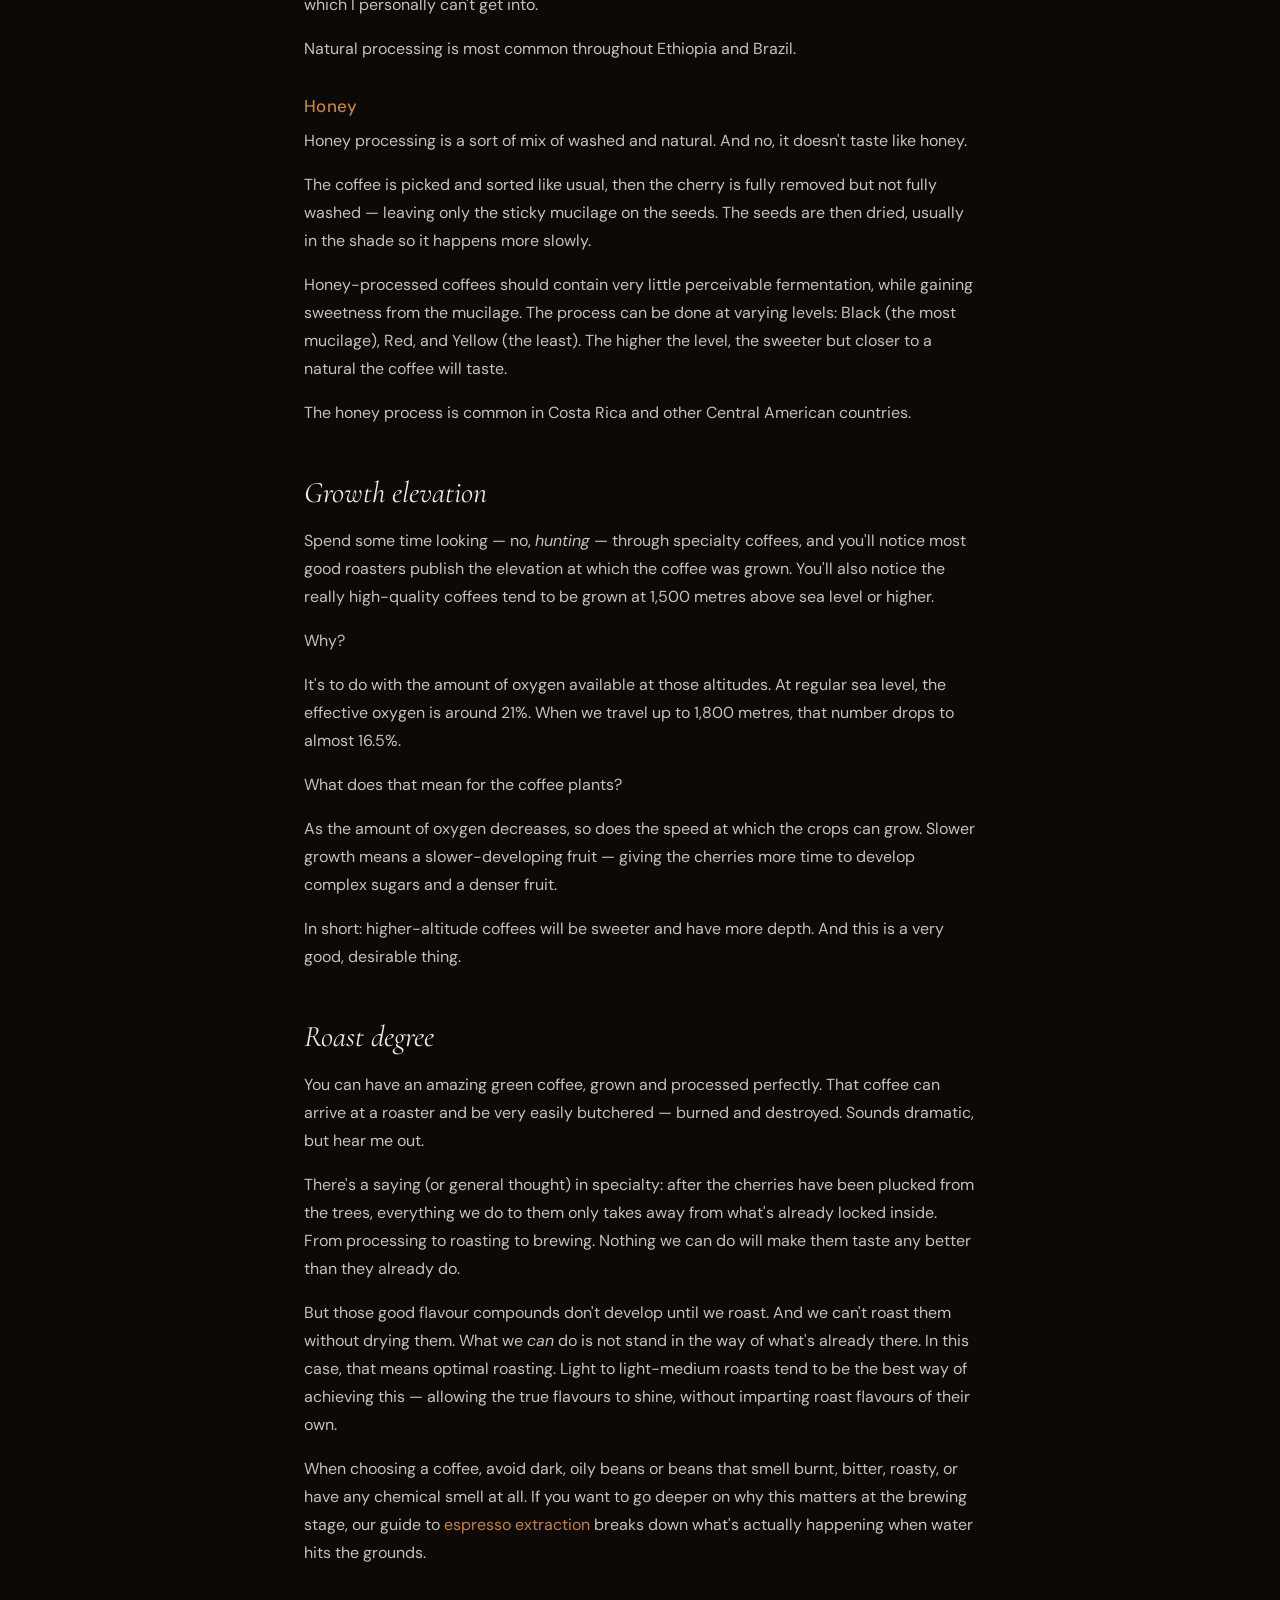
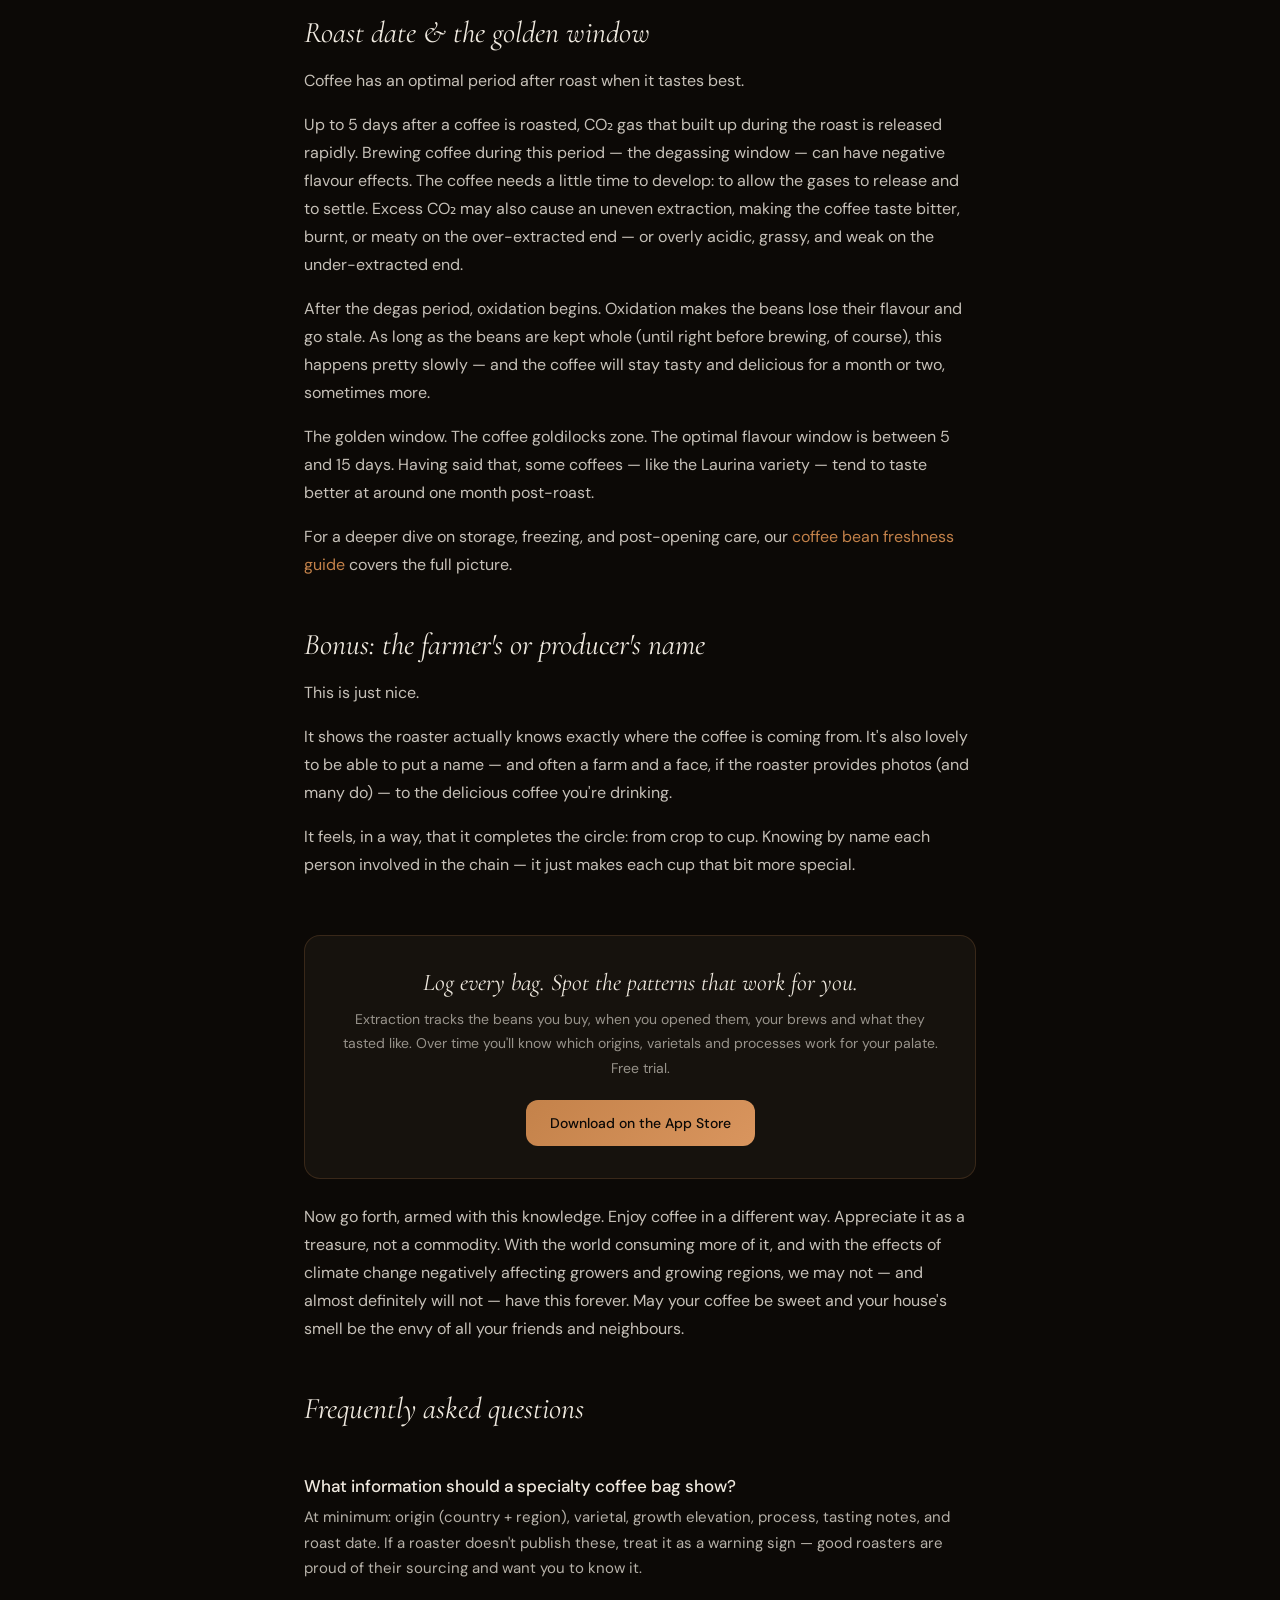
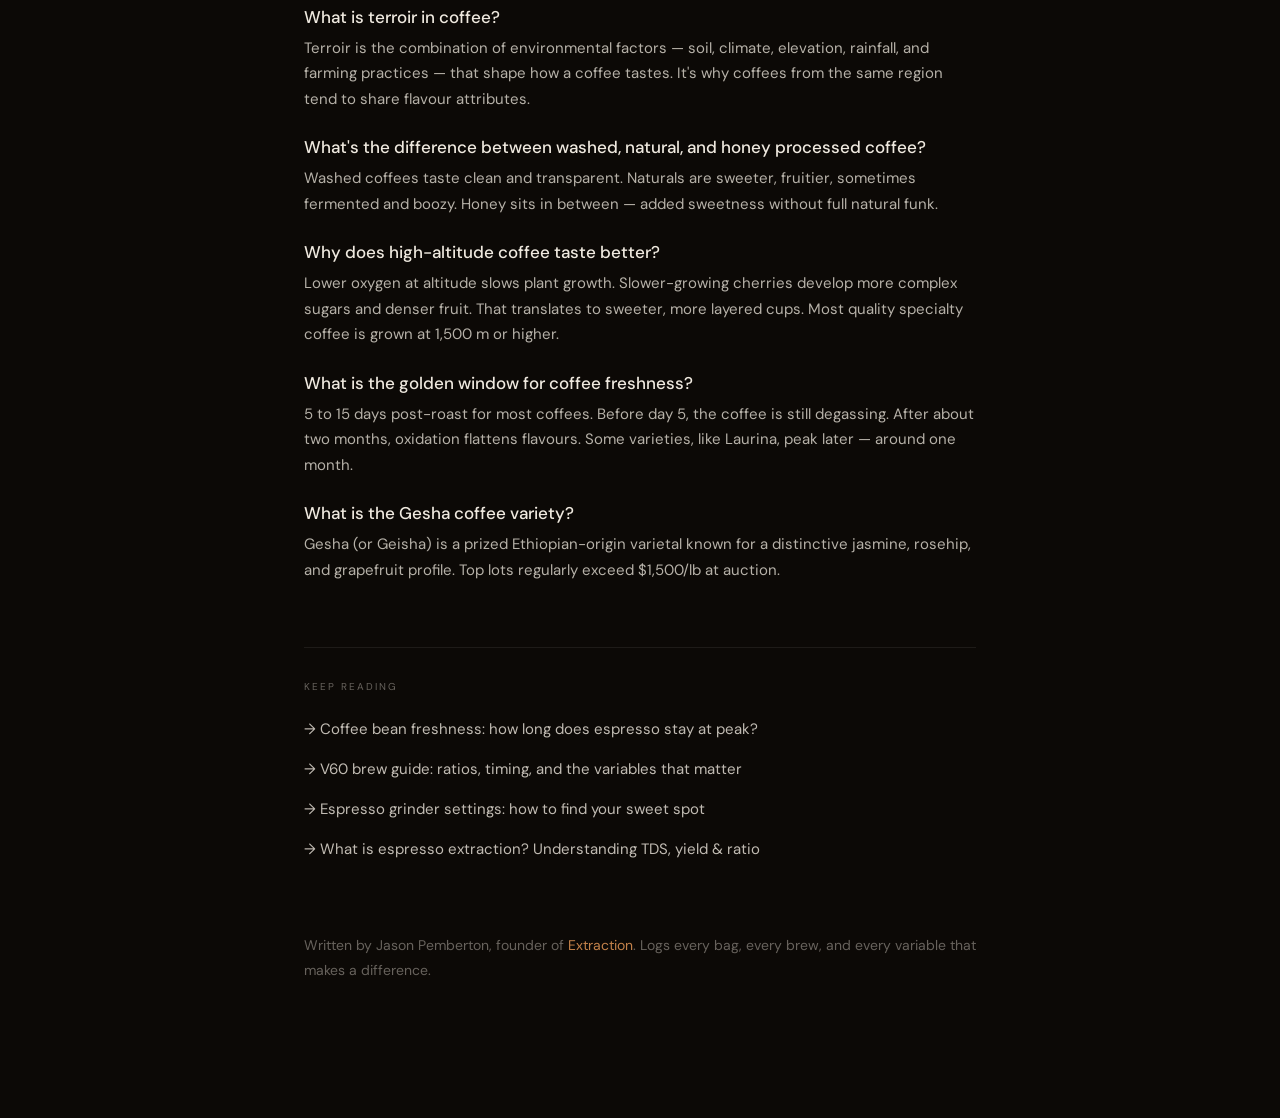
<file: blog/how-to-read-coffee-bag/index.html>
<!DOCTYPE html>
<html lang="en">
<head>
<meta charset="UTF-8">
<meta name="viewport" content="width=device-width, initial-scale=1.0">

<title>How to Read a Coffee Bag: The Specialty Coffee Buyer's Guide</title>
<meta name="description" content="Decode origin, varietal, process, elevation, and roast date on any specialty coffee bag — so you never waste money on coffee you won't enjoy. A practical buyer's guide for home baristas.">
<link rel="canonical" href="https://extrctn.com/blog/how-to-read-coffee-bag/">
<meta property="og:title" content="How to Read a Coffee Bag: The Specialty Coffee Buyer's Guide">
<meta property="og:description" content="Decode origin, varietal, process, elevation, and roast date on any specialty coffee bag — so you never waste money on coffee you won't enjoy.">
<meta property="og:url" content="https://extrctn.com/blog/how-to-read-coffee-bag/">
<meta property="og:type" content="article">
<meta property="og:image" content="https://extrctn.com/blog/how-to-read-coffee-bag/og.jpg">
<meta property="og:image:width" content="1200">
<meta property="og:image:height" content="675">
<meta property="article:published_time" content="2026-04-24T00:00:00Z">
<meta property="article:author" content="Jason Pemberton">

<link rel="preconnect" href="https://fonts.googleapis.com">
<link rel="preconnect" href="https://fonts.gstatic.com" crossorigin>
<link href="https://fonts.googleapis.com/css2?family=Cormorant+Garamond:ital,wght@0,300;0,400;0,500;1,300;1,400;1,500&family=DM+Sans:wght@300;400;500&family=JetBrains+Mono:wght@300;400&display=swap" rel="stylesheet">
<link rel="stylesheet" href="/blog/blog.css">

<script type="application/ld+json">
{
  "@context": "https://schema.org",
  "@type": "Article",
  "headline": "How to Read a Coffee Bag: The Specialty Coffee Buyer's Guide",
  "description": "Decode origin, varietal, process, elevation, and roast date on any specialty coffee bag — so you never waste money on coffee you won't enjoy.",
  "image": "https://extrctn.com/blog/how-to-read-coffee-bag/hero.jpg",
  "author": { "@type": "Person", "name": "Jason Pemberton" },
  "publisher": {
    "@type": "Organization",
    "name": "Extraction",
    "logo": { "@type": "ImageObject", "url": "https://extrctn.com/og-image.png" }
  },
  "datePublished": "2026-04-24",
  "dateModified": "2026-04-24",
  "mainEntityOfPage": "https://extrctn.com/blog/how-to-read-coffee-bag/"
}
</script>
<script type="application/ld+json">
{
  "@context": "https://schema.org",
  "@type": "FAQPage",
  "mainEntity": [
    {
      "@type": "Question",
      "name": "What information should a specialty coffee bag show?",
      "acceptedAnswer": {
        "@type": "Answer",
        "text": "At minimum: origin (country + region), varietal, growth elevation, process, tasting notes, and roast date. If a roaster doesn't publish these, treat it as a warning sign — good roasters are proud of their sourcing and want you to know it."
      }
    },
    {
      "@type": "Question",
      "name": "What is terroir in coffee?",
      "acceptedAnswer": {
        "@type": "Answer",
        "text": "Terroir is the combination of environmental factors — soil, climate, elevation, rainfall, and farming practices — that shape how a coffee tastes. It's why coffees from the same region tend to share flavour attributes. Two Bourbons from Rwanda and Honduras taste similar because of varietal; an Ethiopian and a Rwandan taste different because of terroir."
      }
    },
    {
      "@type": "Question",
      "name": "What's the difference between washed, natural, and honey processed coffee?",
      "acceptedAnswer": {
        "@type": "Answer",
        "text": "Washed coffees have the fruit fully removed before drying — they taste clean and transparent. Naturals are dried with the fruit still attached, producing sweeter, fruitier, sometimes fermented-boozy flavours. Honey process sits in between: the skin is removed but sticky mucilage stays on the bean, giving added sweetness without full natural funk."
      }
    },
    {
      "@type": "Question",
      "name": "Why does high-altitude coffee taste better?",
      "acceptedAnswer": {
        "@type": "Answer",
        "text": "At higher altitudes, lower oxygen slows plant growth. Slower-growing cherries develop more complex sugars and denser fruit. That translates to sweeter, more layered cups. Most quality specialty coffee is grown at 1,500 m or higher."
      }
    },
    {
      "@type": "Question",
      "name": "What is the golden window for coffee freshness?",
      "acceptedAnswer": {
        "@type": "Answer",
        "text": "For most coffees, 5 to 15 days post-roast is the flavour sweet spot. Before day 5, coffee is still degassing and can brew bitter or uneven. After about two months, oxidation starts to noticeably flatten flavours. Some varieties (like Laurina) peak later, around one month."
      }
    },
    {
      "@type": "Question",
      "name": "What is the Gesha coffee variety?",
      "acceptedAnswer": {
        "@type": "Answer",
        "text": "Gesha (or Geisha) is a prized Ethiopian-origin varietal known for a distinctive jasmine, rosehip, and grapefruit profile. It commands high prices at auction — top lots regularly exceed $1,500/lb for green beans, compared to around $100/lb for most other varieties."
      }
    }
  ]
}
</script>
</head>
<body>

<nav class="nav">
  <a href="/" class="nav-wordmark">Extrac<span>tion</span></a>
  <a href="https://apps.apple.com/us/app/extraction/id6761392610" class="nav-download" target="_blank" rel="noopener">Download</a>
</nav>

<article>
  <div class="breadcrumb"><a href="/blog/">Blog</a> · Guide</div>
  <h1>How to read a coffee bag: the specialty coffee buyer's guide.</h1>
  <div class="byline">Jason Pemberton · April 2026 · 12 min read</div>

  <img class="hero-img" src="hero.jpg" alt="Three kraft-paper specialty coffee bags with printed labels, arranged on dark walnut wood with scattered roasted coffee beans. Warm golden-hour lighting." width="1600" height="900" fetchpriority="high">

  <div class="toc">
    <div class="toc-label">In this guide</div>
    <a href="#warning-signs">Warning signs in a coffee shop</a>
    <a href="#the-bag">What the bag should tell you</a>
    <a href="#origin">Origin &amp; terroir</a>
    <a href="#varietals">The varietals you'll actually see</a>
    <a href="#process">Processing (washed / natural / honey)</a>
    <a href="#elevation">Growth elevation</a>
    <a href="#roast-degree">Roast degree</a>
    <a href="#roast-date">Roast date &amp; the golden window</a>
    <a href="#bonus">Bonus: the farmer's name</a>
    <a href="#faq">FAQ</a>
  </div>

  <p>If you were to look at a big old chart of the trajectory of specialty coffee, it would really be going in only one direction… up. Up through the ceiling, through the clouds and into the vastness of space. Way up.</p>

  <p>There have never been more cafés and roasters offering specialty coffee — thankfully knocking out a few Starbucks, Costas and Java Joe's Cappuccino-whatever warehouses in the process.</p>

  <p>One of the many things in specialty coffee on the rise is the consumption and brewing of high-quality coffee at home. Pushed by industry leaders like James Hoffmann and Scott Rao (and their YouTube videos — thanks boys), it has never been more attractive to learn how to brew at home.</p>

  <p>Even with all these amazing-looking, amazing-sounding small-batch coffee roasters, choosing a great coffee to use at home can still be like finding a redeemable attribute in the Kardashians — not easy. Not easy at all.</p>

  <p>Luckily, as with most things in life, armed with a little knowledge, we can have a pretty good idea of what the coffee inside the "oh so pretty bag" will taste like, before we even rip it open.</p>

  <h2 id="warning-signs">Warning signs in a coffee shop</h2>

  <p>Before we go deep, a few prerequisites — let's call them warning signs of what to look for (or what <em>not</em> to look for) in a coffee shop. These will hint at whether the establishment should be taken seriously.</p>

  <p>Disclaimer: these tips don't always work, and some detectives with a keen eye may note they're rather superficial. But they've worked pretty well for me so far.</p>

  <p><strong>Run like a bat outta hell if:</strong></p>

  <ul>
    <li>You see the words "dark roast" or even "medium to dark roast," or the beans look too dark or oily.</li>
    <li>You see the words "French roast" or "city roast" — or anything of that nature. Bail. God help us all.</li>
    <li>The shop has packages of pre-ground coffee sitting on the shelf. Nobody who believes in what they're selling will willingly offer that.</li>
    <li>The packaging of the coffee doesn't have at least the following information (or this information isn't made available to you): origin, varietal, growth elevation, process, tasting notes, roast date.</li>
  </ul>

  <p>This one may be a little controversial, and does take some practice to spot, but hear me out:</p>

  <blockquote>If the store doesn't have industry-standard equipment that is kept immaculately clean, the cup probably won't be great either.</blockquote>

  <p>This is not to say that great coffee can't be made using cheaper equipment — of course it can. But like with any other craft, a master craftsperson uses master-craftsperson tools. Jiro Ono doesn't slice his salmon with a knife from Walmart. A true expert takes the craft seriously enough to invest in their equipment.</p>

  <p>For industry-standard coffee equipment, we're looking for:</p>

  <ul>
    <li><strong>Grinders:</strong> Mahlkönig, Mazzer, Nuova Simonelli.</li>
    <li><strong>Espresso machines:</strong> La Marzocco, Synesso, Slayer, Victoria Arduino, Kees van der Westen, Modbar.</li>
  </ul>

  <p>There are a few more, but these are generally considered the industry leaders. Almost without fail, good specialty coffee stores have these. (If you want to calibrate your own home setup, our <a href="/blog/espresso-grinder-settings/">grinder settings guide</a> covers how to read any grinder's native scale.)</p>

  <h2 id="the-bag">What the bag should tell you</h2>

  <p>You've done your cautionary checks, none of the issues above rear their ugly little heads, and we get to the glorious coffee bags. They look good. They're beautiful. There's a bunch of information on them.</p>

  <p>Here's how to decipher what it all means, and how it translates to a delicious, mind-blowing, "the earth is a beautiful place" cup.</p>

  <h2 id="origin">Origin</h2>

  <p>When we refer to origin, we're talking about where the coffee was grown and processed. This has a huge impact on the way the coffee tastes.</p>

  <p>Coffee which comes from the same country will often have similar flavour attributes. Ethiopian coffees are commonly described as floral and tea-like, with a tropical fruit vibe and medium acidity — while coffees from another part of Africa, say Rwanda, will be richer, with more caramel, nougat and berry flavours happening.</p>

  <p>This shared flavour happens for a couple of reasons. The first is a lovely French word with no direct English translation: <em>terroir</em> (pronounced <em>teuh-waa</em>).</p>

  <p>Terroir is the land. The soil. The wind. The climate and the amount of rainfall the area gets. It's all the environmental factors and farming practices that affect the way a crop grows. Terroir affects the way a coffee tastes in the same way that what you feed your cows affects the way the milk tastes.</p>

  <p>The second reason, and probably the bigger of the two, is that within a given region, similar varieties of crop are being grown. If I have a coffee farm in Kenya, it's reasonably likely that my coffee-producing neighbours and I will be growing the same varietals.</p>

  <p>Which leads me nicely to the next section.</p>

    <figure>
    <img class="inline-img" src="inline-1.jpg" alt="Three small bowls of whole coffee beans showing different roast levels side-by-side." width="1200" height="675" loading="lazy">
    <figcaption class="img-caption">Roast level alone tells you a lot. From left: light, medium, dark.</figcaption>
  </figure>

  <h2 id="varietals">The varietals you'll actually see</h2>

  <p>Coffee variety refers to the specific cultivar of the <em>Coffea arabica</em> species — the species most widely found in specialty coffee.</p>

  <p>Think about coffee varieties like fruit. Take an apple: there are around 7,500 varieties. Some taste similar. Others don't even look like the same fruit. Coffee is the same.</p>

  <p>While terroir affects the way a coffee crop grows, each variety still has a number of trademark flavours present, almost regardless of origin. In any specialty coffee shop, you're likely to find — or at least I'm willing to bet — the following varietals:</p>

  <h3>Bourbon</h3>
  <p>Bourbon comes in a few varieties — Red, Yellow and Orange (sometimes called Pink). This is one of my favourites. These are pretty widespread: I've had amazing Bourbons out of Rwanda, and amazing Bourbons out of Honduras. They shared a similar flavour profile.</p>
  <p><strong>Tastes like:</strong> Caramel. Chocolate. Almond, nutty. Stewed pear. Mid-to-low acidity, big sweetness.</p>

  <h3>Catuai</h3>
  <p>Catuai is most common in Central and Latin America. It makes up around 50% of Brazil's coffee crops. Like Bourbon, it also comes in red and yellow, with flavours varying a little from colour to colour.</p>
  <p><strong>Tastes like:</strong> Caramel. Toffee. Apple-ish fruitiness. Chocolate. Sweet.</p>

  <h3>SL-28 &amp; SL-34</h3>
  <p>SL-28 and SL-34 are almost solely grown in Kenya. To me, these two varietals <em>are</em> Kenyan coffee.</p>
  <p><strong>Tastes like:</strong> FRUITY. A big fruit bomb. Blackcurrants, blueberries. Sticky sweet, with a vibrant acidity.</p>

  <h3>Caturra</h3>
  <p>Caturra is a natural mutation of Bourbon, found most commonly in Central America.</p>
  <p><strong>Tastes like:</strong> Almond. Nutty. Pear. Stone fruits. Chocolate, brown sugar, caramel.</p>

  <h3>Gesha</h3>
  <p>Gesha — everyone's favourite coffee. Top-lot green Gesha regularly exceeds $1,500 per pound at auction (compared to around $100/lb for other varieties). It pulls its high price due to a genuinely unique flavour profile.</p>
  <p><strong>Tastes like:</strong> Jasmine. Rosehip. Very floral. Grapefruit. Delicate.</p>

  <h3>Heirloom varietals</h3>
  <p>Heirlooms are an interesting one, because there's no actual variety called "heirloom." It's the name we use (rightly or wrongly) to refer to many coffees coming out of Ethiopia, which we don't know — or can't say — the exact single variety of.</p>
  <p>There are a couple of reasons we don't know. One is that the coffee may be growing wild: it's hard to track what variety is what when they're simply a mix and jumble of different trees. The other is that in Ethiopia, many coffees from the same town are brought to a central processing station or co-operative. There, they're all mixed and put together — meaning the bag is actually a blend of varieties with similar terroir.</p>
  <p><strong>Tastes like:</strong> Floral. Black tea. Stone fruits. Tropical fruits. Citrus and lime.</p>

    <figure>
    <img class="inline-img" src="inline-2.jpg" alt="Ripe red coffee cherries drying on raised bamboo beds at a specialty coffee farm at sunset." width="1200" height="675" loading="lazy">
    <figcaption class="img-caption">Cherries drying on raised beds — the moment "process" becomes flavour.</figcaption>
  </figure>

  <h2 id="process">Processing</h2>

  <p>Processing refers to what happens with the coffee immediately after the cherries are picked and sorted. For coffee to end up as we know it — a hard bean — it needs to be dried. There are a few ways of doing this, and some impart more flavour on the beans than others.</p>

  <h3>Washed</h3>
  <p>Washed processing is exactly as it sounds. Ripe cherries are picked, sorted by weight, size and colour, then the seed is removed from the fruit and washed to get rid of the sticky mucilage (a honey-type substance) and parchment. The beans are then left to dry in the sun on raised beds or patios, with shade managed for even drying.</p>
  <p>There's no outside factor adding to the flavour of the seed (other than eventual roasting and brewing). If I had to overgeneralise, I'd say washed coffees taste clean and transparent.</p>

  <h3>Natural</h3>
  <p>With natural processing, the coffee is harvested, sorted and then left to dry — fruit still attached. Because the fruit stays with the seed, a degree of fermentation occurs. The fruit imparts higher levels of sugar and impacts the flavour profile.</p>
  <p>This flavour change can be positive, but more often than not is negative. Done well, a natural can be clean, intensely fruity, incredibly sweet, and oh-so-delicious. Done not-so-well, it can taste overwhelming, fermented, boozy, and overly jackfruity.</p>
  <p>Some people love it. I find far too many naturals that have this general "natural" flavour, which I personally can't get into.</p>
  <p>Natural processing is most common throughout Ethiopia and Brazil.</p>

  <h3>Honey</h3>
  <p>Honey processing is a sort of mix of washed and natural. And no, it doesn't taste like honey.</p>
  <p>The coffee is picked and sorted like usual, then the cherry is fully removed but not fully washed — leaving only the sticky mucilage on the seeds. The seeds are then dried, usually in the shade so it happens more slowly.</p>
  <p>Honey-processed coffees should contain very little perceivable fermentation, while gaining sweetness from the mucilage. The process can be done at varying levels: Black (the most mucilage), Red, and Yellow (the least). The higher the level, the sweeter but closer to a natural the coffee will taste.</p>
  <p>The honey process is common in Costa Rica and other Central American countries.</p>

  <h2 id="elevation">Growth elevation</h2>

  <p>Spend some time looking — no, <em>hunting</em> — through specialty coffees, and you'll notice most good roasters publish the elevation at which the coffee was grown. You'll also notice the really high-quality coffees tend to be grown at 1,500 metres above sea level or higher.</p>

  <p>Why?</p>

  <p>It's to do with the amount of oxygen available at those altitudes. At regular sea level, the effective oxygen is around 21%. When we travel up to 1,800 metres, that number drops to almost 16.5%.</p>

  <p>What does that mean for the coffee plants?</p>

  <p>As the amount of oxygen decreases, so does the speed at which the crops can grow. Slower growth means a slower-developing fruit — giving the cherries more time to develop complex sugars and a denser fruit.</p>

  <p>In short: higher-altitude coffees will be sweeter and have more depth. And this is a very good, desirable thing.</p>

  <h2 id="roast-degree">Roast degree</h2>

  <p>You can have an amazing green coffee, grown and processed perfectly. That coffee can arrive at a roaster and be very easily butchered — burned and destroyed. Sounds dramatic, but hear me out.</p>

  <p>There's a saying (or general thought) in specialty: after the cherries have been plucked from the trees, everything we do to them only takes away from what's already locked inside. From processing to roasting to brewing. Nothing we can do will make them taste any better than they already do.</p>

  <p>But those good flavour compounds don't develop until we roast. And we can't roast them without drying them. What we <em>can</em> do is not stand in the way of what's already there. In this case, that means optimal roasting. Light to light-medium roasts tend to be the best way of achieving this — allowing the true flavours to shine, without imparting roast flavours of their own.</p>

  <p>When choosing a coffee, avoid dark, oily beans or beans that smell burnt, bitter, roasty, or have any chemical smell at all. If you want to go deeper on why this matters at the brewing stage, our guide to <a href="/blog/what-is-espresso-extraction/">espresso extraction</a> breaks down what's actually happening when water hits the grounds.</p>

  <h2 id="roast-date">Roast date &amp; the golden window</h2>

  <p>Coffee has an optimal period after roast when it tastes best.</p>

  <p>Up to 5 days after a coffee is roasted, CO₂ gas that built up during the roast is released rapidly. Brewing coffee during this period — the degassing window — can have negative flavour effects. The coffee needs a little time to develop: to allow the gases to release and to settle. Excess CO₂ may also cause an uneven extraction, making the coffee taste bitter, burnt, or meaty on the over-extracted end — or overly acidic, grassy, and weak on the under-extracted end.</p>

  <p>After the degas period, oxidation begins. Oxidation makes the beans lose their flavour and go stale. As long as the beans are kept whole (until right before brewing, of course), this happens pretty slowly — and the coffee will stay tasty and delicious for a month or two, sometimes more.</p>

  <p>The golden window. The coffee goldilocks zone. The optimal flavour window is between 5 and 15 days. Having said that, some coffees — like the Laurina variety — tend to taste better at around one month post-roast.</p>

  <p>For a deeper dive on storage, freezing, and post-opening care, our <a href="/blog/coffee-bean-freshness/">coffee bean freshness guide</a> covers the full picture.</p>

  <h2 id="bonus">Bonus: the farmer's or producer's name</h2>

  <p>This is just nice.</p>

  <p>It shows the roaster actually knows exactly where the coffee is coming from. It's also lovely to be able to put a name — and often a farm and a face, if the roaster provides photos (and many do) — to the delicious coffee you're drinking.</p>

  <p>It feels, in a way, that it completes the circle: from crop to cup. Knowing by name each person involved in the chain — it just makes each cup that bit more special.</p>

  <div class="cta">
    <h3>Log every bag. Spot the patterns that work for you.</h3>
    <p>Extraction tracks the beans you buy, when you opened them, your brews and what they tasted like. Over time you'll know which origins, varietals and processes work for your palate. Free trial.</p>
    <a class="cta-btn" href="https://apps.apple.com/us/app/extraction/id6761392610" target="_blank" rel="noopener">Download on the App Store</a>
  </div>

  <p>Now go forth, armed with this knowledge. Enjoy coffee in a different way. Appreciate it as a treasure, not a commodity. With the world consuming more of it, and with the effects of climate change negatively affecting growers and growing regions, we may not — and almost definitely will not — have this forever. May your coffee be sweet and your house's smell be the envy of all your friends and neighbours.</p>

  <h2 id="faq">Frequently asked questions</h2>

  <div class="faq">
    <div class="faq-q">What information should a specialty coffee bag show?</div>
    <p class="faq-a">At minimum: origin (country + region), varietal, growth elevation, process, tasting notes, and roast date. If a roaster doesn't publish these, treat it as a warning sign — good roasters are proud of their sourcing and want you to know it.</p>

    <div class="faq-q">What is terroir in coffee?</div>
    <p class="faq-a">Terroir is the combination of environmental factors — soil, climate, elevation, rainfall, and farming practices — that shape how a coffee tastes. It's why coffees from the same region tend to share flavour attributes.</p>

    <div class="faq-q">What's the difference between washed, natural, and honey processed coffee?</div>
    <p class="faq-a">Washed coffees taste clean and transparent. Naturals are sweeter, fruitier, sometimes fermented and boozy. Honey sits in between — added sweetness without full natural funk.</p>

    <div class="faq-q">Why does high-altitude coffee taste better?</div>
    <p class="faq-a">Lower oxygen at altitude slows plant growth. Slower-growing cherries develop more complex sugars and denser fruit. That translates to sweeter, more layered cups. Most quality specialty coffee is grown at 1,500 m or higher.</p>

    <div class="faq-q">What is the golden window for coffee freshness?</div>
    <p class="faq-a">5 to 15 days post-roast for most coffees. Before day 5, the coffee is still degassing. After about two months, oxidation flattens flavours. Some varieties, like Laurina, peak later — around one month.</p>

    <div class="faq-q">What is the Gesha coffee variety?</div>
    <p class="faq-a">Gesha (or Geisha) is a prized Ethiopian-origin varietal known for a distinctive jasmine, rosehip, and grapefruit profile. Top lots regularly exceed $1,500/lb at auction.</p>
  </div>

  <div class="related">
    <div class="related-label">Keep reading</div>
    <a href="/blog/coffee-bean-freshness/">→ Coffee bean freshness: how long does espresso stay at peak?</a>
    <a href="/blog/v60-brew-guide/">→ V60 brew guide: ratios, timing, and the variables that matter</a>
    <a href="/blog/espresso-grinder-settings/">→ Espresso grinder settings: how to find your sweet spot</a>
    <a href="/blog/what-is-espresso-extraction/">→ What is espresso extraction? Understanding TDS, yield &amp; ratio</a>
  </div>

  <p class="article-footer">Written by Jason Pemberton, founder of <a href="/">Extraction</a>. Logs every bag, every brew, and every variable that makes a difference.</p>
</article>

</body>
</html>
</file>
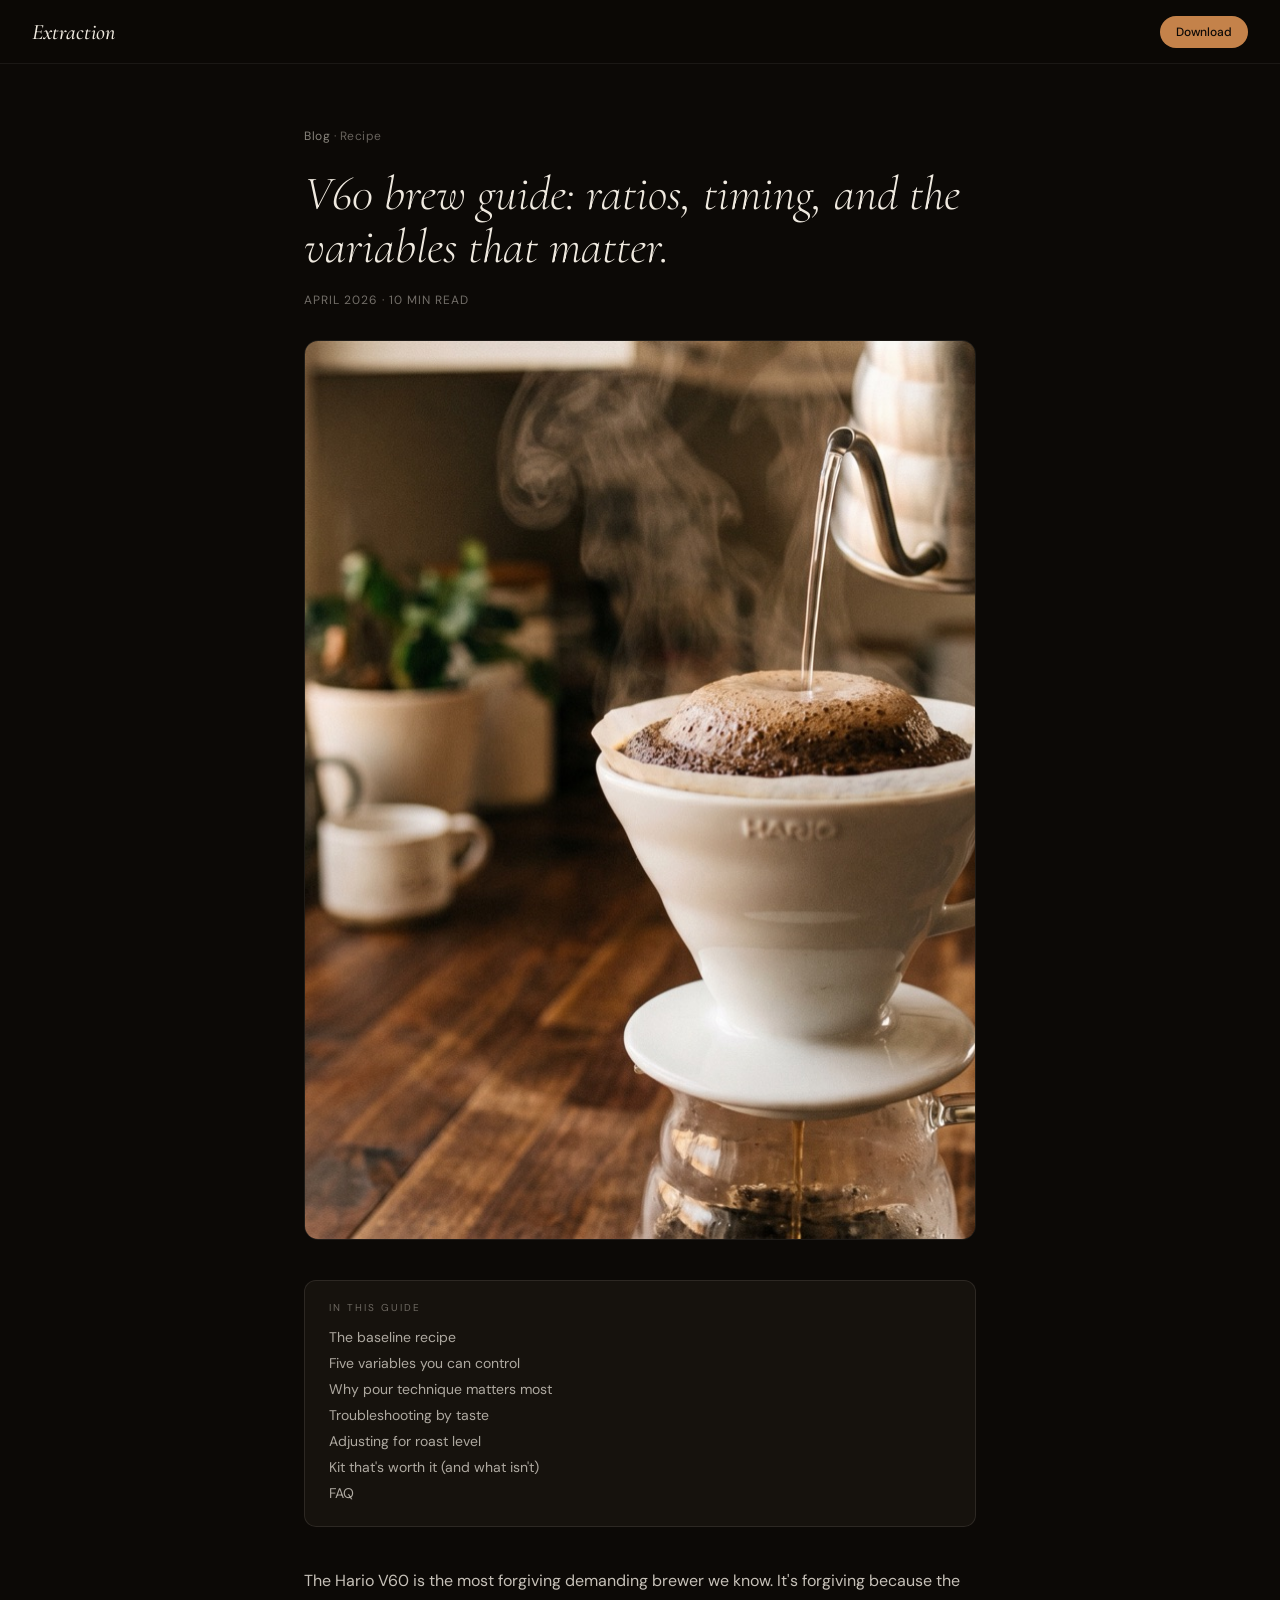
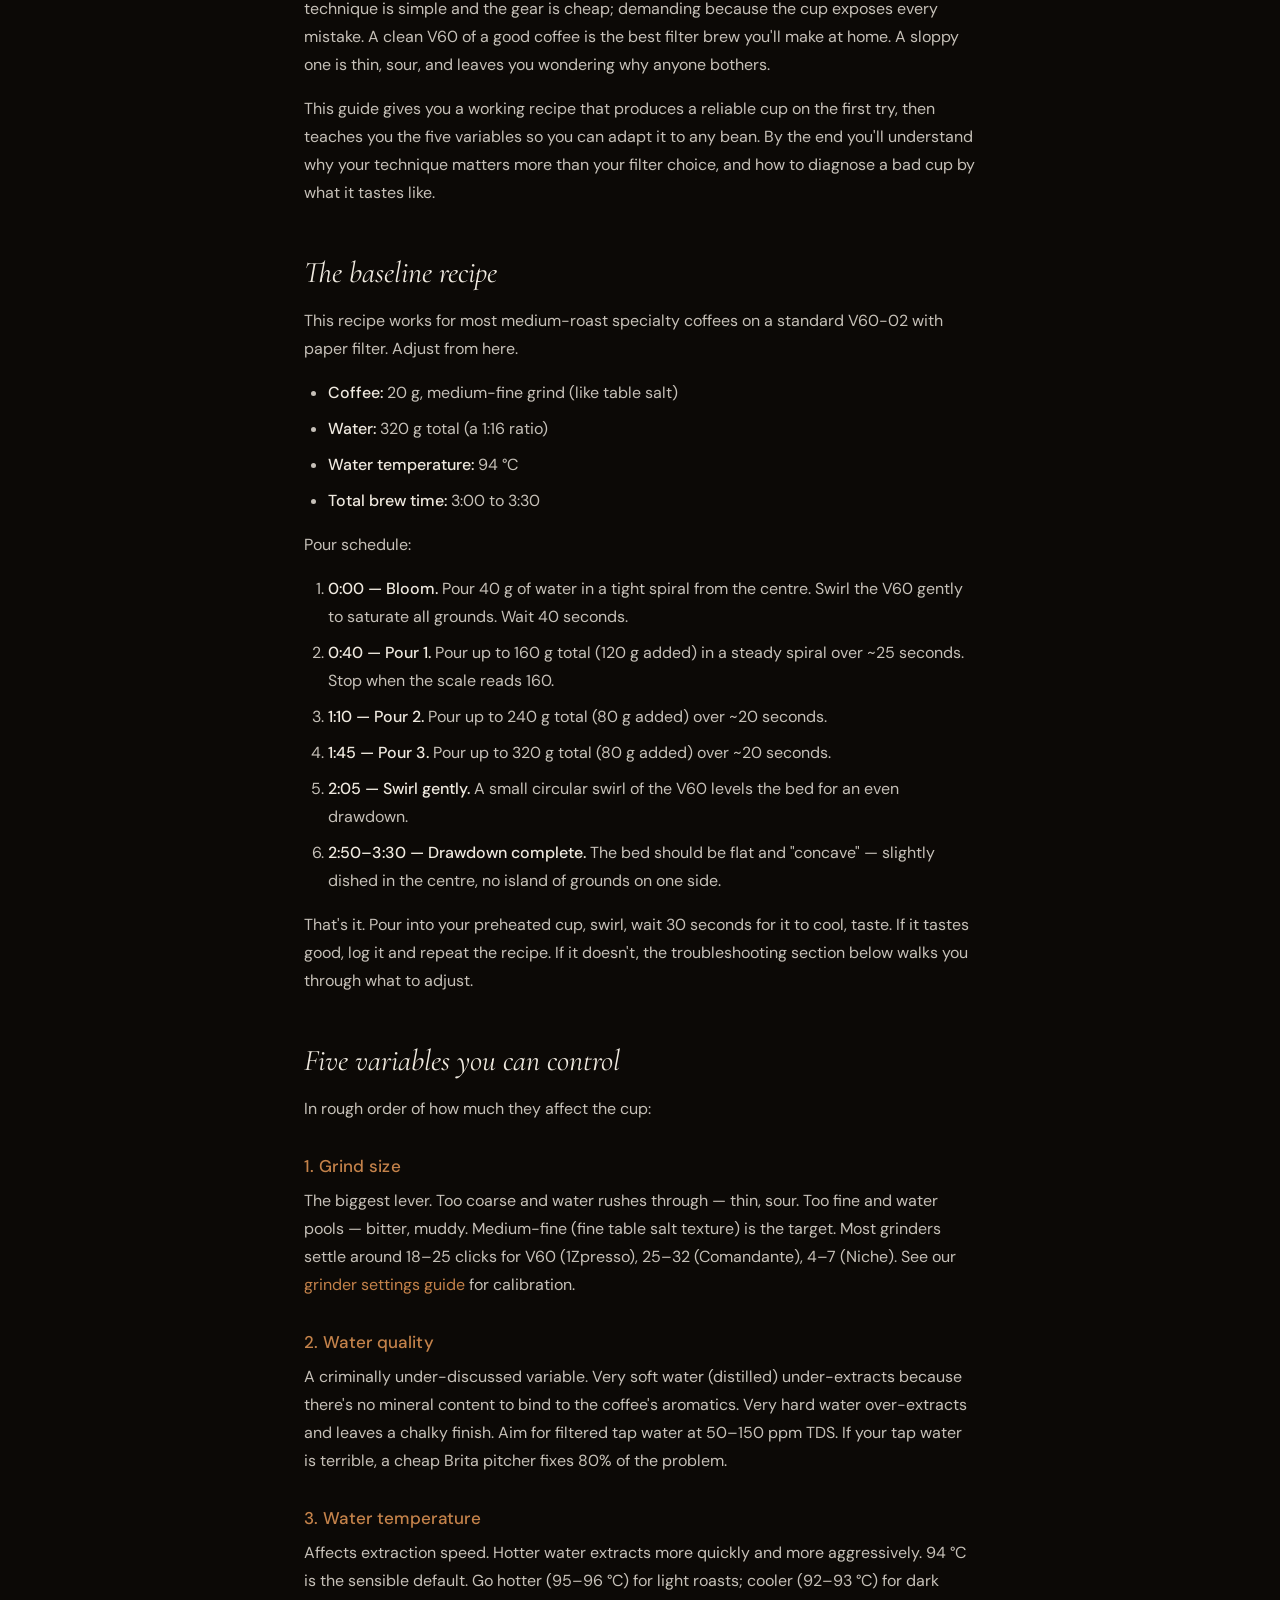
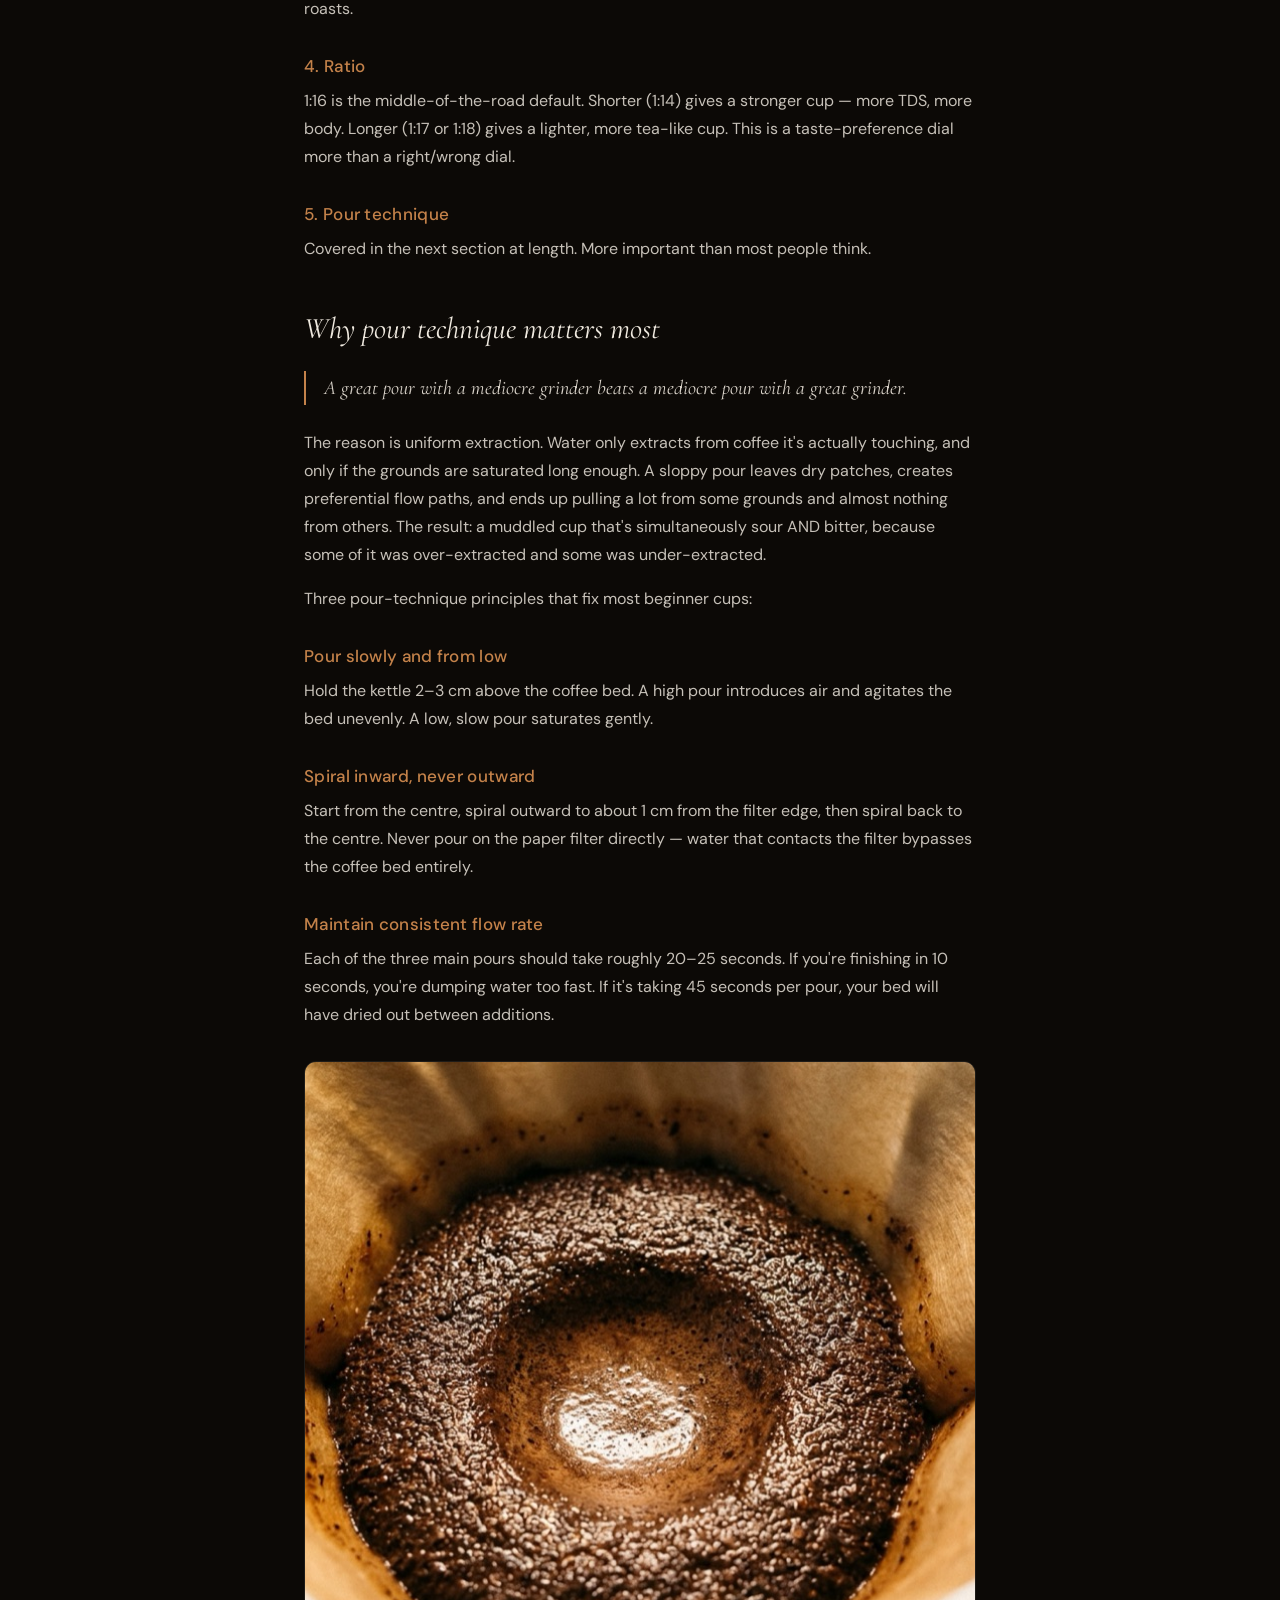
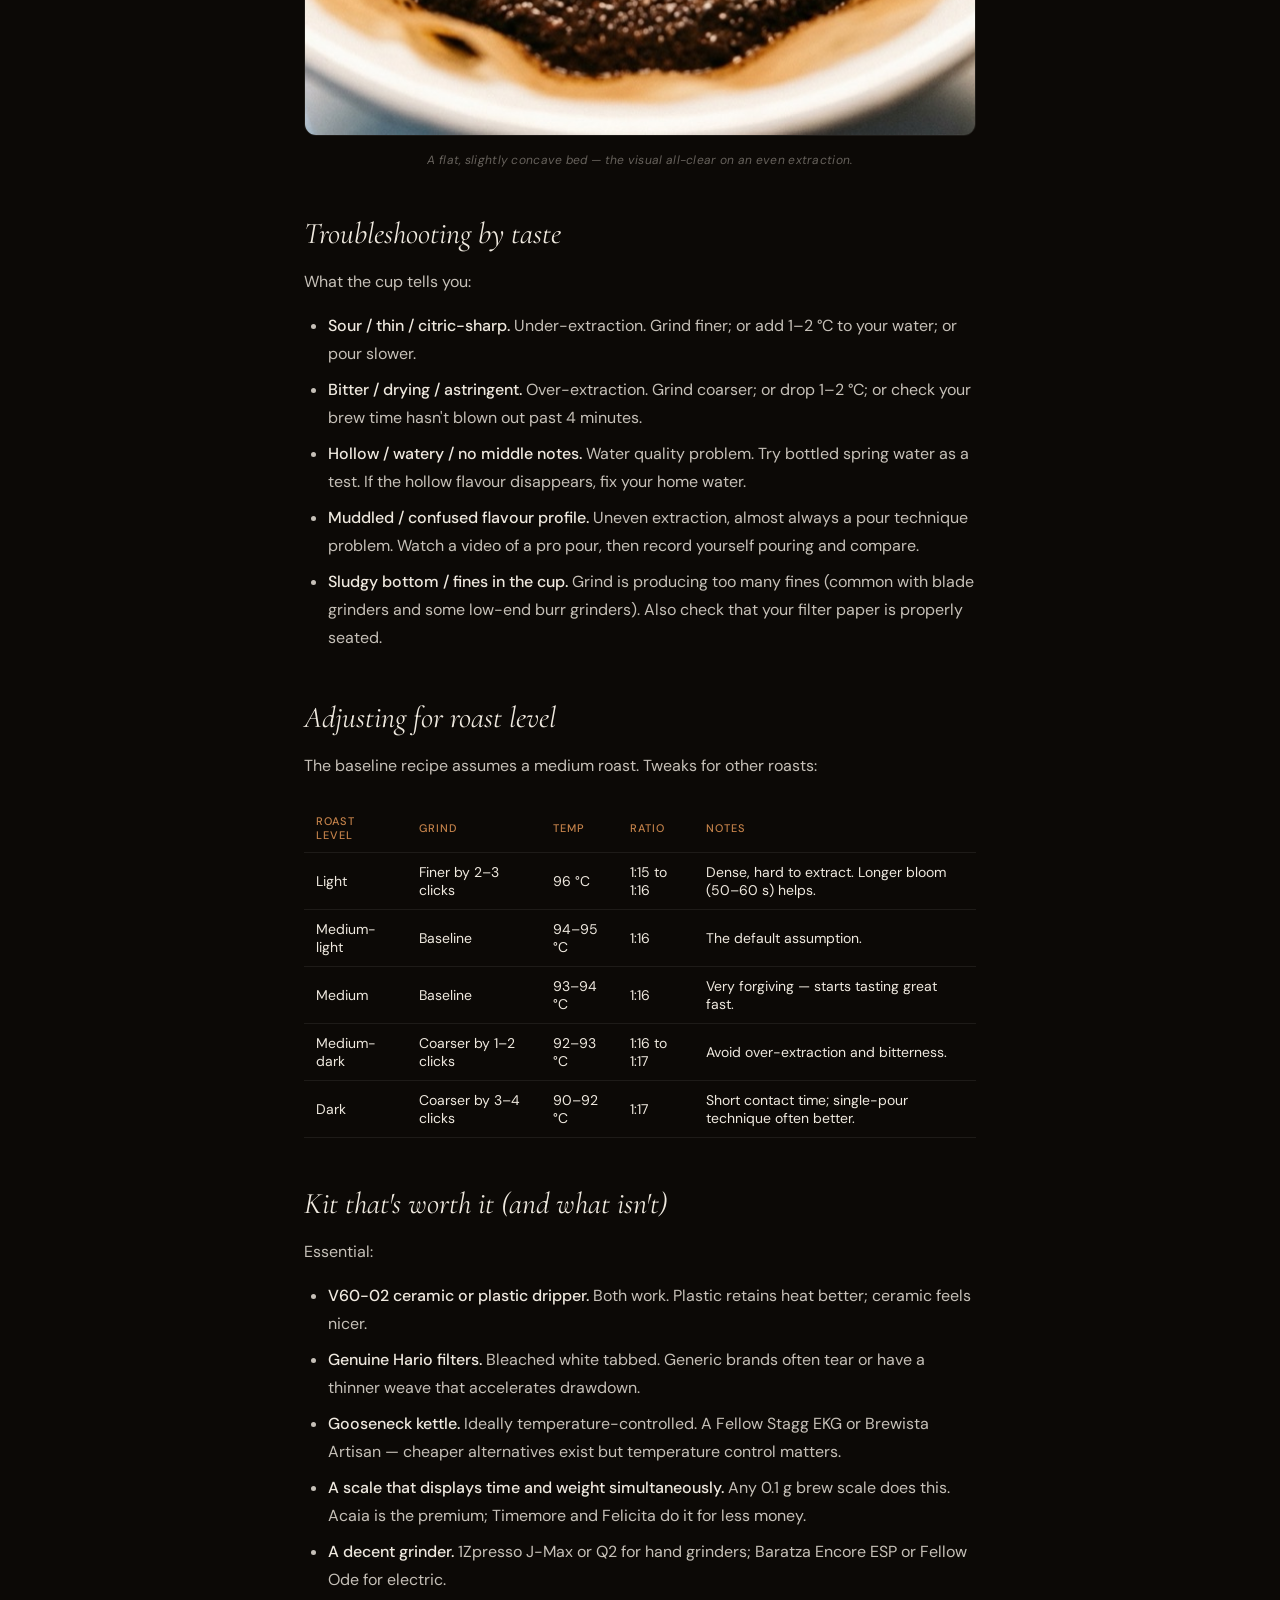
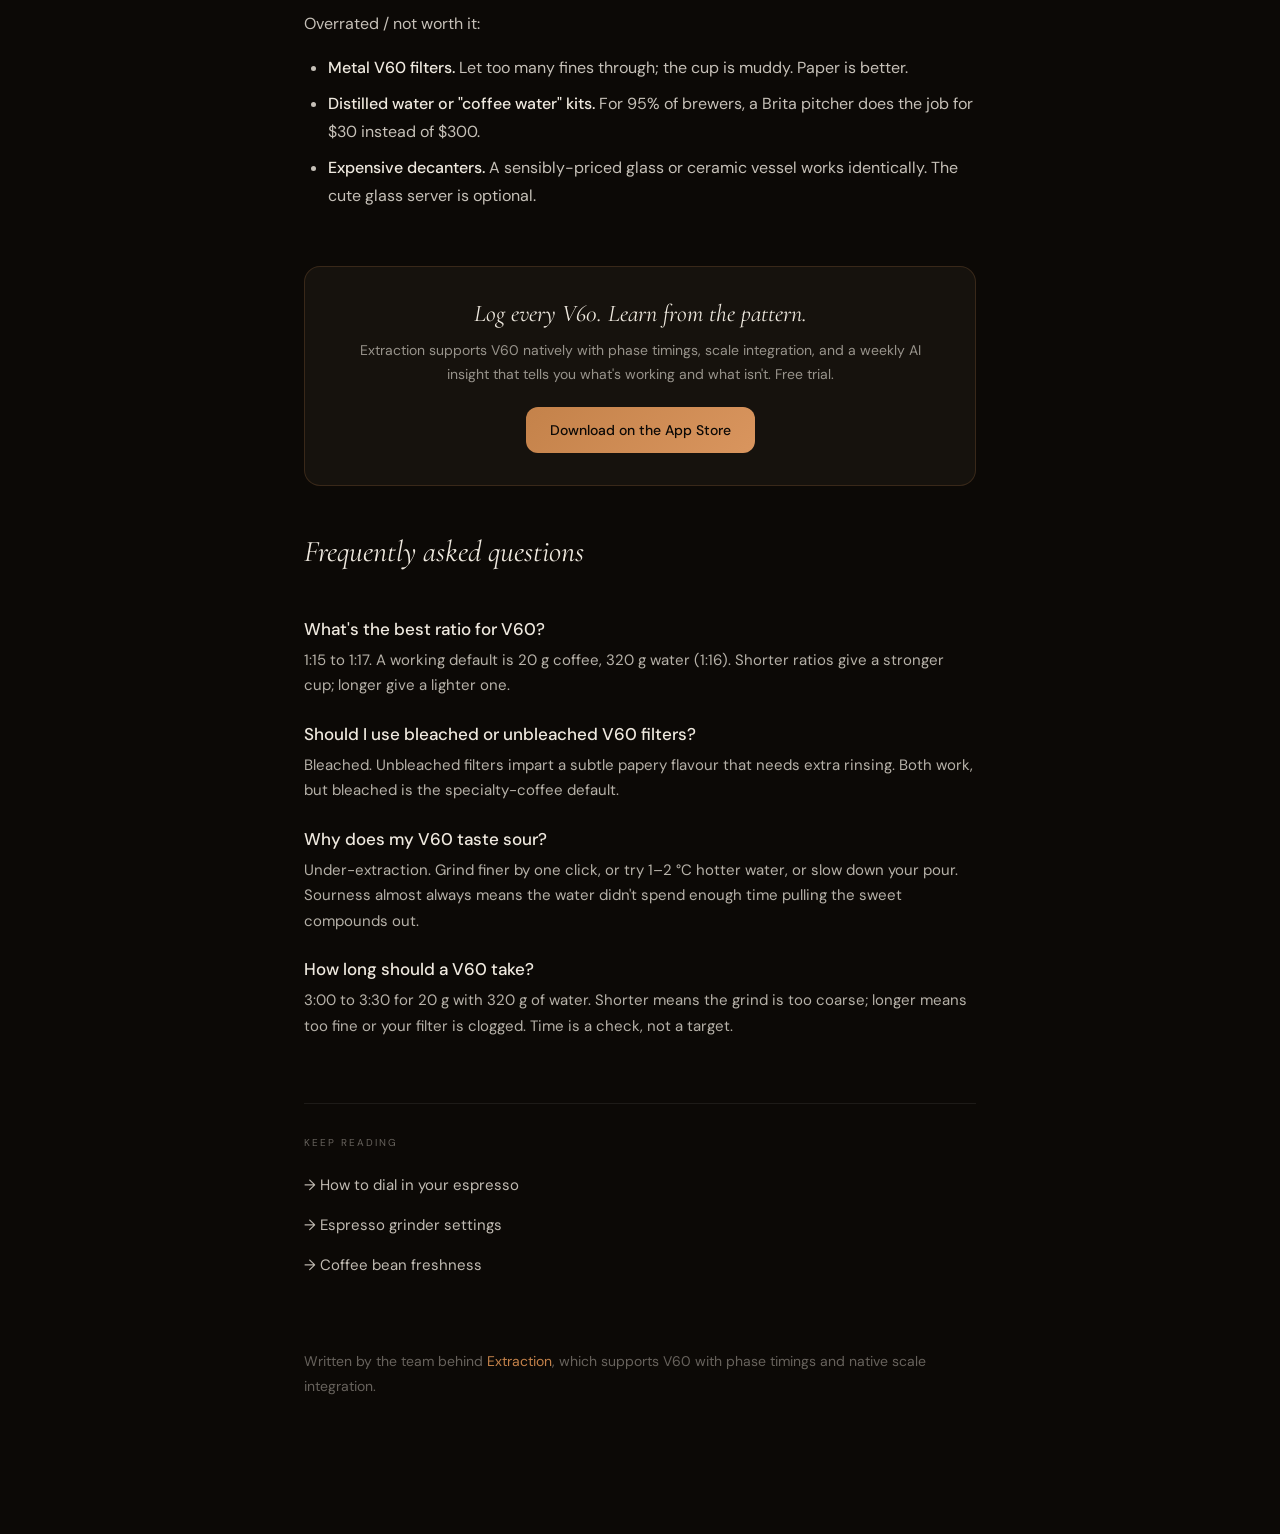
<file: blog/v60-brew-guide/index.html>
<!DOCTYPE html>
<html lang="en">
<head>
<meta charset="UTF-8">
<meta name="viewport" content="width=device-width, initial-scale=1.0">

<title>V60 Brew Guide: Ratios, Timing, and Variables That Matter</title>
<meta name="description" content="A working Hario V60 recipe for any roast level. The five variables to control, why your pour technique matters more than the paper, and how to troubleshoot by taste.">
<link rel="canonical" href="https://extrctn.com/blog/v60-brew-guide/">
<meta property="og:title" content="V60 Brew Guide: Ratios, Timing, and Variables That Matter">
<meta property="og:description" content="A working Hario V60 recipe for any roast level. The variables to control and how to read your pour.">
<meta property="og:url" content="https://extrctn.com/blog/v60-brew-guide/">
<meta property="og:type" content="article">
<meta property="og:image" content="https://extrctn.com/blog/v60-brew-guide/hero.jpg">
<meta property="og:image:width" content="1600">
<meta property="og:image:height" content="900">
<meta property="article:published_time" content="2026-04-22T00:00:00Z">

<link rel="preconnect" href="https://fonts.googleapis.com">
<link rel="preconnect" href="https://fonts.gstatic.com" crossorigin>
<link href="https://fonts.googleapis.com/css2?family=Cormorant+Garamond:ital,wght@0,300;0,400;0,500;1,300;1,400;1,500&family=DM+Sans:wght@300;400;500&family=JetBrains+Mono:wght@300;400&display=swap" rel="stylesheet">
<link rel="stylesheet" href="/blog/blog.css">

<script type="application/ld+json">
{
  "@context": "https://schema.org",
  "@type": "Article",
  "headline": "V60 Brew Guide: Ratios, Timing, and Variables That Matter",
  "description": "A working Hario V60 recipe and the five variables you can control. How to troubleshoot a pour-over by taste.",
  "image": "https://extrctn.com/blog/v60-brew-guide/hero.jpg",
  "author": { "@type": "Organization", "name": "Extraction" },
  "publisher": {
    "@type": "Organization",
    "name": "Extraction",
    "logo": { "@type": "ImageObject", "url": "https://extrctn.com/og-image.png" }
  },
  "datePublished": "2026-04-22",
  "dateModified": "2026-04-22",
  "mainEntityOfPage": "https://extrctn.com/blog/v60-brew-guide/"
}
</script>
<script type="application/ld+json">
{
  "@context": "https://schema.org",
  "@type": "FAQPage",
  "mainEntity": [
    {
      "@type": "Question",
      "name": "What's the best ratio for V60?",
      "acceptedAnswer": {
        "@type": "Answer",
        "text": "1:15 to 1:17 — 15-17g of water per gram of coffee. A standard V60 recipe is 20g coffee, 320g water for a single cup. Shorter ratios (1:14) give a stronger cup; longer (1:17) give a lighter, more tea-like result."
      }
    },
    {
      "@type": "Question",
      "name": "Should I use bleached or unbleached V60 filters?",
      "acceptedAnswer": {
        "@type": "Answer",
        "text": "Bleached (white) V60 filters taste cleaner. Unbleached (brown) filters impart a subtle papery note that needs extra rinsing to remove. Both work — bleached is the specialty-coffee default, unbleached is more environmentally marketed."
      }
    },
    {
      "@type": "Question",
      "name": "What water temperature should I use for V60?",
      "acceptedAnswer": {
        "@type": "Answer",
        "text": "92-96°C depending on roast level. Darker roasts prefer 92-94°C (cooler water extracts less bitterness). Lighter roasts prefer 94-96°C (hotter water extracts more from dense beans). A reliable gooseneck kettle with temperature control is a worthwhile investment."
      }
    }
  ]
}
</script>
</head>
<body>

<nav class="nav">
  <a href="/" class="nav-wordmark">Extrac<span>tion</span></a>
  <a href="https://apps.apple.com/us/app/extraction/id6761392610" class="nav-download" target="_blank" rel="noopener">Download</a>
</nav>

<article>
  <div class="breadcrumb"><a href="/blog/">Blog</a> · Recipe</div>
  <h1>V60 brew guide: ratios, timing, and the variables that matter.</h1>
  <div class="byline">April 2026 · 10 min read</div>

  <img class="hero-img" src="hero.jpg" alt="A Hario V60 cone dripper on a glass carafe, water pouring from a gooseneck kettle in a spiral, gentle steam rising." width="1600" height="900" fetchpriority="high">

  <div class="toc">
    <div class="toc-label">In this guide</div>
    <a href="#recipe">The baseline recipe</a>
    <a href="#variables">Five variables you can control</a>
    <a href="#pour">Why pour technique matters most</a>
    <a href="#troubleshoot">Troubleshooting by taste</a>
    <a href="#roasts">Adjusting for roast level</a>
    <a href="#kit">Kit that's worth it (and what isn't)</a>
    <a href="#faq">FAQ</a>
  </div>

  <p>The Hario V60 is the most forgiving demanding brewer we know. It's forgiving because the technique is simple and the gear is cheap; demanding because the cup exposes every mistake. A clean V60 of a good coffee is the best filter brew you'll make at home. A sloppy one is thin, sour, and leaves you wondering why anyone bothers.</p>

  <p>This guide gives you a working recipe that produces a reliable cup on the first try, then teaches you the five variables so you can adapt it to any bean. By the end you'll understand why your technique matters more than your filter choice, and how to diagnose a bad cup by what it tastes like.</p>

  <h2 id="recipe">The baseline recipe</h2>

  <p>This recipe works for most medium-roast specialty coffees on a standard V60-02 with paper filter. Adjust from here.</p>

  <ul>
    <li><strong>Coffee:</strong> 20 g, medium-fine grind (like table salt)</li>
    <li><strong>Water:</strong> 320 g total (a 1:16 ratio)</li>
    <li><strong>Water temperature:</strong> 94 °C</li>
    <li><strong>Total brew time:</strong> 3:00 to 3:30</li>
  </ul>

  <p>Pour schedule:</p>
  <ol>
    <li><strong>0:00 — Bloom.</strong> Pour 40 g of water in a tight spiral from the centre. Swirl the V60 gently to saturate all grounds. Wait 40 seconds.</li>
    <li><strong>0:40 — Pour 1.</strong> Pour up to 160 g total (120 g added) in a steady spiral over ~25 seconds. Stop when the scale reads 160.</li>
    <li><strong>1:10 — Pour 2.</strong> Pour up to 240 g total (80 g added) over ~20 seconds.</li>
    <li><strong>1:45 — Pour 3.</strong> Pour up to 320 g total (80 g added) over ~20 seconds.</li>
    <li><strong>2:05 — Swirl gently.</strong> A small circular swirl of the V60 levels the bed for an even drawdown.</li>
    <li><strong>2:50–3:30 — Drawdown complete.</strong> The bed should be flat and "concave" — slightly dished in the centre, no island of grounds on one side.</li>
  </ol>

  <p>That's it. Pour into your preheated cup, swirl, wait 30 seconds for it to cool, taste. If it tastes good, log it and repeat the recipe. If it doesn't, the troubleshooting section below walks you through what to adjust.</p>

  <h2 id="variables">Five variables you can control</h2>

  <p>In rough order of how much they affect the cup:</p>

  <h3>1. Grind size</h3>
  <p>The biggest lever. Too coarse and water rushes through — thin, sour. Too fine and water pools — bitter, muddy. Medium-fine (fine table salt texture) is the target. Most grinders settle around 18–25 clicks for V60 (1Zpresso), 25–32 (Comandante), 4–7 (Niche). See our <a href="/blog/espresso-grinder-settings/">grinder settings guide</a> for calibration.</p>

  <h3>2. Water quality</h3>
  <p>A criminally under-discussed variable. Very soft water (distilled) under-extracts because there's no mineral content to bind to the coffee's aromatics. Very hard water over-extracts and leaves a chalky finish. Aim for filtered tap water at 50–150 ppm TDS. If your tap water is terrible, a cheap Brita pitcher fixes 80% of the problem.</p>

  <h3>3. Water temperature</h3>
  <p>Affects extraction speed. Hotter water extracts more quickly and more aggressively. 94 °C is the sensible default. Go hotter (95–96 °C) for light roasts; cooler (92–93 °C) for dark roasts.</p>

  <h3>4. Ratio</h3>
  <p>1:16 is the middle-of-the-road default. Shorter (1:14) gives a stronger cup — more TDS, more body. Longer (1:17 or 1:18) gives a lighter, more tea-like cup. This is a taste-preference dial more than a right/wrong dial.</p>

  <h3>5. Pour technique</h3>
  <p>Covered in the next section at length. More important than most people think.</p>

  <h2 id="pour">Why pour technique matters most</h2>

  <blockquote>A great pour with a mediocre grinder beats a mediocre pour with a great grinder.</blockquote>

  <p>The reason is uniform extraction. Water only extracts from coffee it's actually touching, and only if the grounds are saturated long enough. A sloppy pour leaves dry patches, creates preferential flow paths, and ends up pulling a lot from some grounds and almost nothing from others. The result: a muddled cup that's simultaneously sour AND bitter, because some of it was over-extracted and some was under-extracted.</p>

  <p>Three pour-technique principles that fix most beginner cups:</p>

  <h3>Pour slowly and from low</h3>
  <p>Hold the kettle 2–3 cm above the coffee bed. A high pour introduces air and agitates the bed unevenly. A low, slow pour saturates gently.</p>

  <h3>Spiral inward, never outward</h3>
  <p>Start from the centre, spiral outward to about 1 cm from the filter edge, then spiral back to the centre. Never pour on the paper filter directly — water that contacts the filter bypasses the coffee bed entirely.</p>

  <h3>Maintain consistent flow rate</h3>
  <p>Each of the three main pours should take roughly 20–25 seconds. If you're finishing in 10 seconds, you're dumping water too fast. If it's taking 45 seconds per pour, your bed will have dried out between additions.</p>

    <figure>
    <img class="inline-img" src="inline-1.jpg" alt="Top-down view into a Hario V60 showing a flat concave coffee bed after drawdown." width="1200" height="675" loading="lazy">
    <figcaption class="img-caption">A flat, slightly concave bed — the visual all-clear on an even extraction.</figcaption>
  </figure>

  <h2 id="troubleshoot">Troubleshooting by taste</h2>

  <p>What the cup tells you:</p>

  <ul>
    <li><strong>Sour / thin / citric-sharp.</strong> Under-extraction. Grind finer; or add 1–2 °C to your water; or pour slower.</li>
    <li><strong>Bitter / drying / astringent.</strong> Over-extraction. Grind coarser; or drop 1–2 °C; or check your brew time hasn't blown out past 4 minutes.</li>
    <li><strong>Hollow / watery / no middle notes.</strong> Water quality problem. Try bottled spring water as a test. If the hollow flavour disappears, fix your home water.</li>
    <li><strong>Muddled / confused flavour profile.</strong> Uneven extraction, almost always a pour technique problem. Watch a video of a pro pour, then record yourself pouring and compare.</li>
    <li><strong>Sludgy bottom / fines in the cup.</strong> Grind is producing too many fines (common with blade grinders and some low-end burr grinders). Also check that your filter paper is properly seated.</li>
  </ul>

  <h2 id="roasts">Adjusting for roast level</h2>

  <p>The baseline recipe assumes a medium roast. Tweaks for other roasts:</p>

  <table>
    <thead>
      <tr><th>Roast level</th><th>Grind</th><th>Temp</th><th>Ratio</th><th>Notes</th></tr>
    </thead>
    <tbody>
      <tr><td>Light</td><td>Finer by 2–3 clicks</td><td>96 °C</td><td>1:15 to 1:16</td><td>Dense, hard to extract. Longer bloom (50–60 s) helps.</td></tr>
      <tr><td>Medium-light</td><td>Baseline</td><td>94–95 °C</td><td>1:16</td><td>The default assumption.</td></tr>
      <tr><td>Medium</td><td>Baseline</td><td>93–94 °C</td><td>1:16</td><td>Very forgiving — starts tasting great fast.</td></tr>
      <tr><td>Medium-dark</td><td>Coarser by 1–2 clicks</td><td>92–93 °C</td><td>1:16 to 1:17</td><td>Avoid over-extraction and bitterness.</td></tr>
      <tr><td>Dark</td><td>Coarser by 3–4 clicks</td><td>90–92 °C</td><td>1:17</td><td>Short contact time; single-pour technique often better.</td></tr>
    </tbody>
  </table>

  <h2 id="kit">Kit that's worth it (and what isn't)</h2>

  <p>Essential:</p>
  <ul>
    <li><strong>V60-02 ceramic or plastic dripper.</strong> Both work. Plastic retains heat better; ceramic feels nicer.</li>
    <li><strong>Genuine Hario filters.</strong> Bleached white tabbed. Generic brands often tear or have a thinner weave that accelerates drawdown.</li>
    <li><strong>Gooseneck kettle.</strong> Ideally temperature-controlled. A Fellow Stagg EKG or Brewista Artisan — cheaper alternatives exist but temperature control matters.</li>
    <li><strong>A scale that displays time and weight simultaneously.</strong> Any 0.1 g brew scale does this. Acaia is the premium; Timemore and Felicita do it for less money.</li>
    <li><strong>A decent grinder.</strong> 1Zpresso J-Max or Q2 for hand grinders; Baratza Encore ESP or Fellow Ode for electric.</li>
  </ul>

  <p>Overrated / not worth it:</p>
  <ul>
    <li><strong>Metal V60 filters.</strong> Let too many fines through; the cup is muddy. Paper is better.</li>
    <li><strong>Distilled water or "coffee water" kits.</strong> For 95% of brewers, a Brita pitcher does the job for $30 instead of $300.</li>
    <li><strong>Expensive decanters.</strong> A sensibly-priced glass or ceramic vessel works identically. The cute glass server is optional.</li>
  </ul>

  <div class="cta">
    <h3>Log every V60. Learn from the pattern.</h3>
    <p>Extraction supports V60 natively with phase timings, scale integration, and a weekly AI insight that tells you what's working and what isn't. Free trial.</p>
    <a class="cta-btn" href="https://apps.apple.com/us/app/extraction/id6761392610" target="_blank" rel="noopener">Download on the App Store</a>
  </div>

  <h2 id="faq">Frequently asked questions</h2>

  <div class="faq">
    <div class="faq-q">What's the best ratio for V60?</div>
    <p class="faq-a">1:15 to 1:17. A working default is 20 g coffee, 320 g water (1:16). Shorter ratios give a stronger cup; longer give a lighter one.</p>

    <div class="faq-q">Should I use bleached or unbleached V60 filters?</div>
    <p class="faq-a">Bleached. Unbleached filters impart a subtle papery flavour that needs extra rinsing. Both work, but bleached is the specialty-coffee default.</p>

    <div class="faq-q">Why does my V60 taste sour?</div>
    <p class="faq-a">Under-extraction. Grind finer by one click, or try 1–2 °C hotter water, or slow down your pour. Sourness almost always means the water didn't spend enough time pulling the sweet compounds out.</p>

    <div class="faq-q">How long should a V60 take?</div>
    <p class="faq-a">3:00 to 3:30 for 20 g with 320 g of water. Shorter means the grind is too coarse; longer means too fine or your filter is clogged. Time is a check, not a target.</p>
  </div>

  <div class="related">
    <div class="related-label">Keep reading</div>
    <a href="/blog/how-to-dial-in-espresso/">→ How to dial in your espresso</a>
    <a href="/blog/espresso-grinder-settings/">→ Espresso grinder settings</a>
    <a href="/blog/coffee-bean-freshness/">→ Coffee bean freshness</a>
  </div>

  <p class="article-footer">Written by the team behind <a href="/">Extraction</a>, which supports V60 with phase timings and native scale integration.</p>
</article>

</body>
</html>
</file>
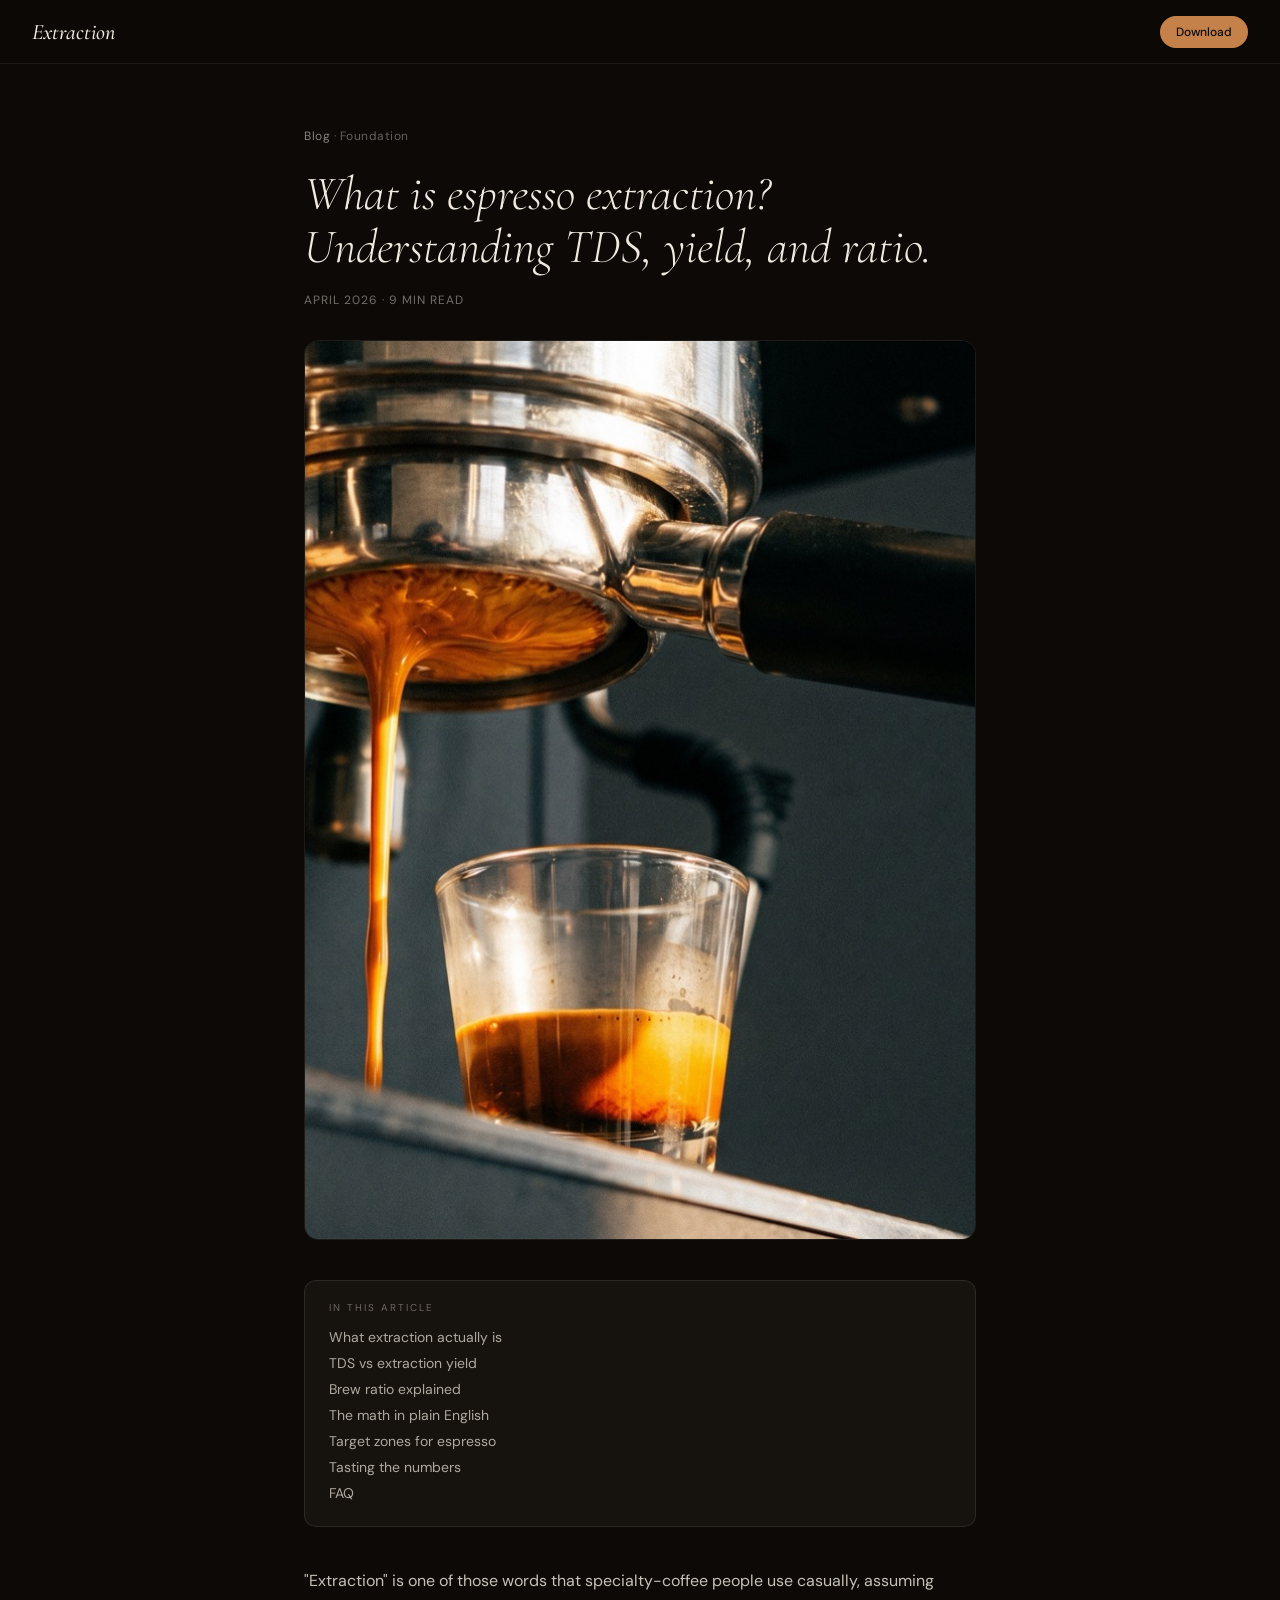
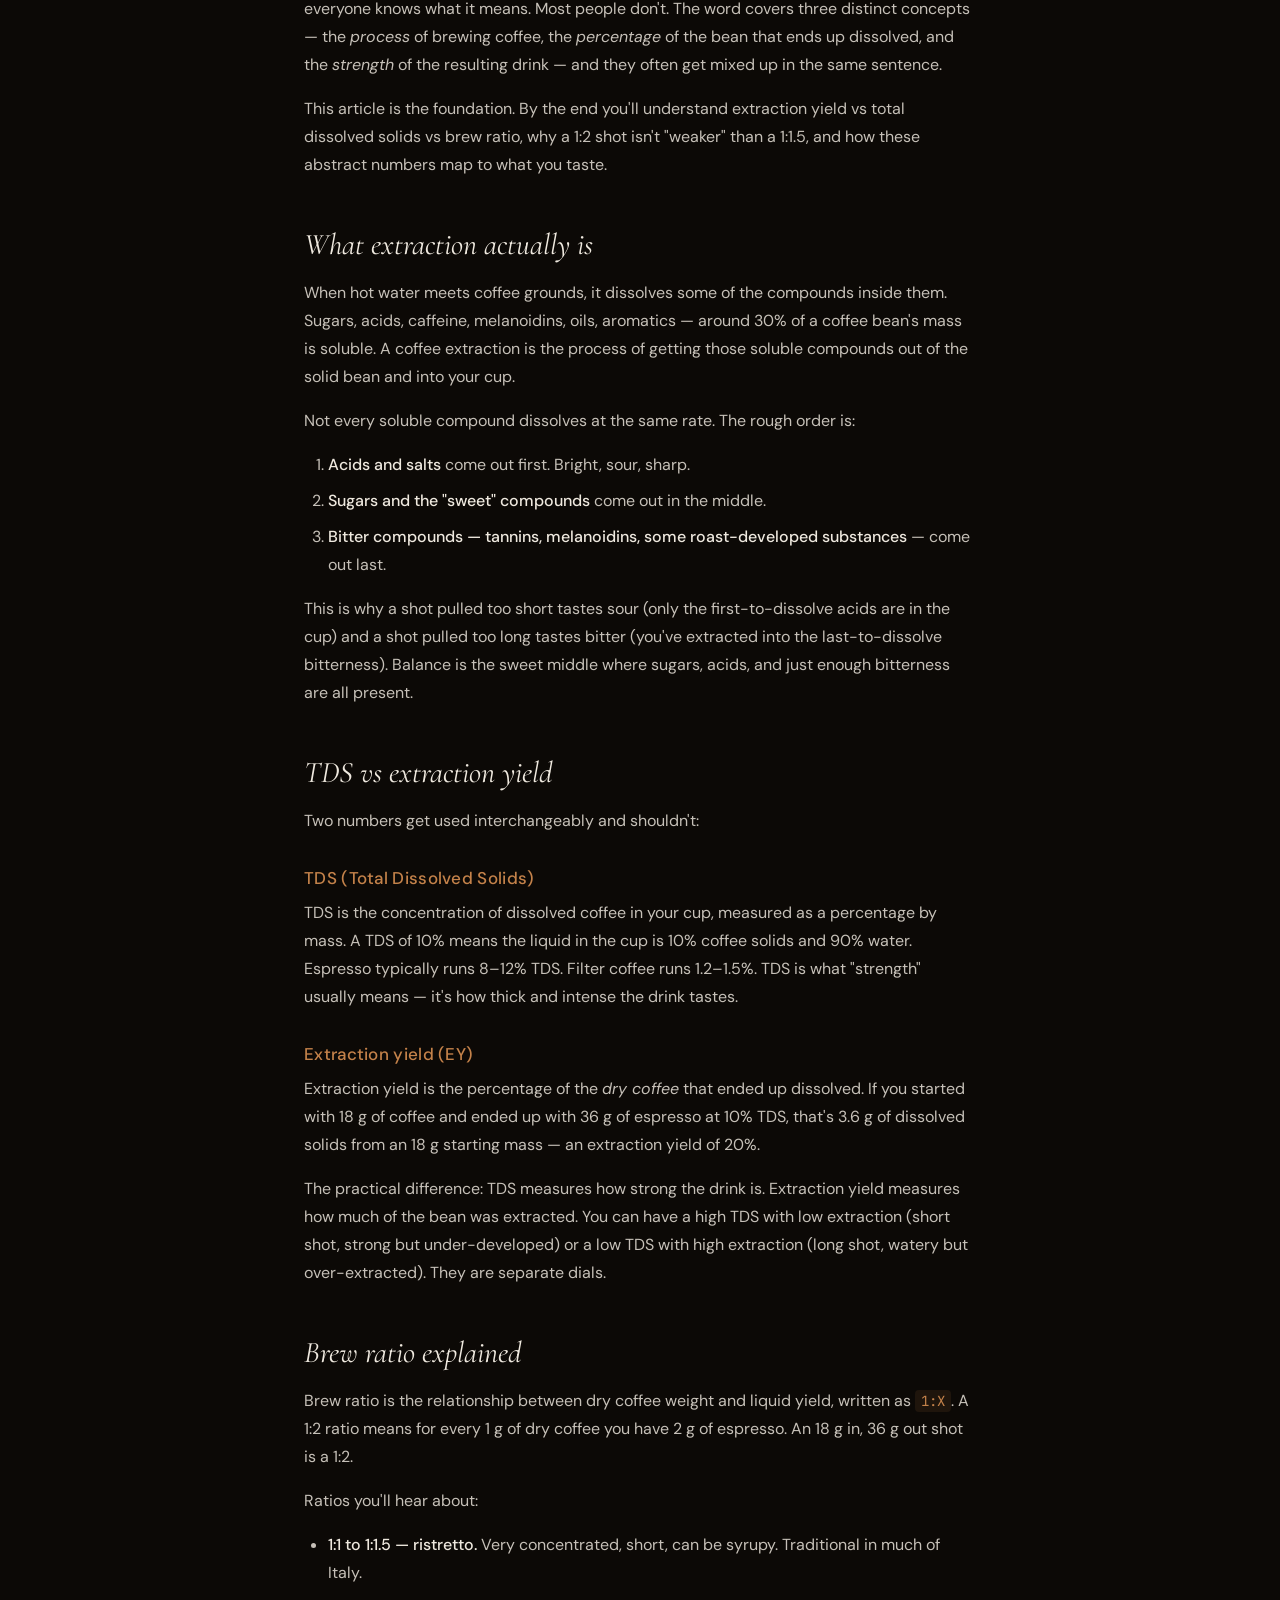
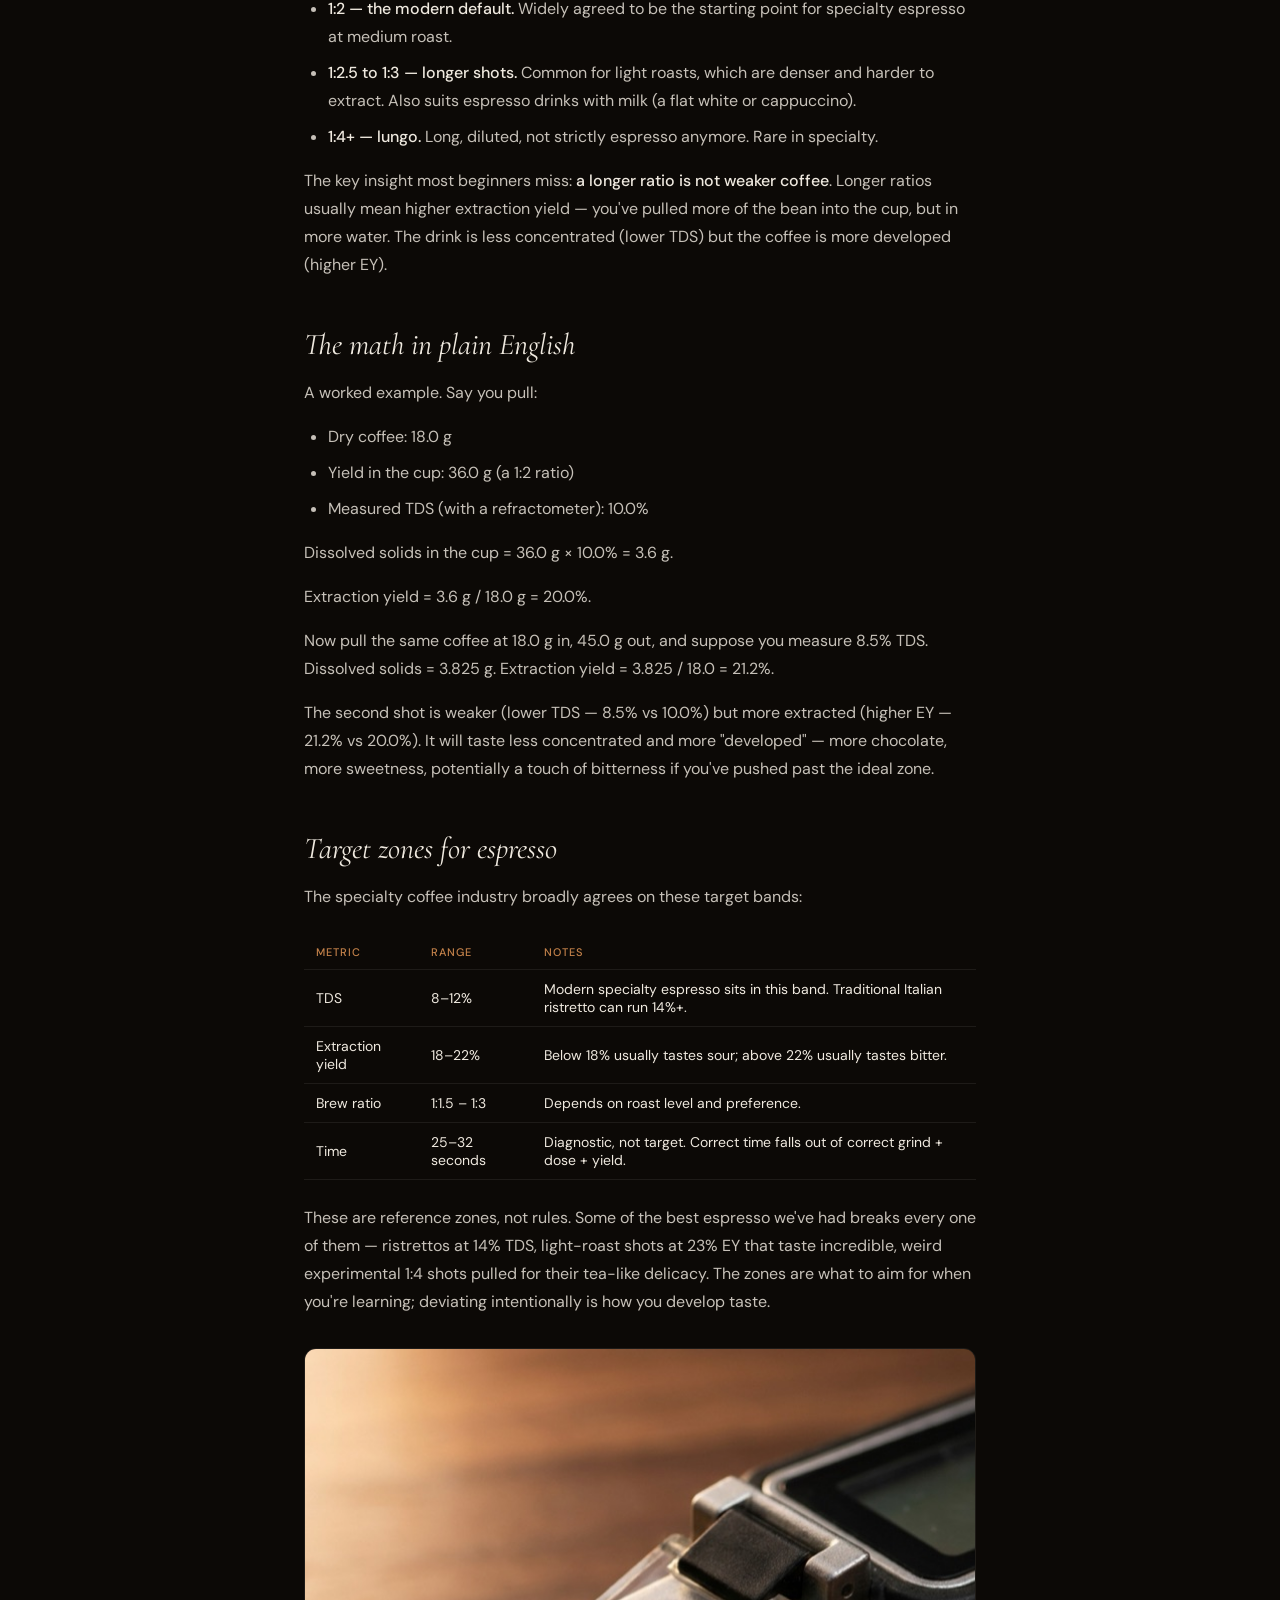
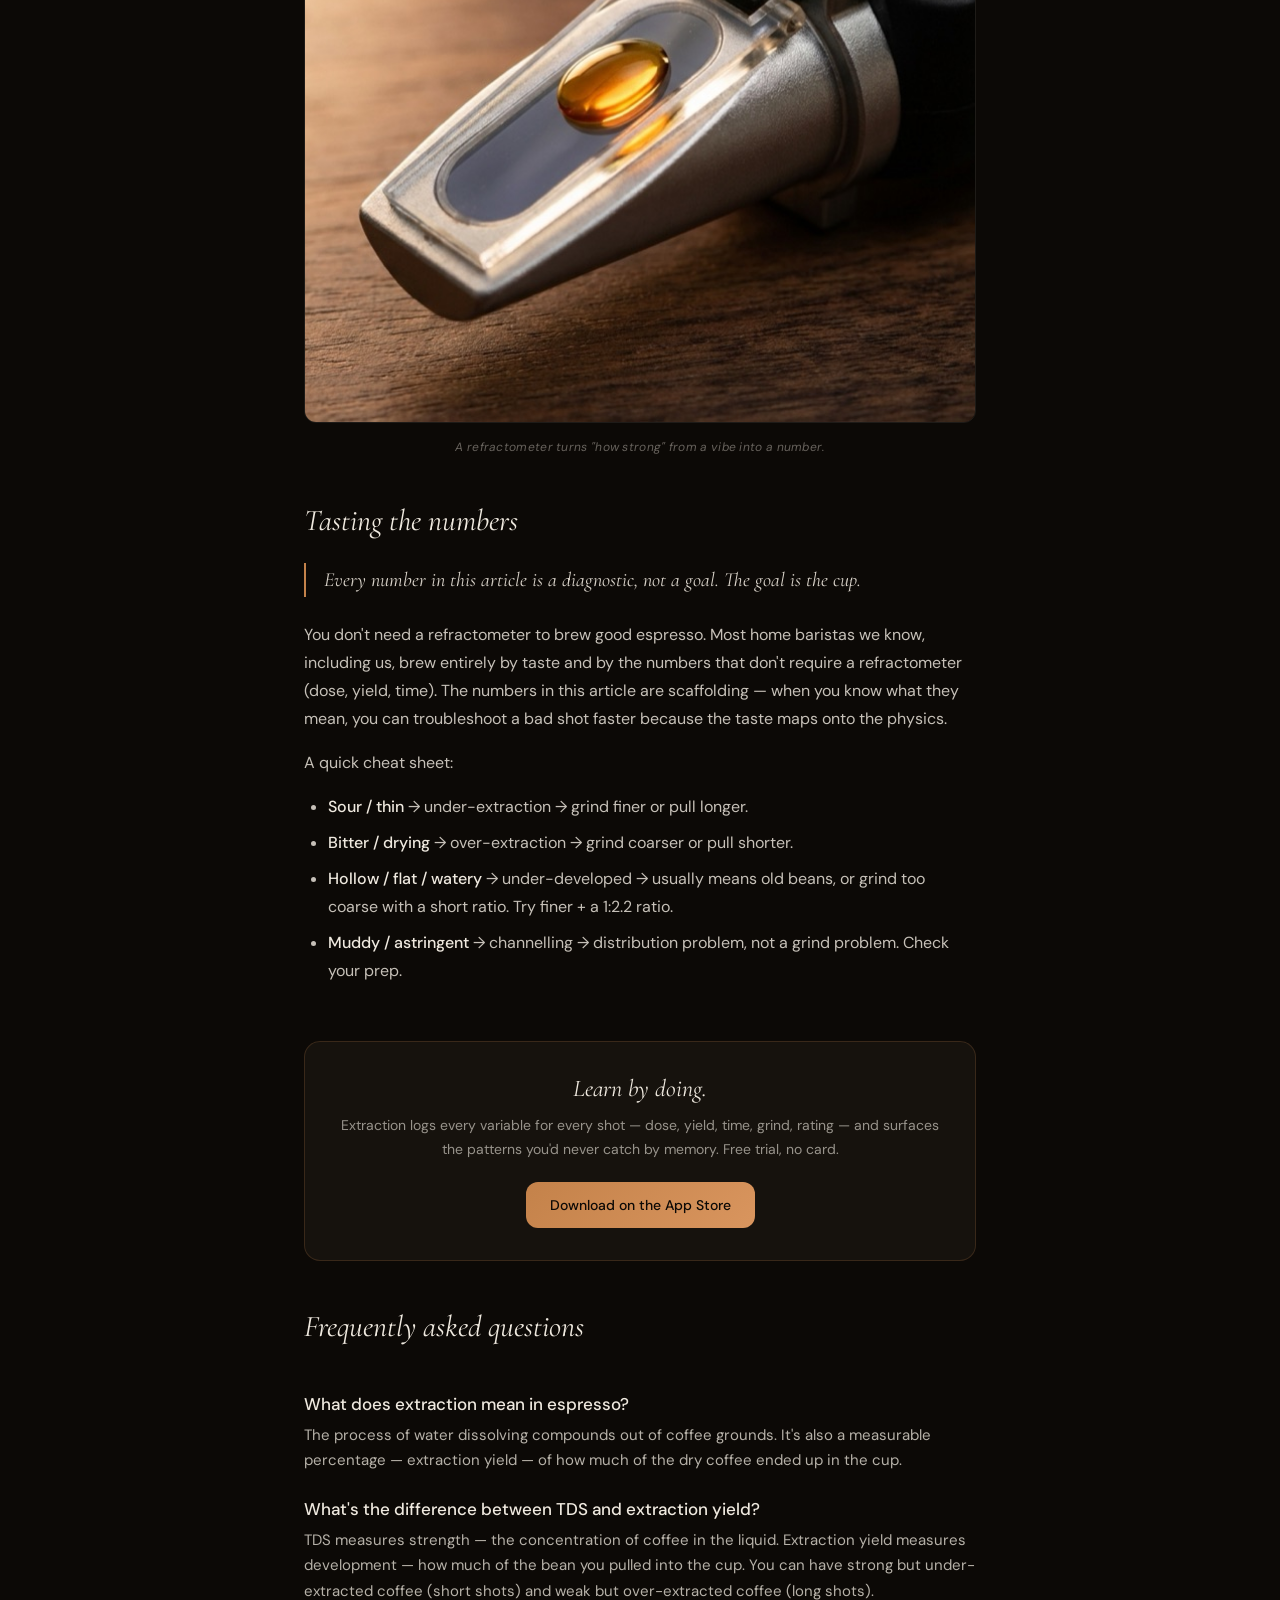
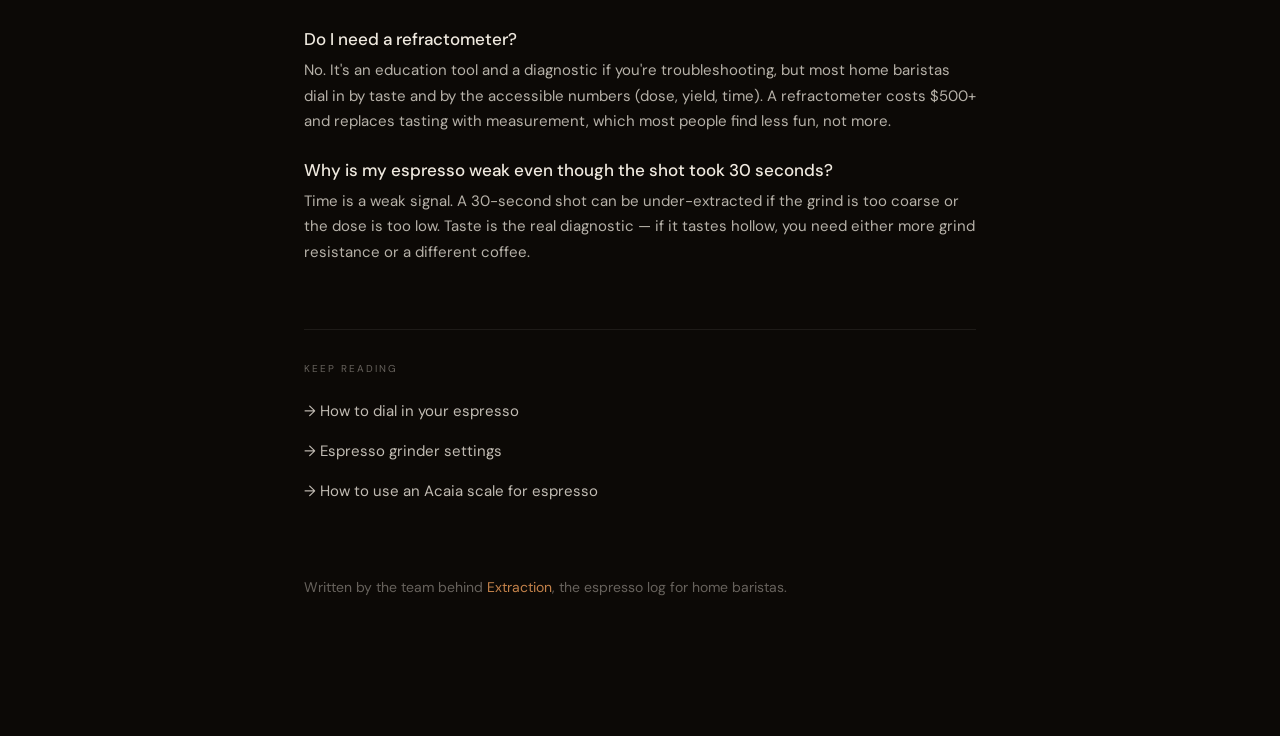
<file: blog/what-is-espresso-extraction/index.html>
<!DOCTYPE html>
<html lang="en">
<head>
<meta charset="UTF-8">
<meta name="viewport" content="width=device-width, initial-scale=1.0">

<title>What Is Espresso Extraction? Understanding TDS, Yield & Ratio</title>
<meta name="description" content="The physics behind the shot. What extraction yield actually means, how TDS and brew ratio relate, and how to use the numbers to taste better coffee.">
<link rel="canonical" href="https://extrctn.com/blog/what-is-espresso-extraction/">
<meta property="og:title" content="What Is Espresso Extraction? Understanding TDS, Yield & Ratio">
<meta property="og:description" content="Why longer isn't always stronger. The physics behind the shot — and how to taste the numbers.">
<meta property="og:url" content="https://extrctn.com/blog/what-is-espresso-extraction/">
<meta property="og:type" content="article">
<meta property="og:image" content="https://extrctn.com/blog/what-is-espresso-extraction/hero.jpg">
<meta property="og:image:width" content="1600">
<meta property="og:image:height" content="900">
<meta property="article:published_time" content="2026-04-22T00:00:00Z">

<link rel="preconnect" href="https://fonts.googleapis.com">
<link rel="preconnect" href="https://fonts.gstatic.com" crossorigin>
<link href="https://fonts.googleapis.com/css2?family=Cormorant+Garamond:ital,wght@0,300;0,400;0,500;1,300;1,400;1,500&family=DM+Sans:wght@300;400;500&family=JetBrains+Mono:wght@300;400&display=swap" rel="stylesheet">
<link rel="stylesheet" href="/blog/blog.css">

<script type="application/ld+json">
{
  "@context": "https://schema.org",
  "@type": "Article",
  "headline": "What Is Espresso Extraction? Understanding TDS, Yield & Ratio",
  "description": "The physics behind the shot. TDS, extraction yield, brew ratio explained.",
  "image": "https://extrctn.com/blog/what-is-espresso-extraction/hero.jpg",
  "author": { "@type": "Organization", "name": "Extraction" },
  "publisher": {
    "@type": "Organization",
    "name": "Extraction",
    "logo": { "@type": "ImageObject", "url": "https://extrctn.com/og-image.png" }
  },
  "datePublished": "2026-04-22",
  "dateModified": "2026-04-22",
  "mainEntityOfPage": "https://extrctn.com/blog/what-is-espresso-extraction/"
}
</script>
<script type="application/ld+json">
{
  "@context": "https://schema.org",
  "@type": "FAQPage",
  "mainEntity": [
    {
      "@type": "Question",
      "name": "What does 'extraction' mean in espresso?",
      "acceptedAnswer": {
        "@type": "Answer",
        "text": "Extraction is the process of water dissolving soluble compounds out of coffee grounds. It's measured as a percentage — the mass of dissolved coffee solids in the cup divided by the mass of dry coffee used. Specialty espresso typically lands at 18-22% extraction yield."
      }
    },
    {
      "@type": "Question",
      "name": "What's the difference between TDS and extraction yield?",
      "acceptedAnswer": {
        "@type": "Answer",
        "text": "TDS (Total Dissolved Solids) is the concentration of coffee in the cup, usually 8-12% for espresso. Extraction yield is the percentage of the dry coffee that ended up dissolved. TDS measures how strong the drink is; yield measures how much of the bean was extracted."
      }
    },
    {
      "@type": "Question",
      "name": "What's the ideal brew ratio for espresso?",
      "acceptedAnswer": {
        "@type": "Answer",
        "text": "1:2 (by weight) is the modern default — 18g of dry coffee yielding 36g of espresso. Shorter ratios (1:1.5) give ristretto, longer (1:2.5 or 1:3) give lungo. Lighter roasts often taste better at 1:2.5; darker roasts sit closer to 1:2 or 1:1.8."
      }
    }
  ]
}
</script>
</head>
<body>

<nav class="nav">
  <a href="/" class="nav-wordmark">Extrac<span>tion</span></a>
  <a href="https://apps.apple.com/us/app/extraction/id6761392610" class="nav-download" target="_blank" rel="noopener">Download</a>
</nav>

<article>
  <div class="breadcrumb"><a href="/blog/">Blog</a> · Foundation</div>
  <h1>What is espresso extraction? Understanding TDS, yield, and ratio.</h1>
  <div class="byline">April 2026 · 9 min read</div>

  <img class="hero-img" src="hero.jpg" alt="A bottomless naked portafilter showing a thick amber espresso stream flowing into a small glass cup below." width="1600" height="900" fetchpriority="high">

  <div class="toc">
    <div class="toc-label">In this article</div>
    <a href="#what">What extraction actually is</a>
    <a href="#tds">TDS vs extraction yield</a>
    <a href="#ratio">Brew ratio explained</a>
    <a href="#math">The math in plain English</a>
    <a href="#target">Target zones for espresso</a>
    <a href="#taste">Tasting the numbers</a>
    <a href="#faq">FAQ</a>
  </div>

  <p>"Extraction" is one of those words that specialty-coffee people use casually, assuming everyone knows what it means. Most people don't. The word covers three distinct concepts — the <em>process</em> of brewing coffee, the <em>percentage</em> of the bean that ends up dissolved, and the <em>strength</em> of the resulting drink — and they often get mixed up in the same sentence.</p>

  <p>This article is the foundation. By the end you'll understand extraction yield vs total dissolved solids vs brew ratio, why a 1:2 shot isn't "weaker" than a 1:1.5, and how these abstract numbers map to what you taste.</p>

  <h2 id="what">What extraction actually is</h2>

  <p>When hot water meets coffee grounds, it dissolves some of the compounds inside them. Sugars, acids, caffeine, melanoidins, oils, aromatics — around 30% of a coffee bean's mass is soluble. A coffee extraction is the process of getting those soluble compounds out of the solid bean and into your cup.</p>

  <p>Not every soluble compound dissolves at the same rate. The rough order is:</p>
  <ol>
    <li><strong>Acids and salts</strong> come out first. Bright, sour, sharp.</li>
    <li><strong>Sugars and the "sweet" compounds</strong> come out in the middle.</li>
    <li><strong>Bitter compounds — tannins, melanoidins, some roast-developed substances</strong> — come out last.</li>
  </ol>

  <p>This is why a shot pulled too short tastes sour (only the first-to-dissolve acids are in the cup) and a shot pulled too long tastes bitter (you've extracted into the last-to-dissolve bitterness). Balance is the sweet middle where sugars, acids, and just enough bitterness are all present.</p>

  <h2 id="tds">TDS vs extraction yield</h2>

  <p>Two numbers get used interchangeably and shouldn't:</p>

  <h3>TDS (Total Dissolved Solids)</h3>
  <p>TDS is the concentration of dissolved coffee in your cup, measured as a percentage by mass. A TDS of 10% means the liquid in the cup is 10% coffee solids and 90% water. Espresso typically runs 8–12% TDS. Filter coffee runs 1.2–1.5%. TDS is what "strength" usually means — it's how thick and intense the drink tastes.</p>

  <h3>Extraction yield (EY)</h3>
  <p>Extraction yield is the percentage of the <em>dry coffee</em> that ended up dissolved. If you started with 18 g of coffee and ended up with 36 g of espresso at 10% TDS, that's 3.6 g of dissolved solids from an 18 g starting mass — an extraction yield of 20%.</p>

  <p>The practical difference: TDS measures how strong the drink is. Extraction yield measures how much of the bean was extracted. You can have a high TDS with low extraction (short shot, strong but under-developed) or a low TDS with high extraction (long shot, watery but over-extracted). They are separate dials.</p>

  <h2 id="ratio">Brew ratio explained</h2>

  <p>Brew ratio is the relationship between dry coffee weight and liquid yield, written as <code>1:X</code>. A 1:2 ratio means for every 1 g of dry coffee you have 2 g of espresso. An 18 g in, 36 g out shot is a 1:2.</p>

  <p>Ratios you'll hear about:</p>
  <ul>
    <li><strong>1:1 to 1:1.5 — ristretto.</strong> Very concentrated, short, can be syrupy. Traditional in much of Italy.</li>
    <li><strong>1:2 — the modern default.</strong> Widely agreed to be the starting point for specialty espresso at medium roast.</li>
    <li><strong>1:2.5 to 1:3 — longer shots.</strong> Common for light roasts, which are denser and harder to extract. Also suits espresso drinks with milk (a flat white or cappuccino).</li>
    <li><strong>1:4+ — lungo.</strong> Long, diluted, not strictly espresso anymore. Rare in specialty.</li>
  </ul>

  <p>The key insight most beginners miss: <strong>a longer ratio is not weaker coffee</strong>. Longer ratios usually mean higher extraction yield — you've pulled more of the bean into the cup, but in more water. The drink is less concentrated (lower TDS) but the coffee is more developed (higher EY).</p>

  <h2 id="math">The math in plain English</h2>

  <p>A worked example. Say you pull:</p>
  <ul>
    <li>Dry coffee: 18.0 g</li>
    <li>Yield in the cup: 36.0 g (a 1:2 ratio)</li>
    <li>Measured TDS (with a refractometer): 10.0%</li>
  </ul>

  <p>Dissolved solids in the cup = 36.0 g × 10.0% = 3.6 g.</p>
  <p>Extraction yield = 3.6 g / 18.0 g = 20.0%.</p>

  <p>Now pull the same coffee at 18.0 g in, 45.0 g out, and suppose you measure 8.5% TDS. Dissolved solids = 3.825 g. Extraction yield = 3.825 / 18.0 = 21.2%.</p>

  <p>The second shot is weaker (lower TDS — 8.5% vs 10.0%) but more extracted (higher EY — 21.2% vs 20.0%). It will taste less concentrated and more "developed" — more chocolate, more sweetness, potentially a touch of bitterness if you've pushed past the ideal zone.</p>

  <h2 id="target">Target zones for espresso</h2>

  <p>The specialty coffee industry broadly agrees on these target bands:</p>

  <table>
    <thead>
      <tr><th>Metric</th><th>Range</th><th>Notes</th></tr>
    </thead>
    <tbody>
      <tr><td>TDS</td><td>8–12%</td><td>Modern specialty espresso sits in this band. Traditional Italian ristretto can run 14%+.</td></tr>
      <tr><td>Extraction yield</td><td>18–22%</td><td>Below 18% usually tastes sour; above 22% usually tastes bitter.</td></tr>
      <tr><td>Brew ratio</td><td>1:1.5 – 1:3</td><td>Depends on roast level and preference.</td></tr>
      <tr><td>Time</td><td>25–32 seconds</td><td>Diagnostic, not target. Correct time falls out of correct grind + dose + yield.</td></tr>
    </tbody>
  </table>

  <p>These are reference zones, not rules. Some of the best espresso we've had breaks every one of them — ristrettos at 14% TDS, light-roast shots at 23% EY that taste incredible, weird experimental 1:4 shots pulled for their tea-like delicacy. The zones are what to aim for when you're learning; deviating intentionally is how you develop taste.</p>

    <figure>
    <img class="inline-img" src="inline-1.jpg" alt="A digital TDS refractometer with a droplet of amber espresso on its prism window." width="1200" height="675" loading="lazy">
    <figcaption class="img-caption">A refractometer turns "how strong" from a vibe into a number.</figcaption>
  </figure>

  <h2 id="taste">Tasting the numbers</h2>

  <blockquote>Every number in this article is a diagnostic, not a goal. The goal is the cup.</blockquote>

  <p>You don't need a refractometer to brew good espresso. Most home baristas we know, including us, brew entirely by taste and by the numbers that don't require a refractometer (dose, yield, time). The numbers in this article are scaffolding — when you know what they mean, you can troubleshoot a bad shot faster because the taste maps onto the physics.</p>

  <p>A quick cheat sheet:</p>
  <ul>
    <li><strong>Sour / thin</strong> → under-extraction → grind finer or pull longer.</li>
    <li><strong>Bitter / drying</strong> → over-extraction → grind coarser or pull shorter.</li>
    <li><strong>Hollow / flat / watery</strong> → under-developed → usually means old beans, or grind too coarse with a short ratio. Try finer + a 1:2.2 ratio.</li>
    <li><strong>Muddy / astringent</strong> → channelling → distribution problem, not a grind problem. Check your prep.</li>
  </ul>

  <div class="cta">
    <h3>Learn by doing.</h3>
    <p>Extraction logs every variable for every shot — dose, yield, time, grind, rating — and surfaces the patterns you'd never catch by memory. Free trial, no card.</p>
    <a class="cta-btn" href="https://apps.apple.com/us/app/extraction/id6761392610" target="_blank" rel="noopener">Download on the App Store</a>
  </div>

  <h2 id="faq">Frequently asked questions</h2>

  <div class="faq">
    <div class="faq-q">What does extraction mean in espresso?</div>
    <p class="faq-a">The process of water dissolving compounds out of coffee grounds. It's also a measurable percentage — extraction yield — of how much of the dry coffee ended up in the cup.</p>

    <div class="faq-q">What's the difference between TDS and extraction yield?</div>
    <p class="faq-a">TDS measures strength — the concentration of coffee in the liquid. Extraction yield measures development — how much of the bean you pulled into the cup. You can have strong but under-extracted coffee (short shots) and weak but over-extracted coffee (long shots).</p>

    <div class="faq-q">Do I need a refractometer?</div>
    <p class="faq-a">No. It's an education tool and a diagnostic if you're troubleshooting, but most home baristas dial in by taste and by the accessible numbers (dose, yield, time). A refractometer costs $500+ and replaces tasting with measurement, which most people find less fun, not more.</p>

    <div class="faq-q">Why is my espresso weak even though the shot took 30 seconds?</div>
    <p class="faq-a">Time is a weak signal. A 30-second shot can be under-extracted if the grind is too coarse or the dose is too low. Taste is the real diagnostic — if it tastes hollow, you need either more grind resistance or a different coffee.</p>
  </div>

  <div class="related">
    <div class="related-label">Keep reading</div>
    <a href="/blog/how-to-dial-in-espresso/">→ How to dial in your espresso</a>
    <a href="/blog/espresso-grinder-settings/">→ Espresso grinder settings</a>
    <a href="/blog/acaia-scale-espresso-guide/">→ How to use an Acaia scale for espresso</a>
  </div>

  <p class="article-footer">Written by the team behind <a href="/">Extraction</a>, the espresso log for home baristas.</p>
</article>

</body>
</html>
</file>
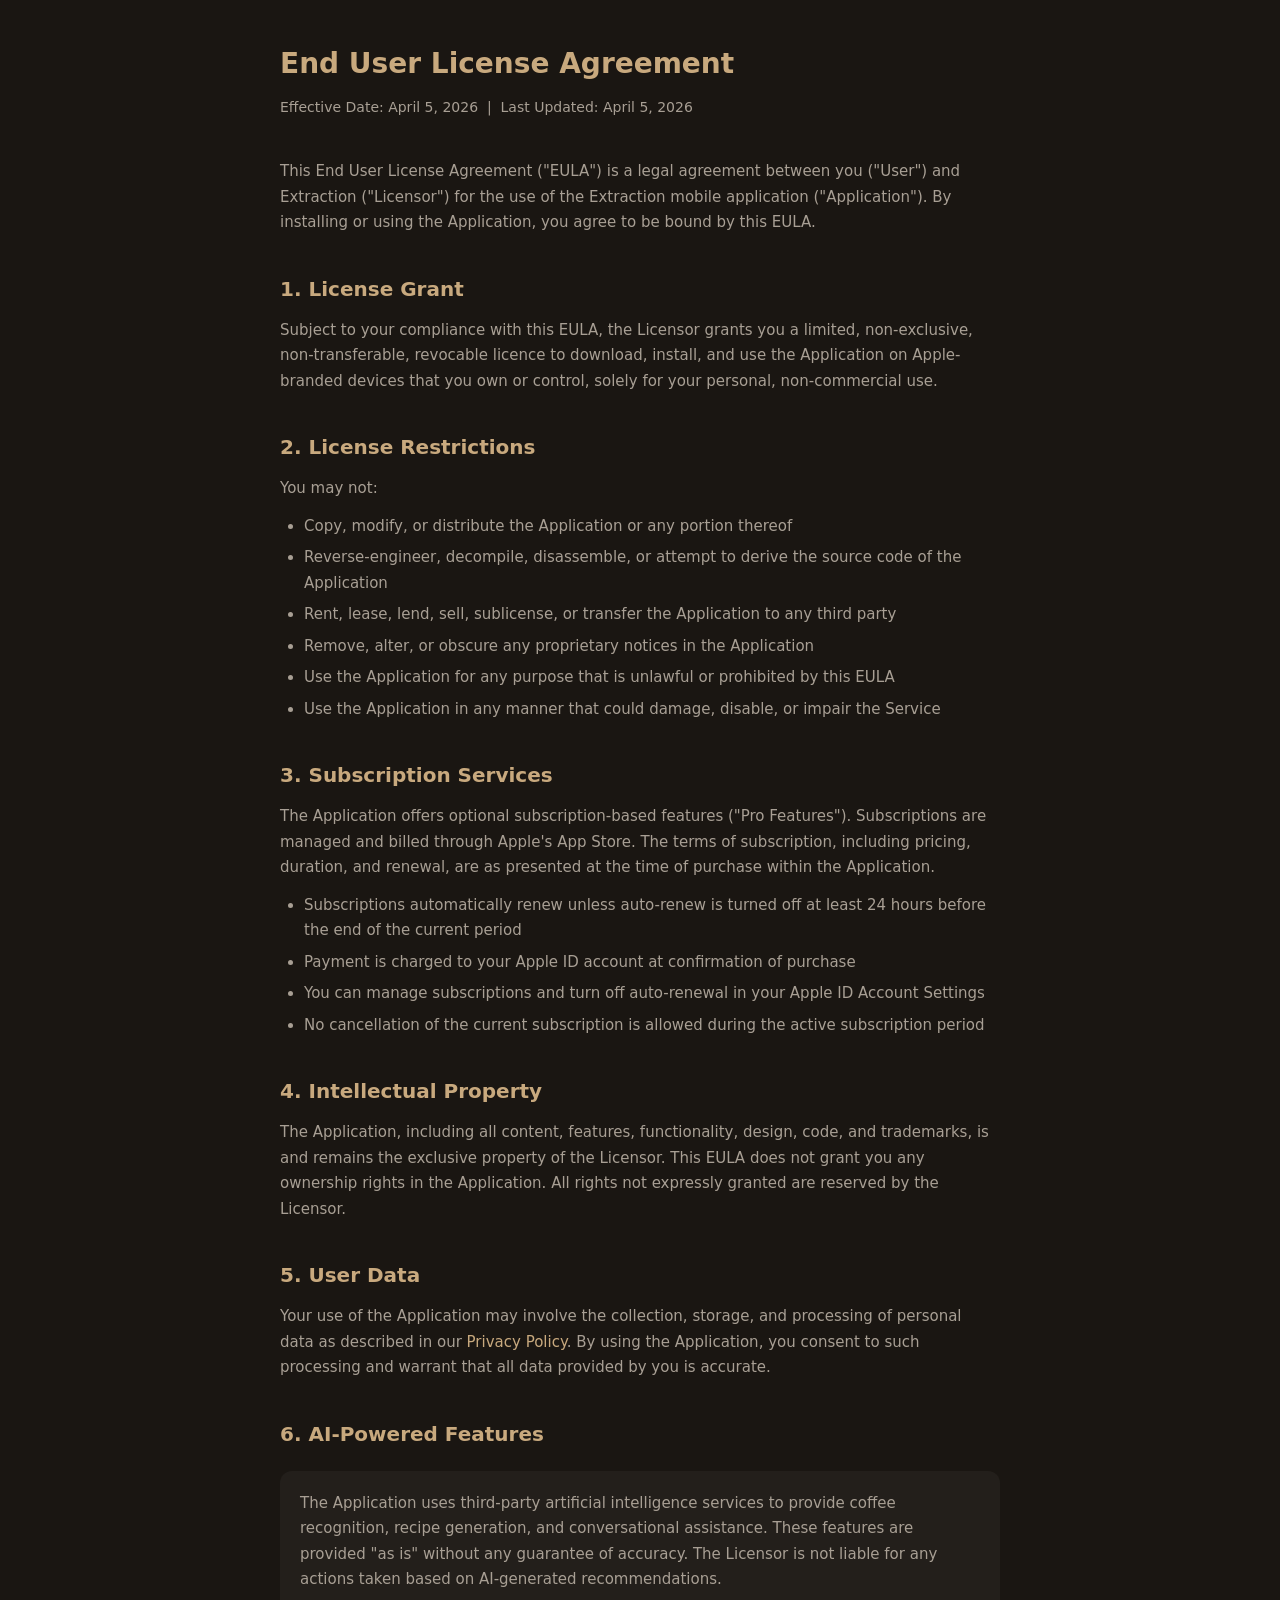
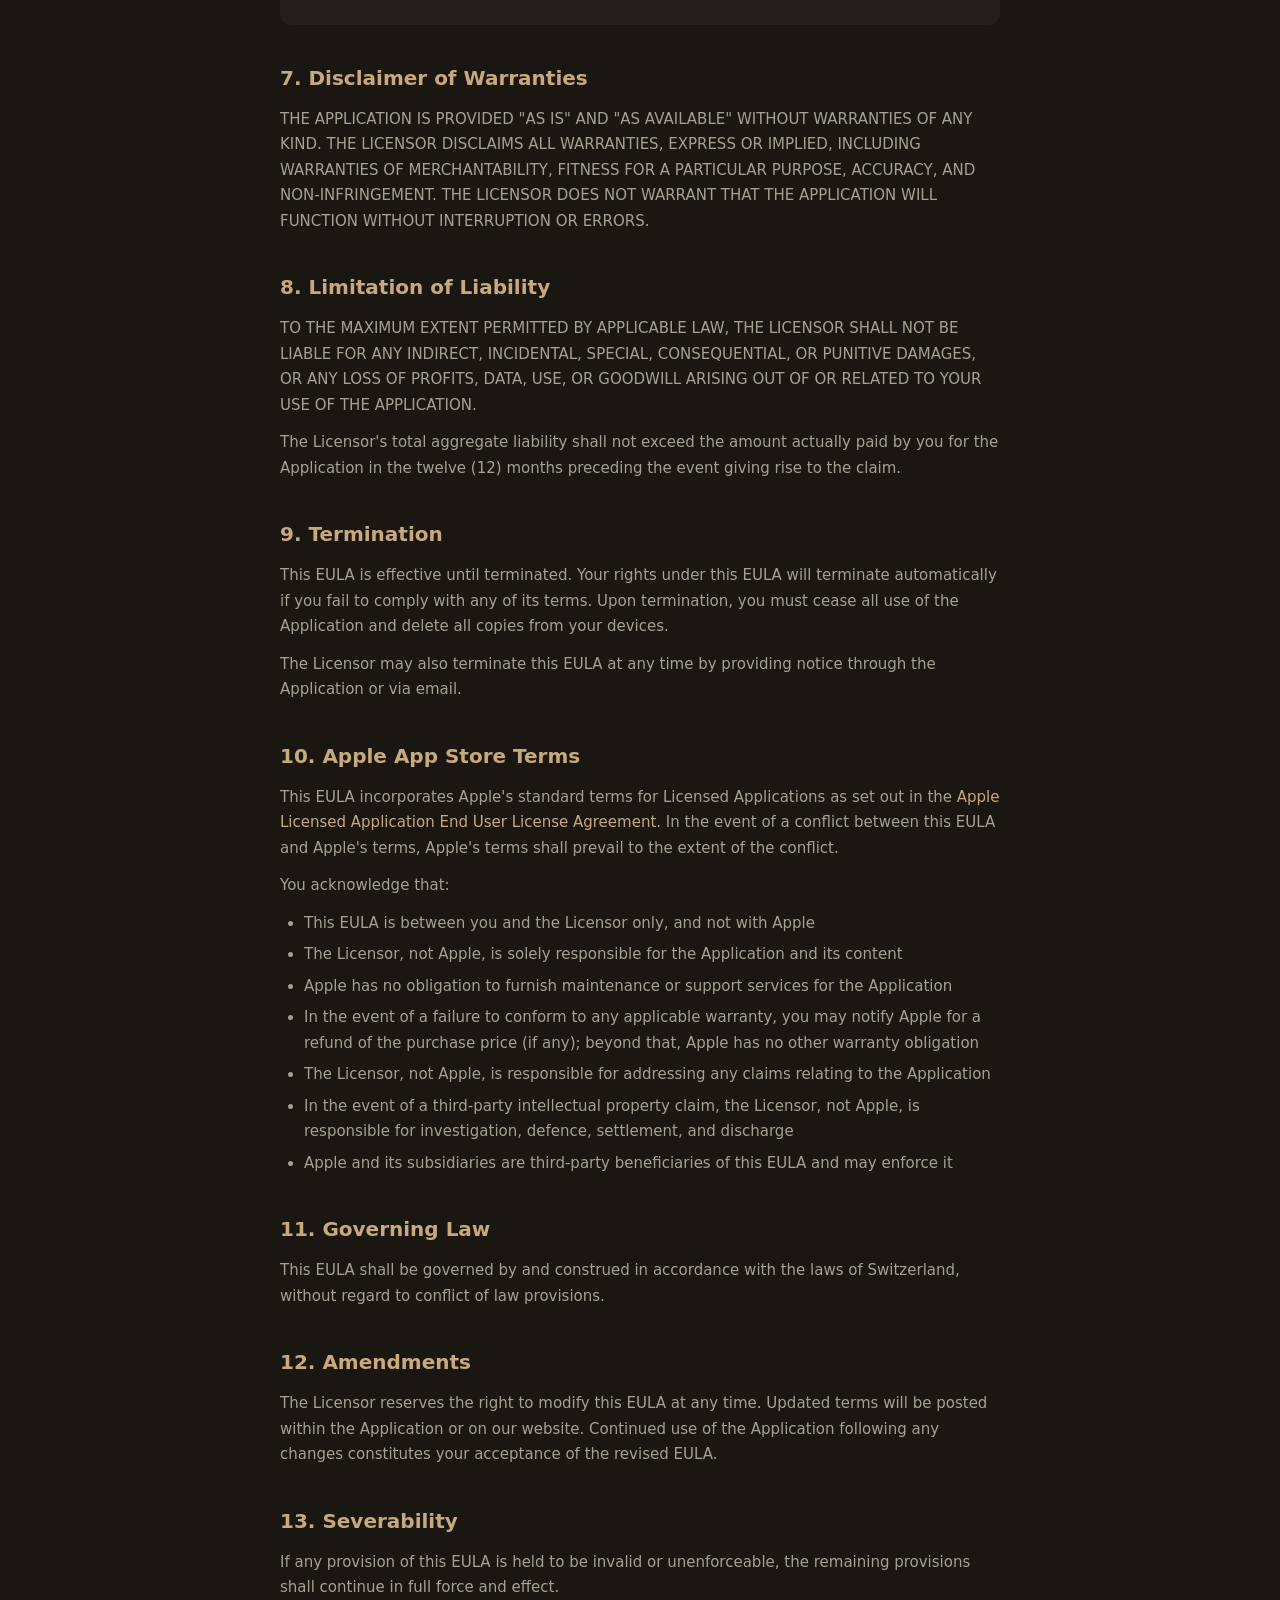
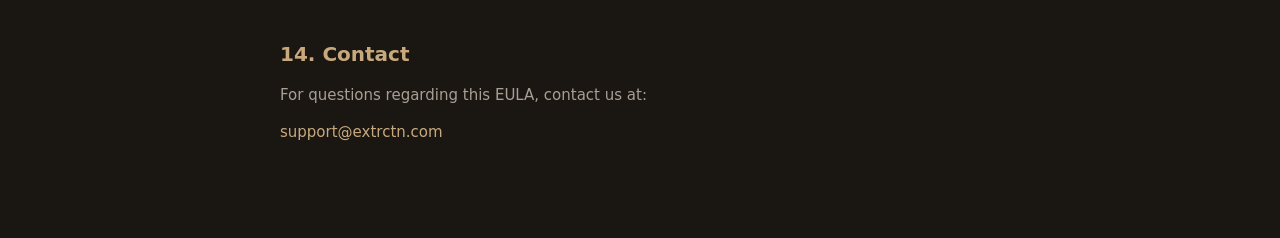
<file: eula.html>
<!DOCTYPE html>
<html lang="en">
<head>
  <meta charset="UTF-8">
  <meta name="viewport" content="width=device-width, initial-scale=1.0">
  <title>End User License Agreement — Extraction</title>
  <style>
    :root { --bg: #1a1612; --card: #231f1b; --cream: #f5f0e8; --dim: #a89f94; --accent: #c8a97e; }
    * { margin: 0; padding: 0; box-sizing: border-box; }
    body { background: var(--bg); color: var(--cream); font-family: -apple-system, BlinkMacSystemFont, 'Segoe UI', system-ui, sans-serif; line-height: 1.7; padding: 40px 20px 80px; }
    .container { max-width: 720px; margin: 0 auto; }
    h1 { font-size: 28px; margin-bottom: 8px; color: var(--accent); }
    .effective { font-size: 14px; color: var(--dim); margin-bottom: 40px; }
    h2 { font-size: 20px; margin-top: 36px; margin-bottom: 12px; color: var(--accent); }
    p, li { font-size: 15px; color: var(--dim); margin-bottom: 12px; }
    ul { padding-left: 24px; }
    li { margin-bottom: 6px; }
    a { color: var(--accent); text-decoration: none; }
    a:hover { text-decoration: underline; }
    .highlight { background: var(--card); border-radius: 12px; padding: 20px; margin: 20px 0; }
  </style>
</head>
<body>
  <div class="container">
    <h1>End User License Agreement</h1>
    <p class="effective">Effective Date: April 5, 2026 &nbsp;|&nbsp; Last Updated: April 5, 2026</p>

    <p>This End User License Agreement ("EULA") is a legal agreement between you ("User") and Extraction ("Licensor") for the use of the Extraction mobile application ("Application"). By installing or using the Application, you agree to be bound by this EULA.</p>

    <h2>1. License Grant</h2>
    <p>Subject to your compliance with this EULA, the Licensor grants you a limited, non-exclusive, non-transferable, revocable licence to download, install, and use the Application on Apple-branded devices that you own or control, solely for your personal, non-commercial use.</p>

    <h2>2. License Restrictions</h2>
    <p>You may not:</p>
    <ul>
      <li>Copy, modify, or distribute the Application or any portion thereof</li>
      <li>Reverse-engineer, decompile, disassemble, or attempt to derive the source code of the Application</li>
      <li>Rent, lease, lend, sell, sublicense, or transfer the Application to any third party</li>
      <li>Remove, alter, or obscure any proprietary notices in the Application</li>
      <li>Use the Application for any purpose that is unlawful or prohibited by this EULA</li>
      <li>Use the Application in any manner that could damage, disable, or impair the Service</li>
    </ul>

    <h2>3. Subscription Services</h2>
    <p>The Application offers optional subscription-based features ("Pro Features"). Subscriptions are managed and billed through Apple's App Store. The terms of subscription, including pricing, duration, and renewal, are as presented at the time of purchase within the Application.</p>
    <ul>
      <li>Subscriptions automatically renew unless auto-renew is turned off at least 24 hours before the end of the current period</li>
      <li>Payment is charged to your Apple ID account at confirmation of purchase</li>
      <li>You can manage subscriptions and turn off auto-renewal in your Apple ID Account Settings</li>
      <li>No cancellation of the current subscription is allowed during the active subscription period</li>
    </ul>

    <h2>4. Intellectual Property</h2>
    <p>The Application, including all content, features, functionality, design, code, and trademarks, is and remains the exclusive property of the Licensor. This EULA does not grant you any ownership rights in the Application. All rights not expressly granted are reserved by the Licensor.</p>

    <h2>5. User Data</h2>
    <p>Your use of the Application may involve the collection, storage, and processing of personal data as described in our <a href="https://extrctn.com/privacy">Privacy Policy</a>. By using the Application, you consent to such processing and warrant that all data provided by you is accurate.</p>

    <h2>6. AI-Powered Features</h2>
    <div class="highlight">
      <p>The Application uses third-party artificial intelligence services to provide coffee recognition, recipe generation, and conversational assistance. These features are provided "as is" without any guarantee of accuracy. The Licensor is not liable for any actions taken based on AI-generated recommendations.</p>
    </div>

    <h2>7. Disclaimer of Warranties</h2>
    <p>THE APPLICATION IS PROVIDED "AS IS" AND "AS AVAILABLE" WITHOUT WARRANTIES OF ANY KIND. THE LICENSOR DISCLAIMS ALL WARRANTIES, EXPRESS OR IMPLIED, INCLUDING WARRANTIES OF MERCHANTABILITY, FITNESS FOR A PARTICULAR PURPOSE, ACCURACY, AND NON-INFRINGEMENT. THE LICENSOR DOES NOT WARRANT THAT THE APPLICATION WILL FUNCTION WITHOUT INTERRUPTION OR ERRORS.</p>

    <h2>8. Limitation of Liability</h2>
    <p>TO THE MAXIMUM EXTENT PERMITTED BY APPLICABLE LAW, THE LICENSOR SHALL NOT BE LIABLE FOR ANY INDIRECT, INCIDENTAL, SPECIAL, CONSEQUENTIAL, OR PUNITIVE DAMAGES, OR ANY LOSS OF PROFITS, DATA, USE, OR GOODWILL ARISING OUT OF OR RELATED TO YOUR USE OF THE APPLICATION.</p>
    <p>The Licensor's total aggregate liability shall not exceed the amount actually paid by you for the Application in the twelve (12) months preceding the event giving rise to the claim.</p>

    <h2>9. Termination</h2>
    <p>This EULA is effective until terminated. Your rights under this EULA will terminate automatically if you fail to comply with any of its terms. Upon termination, you must cease all use of the Application and delete all copies from your devices.</p>
    <p>The Licensor may also terminate this EULA at any time by providing notice through the Application or via email.</p>

    <h2>10. Apple App Store Terms</h2>
    <p>This EULA incorporates Apple's standard terms for Licensed Applications as set out in the <a href="https://www.apple.com/legal/internet-services/itunes/dev/stdeula/" target="_blank">Apple Licensed Application End User License Agreement</a>. In the event of a conflict between this EULA and Apple's terms, Apple's terms shall prevail to the extent of the conflict.</p>
    <p>You acknowledge that:</p>
    <ul>
      <li>This EULA is between you and the Licensor only, and not with Apple</li>
      <li>The Licensor, not Apple, is solely responsible for the Application and its content</li>
      <li>Apple has no obligation to furnish maintenance or support services for the Application</li>
      <li>In the event of a failure to conform to any applicable warranty, you may notify Apple for a refund of the purchase price (if any); beyond that, Apple has no other warranty obligation</li>
      <li>The Licensor, not Apple, is responsible for addressing any claims relating to the Application</li>
      <li>In the event of a third-party intellectual property claim, the Licensor, not Apple, is responsible for investigation, defence, settlement, and discharge</li>
      <li>Apple and its subsidiaries are third-party beneficiaries of this EULA and may enforce it</li>
    </ul>

    <h2>11. Governing Law</h2>
    <p>This EULA shall be governed by and construed in accordance with the laws of Switzerland, without regard to conflict of law provisions.</p>

    <h2>12. Amendments</h2>
    <p>The Licensor reserves the right to modify this EULA at any time. Updated terms will be posted within the Application or on our website. Continued use of the Application following any changes constitutes your acceptance of the revised EULA.</p>

    <h2>13. Severability</h2>
    <p>If any provision of this EULA is held to be invalid or unenforceable, the remaining provisions shall continue in full force and effect.</p>

    <h2>14. Contact</h2>
    <p>For questions regarding this EULA, contact us at:</p>
    <p><a href="mailto:support@extrctn.com">support@extrctn.com</a></p>
  </div>
</body>
</html>
</file>
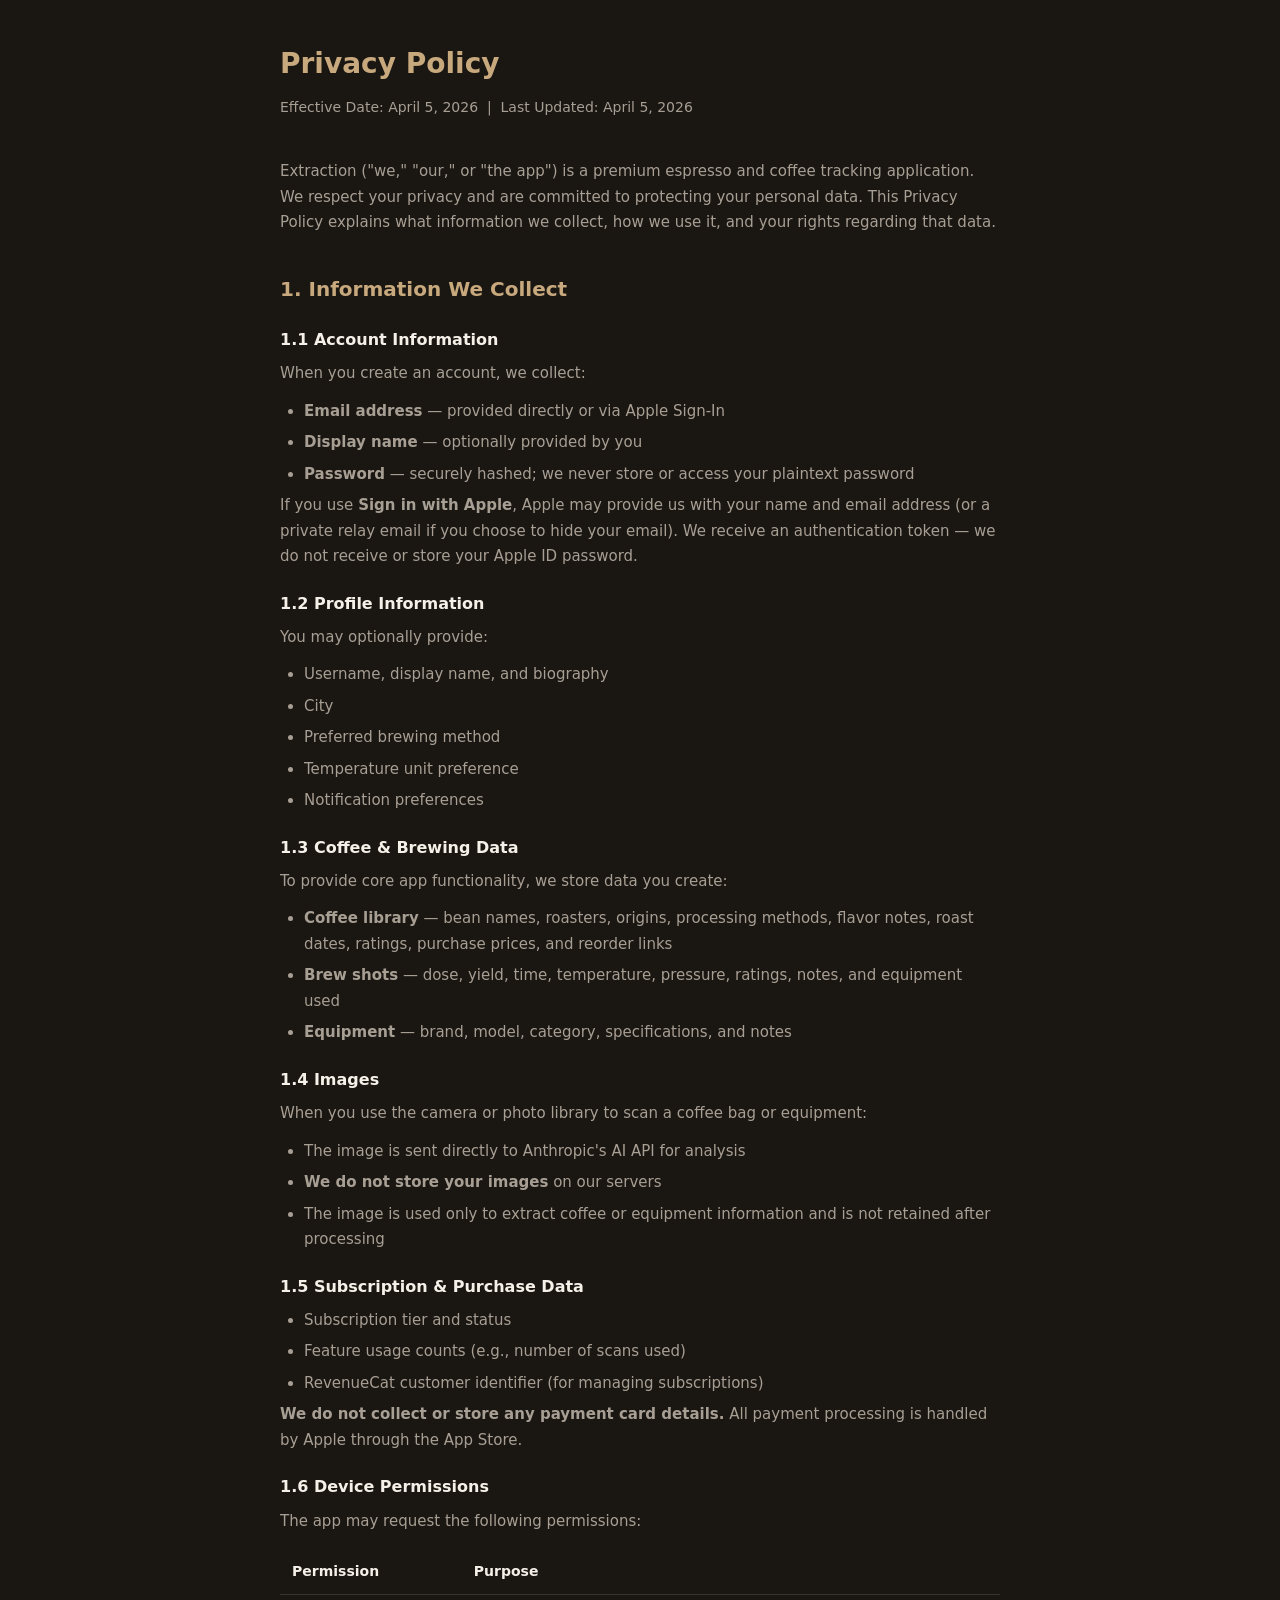
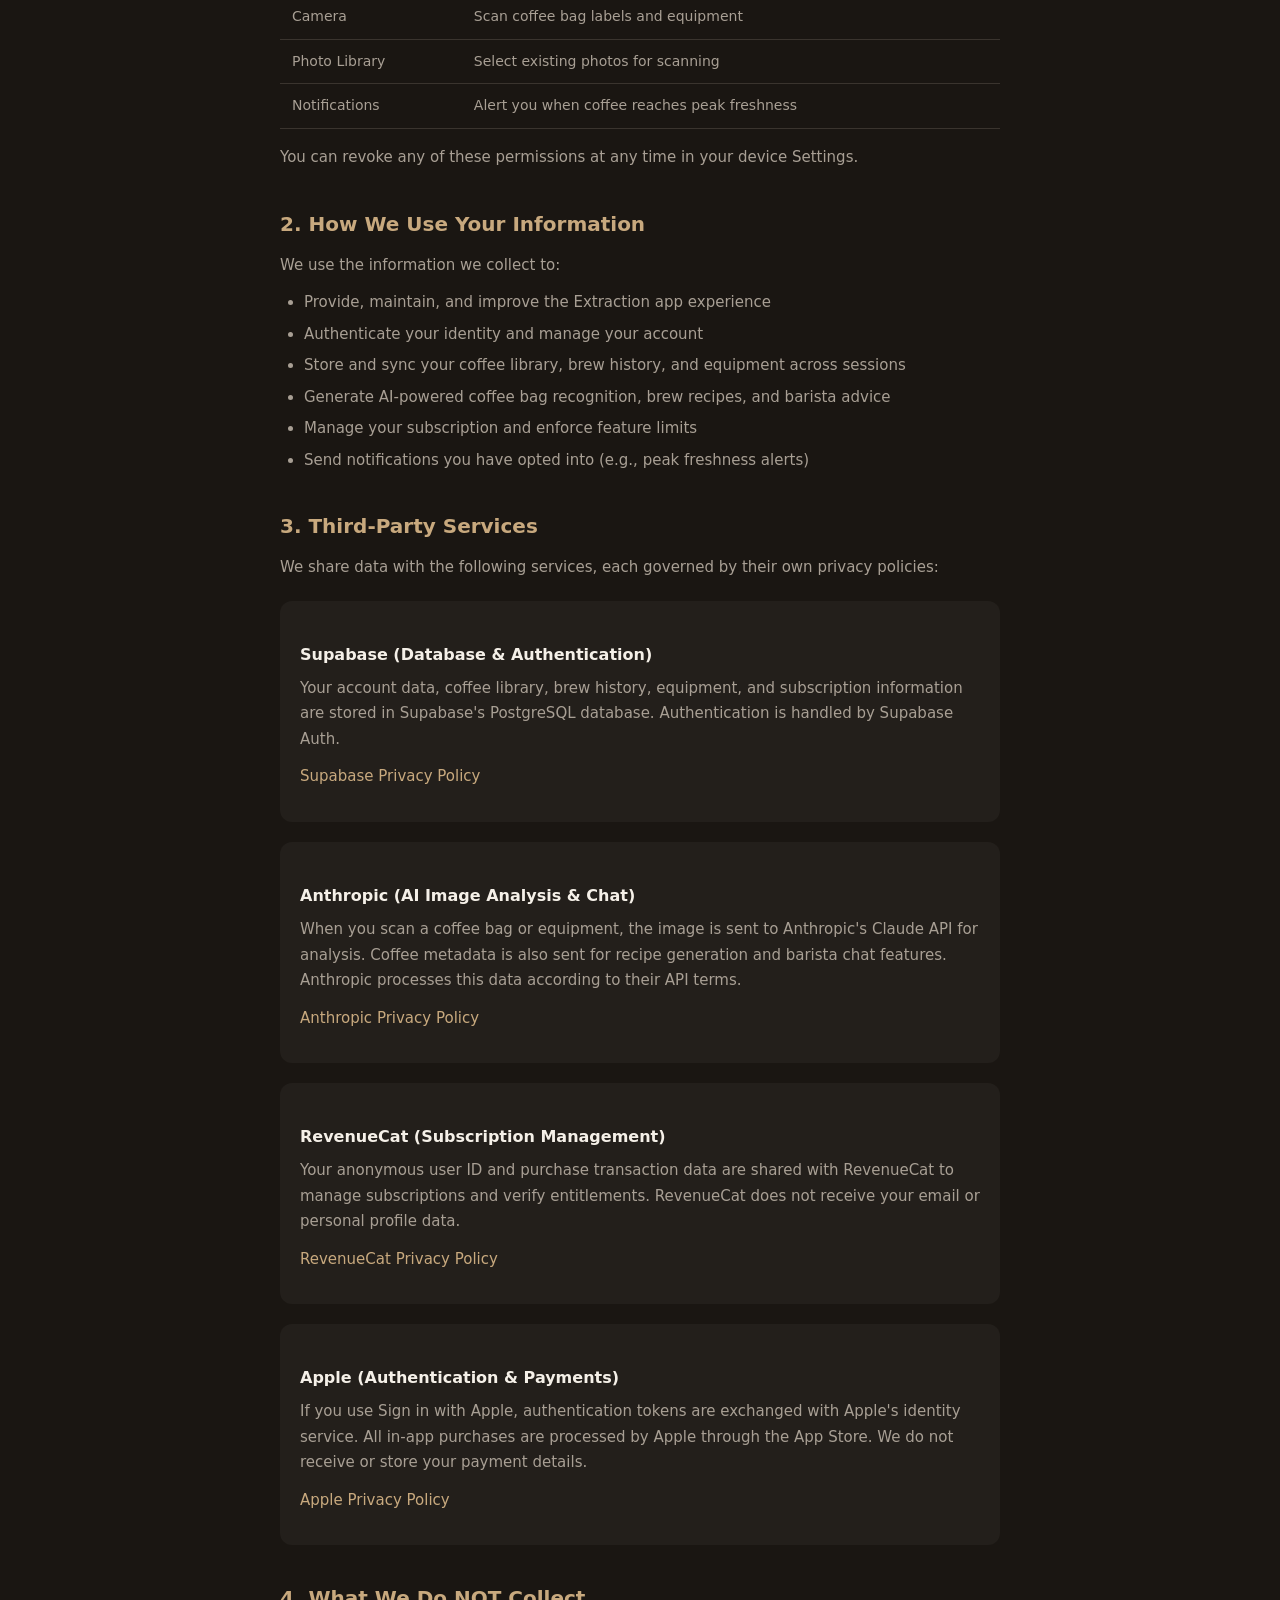
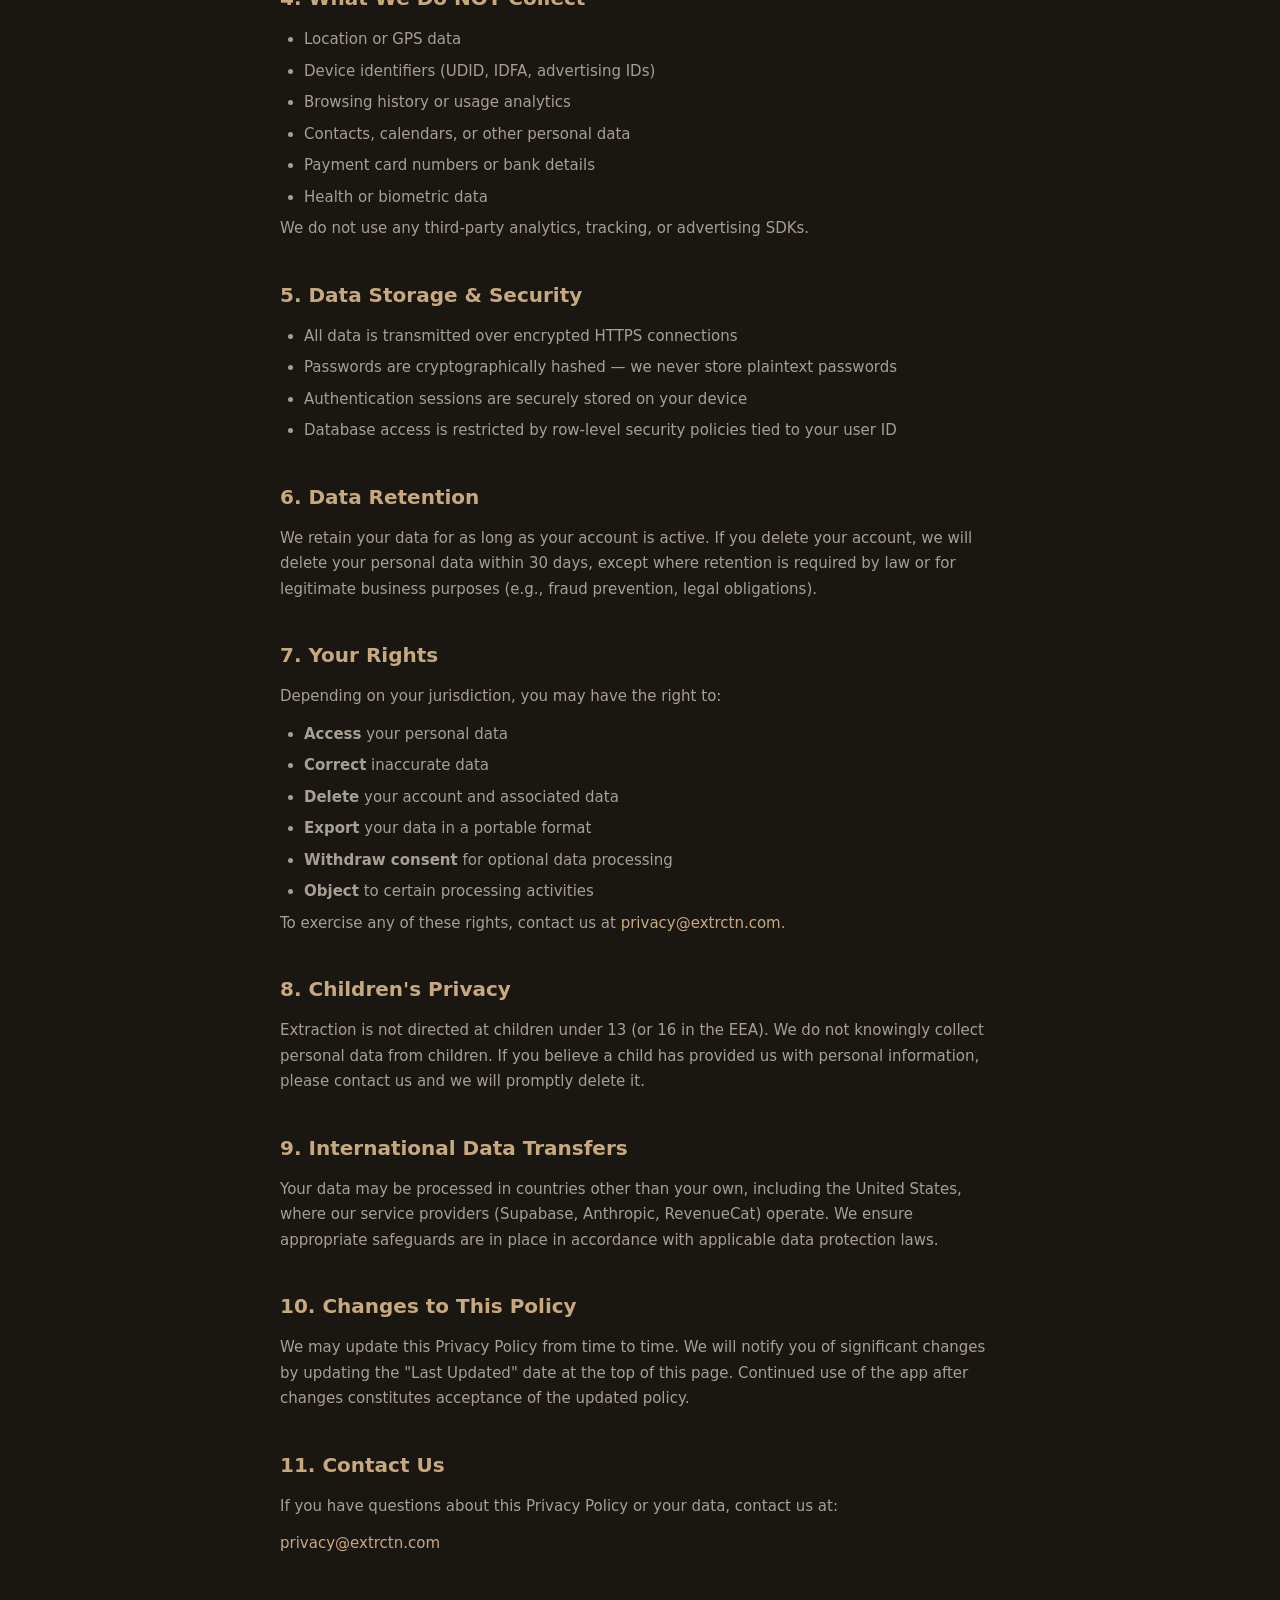
<file: privacy.html>
<!DOCTYPE html>
<html lang="en">
<head>
  <meta charset="UTF-8">
  <meta name="viewport" content="width=device-width, initial-scale=1.0">
  <title>Privacy Policy — Extraction</title>
  <style>
    :root { --bg: #1a1612; --card: #231f1b; --cream: #f5f0e8; --dim: #a89f94; --accent: #c8a97e; }
    * { margin: 0; padding: 0; box-sizing: border-box; }
    body { background: var(--bg); color: var(--cream); font-family: -apple-system, BlinkMacSystemFont, 'Segoe UI', system-ui, sans-serif; line-height: 1.7; padding: 40px 20px 80px; }
    .container { max-width: 720px; margin: 0 auto; }
    h1 { font-size: 28px; margin-bottom: 8px; color: var(--accent); }
    .effective { font-size: 14px; color: var(--dim); margin-bottom: 40px; }
    h2 { font-size: 20px; margin-top: 36px; margin-bottom: 12px; color: var(--accent); }
    h3 { font-size: 16px; margin-top: 20px; margin-bottom: 8px; color: var(--cream); }
    p, li { font-size: 15px; color: var(--dim); margin-bottom: 12px; }
    ul { padding-left: 24px; }
    li { margin-bottom: 6px; }
    a { color: var(--accent); text-decoration: none; }
    a:hover { text-decoration: underline; }
    table { width: 100%; border-collapse: collapse; margin: 16px 0; }
    th, td { text-align: left; padding: 10px 12px; border-bottom: 1px solid #3a342e; font-size: 14px; color: var(--dim); }
    th { color: var(--cream); font-weight: 600; }
    .highlight { background: var(--card); border-radius: 12px; padding: 20px; margin: 20px 0; }
  </style>
</head>
<body>
  <div class="container">
    <h1>Privacy Policy</h1>
    <p class="effective">Effective Date: April 5, 2026 &nbsp;|&nbsp; Last Updated: April 5, 2026</p>

    <p>Extraction ("we," "our," or "the app") is a premium espresso and coffee tracking application. We respect your privacy and are committed to protecting your personal data. This Privacy Policy explains what information we collect, how we use it, and your rights regarding that data.</p>

    <h2>1. Information We Collect</h2>

    <h3>1.1 Account Information</h3>
    <p>When you create an account, we collect:</p>
    <ul>
      <li><strong>Email address</strong> — provided directly or via Apple Sign-In</li>
      <li><strong>Display name</strong> — optionally provided by you</li>
      <li><strong>Password</strong> — securely hashed; we never store or access your plaintext password</li>
    </ul>
    <p>If you use <strong>Sign in with Apple</strong>, Apple may provide us with your name and email address (or a private relay email if you choose to hide your email). We receive an authentication token — we do not receive or store your Apple ID password.</p>

    <h3>1.2 Profile Information</h3>
    <p>You may optionally provide:</p>
    <ul>
      <li>Username, display name, and biography</li>
      <li>City</li>
      <li>Preferred brewing method</li>
      <li>Temperature unit preference</li>
      <li>Notification preferences</li>
    </ul>

    <h3>1.3 Coffee &amp; Brewing Data</h3>
    <p>To provide core app functionality, we store data you create:</p>
    <ul>
      <li><strong>Coffee library</strong> — bean names, roasters, origins, processing methods, flavor notes, roast dates, ratings, purchase prices, and reorder links</li>
      <li><strong>Brew shots</strong> — dose, yield, time, temperature, pressure, ratings, notes, and equipment used</li>
      <li><strong>Equipment</strong> — brand, model, category, specifications, and notes</li>
    </ul>

    <h3>1.4 Images</h3>
    <p>When you use the camera or photo library to scan a coffee bag or equipment:</p>
    <ul>
      <li>The image is sent directly to Anthropic's AI API for analysis</li>
      <li><strong>We do not store your images</strong> on our servers</li>
      <li>The image is used only to extract coffee or equipment information and is not retained after processing</li>
    </ul>

    <h3>1.5 Subscription &amp; Purchase Data</h3>
    <ul>
      <li>Subscription tier and status</li>
      <li>Feature usage counts (e.g., number of scans used)</li>
      <li>RevenueCat customer identifier (for managing subscriptions)</li>
    </ul>
    <p><strong>We do not collect or store any payment card details.</strong> All payment processing is handled by Apple through the App Store.</p>

    <h3>1.6 Device Permissions</h3>
    <p>The app may request the following permissions:</p>
    <table>
      <tr><th>Permission</th><th>Purpose</th></tr>
      <tr><td>Camera</td><td>Scan coffee bag labels and equipment</td></tr>
      <tr><td>Photo Library</td><td>Select existing photos for scanning</td></tr>
      <tr><td>Notifications</td><td>Alert you when coffee reaches peak freshness</td></tr>
    </table>
    <p>You can revoke any of these permissions at any time in your device Settings.</p>

    <h2>2. How We Use Your Information</h2>
    <p>We use the information we collect to:</p>
    <ul>
      <li>Provide, maintain, and improve the Extraction app experience</li>
      <li>Authenticate your identity and manage your account</li>
      <li>Store and sync your coffee library, brew history, and equipment across sessions</li>
      <li>Generate AI-powered coffee bag recognition, brew recipes, and barista advice</li>
      <li>Manage your subscription and enforce feature limits</li>
      <li>Send notifications you have opted into (e.g., peak freshness alerts)</li>
    </ul>

    <h2>3. Third-Party Services</h2>
    <p>We share data with the following services, each governed by their own privacy policies:</p>

    <div class="highlight">
      <h3>Supabase (Database &amp; Authentication)</h3>
      <p>Your account data, coffee library, brew history, equipment, and subscription information are stored in Supabase's PostgreSQL database. Authentication is handled by Supabase Auth.</p>
      <p><a href="https://supabase.com/privacy" target="_blank">Supabase Privacy Policy</a></p>
    </div>

    <div class="highlight">
      <h3>Anthropic (AI Image Analysis &amp; Chat)</h3>
      <p>When you scan a coffee bag or equipment, the image is sent to Anthropic's Claude API for analysis. Coffee metadata is also sent for recipe generation and barista chat features. Anthropic processes this data according to their API terms.</p>
      <p><a href="https://www.anthropic.com/privacy" target="_blank">Anthropic Privacy Policy</a></p>
    </div>

    <div class="highlight">
      <h3>RevenueCat (Subscription Management)</h3>
      <p>Your anonymous user ID and purchase transaction data are shared with RevenueCat to manage subscriptions and verify entitlements. RevenueCat does not receive your email or personal profile data.</p>
      <p><a href="https://www.revenuecat.com/privacy" target="_blank">RevenueCat Privacy Policy</a></p>
    </div>

    <div class="highlight">
      <h3>Apple (Authentication &amp; Payments)</h3>
      <p>If you use Sign in with Apple, authentication tokens are exchanged with Apple's identity service. All in-app purchases are processed by Apple through the App Store. We do not receive or store your payment details.</p>
      <p><a href="https://www.apple.com/legal/privacy/" target="_blank">Apple Privacy Policy</a></p>
    </div>

    <h2>4. What We Do NOT Collect</h2>
    <ul>
      <li>Location or GPS data</li>
      <li>Device identifiers (UDID, IDFA, advertising IDs)</li>
      <li>Browsing history or usage analytics</li>
      <li>Contacts, calendars, or other personal data</li>
      <li>Payment card numbers or bank details</li>
      <li>Health or biometric data</li>
    </ul>
    <p>We do not use any third-party analytics, tracking, or advertising SDKs.</p>

    <h2>5. Data Storage &amp; Security</h2>
    <ul>
      <li>All data is transmitted over encrypted HTTPS connections</li>
      <li>Passwords are cryptographically hashed — we never store plaintext passwords</li>
      <li>Authentication sessions are securely stored on your device</li>
      <li>Database access is restricted by row-level security policies tied to your user ID</li>
    </ul>

    <h2>6. Data Retention</h2>
    <p>We retain your data for as long as your account is active. If you delete your account, we will delete your personal data within 30 days, except where retention is required by law or for legitimate business purposes (e.g., fraud prevention, legal obligations).</p>

    <h2>7. Your Rights</h2>
    <p>Depending on your jurisdiction, you may have the right to:</p>
    <ul>
      <li><strong>Access</strong> your personal data</li>
      <li><strong>Correct</strong> inaccurate data</li>
      <li><strong>Delete</strong> your account and associated data</li>
      <li><strong>Export</strong> your data in a portable format</li>
      <li><strong>Withdraw consent</strong> for optional data processing</li>
      <li><strong>Object</strong> to certain processing activities</li>
    </ul>
    <p>To exercise any of these rights, contact us at <a href="mailto:privacy@extrctn.com">privacy@extrctn.com</a>.</p>

    <h2>8. Children's Privacy</h2>
    <p>Extraction is not directed at children under 13 (or 16 in the EEA). We do not knowingly collect personal data from children. If you believe a child has provided us with personal information, please contact us and we will promptly delete it.</p>

    <h2>9. International Data Transfers</h2>
    <p>Your data may be processed in countries other than your own, including the United States, where our service providers (Supabase, Anthropic, RevenueCat) operate. We ensure appropriate safeguards are in place in accordance with applicable data protection laws.</p>

    <h2>10. Changes to This Policy</h2>
    <p>We may update this Privacy Policy from time to time. We will notify you of significant changes by updating the "Last Updated" date at the top of this page. Continued use of the app after changes constitutes acceptance of the updated policy.</p>

    <h2>11. Contact Us</h2>
    <p>If you have questions about this Privacy Policy or your data, contact us at:</p>
    <p><a href="mailto:privacy@extrctn.com">privacy@extrctn.com</a></p>
  </div>
</body>
</html>
</file>
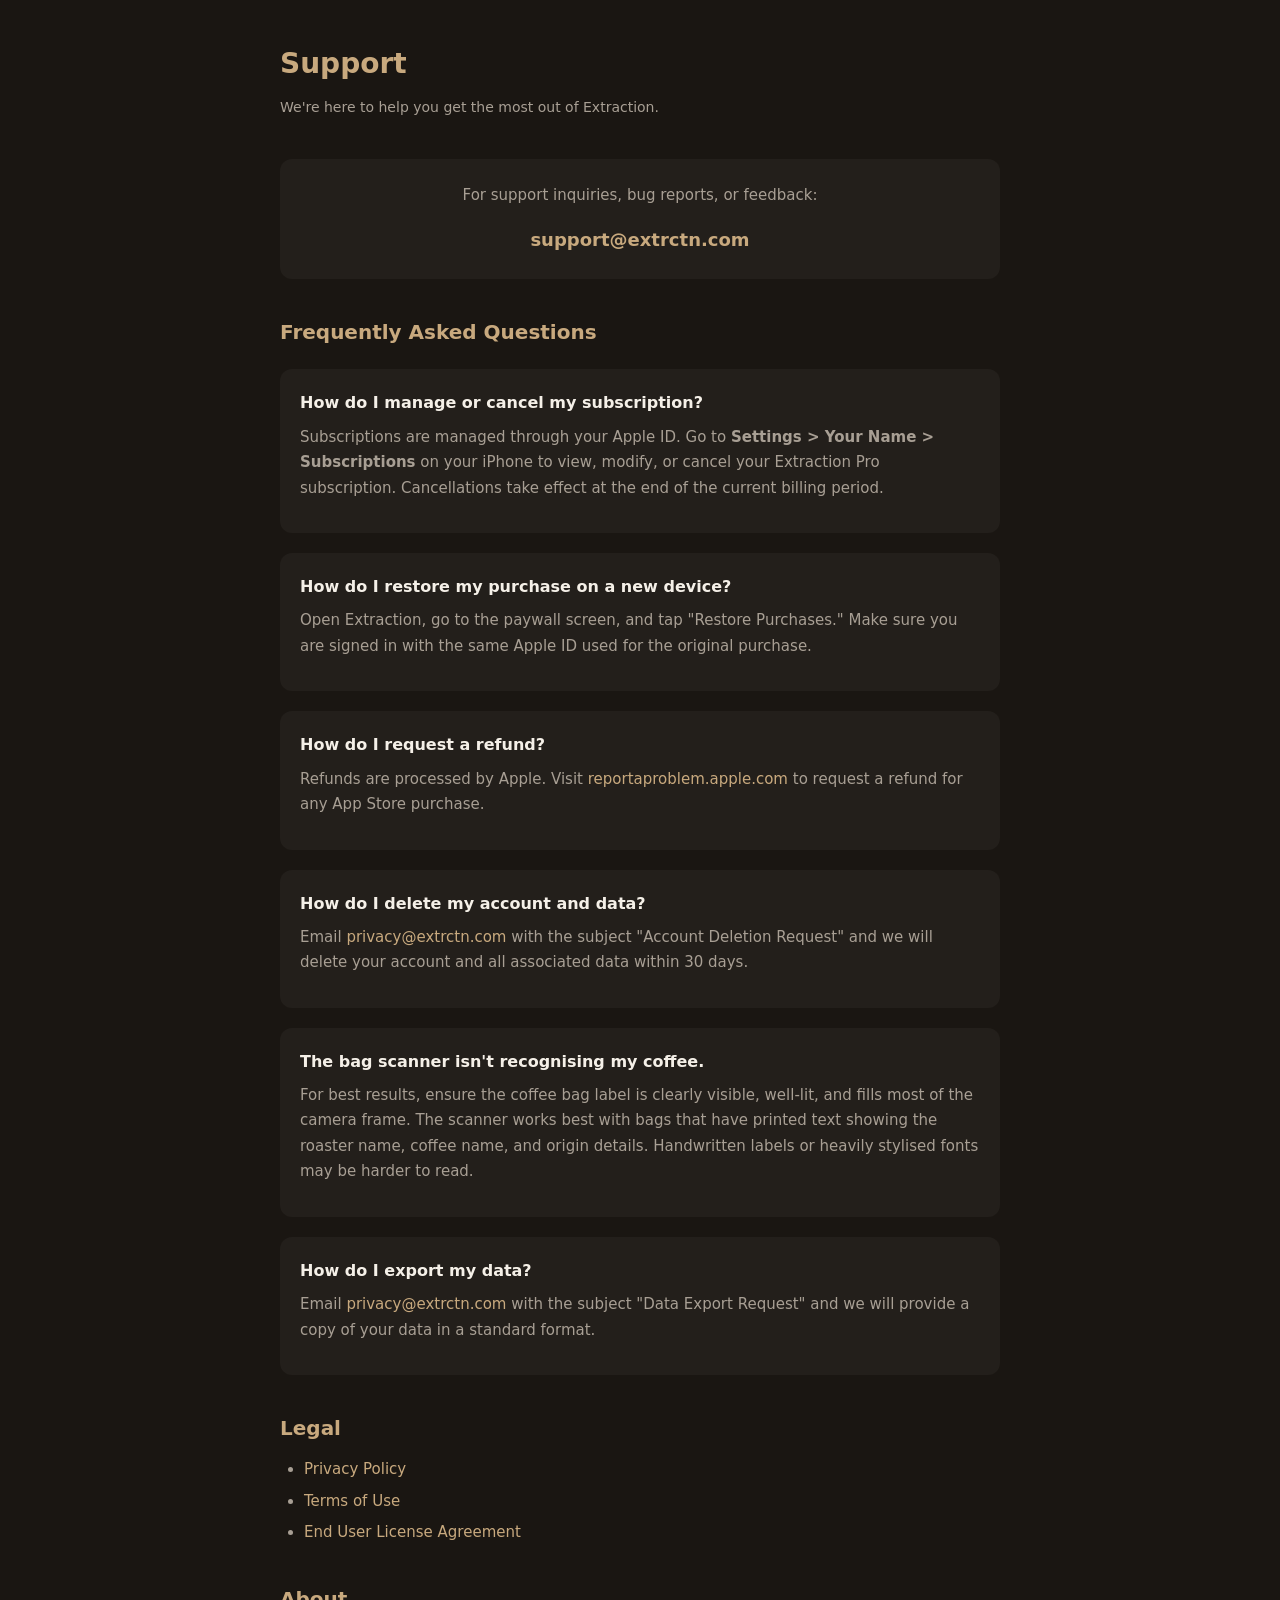
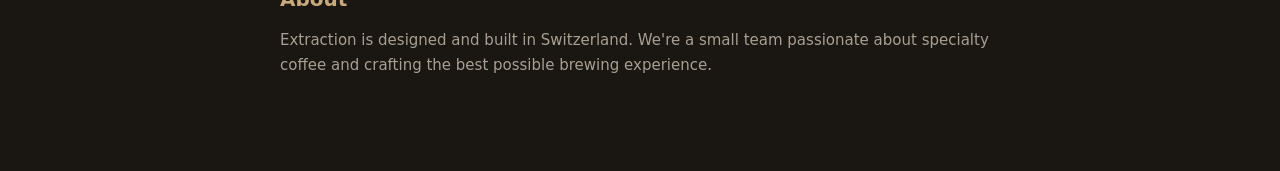
<file: support.html>
<!DOCTYPE html>
<html lang="en">
<head>
  <meta charset="UTF-8">
  <meta name="viewport" content="width=device-width, initial-scale=1.0">
  <title>Support — Extraction</title>
  <style>
    :root { --bg: #1a1612; --card: #231f1b; --cream: #f5f0e8; --dim: #a89f94; --accent: #c8a97e; }
    * { margin: 0; padding: 0; box-sizing: border-box; }
    body { background: var(--bg); color: var(--cream); font-family: -apple-system, BlinkMacSystemFont, 'Segoe UI', system-ui, sans-serif; line-height: 1.7; padding: 40px 20px 80px; }
    .container { max-width: 720px; margin: 0 auto; }
    h1 { font-size: 28px; margin-bottom: 8px; color: var(--accent); }
    .subtitle { font-size: 14px; color: var(--dim); margin-bottom: 40px; }
    h2 { font-size: 20px; margin-top: 36px; margin-bottom: 12px; color: var(--accent); }
    p, li { font-size: 15px; color: var(--dim); margin-bottom: 12px; }
    ul { padding-left: 24px; }
    li { margin-bottom: 6px; }
    a { color: var(--accent); text-decoration: none; }
    a:hover { text-decoration: underline; }
    .highlight { background: var(--card); border-radius: 12px; padding: 20px; margin: 20px 0; }
    .contact-card { background: var(--card); border-radius: 12px; padding: 24px; margin: 20px 0; text-align: center; }
    .contact-card a { font-size: 18px; font-weight: 600; }
  </style>
</head>
<body>
  <div class="container">
    <h1>Support</h1>
    <p class="subtitle">We're here to help you get the most out of Extraction.</p>

    <div class="contact-card">
      <p style="margin-bottom: 16px;">For support inquiries, bug reports, or feedback:</p>
      <a href="mailto:support@extrctn.com">support@extrctn.com</a>
    </div>

    <h2>Frequently Asked Questions</h2>

    <div class="highlight">
      <h3 style="font-size: 16px; color: var(--cream); margin-bottom: 8px;">How do I manage or cancel my subscription?</h3>
      <p>Subscriptions are managed through your Apple ID. Go to <strong>Settings &gt; Your Name &gt; Subscriptions</strong> on your iPhone to view, modify, or cancel your Extraction Pro subscription. Cancellations take effect at the end of the current billing period.</p>
    </div>

    <div class="highlight">
      <h3 style="font-size: 16px; color: var(--cream); margin-bottom: 8px;">How do I restore my purchase on a new device?</h3>
      <p>Open Extraction, go to the paywall screen, and tap "Restore Purchases." Make sure you are signed in with the same Apple ID used for the original purchase.</p>
    </div>

    <div class="highlight">
      <h3 style="font-size: 16px; color: var(--cream); margin-bottom: 8px;">How do I request a refund?</h3>
      <p>Refunds are processed by Apple. Visit <a href="https://reportaproblem.apple.com" target="_blank">reportaproblem.apple.com</a> to request a refund for any App Store purchase.</p>
    </div>

    <div class="highlight">
      <h3 style="font-size: 16px; color: var(--cream); margin-bottom: 8px;">How do I delete my account and data?</h3>
      <p>Email <a href="mailto:privacy@extrctn.com">privacy@extrctn.com</a> with the subject "Account Deletion Request" and we will delete your account and all associated data within 30 days.</p>
    </div>

    <div class="highlight">
      <h3 style="font-size: 16px; color: var(--cream); margin-bottom: 8px;">The bag scanner isn't recognising my coffee.</h3>
      <p>For best results, ensure the coffee bag label is clearly visible, well-lit, and fills most of the camera frame. The scanner works best with bags that have printed text showing the roaster name, coffee name, and origin details. Handwritten labels or heavily stylised fonts may be harder to read.</p>
    </div>

    <div class="highlight">
      <h3 style="font-size: 16px; color: var(--cream); margin-bottom: 8px;">How do I export my data?</h3>
      <p>Email <a href="mailto:privacy@extrctn.com">privacy@extrctn.com</a> with the subject "Data Export Request" and we will provide a copy of your data in a standard format.</p>
    </div>

    <h2>Legal</h2>
    <ul>
      <li><a href="https://extrctn.com/privacy">Privacy Policy</a></li>
      <li><a href="https://extrctn.com/terms">Terms of Use</a></li>
      <li><a href="https://extrctn.com/eula">End User License Agreement</a></li>
    </ul>

    <h2>About</h2>
    <p>Extraction is designed and built in Switzerland. We're a small team passionate about specialty coffee and crafting the best possible brewing experience.</p>
  </div>
</body>
</html>
</file>
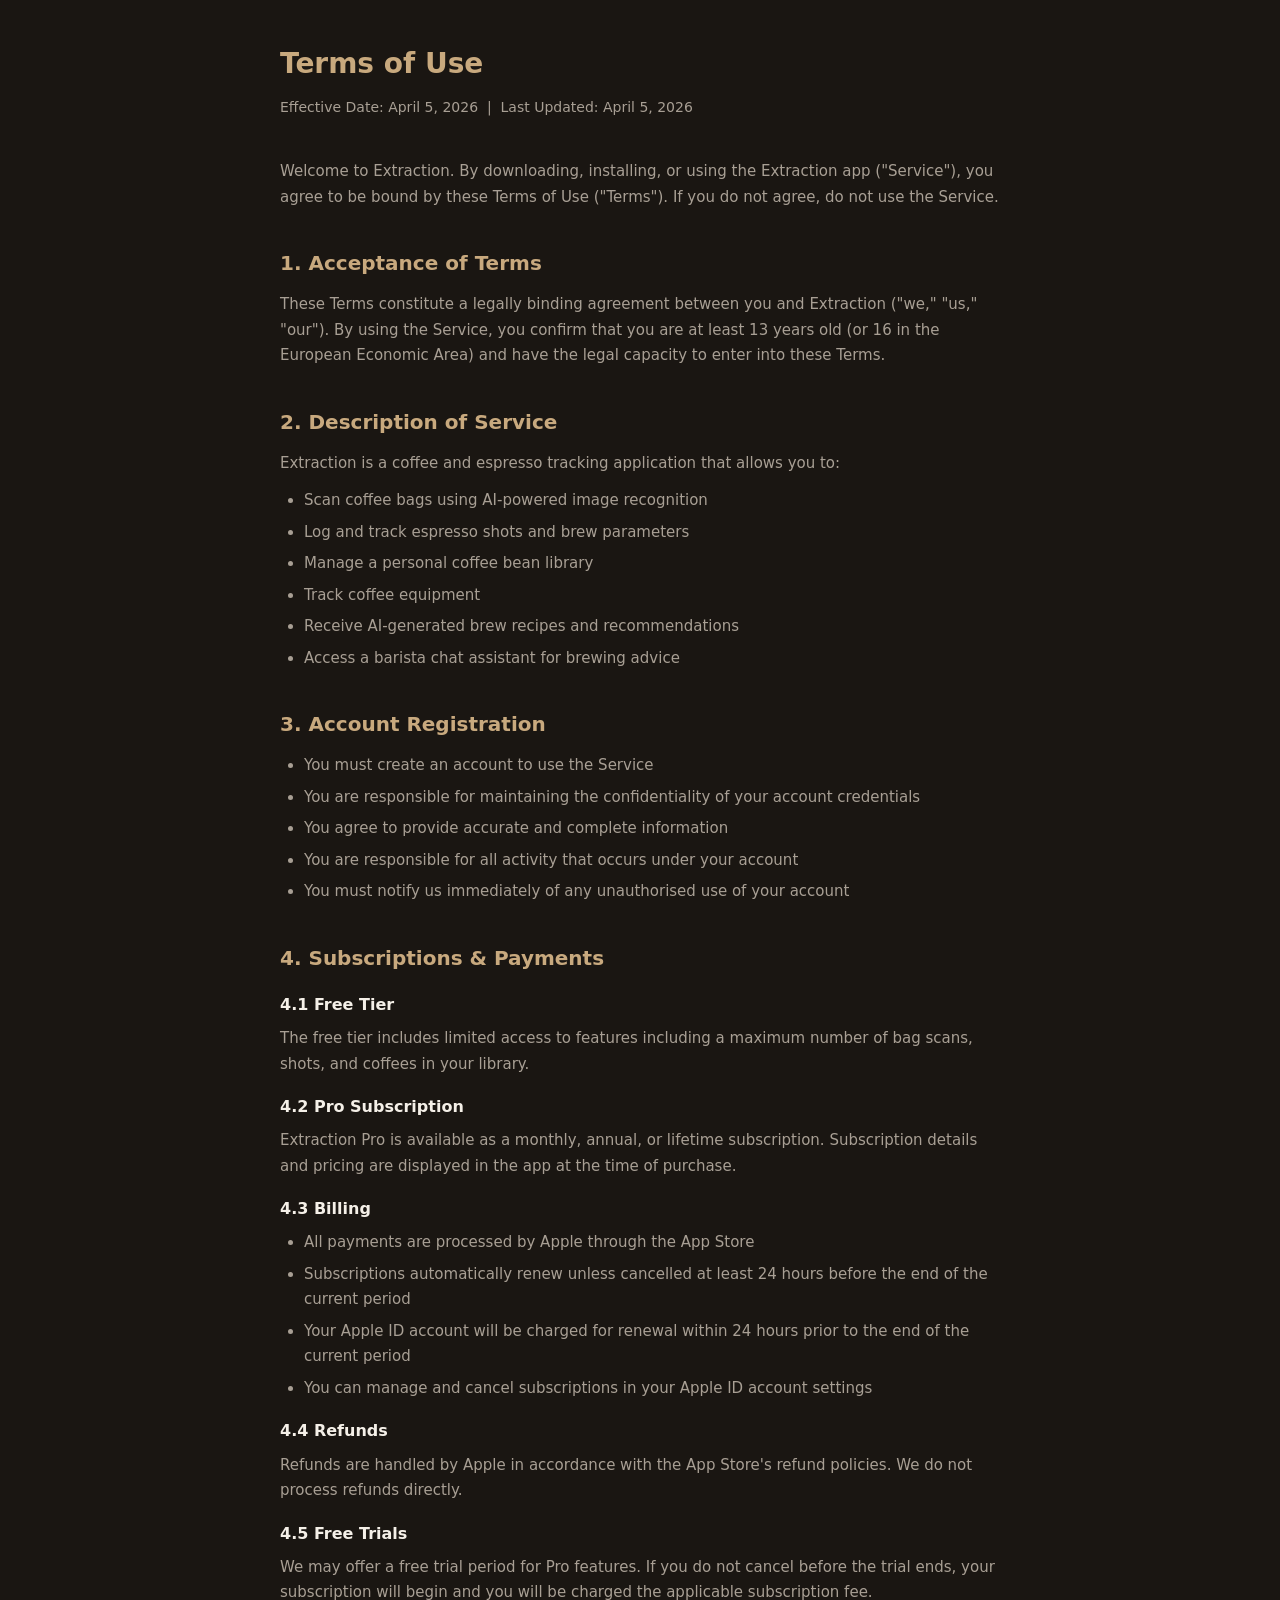
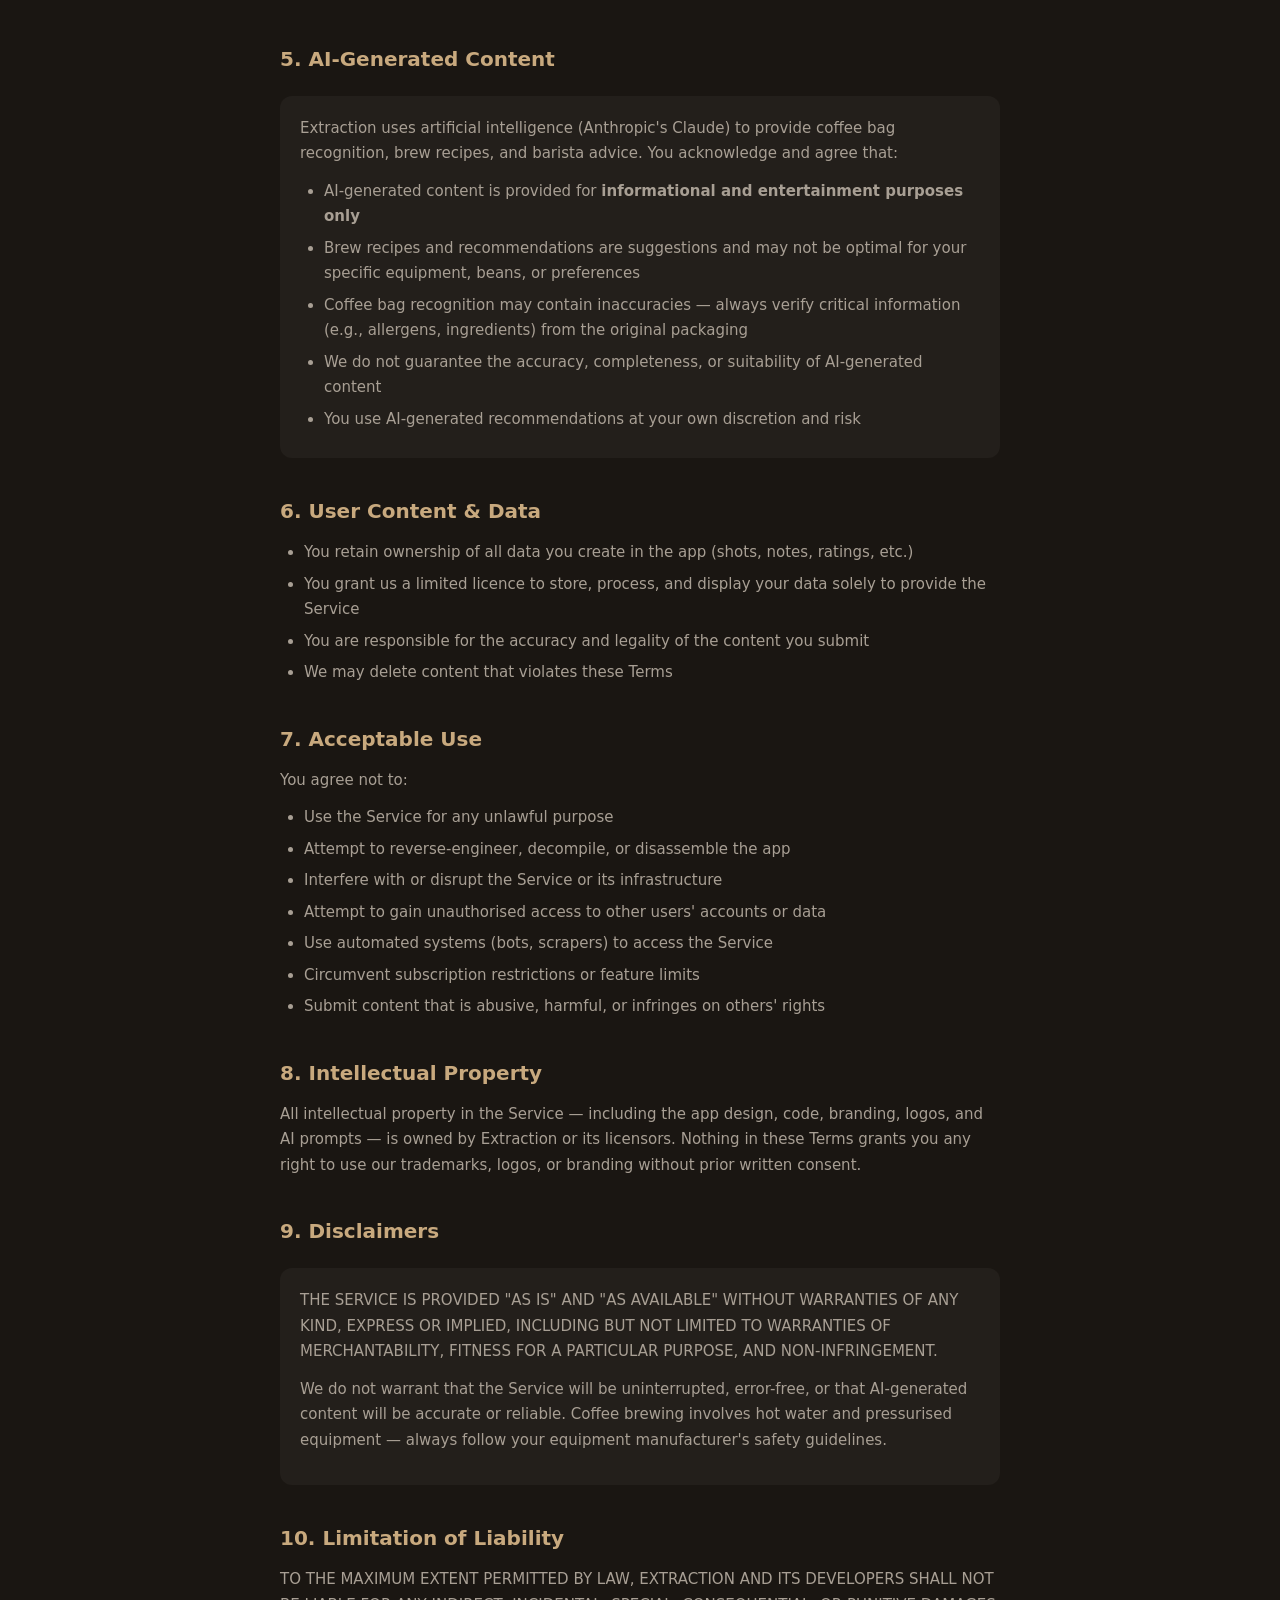
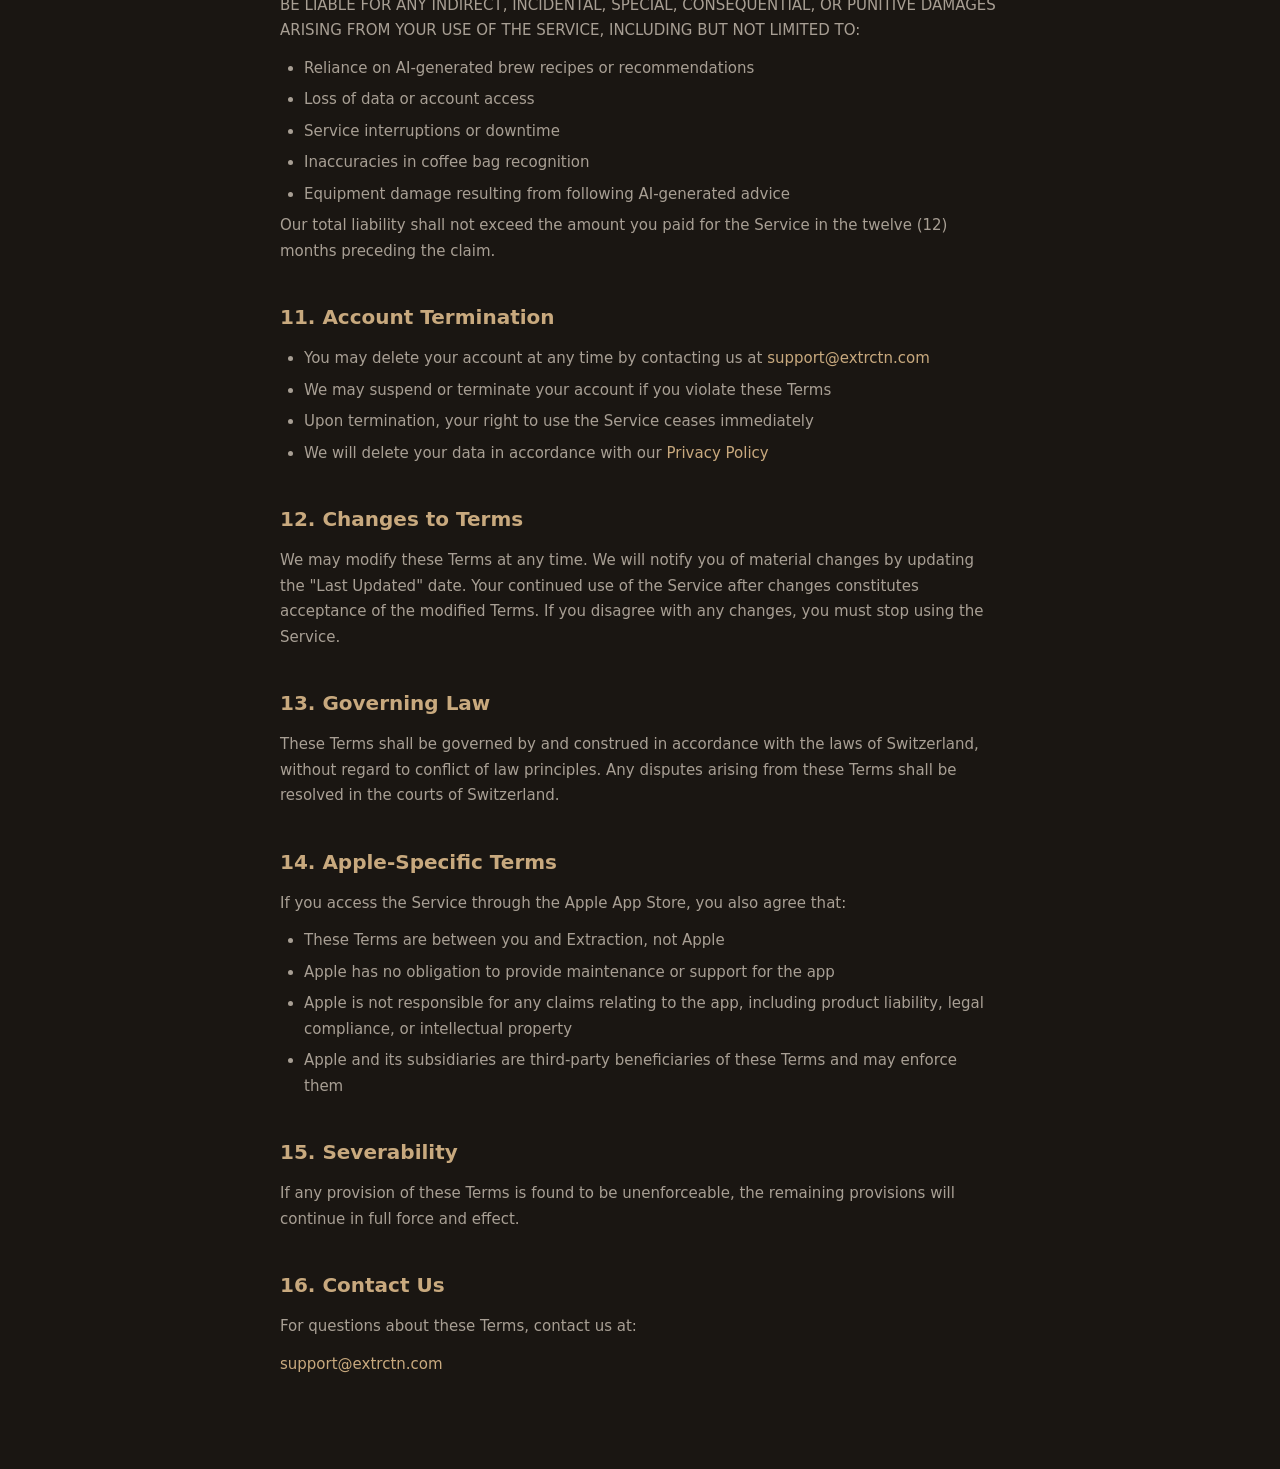
<file: terms.html>
<!DOCTYPE html>
<html lang="en">
<head>
  <meta charset="UTF-8">
  <meta name="viewport" content="width=device-width, initial-scale=1.0">
  <title>Terms of Use — Extraction</title>
  <style>
    :root { --bg: #1a1612; --card: #231f1b; --cream: #f5f0e8; --dim: #a89f94; --accent: #c8a97e; }
    * { margin: 0; padding: 0; box-sizing: border-box; }
    body { background: var(--bg); color: var(--cream); font-family: -apple-system, BlinkMacSystemFont, 'Segoe UI', system-ui, sans-serif; line-height: 1.7; padding: 40px 20px 80px; }
    .container { max-width: 720px; margin: 0 auto; }
    h1 { font-size: 28px; margin-bottom: 8px; color: var(--accent); }
    .effective { font-size: 14px; color: var(--dim); margin-bottom: 40px; }
    h2 { font-size: 20px; margin-top: 36px; margin-bottom: 12px; color: var(--accent); }
    p, li { font-size: 15px; color: var(--dim); margin-bottom: 12px; }
    ul { padding-left: 24px; }
    li { margin-bottom: 6px; }
    a { color: var(--accent); text-decoration: none; }
    a:hover { text-decoration: underline; }
    .highlight { background: var(--card); border-radius: 12px; padding: 20px; margin: 20px 0; }
  </style>
</head>
<body>
  <div class="container">
    <h1>Terms of Use</h1>
    <p class="effective">Effective Date: April 5, 2026 &nbsp;|&nbsp; Last Updated: April 5, 2026</p>

    <p>Welcome to Extraction. By downloading, installing, or using the Extraction app ("Service"), you agree to be bound by these Terms of Use ("Terms"). If you do not agree, do not use the Service.</p>

    <h2>1. Acceptance of Terms</h2>
    <p>These Terms constitute a legally binding agreement between you and Extraction ("we," "us," "our"). By using the Service, you confirm that you are at least 13 years old (or 16 in the European Economic Area) and have the legal capacity to enter into these Terms.</p>

    <h2>2. Description of Service</h2>
    <p>Extraction is a coffee and espresso tracking application that allows you to:</p>
    <ul>
      <li>Scan coffee bags using AI-powered image recognition</li>
      <li>Log and track espresso shots and brew parameters</li>
      <li>Manage a personal coffee bean library</li>
      <li>Track coffee equipment</li>
      <li>Receive AI-generated brew recipes and recommendations</li>
      <li>Access a barista chat assistant for brewing advice</li>
    </ul>

    <h2>3. Account Registration</h2>
    <ul>
      <li>You must create an account to use the Service</li>
      <li>You are responsible for maintaining the confidentiality of your account credentials</li>
      <li>You agree to provide accurate and complete information</li>
      <li>You are responsible for all activity that occurs under your account</li>
      <li>You must notify us immediately of any unauthorised use of your account</li>
    </ul>

    <h2>4. Subscriptions &amp; Payments</h2>

    <h3 style="font-size:16px; margin-top:16px; margin-bottom:8px; color: var(--cream);">4.1 Free Tier</h3>
    <p>The free tier includes limited access to features including a maximum number of bag scans, shots, and coffees in your library.</p>

    <h3 style="font-size:16px; margin-top:16px; margin-bottom:8px; color: var(--cream);">4.2 Pro Subscription</h3>
    <p>Extraction Pro is available as a monthly, annual, or lifetime subscription. Subscription details and pricing are displayed in the app at the time of purchase.</p>

    <h3 style="font-size:16px; margin-top:16px; margin-bottom:8px; color: var(--cream);">4.3 Billing</h3>
    <ul>
      <li>All payments are processed by Apple through the App Store</li>
      <li>Subscriptions automatically renew unless cancelled at least 24 hours before the end of the current period</li>
      <li>Your Apple ID account will be charged for renewal within 24 hours prior to the end of the current period</li>
      <li>You can manage and cancel subscriptions in your Apple ID account settings</li>
    </ul>

    <h3 style="font-size:16px; margin-top:16px; margin-bottom:8px; color: var(--cream);">4.4 Refunds</h3>
    <p>Refunds are handled by Apple in accordance with the App Store's refund policies. We do not process refunds directly.</p>

    <h3 style="font-size:16px; margin-top:16px; margin-bottom:8px; color: var(--cream);">4.5 Free Trials</h3>
    <p>We may offer a free trial period for Pro features. If you do not cancel before the trial ends, your subscription will begin and you will be charged the applicable subscription fee.</p>

    <h2>5. AI-Generated Content</h2>
    <div class="highlight">
      <p>Extraction uses artificial intelligence (Anthropic's Claude) to provide coffee bag recognition, brew recipes, and barista advice. You acknowledge and agree that:</p>
      <ul>
        <li>AI-generated content is provided for <strong>informational and entertainment purposes only</strong></li>
        <li>Brew recipes and recommendations are suggestions and may not be optimal for your specific equipment, beans, or preferences</li>
        <li>Coffee bag recognition may contain inaccuracies — always verify critical information (e.g., allergens, ingredients) from the original packaging</li>
        <li>We do not guarantee the accuracy, completeness, or suitability of AI-generated content</li>
        <li>You use AI-generated recommendations at your own discretion and risk</li>
      </ul>
    </div>

    <h2>6. User Content &amp; Data</h2>
    <ul>
      <li>You retain ownership of all data you create in the app (shots, notes, ratings, etc.)</li>
      <li>You grant us a limited licence to store, process, and display your data solely to provide the Service</li>
      <li>You are responsible for the accuracy and legality of the content you submit</li>
      <li>We may delete content that violates these Terms</li>
    </ul>

    <h2>7. Acceptable Use</h2>
    <p>You agree not to:</p>
    <ul>
      <li>Use the Service for any unlawful purpose</li>
      <li>Attempt to reverse-engineer, decompile, or disassemble the app</li>
      <li>Interfere with or disrupt the Service or its infrastructure</li>
      <li>Attempt to gain unauthorised access to other users' accounts or data</li>
      <li>Use automated systems (bots, scrapers) to access the Service</li>
      <li>Circumvent subscription restrictions or feature limits</li>
      <li>Submit content that is abusive, harmful, or infringes on others' rights</li>
    </ul>

    <h2>8. Intellectual Property</h2>
    <p>All intellectual property in the Service — including the app design, code, branding, logos, and AI prompts — is owned by Extraction or its licensors. Nothing in these Terms grants you any right to use our trademarks, logos, or branding without prior written consent.</p>

    <h2>9. Disclaimers</h2>
    <div class="highlight">
      <p>THE SERVICE IS PROVIDED "AS IS" AND "AS AVAILABLE" WITHOUT WARRANTIES OF ANY KIND, EXPRESS OR IMPLIED, INCLUDING BUT NOT LIMITED TO WARRANTIES OF MERCHANTABILITY, FITNESS FOR A PARTICULAR PURPOSE, AND NON-INFRINGEMENT.</p>
      <p style="margin-top: 12px;">We do not warrant that the Service will be uninterrupted, error-free, or that AI-generated content will be accurate or reliable. Coffee brewing involves hot water and pressurised equipment — always follow your equipment manufacturer's safety guidelines.</p>
    </div>

    <h2>10. Limitation of Liability</h2>
    <p>TO THE MAXIMUM EXTENT PERMITTED BY LAW, EXTRACTION AND ITS DEVELOPERS SHALL NOT BE LIABLE FOR ANY INDIRECT, INCIDENTAL, SPECIAL, CONSEQUENTIAL, OR PUNITIVE DAMAGES ARISING FROM YOUR USE OF THE SERVICE, INCLUDING BUT NOT LIMITED TO:</p>
    <ul>
      <li>Reliance on AI-generated brew recipes or recommendations</li>
      <li>Loss of data or account access</li>
      <li>Service interruptions or downtime</li>
      <li>Inaccuracies in coffee bag recognition</li>
      <li>Equipment damage resulting from following AI-generated advice</li>
    </ul>
    <p>Our total liability shall not exceed the amount you paid for the Service in the twelve (12) months preceding the claim.</p>

    <h2>11. Account Termination</h2>
    <ul>
      <li>You may delete your account at any time by contacting us at <a href="mailto:support@extrctn.com">support@extrctn.com</a></li>
      <li>We may suspend or terminate your account if you violate these Terms</li>
      <li>Upon termination, your right to use the Service ceases immediately</li>
      <li>We will delete your data in accordance with our <a href="https://extrctn.com/privacy">Privacy Policy</a></li>
    </ul>

    <h2>12. Changes to Terms</h2>
    <p>We may modify these Terms at any time. We will notify you of material changes by updating the "Last Updated" date. Your continued use of the Service after changes constitutes acceptance of the modified Terms. If you disagree with any changes, you must stop using the Service.</p>

    <h2>13. Governing Law</h2>
    <p>These Terms shall be governed by and construed in accordance with the laws of Switzerland, without regard to conflict of law principles. Any disputes arising from these Terms shall be resolved in the courts of Switzerland.</p>

    <h2>14. Apple-Specific Terms</h2>
    <p>If you access the Service through the Apple App Store, you also agree that:</p>
    <ul>
      <li>These Terms are between you and Extraction, not Apple</li>
      <li>Apple has no obligation to provide maintenance or support for the app</li>
      <li>Apple is not responsible for any claims relating to the app, including product liability, legal compliance, or intellectual property</li>
      <li>Apple and its subsidiaries are third-party beneficiaries of these Terms and may enforce them</li>
    </ul>

    <h2>15. Severability</h2>
    <p>If any provision of these Terms is found to be unenforceable, the remaining provisions will continue in full force and effect.</p>

    <h2>16. Contact Us</h2>
    <p>For questions about these Terms, contact us at:</p>
    <p><a href="mailto:support@extrctn.com">support@extrctn.com</a></p>
  </div>
</body>
</html>
</file>
<file: blog/blog.css>
/*
 * blog.css — shared styles for the Extraction blog.
 *
 * Each post's <head> links this file; the post's own HTML only carries
 * the article content + per-post <meta> and JSON-LD. Centralising the
 * styles here means a redesign is a one-file change and every post
 * gets a perf win (browser cache + shared HTTP/2 stream).
 *
 * Colour tokens mirror the main site:
 *   --bg    #0C0906  warm charcoal
 *   --ink   #EFE9DF  cream
 *   --amber #C4824A  editorial accent
 */

*, *::before, *::after { box-sizing: border-box; margin: 0; padding: 0; }

body {
  background: #0C0906;
  color: #EFE9DF;
  font-family: 'DM Sans', sans-serif;
  -webkit-font-smoothing: antialiased;
  -moz-osx-font-smoothing: grayscale;
  min-height: 100vh;
}

a { text-decoration: none; color: #C4824A; transition: color 0.15s ease; }
a:hover { text-decoration: underline; }

/* ── Nav ── */
.nav {
  position: sticky; top: 0; z-index: 10;
  height: 64px;
  background: rgba(12, 9, 6, 0.95);
  backdrop-filter: blur(12px); -webkit-backdrop-filter: blur(12px);
  display: flex; align-items: center; justify-content: space-between;
  padding: 0 32px;
  border-bottom: 1px solid rgba(239, 233, 223, 0.07);
}
.nav-wordmark {
  font-family: 'Cormorant Garamond', serif;
  font-style: italic; font-weight: 500; font-size: 22px;
  color: #EFE9DF;
}
.nav-wordmark:hover { text-decoration: none; }
.nav-download {
  font-family: 'DM Sans', sans-serif; font-size: 12px;
  background: #C4824A; color: #0C0906;
  border-radius: 20px; padding: 8px 16px;
  font-weight: 500; transition: background 0.15s ease;
}
.nav-download:hover { background: #D9955E; text-decoration: none; }

/* ── Article container ── */
article, .container { max-width: 720px; margin: 0 auto; padding: 64px 24px 120px; }
.blog-index.container { max-width: 760px; padding: 80px 24px 120px; }

.breadcrumb {
  font-size: 12px; color: rgba(239, 233, 223, 0.4);
  margin-bottom: 24px; letter-spacing: 0.5px;
}
.breadcrumb a { color: rgba(239, 233, 223, 0.55); }

h1 {
  font-family: 'Cormorant Garamond', serif; font-style: italic;
  font-weight: 300; font-size: 48px; line-height: 1.1;
  margin-bottom: 18px;
}
@media (max-width: 767px) { h1 { font-size: 34px; } }

.byline {
  font-size: 12px; color: rgba(239, 233, 223, 0.45);
  margin-bottom: 48px; letter-spacing: 1px;
  text-transform: uppercase;
}

/* Hero image — sits between byline and TOC. Full-width inside the 720px
   article container, 16:9 letterbox that doesn't CLS on load. */
.hero-img {
  width: 100%;
  aspect-ratio: 16 / 9;
  object-fit: cover;
  border-radius: 14px;
  margin: -16px 0 40px;
  display: block;
  border: 1px solid rgba(239, 233, 223, 0.08);
}

/* Inline image — mid-article visual break. Same container width as
   paragraphs, 16:9 letterbox, breathing room above and below. */
.inline-img {
  width: 100%;
  aspect-ratio: 16 / 9;
  object-fit: cover;
  border-radius: 12px;
  margin: 32px 0;
  display: block;
  border: 1px solid rgba(239, 233, 223, 0.08);
}
.inline-img + figcaption,
.img-caption {
  display: block;
  margin: -16px 0 32px;
  font-size: 12px;
  color: rgba(239, 233, 223, 0.4);
  letter-spacing: 0.3px;
  font-style: italic;
  text-align: center;
}

/* Index page hero */
h1.page-title {
  font-family: 'Cormorant Garamond', serif; font-style: italic;
  font-weight: 300; font-size: 56px; line-height: 1.05;
  color: #EFE9DF; margin-bottom: 16px;
}
@media (max-width: 767px) { h1.page-title { font-size: 40px; } }
.eyebrow {
  font-family: 'DM Sans', sans-serif; font-size: 11px;
  text-transform: uppercase; letter-spacing: 2.5px;
  color: #C4824A; margin-bottom: 20px;
}
.page-sub {
  font-family: 'DM Sans', sans-serif; font-size: 17px;
  color: rgba(239, 233, 223, 0.55); line-height: 1.6;
  margin-bottom: 56px; max-width: 560px;
}

article h2 {
  font-family: 'Cormorant Garamond', serif; font-style: italic;
  font-weight: 400; font-size: 30px; line-height: 1.2;
  color: #EFE9DF;
  margin: 48px 0 16px;
}
article h3 {
  font-family: 'DM Sans', sans-serif; font-weight: 500;
  font-size: 17px; color: #C4824A;
  margin: 32px 0 10px; letter-spacing: 0.3px;
}
article p, article li {
  font-size: 16px; line-height: 1.75;
  color: rgba(239, 233, 223, 0.82);
  margin-bottom: 16px;
}
article ul, article ol { padding-left: 24px; margin-bottom: 16px; }
article li { margin-bottom: 8px; }
article blockquote {
  border-left: 2px solid #C4824A;
  padding: 2px 0 2px 18px;
  margin: 24px 0;
  font-family: 'Cormorant Garamond', serif; font-style: italic;
  font-size: 20px; line-height: 1.5;
  color: rgba(239, 233, 223, 0.9);
}
article strong { color: #EFE9DF; font-weight: 500; }
article code {
  font-family: 'JetBrains Mono', monospace;
  font-size: 14px;
  background: rgba(196, 130, 74, 0.1);
  color: #C4824A;
  padding: 2px 6px;
  border-radius: 4px;
}
article table {
  width: 100%;
  border-collapse: collapse;
  margin: 24px 0;
  font-size: 14px;
}
article th, article td {
  padding: 10px 12px;
  text-align: left;
  border-bottom: 1px solid rgba(239, 233, 223, 0.08);
}
article th {
  font-weight: 500;
  color: #C4824A;
  text-transform: uppercase;
  font-size: 11px;
  letter-spacing: 1px;
}

/* CTA island */
.cta {
  margin: 56px 0 24px;
  padding: 32px;
  background: #16120D;
  border: 1px solid rgba(196, 130, 74, 0.2);
  border-radius: 16px;
  text-align: center;
}
.cta h3 {
  font-family: 'Cormorant Garamond', serif; font-style: italic;
  font-weight: 400; color: #EFE9DF;
  font-size: 24px; margin: 0 0 10px; letter-spacing: 0;
}
.cta p { color: rgba(239, 233, 223, 0.6); margin-bottom: 20px; font-size: 14px; }
.cta-btn {
  display: inline-block;
  background: linear-gradient(135deg, #C4824A, #D9955E);
  color: #0C0906;
  padding: 14px 24px;
  border-radius: 12px;
  font-weight: 500;
  font-size: 14px;
}
.cta-btn:hover { text-decoration: none; opacity: 0.9; }

/* TOC */
.toc {
  padding: 20px 24px;
  background: #16120D;
  border: 1px solid rgba(239, 233, 223, 0.1);
  border-radius: 12px;
  margin-bottom: 40px;
}
.toc-label {
  font-size: 10px; text-transform: uppercase; letter-spacing: 2px;
  color: rgba(239, 233, 223, 0.4); margin-bottom: 10px;
}
.toc a { color: rgba(239, 233, 223, 0.7); font-size: 14px; display: block; padding: 4px 0; }

/* FAQ */
.faq { margin-top: 48px; }
.faq-q {
  font-family: 'DM Sans', sans-serif; font-weight: 500;
  font-size: 17px; color: #EFE9DF;
  margin: 24px 0 8px;
}
.faq-a { color: rgba(239, 233, 223, 0.75); font-size: 15px; line-height: 1.7; }

/* Post listing (blog index) */
.post-list { display: flex; flex-direction: column; gap: 24px; }
.post-card {
  display: block;
  padding: 24px 28px;
  background: #16120D;
  border: 1px solid rgba(239, 233, 223, 0.10);
  border-radius: 16px;
  transition: border-color 0.15s ease, transform 0.15s ease;
  color: inherit;
}
.post-card:hover {
  border-color: rgba(196, 130, 74, 0.35);
  transform: translateY(-2px);
  text-decoration: none;
}
.post-meta {
  font-family: 'DM Sans', sans-serif; font-size: 11px;
  text-transform: uppercase; letter-spacing: 1.5px;
  color: rgba(239, 233, 223, 0.4);
  margin-bottom: 10px;
}
.post-title {
  font-family: 'Cormorant Garamond', serif; font-style: italic;
  font-size: 24px; color: #EFE9DF; margin-bottom: 8px;
  line-height: 1.2;
}
.post-excerpt {
  font-family: 'DM Sans', sans-serif; font-size: 14px;
  color: rgba(239, 233, 223, 0.65); line-height: 1.6;
}

/* Related posts (link back at end of article) */
.related {
  margin-top: 64px;
  padding-top: 32px;
  border-top: 1px solid rgba(239, 233, 223, 0.08);
}
.related-label {
  font-size: 10px; text-transform: uppercase; letter-spacing: 2px;
  color: rgba(239, 233, 223, 0.4); margin-bottom: 16px;
}
.related a {
  display: block;
  padding: 10px 0;
  color: rgba(239, 233, 223, 0.8);
  font-size: 15px;
}
.related a:hover { color: #C4824A; }

/* Footer on article pages */
.article-footer {
  margin-top: 64px;
  color: rgba(239, 233, 223, 0.4);
  font-size: 14px;
}

a:focus-visible, button:focus-visible {
  outline: 2px solid #C4824A; outline-offset: 2px;
}
</file>
